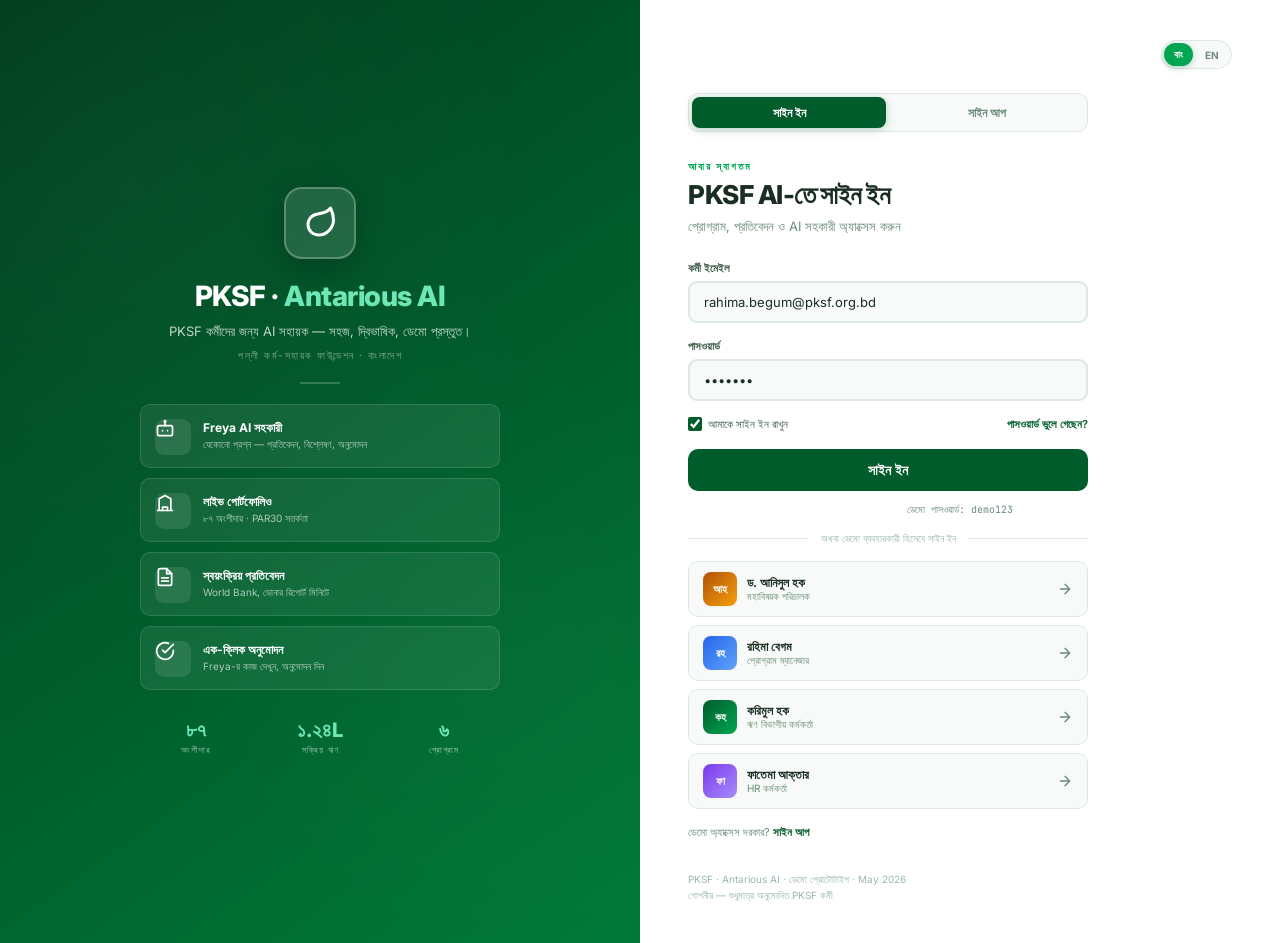
<file: cursor-prototype/index.html>
<!DOCTYPE html>
<html lang="bn" data-theme="light">
<head>
  <meta charset="UTF-8">
  <meta name="viewport" content="width=device-width, initial-scale=1">
  <title>PKSF · Antarious AI — সহজ সংস্করণ</title>
  <link rel="stylesheet" href="css/styles.css">
</head>
<body>

<!-- Auth: Login / Sign Up -->
<div id="auth-screen">
  <div class="auth-wrapper">
    <div class="auth-brand">
      <div class="auth-brand-logo" id="auth-brand-logo"></div>
      <div class="auth-brand-name">PKSF · <span>Antarious AI</span></div>
      <p class="auth-brand-tagline" id="auth-brand-tagline"></p>
      <p class="auth-brand-org" id="auth-brand-org"></p>
      <div class="auth-brand-divider"></div>
      <div class="auth-features">
        <div class="auth-feat"><span class="auth-feat-ic" id="auth-ic-freya"></span><div><strong id="auth-feat-freya"></strong><span id="auth-feat-freya-desc"></span></div></div>
        <div class="auth-feat"><span class="auth-feat-ic" id="auth-ic-portfolio"></span><div><strong id="auth-feat-portfolio"></strong><span id="auth-feat-portfolio-desc"></span></div></div>
        <div class="auth-feat"><span class="auth-feat-ic" id="auth-ic-reports"></span><div><strong id="auth-feat-reports"></strong><span id="auth-feat-reports-desc"></span></div></div>
        <div class="auth-feat"><span class="auth-feat-ic" id="auth-ic-approve"></span><div><strong id="auth-feat-approve"></strong><span id="auth-feat-approve-desc"></span></div></div>
      </div>
      <div class="auth-stats">
        <div><div class="auth-stat-val">৮৭</div><div class="auth-stat-lbl" id="auth-stat-partners-lbl"></div></div>
        <div><div class="auth-stat-val">১.২৪L</div><div class="auth-stat-lbl" id="auth-stat-loans-lbl"></div></div>
        <div><div class="auth-stat-val">৬</div><div class="auth-stat-lbl" id="auth-stat-programs-lbl"></div></div>
      </div>
    </div>

    <div class="auth-form-panel">
      <div class="auth-form-top">
        <div class="lang-toggle" id="auth-lang-toggle" title="">
          <button type="button" class="lang-btn on" data-lang="bn" onclick="Auth.setLang('bn')">বাং</button>
          <button type="button" class="lang-btn" data-lang="en" onclick="Auth.setLang('en')">EN</button>
        </div>
      </div>

      <div class="auth-tabs">
        <button type="button" class="auth-tab on" id="auth-tab-login" onclick="Auth.setView('login')"></button>
        <button type="button" class="auth-tab" id="auth-tab-signup" onclick="Auth.setView('signup')"></button>
      </div>

      <div id="auth-login-panel">
        <div class="auth-hd">
          <div class="auth-welcome" id="auth-login-welcome"></div>
          <h1 class="auth-title" id="auth-login-title"></h1>
          <p class="auth-sub" id="auth-login-sub"></p>
        </div>
        <form id="login-form" class="auth-form">
          <div class="auth-field">
            <label class="auth-label" id="auth-label-email" for="login-email"></label>
            <input class="auth-input" type="email" id="login-email" value="rahima.begum@pksf.org.bd" autocomplete="username">
          </div>
          <div class="auth-field">
            <label class="auth-label" id="auth-label-password" for="login-pass"></label>
            <input class="auth-input" type="password" id="login-pass" value="demo123" autocomplete="current-password">
          </div>
          <div class="auth-row">
            <label class="auth-check"><input type="checkbox" id="auth-remember" checked><span id="auth-remember-label"></span></label>
            <button type="button" class="auth-link" id="auth-forgot" onclick="Auth.toast(t('toast.forgotDemo'), 'info', 'a')"></button>
          </div>
          <button type="submit" class="btn btn-pri btn-lg auth-submit" id="auth-signin-btn"></button>
        </form>
        <p class="auth-demo-hint" id="auth-demo-hint"></p>
        <div class="auth-divider"><span id="auth-or-demo"></span></div>
        <div class="auth-demo-list" id="auth-demo-list"></div>
        <p class="auth-switch-line"><span id="auth-switch-signup-text"></span> <button type="button" class="auth-link" id="auth-go-signup" onclick="Auth.setView('signup')"></button></p>
      </div>

      <div id="auth-signup-panel" class="is-hidden">
        <div class="auth-hd">
          <div class="auth-welcome" id="auth-signup-welcome"></div>
          <h1 class="auth-title" id="auth-signup-title"></h1>
          <p class="auth-sub" id="auth-signup-sub"></p>
        </div>
        <form id="signup-form" class="auth-form">
          <div class="auth-field">
            <label class="auth-label" id="auth-label-name" for="signup-name"></label>
            <input class="auth-input" type="text" id="signup-name" autocomplete="name">
          </div>
          <div class="auth-field">
            <label class="auth-label" id="auth-label-signup-email" for="signup-email"></label>
            <input class="auth-input" type="email" id="signup-email" autocomplete="email">
          </div>
          <div class="auth-field">
            <label class="auth-label" id="auth-label-role" for="signup-role"></label>
            <select class="auth-input auth-select" id="signup-role"></select>
          </div>
          <div class="auth-field">
            <label class="auth-label" id="auth-label-signup-pass" for="signup-pass"></label>
            <input class="auth-input" type="password" id="signup-pass" autocomplete="new-password">
          </div>
          <div class="auth-field">
            <label class="auth-label" id="auth-label-confirm" for="signup-pass2"></label>
            <input class="auth-input" type="password" id="signup-pass2" autocomplete="new-password">
          </div>
          <button type="submit" class="btn btn-pri btn-lg auth-submit" id="auth-signup-btn"></button>
        </form>
        <p class="auth-switch-line"><span id="auth-switch-login-text"></span> <button type="button" class="auth-link" id="auth-go-login" onclick="Auth.setView('login')"></button></p>
      </div>

      <div class="auth-footer">
        <div id="auth-footer-main"></div>
        <div id="auth-footer-note"></div>
      </div>
    </div>
  </div>
</div>

<div id="shell" class="is-hidden">
  <header id="topbar">
    <div class="tb-brand">
      <div class="tb-logo" id="tb-logo"></div>
      <div class="tb-brand-text">
        <div class="tb-brand-main">PKSF · Antarious</div>
        <div class="tb-brand-sub" id="brand-sub">AI সহায়ক প্ল্যাটফর্ম</div>
      </div>
    </div>

    <div class="tb-freya-bar" onclick="App.openFreya()" id="freya-bar" title="">
      <div class="tb-fa" id="tb-fa"></div>
      <div class="tb-fstatus" id="freya-status-text">
        <strong>Freya</strong> আপনার জন্য ৪টি কাজ প্রস্তুত করেছে — অনুমোদনের অপেক্ষায়
      </div>
      <div class="tb-fdot"></div>
    </div>

    <div class="tb-controls">
      <div class="lang-toggle" id="lang-toggle" title="">
        <button class="lang-btn on" data-lang="bn" onclick="App.setLang('bn', this)">বাং</button>
        <button class="lang-btn" data-lang="en" onclick="App.setLang('en', this)">EN</button>
      </div>
      <div class="mode-toggle" id="mode-toggle" title="">
        <button class="mode-btn" data-mode="manual" onclick="App.setMode('manual', this)" id="mode-manual">আমি করব</button>
        <button class="mode-btn on" data-mode="semi" onclick="App.setMode('semi', this)" id="mode-semi">AI প্রস্তাব</button>
        <button class="mode-btn" data-mode="full" onclick="App.setMode('full', this)" id="mode-full">AI স্বয়ং</button>
      </div>
      <button class="tb-icon-btn" id="theme-btn" onclick="App.toggleTheme()" title="থিম পরিবর্তন"></button>
      <button class="tb-icon-btn" id="notif-btn" onclick="App.nav('tasks')" title="বিজ্ঞপ্তি">
        <span class="tb-ndot"></span>
      </button>
      <div class="tb-user-wrap" id="user-wrap">
        <div class="tb-user" id="user-switcher" onclick="App.toggleRoleMenu(event)" title="">
          <div class="tb-av" id="user-av">রহ</div>
          <div>
            <div class="tb-uname" id="user-name">রহিমা বেগম</div>
            <div class="tb-urole" id="user-role">প্রোগ্রাম ম্যানেজার</div>
          </div>
          <span class="tb-user-chevron" id="user-chevron"></span>
        </div>
        <div class="role-menu" id="role-menu"></div>
      </div>
    </div>
  </header>

  <nav id="sidebar">
    <div class="sb-inner" id="nav-list"></div>
    <div class="sb-footer">
      <div class="sb-org">
        <div class="sb-org-av" id="sb-org-av"></div>
        <div>
          <div class="sb-org-name">PKSF</div>
          <div class="sb-org-type" id="org-type">পল্লী কর্ম-সহায়ক ফাউন্ডেশন</div>
        </div>
      </div>
    </div>
  </nav>

  <main id="content">
    <div class="content-area" id="main-content"></div>
  </main>
</div>

<!-- Output Modal -->
<div id="output-modal">
  <div class="output-box">
    <div class="ob-header">
      <div>
        <div class="ob-agent-label" id="ob-agent"></div>
        <div class="ob-title" id="ob-title"></div>
      </div>
      <button class="ob-close" onclick="App.closeOutput()" id="ob-close-btn"></button>
    </div>
    <div class="ob-body" id="ob-body"></div>
    <div class="ob-footer" id="ob-footer"></div>
  </div>
</div>

<!-- Freya Chat Panel -->
<aside id="freya-panel">
  <div class="fp-header">
    <div class="fp-avatar" id="fp-avatar"></div>
    <div>
      <div class="fp-name" id="fp-name">Freya — আপনার AI সহকারী</div>
      <div class="fp-status" id="fp-status"><span class="status-dot sd-g"></span> অনলাইন · বাংলা ও ইংরেজি বুঝে</div>
    </div>
    <button class="btn btn-sm btn-sec btn-icon-only" style="margin-left:auto" id="fp-close-btn" onclick="App.closeFreya()"></button>
  </div>
  <div class="fp-quick" id="fp-quick"></div>
  <div id="fp-msgs"></div>
  <div class="fp-input-area">
    <div class="fp-input-row">
      <input type="text" class="fp-input" id="fp-input" placeholder="" onkeydown="if(event.key==='Enter')App.fpSend()">
      <button class="btn btn-pri btn-sm" id="fp-send-btn" onclick="App.fpSend()">পাঠান</button>
    </div>
  </div>
</aside>

<!-- Welcome Modal -->
<div id="welcome-modal">
  <div class="welcome-box">
    <div class="welcome-box-ic" id="welcome-ic"></div>
    <h2 id="welcome-title">PKSF Antarious AI-তে স্বাগতম</h2>
    <p id="welcome-body">এটি একটি <strong>সহজ সংস্করণ</strong> — কোনো প্রযুক্তি জানার দরকার নেই। Freya AI আপনার কাজ প্রস্তুত করবে, আপনি শুধু <strong>দেখুন, তারপর অনুমোদন দিন</strong>।</p>
    <button class="btn btn-pri btn-lg" id="welcome-start-btn" onclick="App.closeWelcome()">শুরু করুন</button>
  </div>
</div>

<!-- Action Modal (download / email / sources / preview) -->
<div id="action-modal">
  <div class="action-box">
    <div class="action-header">
      <div>
        <div class="action-label" id="action-label"></div>
        <div class="action-title" id="action-title"></div>
      </div>
      <button class="ob-close" id="action-close-btn" onclick="App.closeActionModal()"></button>
    </div>
    <div class="action-body" id="action-body"></div>
    <div class="action-footer" id="action-footer"></div>
  </div>
</div>

<div id="toast-container"></div>

<script src="js/icons.js"></script>
<script src="js/i18n.js"></script>
<script src="js/data.js"></script>
<script src="js/screens.js"></script>
<script src="js/app.js"></script>
<script src="js/auth.js"></script>
<script>
document.addEventListener('DOMContentLoaded', function() {
  document.getElementById('auth-brand-logo').innerHTML = Icons.i('leaf', 36, 'icon-white');
  document.getElementById('auth-ic-freya').innerHTML = Icons.i('bot', 20, 'icon-white');
  document.getElementById('auth-ic-portfolio').innerHTML = Icons.i('bank', 20, 'icon-white');
  document.getElementById('auth-ic-reports').innerHTML = Icons.i('file-text', 20, 'icon-white');
  document.getElementById('auth-ic-approve').innerHTML = Icons.i('check-circle', 20, 'icon-white');
  Auth.init();
});
</script>
</body>
</html>
</file>
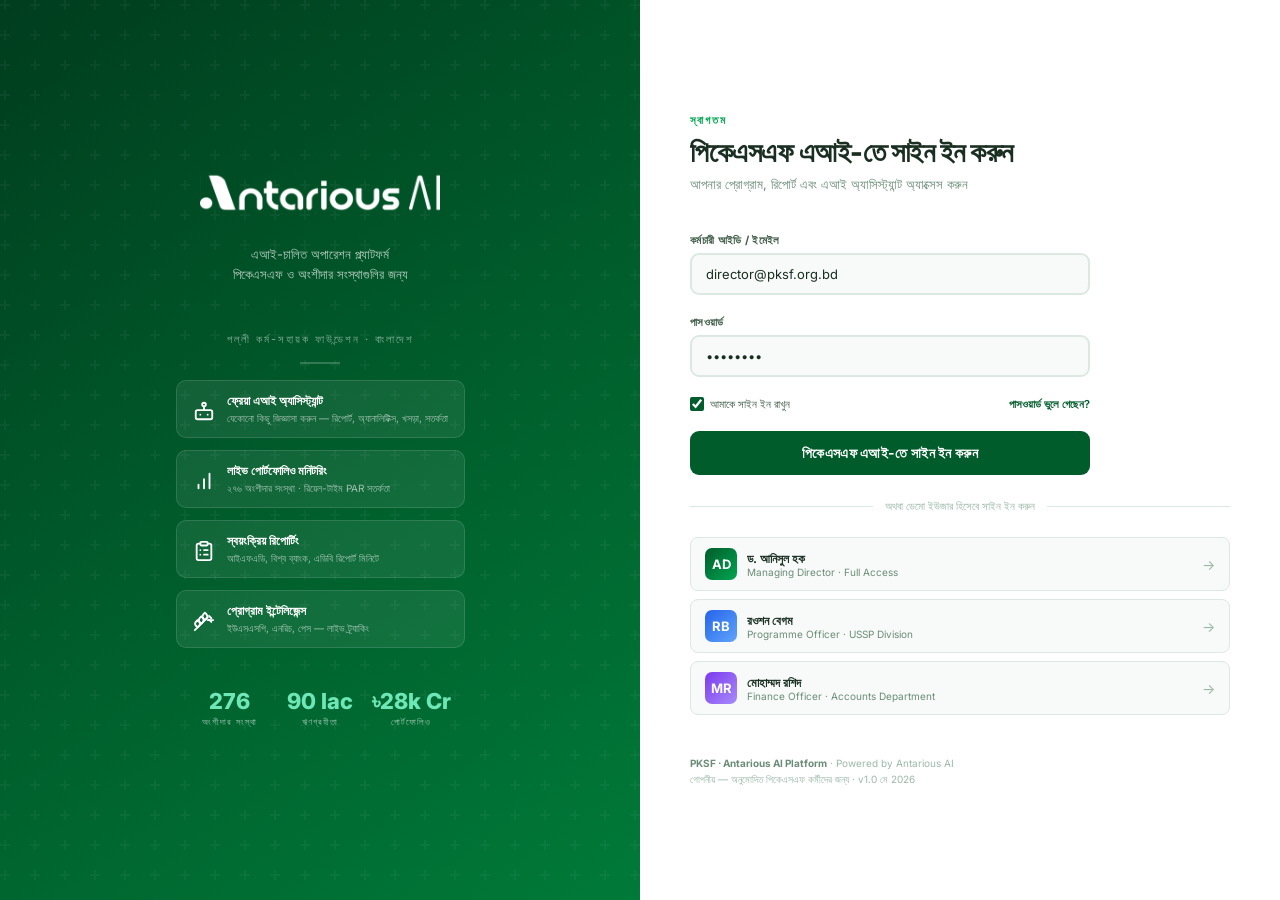
<file: prototype/index.html>
<!DOCTYPE html>
<html lang="en" data-theme="light">
<head>
<meta charset="UTF-8">
<meta name="viewport" content="width=device-width,initial-scale=1">
<title>PKSF · Antarious AI — Login</title>
<link rel="stylesheet" href="css/styles.css">
<style>
body { margin: 0; min-height: 100vh; background: var(--bg); display: flex; align-items: center; justify-content: center; }

.login-wrapper {
  display: grid;
  grid-template-columns: 1fr 1fr;
  min-height: 100vh;
  width: 100%;
}

/* Left panel — branding */
.login-brand {
  background: linear-gradient(145deg, #003d1e 0%, #005C2B 50%, #007A38 100%);
  display: flex; flex-direction: column;
  justify-content: center; align-items: center;
  padding: 60px 40px; text-align: center;
  position: relative; overflow: hidden;
}
.login-brand::before {
  content: '';
  position: absolute; inset: 0;
  background: url("data:image/svg+xml,%3Csvg width='60' height='60' viewBox='0 0 60 60' xmlns='http://www.w3.org/2000/svg'%3E%3Cg fill='none' fill-rule='evenodd'%3E%3Cg fill='%23ffffff' fill-opacity='0.04'%3E%3Cpath d='M36 34v-4h-2v4h-4v2h4v4h2v-4h4v-2h-4zm0-30V0h-2v4h-4v2h4v4h2V6h4V4h-4zM6 34v-4H4v4H0v2h4v4h2v-4h4v-2H6zM6 4V0H4v4H0v2h4v4h2V6h4V4H6z'/%3E%3C/g%3E%3C/g%3E%3C/svg%3E");
}
.brand-logo {
  width: 80px; height: 80px; border-radius: 20px;
  background: rgba(255,255,255,.15);
  border: 2px solid rgba(255,255,255,.3);
  display: flex; align-items: center; justify-content: center;
  font-size: 40px; margin-bottom: 24px;
  box-shadow: 0 8px 32px rgba(0,0,0,.3);
}
.brand-name {
  font-size: 32px; font-weight: 800; color: #fff;
  letter-spacing: -1px; margin-bottom: 4px;
}
.brand-name span { color: #6ee7b7; }
.brand-tagline {
  font-size: 13px; color: rgba(255,255,255,.7);
  margin-bottom: 40px; line-height: 1.5;
}
.brand-org {
  font-size: 11px; color: rgba(255,255,255,.5);
  letter-spacing: 2px; text-transform: uppercase;
  margin-top: 8px;
}
.brand-divider { width: 40px; height: 2px; background: rgba(255,255,255,.2); margin: 16px auto; }

.brand-features { display: flex; flex-direction: column; gap: 12px; max-width: 360px; margin-bottom: 40px; }
.bf-item {
  display: flex; align-items: center; gap: 12px;
  background: rgba(255,255,255,.07);
  border: 1px solid rgba(255,255,255,.12);
  border-radius: 10px; padding: 12px 16px; text-align: left;
}
.bf-ic { font-size: 20px; flex-shrink: 0; }
.bf-text strong { display: block; font-size: 12px; font-weight: 700; color: #fff; }
.bf-text span   { font-size: 10px; color: rgba(255,255,255,.6); }

.brand-stats {
  display: grid; grid-template-columns: repeat(3,1fr);
  gap: 12px; max-width: 360px;
}
.bs-item { text-align: center; }
.bs-val  { font-size: 22px; font-weight: 800; color: #6ee7b7; }
.bs-lbl  { font-size: 9px; color: rgba(255,255,255,.6); text-transform: uppercase; letter-spacing: 1px; margin-top: 2px; }

/* Right panel — form */
.login-form-panel {
  display: flex; flex-direction: column;
  justify-content: center; padding: 60px 50px;
  background: var(--card);
}
.lf-header { margin-bottom: 40px; }
.lf-welcome { font-size: 11px; font-weight: 600; color: var(--acc); letter-spacing: 2px; text-transform: uppercase; margin-bottom: 8px; }
.lf-title   { font-size: 28px; font-weight: 800; color: var(--tx); letter-spacing: -.5px; margin-bottom: 6px; }
.lf-sub     { font-size: 13px; color: var(--tx3); }

.lf-form { max-width: 400px; }
.lf-group { margin-bottom: 20px; }
.lf-label {
  display: block; font-size: 11px; font-weight: 700;
  color: var(--tx2); margin-bottom: 6px; letter-spacing: .3px;
}
.lf-input {
  width: 100%; padding: 11px 14px;
  border: 2px solid var(--border); border-radius: 9px;
  font-size: 13px; color: var(--tx); background: var(--card2);
  outline: none; transition: all .15s;
}
.lf-input:focus { border-color: var(--pri); background: var(--card); }
.lf-input::placeholder { color: var(--tx4); }

.lf-row { display: flex; align-items: center; justify-content: space-between; margin-bottom: 20px; }
.lf-check { display: flex; align-items: center; gap: 6px; font-size: 11px; color: var(--tx2); cursor: pointer; }
.lf-check input { width: 14px; height: 14px; accent-color: var(--pri); }
.lf-forgot { font-size: 11px; color: var(--pri); font-weight: 600; cursor: pointer; }
.lf-forgot:hover { text-decoration: underline; }

.lf-submit {
  width: 100%; padding: 13px;
  background: var(--pri); color: #fff;
  border: none; border-radius: 9px;
  font-size: 14px; font-weight: 700;
  cursor: pointer; transition: all .2s; letter-spacing: .3px;
}
.lf-submit:hover { background: var(--pri2); box-shadow: 0 6px 20px rgba(0,92,43,.35); transform: translateY(-1px); }

.lf-divider { display: flex; align-items: center; gap: 12px; margin: 24px 0; }
.lf-div-line { flex: 1; height: 1px; background: var(--border); }
.lf-div-text { font-size: 11px; color: var(--tx4); }

.demo-accounts { display: flex; flex-direction: column; gap: 8px; }
.demo-account {
  display: flex; align-items: center; gap: 10px;
  padding: 10px 14px; border: 1px solid var(--border);
  border-radius: 8px; cursor: pointer; transition: all .15s;
  background: var(--card2);
}
.demo-account:hover { border-color: var(--pri); background: rgba(0,92,43,.04); }
.da-av {
  width: 32px; height: 32px; border-radius: 7px;
  display: flex; align-items: center; justify-content: center;
  font-size: 13px; font-weight: 700; color: #fff;
  flex-shrink: 0;
}
.da-name { font-size: 12px; font-weight: 700; color: var(--tx); }
.da-role { font-size: 10px; color: var(--tx3); }
.da-arrow { margin-left: auto; font-size: 14px; color: var(--tx4); }

.lf-footer { margin-top: 40px; font-size: 10px; color: var(--tx4); line-height: 1.6; }
.lf-footer strong { color: var(--tx3); }

@media(max-width: 900px) {
  .login-wrapper { grid-template-columns: 1fr; }
  .login-brand { display: none; }
}
</style>
</head>
<body>
<div class="login-wrapper">

  <!-- BRAND PANEL -->
  <div class="login-brand">
    <img class="brand-logo-img" src="assets/antarious-logo.svg" alt="Antarious">
    <div class="brand-tagline">AI-Powered Operations Platform<br>for PKSF &amp; Partner Organizations</div>
    <div class="brand-org">Palli Karma-Sahayak Foundation · Bangladesh</div>
    <div class="brand-divider"></div>

    <div class="brand-features">
      <div class="bf-item">
        <div class="bf-ic">🤖</div>
        <div class="bf-text">
          <strong>Freya AI Assistant</strong>
          <span>Ask anything — reports, analytics, drafts, alerts</span>
        </div>
      </div>
      <div class="bf-item">
        <div class="bf-ic">📊</div>
        <div class="bf-text">
          <strong>Live Portfolio Monitoring</strong>
          <span>276 Partner Orgs · Real-time PAR alerts</span>
        </div>
      </div>
      <div class="bf-item">
        <div class="bf-ic">📋</div>
        <div class="bf-text">
          <strong>Automated Reporting</strong>
          <span>IFAD, World Bank, ADB reports in minutes</span>
        </div>
      </div>
      <div class="bf-item">
        <div class="bf-ic">🌾</div>
        <div class="bf-text">
          <strong>Programme Intelligence</strong>
          <span>USSP, ENRICH, PACE — live tracking</span>
        </div>
      </div>
    </div>

    <div class="brand-stats">
      <div class="bs-item"><div class="bs-val">276</div><div class="bs-lbl">Partner Orgs</div></div>
      <div class="bs-item"><div class="bs-val">90 lac</div><div class="bs-lbl">Borrowers</div></div>
      <div class="bs-item"><div class="bs-val">৳28k Cr</div><div class="bs-lbl">Portfolio</div></div>
    </div>
  </div>

  <!-- FORM PANEL -->
  <div class="login-form-panel">
    <div class="lf-header">
      <div class="lf-welcome">Welcome Back</div>
      <div class="lf-title">Sign in to PKSF AI</div>
      <div class="lf-sub">Access your programmes, reports, and AI assistant</div>
    </div>

    <div class="lf-form">
      <div class="lf-group">
        <label class="lf-label">Employee ID / Email</label>
        <input class="lf-input" type="text" placeholder="e.g. emp001@pksf.org.bd" id="login-email" value="director@pksf.org.bd">
      </div>
      <div class="lf-group">
        <label class="lf-label">Password</label>
        <input class="lf-input" type="password" placeholder="Enter your password" id="login-pass" value="••••••••">
      </div>
      <div class="lf-row">
        <label class="lf-check"><input type="checkbox" checked> Keep me signed in</label>
        <span class="lf-forgot">Forgot password?</span>
      </div>
      <button class="lf-submit" onclick="doLogin()">Sign In to PKSF AI</button>
    </div>

    <div class="lf-divider">
      <div class="lf-div-line"></div>
      <div class="lf-div-text">or sign in as a demo user</div>
      <div class="lf-div-line"></div>
    </div>

    <div class="demo-accounts">
      <div class="demo-account" onclick="loginAs('director')">
        <div class="da-av" style="background:linear-gradient(135deg,#005C2B,#00A651)">AD</div>
        <div><div class="da-name">Dr. Anisul Haque</div><div class="da-role">Managing Director · Full Access</div></div>
        <div class="da-arrow">→</div>
      </div>
      <div class="demo-account" onclick="loginAs('programme')">
        <div class="da-av" style="background:linear-gradient(135deg,#2563eb,#60a5fa)">RB</div>
        <div><div class="da-name">Rowshan Begum</div><div class="da-role">Programme Officer · USSP Division</div></div>
        <div class="da-arrow">→</div>
      </div>
      <div class="demo-account" onclick="loginAs('finance')">
        <div class="da-av" style="background:linear-gradient(135deg,#7c3aed,#a78bfa)">MR</div>
        <div><div class="da-name">Mohammad Rashid</div><div class="da-role">Finance Officer · Accounts Department</div></div>
        <div class="da-arrow">→</div>
      </div>
    </div>

    <div class="lf-footer">
      <strong>PKSF · Antarious AI Platform</strong> · Powered by Antarious AI<br>
      Confidential — Authorised PKSF Personnel Only · v1.0 May 2026
    </div>
  </div>

</div>

<div id="toast-container"></div>
<script src="js/icons.js"></script>
<script src="js/i18n.js"></script>
<script src="js/shared.js"></script>
<script>
function doLogin() {
  const email = document.getElementById('login-email').value;
  if (!email) { toast('Please enter your Employee ID or email', '⚠️', 'a'); return; }
  toast('Signing you in...', '🔐', 'g');
  setTimeout(() => { window.location.href = 'dashboard.html'; }, 1200);
}

function loginAs(role) {
  const names = { director: 'Dr. Anisul Haque', programme: 'Rowshan Begum', finance: 'Mohammad Rashid' };
  toast(`Signing in as ${names[role]}...`, '👤', 'g');
  setTimeout(() => { window.location.href = 'dashboard.html'; }, 1000);
}

// Allow Enter key on login
document.addEventListener('keydown', e => {
  if (e.key === 'Enter') doLogin();
});
</script>
</body>
</html>
</file>
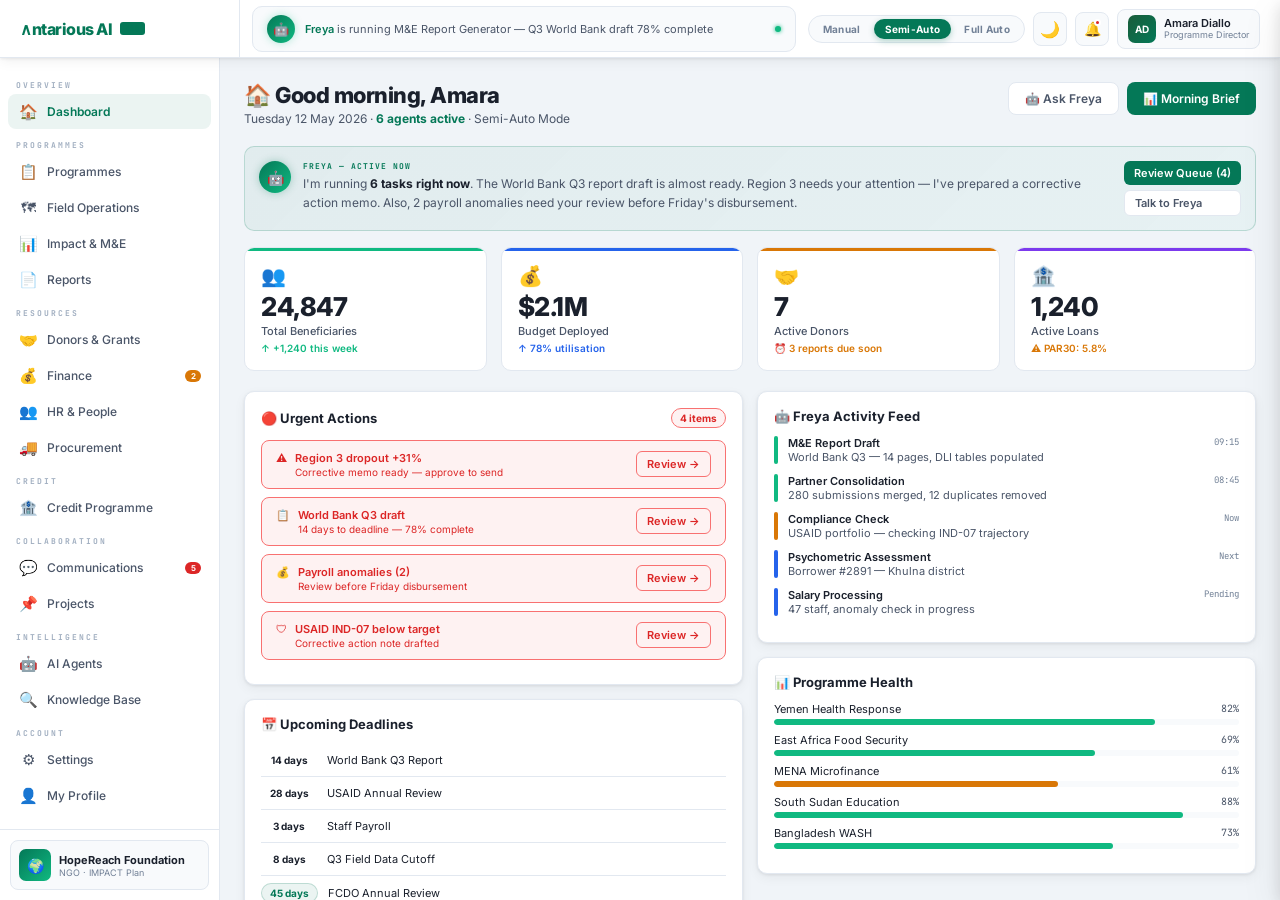
<file: antarious-ngo-v2(1).html>
<!DOCTYPE html>
<html lang="en" data-theme="light">
<head>
<meta charset="UTF-8"><meta name="viewport" content="width=device-width,initial-scale=1">
<title>Antarious AI — Development Sector Platform</title>
<link href="https://fonts.googleapis.com/css2?family=Inter:wght@300;400;500;600;700;800&family=JetBrains+Mono:wght@500;600;700&display=swap" rel="stylesheet">
<style>
*,*::before,*::after{box-sizing:border-box;margin:0;padding:0}
html,body{height:100%;font-family:'Inter',sans-serif;font-size:14px;overflow:hidden}
:root{
  --bg:#f0f4f8;--card:#fff;--card2:#f8fafc;--border:#e2e8f0;--border2:#cbd5e0;
  --tx:#1a202c;--tx2:#4a5568;--tx3:#718096;--tx4:#a0aec0;
  --pri:#047857;--pri2:#059669;--acc:#10b981;--acc2:#34d399;
  --am:#d97706;--ambg:#fffbeb;--ambdr:#fbbf24;
  --rd:#dc2626;--rdbg:#fef2f2;--rdbdr:#f87171;
  --bl:#2563eb;--blbg:#eff6ff;--blbdr:#60a5fa;
  --pu:#7c3aed;--pubg:#f5f3ff;
  --mono:'JetBrains Mono',monospace;
  --sh:0 1px 3px rgba(0,0,0,.08),0 4px 12px rgba(0,0,0,.05);
  --sh2:0 4px 16px rgba(0,0,0,.12),0 12px 40px rgba(0,0,0,.08);
  --r:10px;--rl:16px;
  --sbw:220px;--tbh:58px;
}
[data-theme="dark"]{
  --bg:#0a0f1c;--card:#0f1824;--card2:#131d2e;--border:rgba(255,255,255,.08);--border2:rgba(255,255,255,.13);
  --tx:#e2e8f0;--tx2:#94a3b8;--tx3:#64748b;--tx4:#475569;
  --pri:#10b981;--pri2:#34d399;--acc:#00d68f;--acc2:#6ee7b7;
  --ambg:rgba(245,158,11,.1);--ambdr:rgba(245,158,11,.3);
  --rdbg:rgba(239,68,68,.1);--rdbdr:rgba(239,68,68,.3);
  --blbg:rgba(37,99,235,.1);--blbdr:rgba(96,165,250,.3);
  --pubg:rgba(124,58,237,.1);
  --sh:0 2px 8px rgba(0,0,0,.3);--sh2:0 8px 32px rgba(0,0,0,.5);
}
::-webkit-scrollbar{width:5px;height:5px}
::-webkit-scrollbar-track{background:transparent}
::-webkit-scrollbar-thumb{background:var(--border2);border-radius:3px}
button{font-family:'Inter',sans-serif;cursor:pointer;transition:all .15s}
input,textarea,select{font-family:'Inter',sans-serif}

/* SHELL */
#shell{display:grid;grid-template-areas:"tb tb""sb main";grid-template-columns:var(--sbw) 1fr;grid-template-rows:var(--tbh) 1fr;height:100vh;overflow:hidden;background:var(--bg);color:var(--tx)}

/* TOP BAR */
#topbar{grid-area:tb;background:var(--card);border-bottom:1px solid var(--border);display:flex;align-items:center;padding:0 20px;gap:12px;z-index:100;box-shadow:var(--sh)}
.tb-brand{display:flex;align-items:center;gap:8px;font-size:16px;font-weight:800;color:var(--tx);letter-spacing:-.5px;width:var(--sbw);border-right:1px solid var(--border);height:100%;padding-right:20px;flex-shrink:0}
.tb-brand span{color:var(--pri)}
.tb-logo-badge{background:var(--pri);color:#fff;font-family:var(--mono);font-size:7px;font-weight:700;padding:2px 5px;border-radius:3px;letter-spacing:1px}
.tb-freya-bar{flex:1;display:flex;align-items:center;gap:10px;background:var(--card2);border:1px solid var(--border);border-radius:10px;padding:8px 14px;cursor:pointer;transition:all .15s}
.tb-freya-bar:hover{border-color:var(--acc)}
.tb-fa{width:28px;height:28px;border-radius:50%;background:linear-gradient(135deg,var(--pri),var(--acc));display:flex;align-items:center;justify-content:center;font-size:13px;flex-shrink:0;box-shadow:0 0 8px rgba(16,185,129,.3)}
.tb-fstatus{font-size:11px;color:var(--tx2);flex:1}
.tb-fstatus strong{color:var(--pri);font-weight:600}
.tb-fdot{width:6px;height:6px;border-radius:50%;background:var(--acc);box-shadow:0 0 4px var(--acc);animation:blink 2s infinite}
@keyframes blink{0%,100%{opacity:1}50%{opacity:.4}}
.tb-controls{display:flex;align-items:center;gap:8px;flex-shrink:0}
.mode-toggle{display:flex;background:var(--card2);border:1px solid var(--border);border-radius:25px;padding:3px;gap:2px}
.mode-btn{padding:4px 11px;border-radius:20px;font-size:10px;font-weight:700;border:none;background:transparent;color:var(--tx3);letter-spacing:.3px;transition:all .15s;white-space:nowrap}
.mode-btn.on{background:var(--pri);color:#fff;box-shadow:0 2px 6px rgba(4,120,87,.3)}
.tb-theme{width:34px;height:34px;border-radius:8px;background:var(--card2);border:1px solid var(--border);display:flex;align-items:center;justify-content:center;cursor:pointer;font-size:16px;transition:all .15s}
.tb-theme:hover{background:var(--card);border-color:var(--pri)}
.tb-notif{width:34px;height:34px;border-radius:8px;background:var(--card2);border:1px solid var(--border);display:flex;align-items:center;justify-content:center;cursor:pointer;font-size:14px;position:relative}
.tb-ndot{position:absolute;top:6px;right:7px;width:7px;height:7px;border-radius:50%;background:var(--rd);border:2px solid var(--card)}
.tb-usr{display:flex;align-items:center;gap:8px;padding:5px 10px;border-radius:8px;cursor:pointer;background:var(--card2);border:1px solid var(--border)}
.tb-av{width:28px;height:28px;border-radius:7px;background:linear-gradient(135deg,#1a5c3a,var(--pri));display:flex;align-items:center;justify-content:center;font-size:10px;font-weight:700;color:#fff}
.tb-uinfo{line-height:1.2}
.tb-un{font-size:11px;font-weight:600;color:var(--tx)}
.tb-uo{font-size:9px;color:var(--tx3)}

/* SIDEBAR */
#sidebar{grid-area:sb;background:var(--card);border-right:1px solid var(--border);display:flex;flex-direction:column;overflow:hidden}
.sb-inner{flex:1;overflow-y:auto;padding:12px 8px}
.sb-sec-label{font-family:var(--mono);font-size:8px;font-weight:700;color:var(--tx4);letter-spacing:2px;text-transform:uppercase;padding:10px 8px 4px}
.nav-item{display:flex;align-items:center;gap:9px;padding:8px 10px;border-radius:8px;cursor:pointer;transition:all .15s;margin-bottom:1px;color:var(--tx2);font-size:12px;font-weight:500}
.nav-item:hover{background:var(--card2);color:var(--tx)}
.nav-item.on{background:rgba(4,120,87,.08);color:var(--pri);font-weight:600}
[data-theme="dark"] .nav-item.on{background:rgba(16,185,129,.1)}
.nav-ic{font-size:15px;width:20px;text-align:center;flex-shrink:0}
.nav-badge{margin-left:auto;background:var(--rd);color:#fff;font-size:9px;font-weight:700;border-radius:8px;padding:1px 5px;min-width:16px;text-align:center}
.nav-badge-g{background:var(--pri)}
.nav-badge-a{background:var(--am)}
.sb-footer{padding:10px;border-top:1px solid var(--border);flex-shrink:0}
.sb-org{display:flex;align-items:center;gap:8px;padding:8px;border-radius:8px;background:var(--card2);border:1px solid var(--border)}
.sb-org-av{width:32px;height:32px;border-radius:7px;background:linear-gradient(135deg,var(--pri),var(--acc));display:flex;align-items:center;justify-content:center;font-size:14px}
.sb-on{font-size:11px;font-weight:700;color:var(--tx)}
.sb-ot{font-size:9px;color:var(--tx3)}

/* MAIN */
#content{grid-area:main;overflow:hidden;display:flex;flex-direction:column}
.content-area{flex:1;overflow-y:auto;padding:24px;background:var(--bg)}

/* CARDS */
.card{background:var(--card);border:1px solid var(--border);border-radius:var(--r);padding:16px;box-shadow:var(--sh)}
.card-lg{border-radius:var(--rl);padding:20px}
.card-hover{transition:all .2s;cursor:pointer}
.card-hover:hover{box-shadow:var(--sh2);transform:translateY(-2px)}

/* PAGE HEADER */
.page-hd{display:flex;align-items:flex-start;justify-content:space-between;margin-bottom:20px;flex-wrap:wrap;gap:12px}
.page-title{font-size:22px;font-weight:800;color:var(--tx);letter-spacing:-.5px}
.page-sub{font-size:12px;color:var(--tx2);margin-top:3px}
.page-sub strong{color:var(--pri)}
.page-acts{display:flex;gap:8px;flex-wrap:wrap}

/* BUTTONS */
.btn{padding:8px 16px;border-radius:8px;font-size:12px;font-weight:600;border:none;display:flex;align-items:center;gap:6px;white-space:nowrap}
.btn-pri{background:var(--pri);color:#fff}
.btn-pri:hover{background:var(--pri2)}
.btn-sec{background:var(--card);border:1px solid var(--border);color:var(--tx2)}
.btn-sec:hover{background:var(--card2);color:var(--tx);border-color:var(--border2)}
.btn-acc{background:var(--acc);color:#fff}
.btn-acc:hover{background:var(--acc2)}
.btn-warn{background:var(--ambg);color:var(--am);border:1px solid var(--ambdr)}
.btn-warn:hover{background:#fef3c7}
.btn-danger{background:var(--rdbg);color:var(--rd);border:1px solid var(--rdbdr)}
.btn-sm{padding:5px 10px;font-size:11px;border-radius:6px}
.btn-icon{width:32px;height:32px;border-radius:7px;background:var(--card2);border:1px solid var(--border);display:flex;align-items:center;justify-content:center;cursor:pointer;font-size:14px}
.btn-icon:hover{background:var(--pri);color:#fff;border-color:var(--pri)}

/* GRIDS */
.grid-2{display:grid;grid-template-columns:repeat(2,1fr);gap:14px}
.grid-3{display:grid;grid-template-columns:repeat(3,1fr);gap:14px}
.grid-4{display:grid;grid-template-columns:repeat(4,1fr);gap:14px}
.grid-auto{display:grid;grid-template-columns:repeat(auto-fill,minmax(280px,1fr));gap:14px}

/* STAT CARDS */
.stat-card{background:var(--card);border:1px solid var(--border);border-radius:var(--r);padding:16px;position:relative;overflow:hidden}
.stat-card::before{content:'';position:absolute;top:0;left:0;right:0;height:3px;background:var(--acc)}
.stat-ic{font-size:20px;margin-bottom:6px}
.stat-val{font-size:26px;font-weight:800;color:var(--tx);letter-spacing:-.5px;line-height:1}
.stat-label{font-size:11px;color:var(--tx2);margin-top:4px;font-weight:500}
.stat-change{font-size:10px;font-weight:600;margin-top:4px;display:flex;align-items:center;gap:3px}
.chg-up{color:var(--acc)}.chg-dn{color:var(--rd)}.chg-nt{color:var(--am)}

/* BADGES */
.badge{display:inline-flex;align-items:center;gap:3px;font-size:10px;font-weight:700;padding:3px 8px;border-radius:20px;white-space:nowrap}
.badge-g{background:rgba(4,120,87,.08);color:var(--pri);border:1px solid rgba(4,120,87,.2)}
.badge-a{background:var(--ambg);color:var(--am);border:1px solid var(--ambdr)}
.badge-r{background:var(--rdbg);color:var(--rd);border:1px solid var(--rdbdr)}
.badge-b{background:var(--blbg);color:var(--bl);border:1px solid var(--blbdr)}
.badge-p{background:var(--pubg);color:var(--pu)}
.badge-dot::before{content:'';display:inline-block;width:5px;height:5px;border-radius:50%;background:currentColor}
[data-theme="dark"] .badge-g{background:rgba(16,185,129,.1);border-color:rgba(16,185,129,.25)}

/* TAGS */
.tag{font-size:9px;font-weight:600;padding:2px 7px;border-radius:4px;background:var(--card2);border:1px solid var(--border);color:var(--tx2)}

/* TABLES */
.data-table{width:100%;border-collapse:collapse;font-size:12px}
.data-table th{text-align:left;padding:9px 14px;font-family:var(--mono);font-size:9px;font-weight:700;color:var(--tx3);letter-spacing:1px;text-transform:uppercase;border-bottom:2px solid var(--border);background:var(--card2)}
.data-table td{padding:10px 14px;border-bottom:1px solid var(--border);color:var(--tx2)}
.data-table tr:last-child td{border-bottom:none}
.data-table tr:hover td{background:var(--card2)}
.data-table td:first-child{font-weight:600;color:var(--tx)}

/* PROGRESS BARS */
.prog-bar{height:6px;background:var(--card2);border-radius:3px;overflow:hidden}
.prog-fill{height:100%;border-radius:3px;background:var(--acc);transition:width .5s}
.prog-fill-am{background:var(--am)}
.prog-fill-rd{background:var(--rd)}

/* FREYA INSIGHT BOX */
.freya-box{background:linear-gradient(135deg,rgba(4,120,87,.06),rgba(16,185,129,.04));border:1px solid rgba(4,120,87,.2);border-radius:10px;padding:14px;display:flex;align-items:flex-start;gap:12px;margin-bottom:16px}
[data-theme="dark"] .freya-box{background:rgba(16,185,129,.05);border-color:rgba(16,185,129,.2)}
.freya-box-ic{width:32px;height:32px;border-radius:50%;background:linear-gradient(135deg,var(--pri),var(--acc));display:flex;align-items:center;justify-content:center;font-size:14px;flex-shrink:0;box-shadow:0 0 8px rgba(4,120,87,.3)}
.freya-box-label{font-family:var(--mono);font-size:8px;font-weight:700;color:var(--pri);letter-spacing:1px;text-transform:uppercase;margin-bottom:3px}
.freya-box-text{font-size:12px;color:var(--tx2);line-height:1.6}
.freya-box-text strong{color:var(--tx)}
.freya-box-acts{margin-left:auto;display:flex;flex-direction:column;gap:5px;flex-shrink:0}

/* ALERT BOXES */
.alert{padding:10px 14px;border-radius:8px;font-size:11px;display:flex;align-items:flex-start;gap:8px;margin-bottom:8px}
.alert-r{background:var(--rdbg);border:1px solid var(--rdbdr);color:var(--rd)}
.alert-a{background:var(--ambg);border:1px solid var(--ambdr);color:#92400e}
.alert-g{background:rgba(4,120,87,.06);border:1px solid rgba(4,120,87,.2);color:var(--pri)}
.alert-b{background:var(--blbg);border:1px solid var(--blbdr);color:var(--bl)}

/* OUTPUT MODAL */
#output-modal{position:fixed;inset:0;background:rgba(0,0,0,.5);z-index:1000;display:none;align-items:center;justify-content:center;backdrop-filter:blur(4px)}
#output-modal.open{display:flex}
.output-box{background:var(--card);border-radius:var(--rl);width:90%;max-width:800px;max-height:90vh;display:flex;flex-direction:column;box-shadow:var(--sh2);overflow:hidden}
.ob-header{padding:16px 20px;border-bottom:1px solid var(--border);display:flex;align-items:center;gap:10px}
.ob-agent-label{font-family:var(--mono);font-size:9px;font-weight:700;color:var(--tx3);text-transform:uppercase;letter-spacing:1px}
.ob-title{font-size:15px;font-weight:800;color:var(--tx);margin-top:2px}
.ob-close{margin-left:auto;width:30px;height:30px;border-radius:6px;background:var(--card2);border:1px solid var(--border);display:flex;align-items:center;justify-content:center;cursor:pointer;font-size:16px;flex-shrink:0}
.ob-body{flex:1;overflow-y:auto;padding:20px}
.ob-footer{padding:12px 20px;border-top:1px solid var(--border);display:flex;gap:8px;flex-wrap:wrap}
/* Output stats row */
.out-stats{display:grid;grid-template-columns:repeat(3,1fr);gap:12px;margin-bottom:16px}
.out-stat{background:var(--card2);border:1px solid var(--border);border-radius:8px;padding:12px;text-align:center}
.out-stat-val{font-size:22px;font-weight:800;color:var(--pri);line-height:1}
.out-stat-val.red{color:var(--rd)}.out-stat-val.am{color:var(--am)}
.out-stat-lbl{font-size:10px;color:var(--tx2);margin-top:3px;font-weight:500}
.out-stat-sub{font-size:9px;color:var(--tx3);margin-top:1px}
/* Output finding box */
.out-finding{background:rgba(4,120,87,.04);border:1.5px solid rgba(4,120,87,.15);border-radius:8px;padding:14px;margin-bottom:12px}
[data-theme="dark"] .out-finding{background:rgba(16,185,129,.04);border-color:rgba(16,185,129,.15)}
.out-finding-header{display:flex;align-items:center;gap:8px;margin-bottom:8px;font-size:10px;color:var(--tx3)}
.out-finding-header strong{font-weight:600}
.out-quote{font-size:12px;color:var(--tx);font-style:italic;line-height:1.6}
/* Output item rows */
.out-item{display:flex;align-items:flex-start;gap:10px;padding:9px 12px;border-radius:7px;margin-bottom:6px;border:1px solid var(--border);background:var(--card2);font-size:11px;color:var(--tx2)}
.out-item-ic{flex-shrink:0;font-size:13px}
.out-item strong{color:var(--tx);display:block;margin-bottom:1px}

/* DOCUMENT VIEW (Word-like) */
.doc-view{background:#fff;border:1px solid var(--border);border-radius:8px;padding:32px;font-family:'Times New Roman',serif;color:#1a1a2e;line-height:1.7;font-size:12px}
.doc-header{background:#047857;color:#fff;padding:20px 24px;border-radius:4px;margin-bottom:24px}
.doc-org{font-size:9px;letter-spacing:2px;text-transform:uppercase;opacity:.8;margin-bottom:4px}
.doc-title{font-size:18px;font-weight:700;margin-bottom:8px;line-height:1.2}
.doc-meta{display:grid;grid-template-columns:1fr 1fr;gap:4px;font-size:10px;opacity:.9}
.doc-warning{background:#1e3a5f;color:#fff;padding:6px 24px;font-size:9px;font-family:'JetBrains Mono',monospace;letter-spacing:2px;text-transform:uppercase;margin-bottom:20px;border-radius:3px}
.doc-section{margin-bottom:16px}
.doc-section h2{font-size:12px;font-weight:700;color:var(--pri);text-transform:uppercase;letter-spacing:1px;border-bottom:2px solid var(--pri);padding-bottom:4px;margin-bottom:8px}
.doc-section p{margin-bottom:8px;text-align:justify}
.doc-section ol,.doc-section ul{padding-left:20px}
.doc-section li{margin-bottom:4px}

/* SPREADSHEET VIEW */
.sheet-view{overflow-x:auto}
.sheet{border-collapse:collapse;font-size:11px;min-width:100%}
.sheet th{background:#047857;color:#fff;padding:7px 12px;text-align:center;font-weight:600;white-space:nowrap;border:1px solid rgba(255,255,255,.2)}
.sheet td{padding:6px 12px;border:1px solid var(--border);white-space:nowrap}
.sheet tr:nth-child(even) td{background:var(--card2)}
.sheet tr:hover td{background:rgba(4,120,87,.04)}
.sheet .total td{background:rgba(4,120,87,.08);font-weight:700}
.sheet .highlight td{background:rgba(220,38,38,.06);color:var(--rd)}

/* COMMUNICATIONS - SLACK LIKE */
.comms-layout{display:grid;grid-template-columns:200px 1fr 220px;height:100%;overflow:hidden}
.comms-channels{border-right:1px solid var(--border);overflow-y:auto;padding:12px 8px}
.channel-sec{font-family:var(--mono);font-size:8px;font-weight:700;color:var(--tx4);letter-spacing:2px;text-transform:uppercase;padding:8px 8px 3px}
.channel-item{display:flex;align-items:center;gap:7px;padding:6px 8px;border-radius:6px;cursor:pointer;font-size:12px;color:var(--tx2);transition:all .15s;margin-bottom:1px}
.channel-item:hover{background:var(--card2);color:var(--tx)}
.channel-item.on{background:rgba(4,120,87,.08);color:var(--pri);font-weight:600}
.channel-unread{margin-left:auto;background:var(--rd);color:#fff;font-size:9px;font-weight:700;border-radius:8px;padding:1px 5px;min-width:16px;text-align:center}
.comms-main{display:flex;flex-direction:column;overflow:hidden}
.comms-header{padding:12px 16px;border-bottom:1px solid var(--border);display:flex;align-items:center;gap:10px;flex-shrink:0}
.comms-msgs{flex:1;overflow-y:auto;padding:14px 16px;display:flex;flex-direction:column;gap:12px}
.msg-group{display:flex;gap:10px}
.msg-av{width:32px;height:32px;border-radius:8px;display:flex;align-items:center;justify-content:center;font-size:12px;font-weight:700;color:#fff;flex-shrink:0}
.msg-body{flex:1}
.msg-header{display:flex;align-items:center;gap:8px;margin-bottom:3px}
.msg-name{font-size:12px;font-weight:700;color:var(--tx)}
.msg-time{font-size:10px;color:var(--tx3)}
.msg-ai-badge{font-family:var(--mono);font-size:7px;font-weight:700;background:rgba(4,120,87,.1);color:var(--pri);padding:1px 5px;border-radius:3px}
.msg-text{font-size:12px;color:var(--tx2);line-height:1.6}
.msg-attachment{margin-top:6px;border:1px solid var(--border);border-radius:7px;padding:8px 12px;display:flex;align-items:center;gap:8px;background:var(--card2);cursor:pointer}
.msg-att-ic{font-size:18px}
.msg-att-name{font-size:11px;font-weight:600;color:var(--tx)}
.msg-att-size{font-size:10px;color:var(--tx3)}
.msg-reactions{display:flex;gap:5px;margin-top:5px}
.msg-reaction{font-size:11px;background:var(--card2);border:1px solid var(--border);border-radius:12px;padding:2px 7px;cursor:pointer}
.comms-input{padding:10px 14px;border-top:1px solid var(--border);flex-shrink:0}
.msg-input-area{border:1px solid var(--border2);border-radius:10px;padding:8px 12px;display:flex;align-items:center;gap:8px}
.msg-input{flex:1;border:none;background:transparent;font-size:12px;color:var(--tx);outline:none}
.msg-input::placeholder{color:var(--tx3)}
.comms-members{border-left:1px solid var(--border);overflow-y:auto;padding:12px 8px}
.member-item{display:flex;align-items:center;gap:7px;padding:5px 6px;border-radius:6px;margin-bottom:2px}
.member-av{width:24px;height:24px;border-radius:6px;display:flex;align-items:center;justify-content:center;font-size:10px;font-weight:700;color:#fff;flex-shrink:0;position:relative}
.member-online{position:absolute;bottom:-1px;right:-1px;width:7px;height:7px;border-radius:50%;background:var(--acc);border:1.5px solid var(--card)}
.member-name{font-size:11px;color:var(--tx2)}
.member-role{font-size:9px;color:var(--tx3)}

/* PROJECTS - TRELLO LIKE */
.board-layout{display:flex;gap:16px;height:100%;overflow-x:auto;padding-bottom:8px}
.board-col{min-width:260px;max-width:260px;background:var(--card2);border-radius:10px;display:flex;flex-direction:column;max-height:100%}
.board-col-header{padding:12px 14px;display:flex;align-items:center;justify-content:space-between;flex-shrink:0}
.board-col-title{font-size:12px;font-weight:700;color:var(--tx);display:flex;align-items:center;gap:6px}
.board-col-count{background:var(--border2);color:var(--tx3);font-size:10px;font-weight:700;border-radius:10px;padding:1px 7px}
.board-col-body{padding:0 8px 8px;overflow-y:auto;flex:1;display:flex;flex-direction:column;gap:8px}
.board-card{background:var(--card);border:1px solid var(--border);border-radius:8px;padding:12px;cursor:pointer;transition:all .15s}
.board-card:hover{box-shadow:var(--sh2);border-color:var(--pri)}
.bc-labels{display:flex;gap:4px;margin-bottom:7px;flex-wrap:wrap}
.bc-label{height:4px;width:28px;border-radius:2px}
.bc-title{font-size:12px;font-weight:600;color:var(--tx);margin-bottom:7px;line-height:1.4}
.bc-desc{font-size:10px;color:var(--tx3);margin-bottom:8px;line-height:1.4}
.bc-footer{display:flex;align-items:center;justify-content:space-between}
.bc-assignees{display:flex;gap:-4px}
.bc-assignee{width:22px;height:22px;border-radius:50%;display:flex;align-items:center;justify-content:center;font-size:9px;font-weight:700;color:#fff;border:2px solid var(--card)}
.bc-due{font-size:9px;color:var(--tx3)}
.bc-due.overdue{color:var(--rd);font-weight:600}
.bc-meta{display:flex;align-items:center;gap:8px}
.bc-meta span{font-size:9px;color:var(--tx3)}

/* HR FEATURES */
.attendance-grid{display:grid;grid-template-columns:repeat(7,1fr);gap:4px}
.att-day{padding:4px;text-align:center;border-radius:5px;font-size:10px;cursor:pointer;transition:all .15s}
.att-day-hdr{font-family:var(--mono);font-size:8px;font-weight:700;color:var(--tx3);text-transform:uppercase;padding:4px;text-align:center}
.att-present{background:rgba(4,120,87,.1);color:var(--pri)}
.att-absent{background:var(--rdbg);color:var(--rd)}
.att-leave{background:var(--ambg);color:var(--am)}
.att-weekend{background:var(--card2);color:var(--tx4)}
.att-today{ring:2px;box-shadow:0 0 0 2px var(--pri);font-weight:700}

/* FINANCE */
.ledger-row{display:flex;align-items:center;gap:12px;padding:10px 0;border-bottom:1px solid var(--border);font-size:12px}
.ledger-row:last-child{border-bottom:none}
.lr-date{font-family:var(--mono);font-size:10px;color:var(--tx3);width:80px;flex-shrink:0}
.lr-desc{flex:1;color:var(--tx)}
.lr-cat{margin-left:auto}
.lr-amount{font-weight:700;text-align:right;min-width:80px}
.lr-dr{color:var(--rd)}.lr-cr{color:var(--pri)}

/* PROCUREMENT */
.proc-stage{display:flex;align-items:center;gap:0;margin-bottom:20px;overflow-x:auto}
.proc-step{display:flex;align-items:center}
.proc-step-inner{padding:8px 16px;background:var(--card2);border:1px solid var(--border);font-size:11px;font-weight:600;color:var(--tx2);text-align:center;white-space:nowrap}
.proc-step.done .proc-step-inner{background:rgba(4,120,87,.08);color:var(--pri);border-color:rgba(4,120,87,.2)}
.proc-step.active .proc-step-inner{background:var(--pri);color:#fff;border-color:var(--pri)}
.proc-step-arr{color:var(--border2);font-size:14px;flex-shrink:0}

/* MICROCREDIT */
.psych-chart{display:flex;justify-content:center;margin:16px 0}
.spider-label{font-size:9px;color:var(--tx3);text-anchor:middle;dominant-baseline:middle}
.credit-score-ring{width:120px;height:120px;border-radius:50%;border:8px solid var(--card2);border-top-color:var(--pri);border-right-color:var(--pri);border-bottom-color:var(--pri);display:flex;align-items:center;justify-content:center;flex-direction:column;position:relative}
.csr-val{font-size:24px;font-weight:800;color:var(--pri)}
.csr-lbl{font-size:9px;color:var(--tx3)}

/* TOAST */
#toast-container{position:fixed;bottom:24px;right:24px;z-index:2000;display:flex;flex-direction:column;gap:8px}
.toast{background:var(--card);border:1px solid var(--border);border-radius:10px;padding:12px 16px;box-shadow:var(--sh2);display:flex;align-items:center;gap:10px;max-width:320px;font-size:12px;animation:slideInRight .3s ease;color:var(--tx)}
.toast-g{border-left:3px solid var(--acc)}.toast-r{border-left:3px solid var(--rd)}.toast-a{border-left:3px solid var(--am)}
@keyframes slideInRight{from{opacity:0;transform:translateX(20px)}to{opacity:1;transform:translateX(0)}}
.toast-ic{font-size:18px;flex-shrink:0}

/* TABS */
.tabs{display:flex;border-bottom:1px solid var(--border);margin-bottom:16px;gap:2px}
.tab-item{padding:8px 14px;font-size:12px;font-weight:600;color:var(--tx2);cursor:pointer;border-bottom:2px solid transparent;transition:all .15s;border-radius:6px 6px 0 0}
.tab-item:hover{color:var(--tx);background:var(--card2)}
.tab-item.on{color:var(--pri);border-bottom-color:var(--pri)}

/* MISC */
.divider{height:1px;background:var(--border);margin:16px 0}
.empty-state{display:flex;flex-direction:column;align-items:center;justify-content:center;padding:48px;text-align:center;color:var(--tx3)}
.empty-state-ic{font-size:48px;margin-bottom:12px;opacity:.5}
.empty-state-title{font-size:14px;font-weight:600;color:var(--tx2);margin-bottom:4px}
.empty-state-desc{font-size:12px}
.search-bar{display:flex;align-items:center;gap:8px;background:var(--card);border:1px solid var(--border);border-radius:8px;padding:8px 12px;flex:1}
.search-bar input{border:none;background:transparent;flex:1;font-size:12px;color:var(--tx);outline:none}
.search-bar input::placeholder{color:var(--tx3)}
.avatar{width:36px;height:36px;border-radius:8px;display:flex;align-items:center;justify-content:center;font-size:13px;font-weight:700;color:#fff;flex-shrink:0}
.status-dot{width:8px;height:8px;border-radius:50%;display:inline-block}
.sd-g{background:var(--acc)}.sd-a{background:var(--am)}.sd-r{background:var(--rd)}.sd-gr{background:var(--tx4)}
.lbl{font-family:var(--mono);font-size:9px;font-weight:700;color:var(--tx3);letter-spacing:1.5px;text-transform:uppercase;margin-bottom:6px}

/* INTEGRATIONS */
.int-card{display:flex;align-items:center;gap:12px;padding:12px 14px;border-radius:8px;background:var(--card2);border:1px solid var(--border);margin-bottom:8px}
.int-logo{width:36px;height:36px;border-radius:7px;display:flex;align-items:center;justify-content:center;font-size:18px;flex-shrink:0}
.int-name{font-size:12px;font-weight:700;color:var(--tx)}
.int-desc{font-size:10px;color:var(--tx3)}
.int-toggle{margin-left:auto;width:36px;height:20px;border-radius:10px;cursor:pointer;position:relative;transition:background .2s}
.int-toggle.on{background:var(--pri)}
.int-toggle.off{background:var(--border2)}
.int-toggle::after{content:'';position:absolute;width:16px;height:16px;border-radius:50%;background:#fff;top:2px;transition:left .2s}
.int-toggle.on::after{left:18px}
.int-toggle.off::after{left:2px}

/* Responsive grid adjustments */
@media(max-width:1200px){.grid-4{grid-template-columns:repeat(2,1fr)}}
@media(max-width:900px){.grid-3{grid-template-columns:repeat(2,1fr)}}
</style>
</head>
<body>
<div id="shell">

<!-- TOP BAR -->
<div id="topbar">
  <div class="tb-brand">
    <span>∧ntarious <span>AI</span></span>
    <span class="tb-logo-badge">NGO</span>
  </div>
  <div class="tb-freya-bar" onclick="openFreya()">
    <div class="tb-fa">🤖</div>
    <div class="tb-fstatus" id="freya-status-text">
      <strong>Freya</strong> is running M&amp;E Report Generator — Q3 World Bank draft 78% complete
    </div>
    <div class="tb-fdot"></div>
  </div>
  <div class="tb-controls">
    <div class="mode-toggle">
      <button class="mode-btn" onclick="setMode('manual',this)">Manual</button>
      <button class="mode-btn on" onclick="setMode('semi',this)">Semi-Auto</button>
      <button class="mode-btn" onclick="setMode('full',this)">Full Auto</button>
    </div>
    <div class="tb-theme" onclick="toggleTheme()" title="Toggle dark/light mode" id="theme-btn">🌙</div>
    <div class="tb-notif" onclick="nav('notifications')"><span>🔔</span><div class="tb-ndot"></div></div>
    <div class="tb-usr" onclick="nav('profile')">
      <div class="tb-av">AD</div>
      <div class="tb-uinfo"><div class="tb-un">Amara Diallo</div><div class="tb-uo">Programme Director</div></div>
    </div>
  </div>
</div>

<!-- SIDEBAR -->
<div id="sidebar">
  <div class="sb-inner">
    <div class="sb-sec-label">Overview</div>
    <div class="nav-item on" id="ni-dashboard" onclick="nav('dashboard')"><span class="nav-ic">🏠</span>Dashboard</div>
    
    <div class="sb-sec-label">Programmes</div>
    <div class="nav-item" id="ni-programmes" onclick="nav('programmes')"><span class="nav-ic">📋</span>Programmes</div>
    <div class="nav-item" id="ni-field" onclick="nav('field')"><span class="nav-ic">🗺</span>Field Operations</div>
    <div class="nav-item" id="ni-impact" onclick="nav('impact')"><span class="nav-ic">📊</span>Impact &amp; M&E</div>
    <div class="nav-item" id="ni-reports" onclick="nav('reports')"><span class="nav-ic">📄</span>Reports</div>
    
    <div class="sb-sec-label">Resources</div>
    <div class="nav-item" id="ni-donors" onclick="nav('donors')"><span class="nav-ic">🤝</span>Donors &amp; Grants</div>
    <div class="nav-item" id="ni-finance" onclick="nav('finance')"><span class="nav-ic">💰</span>Finance <span class="nav-badge nav-badge-a" style="font-size:8px">2</span></div>
    <div class="nav-item" id="ni-hr" onclick="nav('hr')"><span class="nav-ic">👥</span>HR &amp; People</div>
    <div class="nav-item" id="ni-logistics" onclick="nav('logistics')"><span class="nav-ic">🚚</span>Procurement</div>
    
    <div class="sb-sec-label">Credit</div>
    <div class="nav-item" id="ni-microcredit" onclick="nav('microcredit')"><span class="nav-ic">🏦</span>Credit Programme</div>
    
    <div class="sb-sec-label">Collaboration</div>
    <div class="nav-item" id="ni-comms" onclick="nav('comms')"><span class="nav-ic">💬</span>Communications <span class="nav-badge" style="font-size:8px">5</span></div>
    <div class="nav-item" id="ni-projects" onclick="nav('projects')"><span class="nav-ic">📌</span>Projects</div>
    
    <div class="sb-sec-label">Intelligence</div>
    <div class="nav-item" id="ni-agents" onclick="nav('agents')"><span class="nav-ic">🤖</span>AI Agents</div>
    <div class="nav-item" id="ni-knowledge" onclick="nav('knowledge')"><span class="nav-ic">🔍</span>Knowledge Base</div>
    
    <div class="sb-sec-label">Account</div>
    <div class="nav-item" id="ni-settings" onclick="nav('settings')"><span class="nav-ic">⚙</span>Settings</div>
    <div class="nav-item" id="ni-profile" onclick="nav('profile')"><span class="nav-ic">👤</span>My Profile</div>
  </div>
  <div class="sb-footer">
    <div class="sb-org">
      <div class="sb-org-av">🌍</div>
      <div><div class="sb-on">HopeReach Foundation</div><div class="sb-ot">NGO · IMPACT Plan</div></div>
    </div>
  </div>
</div>

<!-- MAIN CONTENT -->
<div id="content">
  <div class="content-area" id="main-content"></div>
</div>

</div><!-- /shell -->

<!-- OUTPUT MODAL -->
<div id="output-modal">
  <div class="output-box">
    <div class="ob-header">
      <div>
        <div class="ob-agent-label" id="ob-agent"></div>
        <div class="ob-title" id="ob-title"></div>
      </div>
      <div class="ob-close" onclick="closeOutput()">✕</div>
    </div>
    <div class="ob-body" id="ob-body"></div>
    <div class="ob-footer" id="ob-footer"></div>
  </div>
</div>

<!-- FREYA CHAT PANEL -->
<div id="freya-panel" style="position:fixed;top:0;right:0;bottom:0;width:400px;background:var(--card);border-left:1px solid var(--border);z-index:500;display:flex;flex-direction:column;transform:translateX(100%);transition:transform .25s;box-shadow:var(--sh2)">
  <div style="padding:14px 16px;border-bottom:1px solid var(--border);display:flex;align-items:center;gap:10px;flex-shrink:0">
    <div style="width:36px;height:36px;border-radius:50%;background:linear-gradient(135deg,var(--pri),var(--acc));display:flex;align-items:center;justify-content:center;font-size:16px;box-shadow:0 0 10px rgba(4,120,87,.3)">🤖</div>
    <div><div style="font-size:14px;font-weight:800;color:var(--tx)">Freya</div><div style="font-size:10px;color:var(--pri);display:flex;align-items:center;gap:4px"><span class="status-dot sd-g"></span> AI Programme Intelligence · Online</div></div>
    <button class="btn btn-sm btn-sec" style="margin-left:auto" onclick="closeFreya()">✕ Close</button>
  </div>
  <div style="display:flex;border-bottom:1px solid var(--border);padding:8px;gap:4px;flex-shrink:0">
    <button class="btn btn-sm btn-pri" onclick="fpQuick('Review my queue')">📋 My Queue</button>
    <button class="btn btn-sm btn-sec" onclick="fpQuick('What is Freya running now')">⚡ Status</button>
    <button class="btn btn-sm btn-sec" onclick="fpQuick('Generate morning brief')">📊 Brief</button>
  </div>
  <div id="fp-msgs" style="flex:1;overflow-y:auto;padding:14px;display:flex;flex-direction:column;gap:10px"></div>
  <div style="padding:10px;border-top:1px solid var(--border);flex-shrink:0">
    <div style="display:flex;gap:8px">
      <input type="text" id="fp-input" placeholder="Ask Freya anything…" style="flex:1;background:var(--card2);border:1px solid var(--border);border-radius:8px;padding:8px 12px;font-size:12px;color:var(--tx);outline:none" onkeydown="if(event.key==='Enter')fpSend()">
      <button class="btn btn-pri btn-sm" onclick="fpSend()">Send</button>
    </div>
  </div>
</div>

<div id="toast-container"></div>

<script>
// ═══════════════════════════════════════════════════════
// STATE
// ═══════════════════════════════════════════════════════
let currentScreen = 'dashboard';
let currentMode = 'semi';
let currentTheme = 'light';
let currentChannel = 'general';
let fp_open = false;
let freya_replies_idx = 0;

const FREYA_REPLIES = [
  "I'm currently running <strong>6 concurrent tasks</strong> across your programmes. The World Bank Q3 report draft is 78% complete — I'll have it ready for your review in about 8 minutes. Region 3 still needs your attention on the corrective memo.",
  "Based on my analysis of this week's field submissions, <strong>Region 3 (Taiz) remains the primary concern</strong>. Dropout rate is 31% — I've prepared a field officer reallocation plan that would recover approximately 340 beneficiaries before Q3 close. Want me to put that in your review queue?",
  "Your next critical deadline is the <strong>World Bank Q3 report in 14 days</strong>. I have the DLI tables auto-populated from live data. I still need your input on two narrative sections (sections 4.2 and 5.1) before I can finalise it.",
  "USAID IND-07 (Nutrition Outcomes) is currently at 72% against the 85% target. I've drafted a corrective action memo for your approval. If you approve it today, there's still time to recover the indicator by quarterly close.",
  "I've identified a <strong>procurement efficiency opportunity</strong>: 3 of your active suppliers have submitted quotes for similar vehicle maintenance items. I can run a comparative analysis and recommend consolidating to the lowest-cost supplier — estimated saving of $4,200.",
  "Your payroll for <strong>47 staff members</strong> is due in 3 days. I've cross-checked attendance records and leave applications — there are 2 anomalies I need you to review before I generate the payment files.",
  "Looking at your microfinance portfolio, PAR30 has improved from 6.2% to 5.8% this month. The 3 at-risk borrowers from Khulna district have completed their repayment restructuring. I recommend scheduling a follow-up field visit.",
  "I've drafted this month's <strong>donor newsletter</strong> for HopeReach stakeholders. It covers the Yemen programme achievements, East Africa food security update, and the new South Sudan education initiative. Want to review it?"
];

// ═══════════════════════════════════════════════════════
// THEME + MODE
// ═══════════════════════════════════════════════════════
function toggleTheme(){
  currentTheme = currentTheme==='light'?'dark':'light';
  document.documentElement.setAttribute('data-theme', currentTheme);
  document.getElementById('theme-btn').textContent = currentTheme==='light'?'🌙':'☀️';
  toast('Switched to '+(currentTheme==='dark'?'Dark':'Light')+' Mode','ℹ️','a');
}
function setMode(m,btn){
  currentMode=m;
  document.querySelectorAll('.mode-btn').forEach(b=>b.classList.remove('on'));
  btn.classList.add('on');
  const labels={'full':'Full Auto — Freya executes all tasks automatically','semi':'Semi-Auto — Freya proposes, you approve before execution','manual':'Manual Mode — You control everything, Freya assists on request'};
  toast(labels[m],'⚡','g');
  updateFreyaStatus();
}
function updateFreyaStatus(){
  const s=document.getElementById('freya-status-text');
  if(!s) return;
  if(currentMode==='full') s.innerHTML='<strong>Freya</strong> is running in Full Auto — 6 tasks executing autonomously';
  else if(currentMode==='semi') s.innerHTML='<strong>Freya</strong> is running M&E Report Generator — Q3 World Bank draft 78% complete';
  else s.innerHTML='<strong>Freya</strong> is on standby — Manual Mode active. Click to ask for help.';
}

// ═══════════════════════════════════════════════════════
// NAVIGATION
// ═══════════════════════════════════════════════════════
function nav(id){
  currentScreen=id;
  document.querySelectorAll('.nav-item').forEach(n=>n.classList.remove('on'));
  const ni=document.getElementById('ni-'+id);
  if(ni) ni.classList.add('on');
  renderScreen(id);
}

// ═══════════════════════════════════════════════════════
// TOAST
// ═══════════════════════════════════════════════════════
function toast(msg, ic, type='g'){
  const c=document.getElementById('toast-container');
  const t=document.createElement('div');
  t.className=`toast toast-${type}`;
  t.innerHTML=`<span class="toast-ic">${ic}</span><div>${msg}</div>`;
  c.appendChild(t);
  setTimeout(()=>{t.style.opacity='0';t.style.transform='translateX(20px)';t.style.transition='all .3s';setTimeout(()=>t.remove(),300)},3500);
}

// ═══════════════════════════════════════════════════════
// OUTPUT MODAL
// ═══════════════════════════════════════════════════════
function showOutput(type){
  const d=OUTPUT_DATA[type];
  if(!d){toast('Loading output...','📄','g');return;}
  document.getElementById('ob-agent').textContent=d.agent;
  document.getElementById('ob-title').textContent=d.title;
  document.getElementById('ob-body').innerHTML=d.body;
  document.getElementById('ob-footer').innerHTML=d.footer||`
    <button class="btn btn-pri btn-sm" onclick="showFullDoc('${type}')">📄 Full Report</button>
    <button class="btn btn-sec btn-sm" onclick="toast('Opening sources...','🔗','g')">🔗 Access Sources</button>
    <button class="btn btn-sec btn-sm" onclick="showDownload()">⬇ Download</button>
    <button class="btn btn-sec btn-sm" onclick="toast('Sending via WhatsApp...','📱','g')">📱 WhatsApp</button>
    <button class="btn btn-sec btn-sm" onclick="toast('Email drafted and queued.','✉','g')">✉ Email</button>`;
  document.getElementById('output-modal').classList.add('open');
}
function closeOutput(){document.getElementById('output-modal').classList.remove('open')}
function showFullDoc(type){
  const d=OUTPUT_DATA[type];
  if(d&&d.fullDoc){document.getElementById('ob-body').innerHTML=d.fullDoc;}
  else toast('Full document generated — opening in new view','📄','g');
}
function showDownload(){
  document.getElementById('ob-footer').innerHTML=`
    <div style="width:100%"><div class="lbl" style="margin-bottom:8px">Choose Format</div>
    <div style="display:flex;gap:8px;flex-wrap:wrap">
      <button class="btn btn-sec btn-sm" onclick="toast('Downloading as Word (.docx)...','📝','g');closeOutput()">📝 Word (.docx)</button>
      <button class="btn btn-sec btn-sm" onclick="toast('Generating PDF...','📕','g');closeOutput()">📕 PDF</button>
      <button class="btn btn-sec btn-sm" onclick="toast('Exporting Excel (.xlsx)...','📊','g');closeOutput()">📊 Excel (.xlsx)</button>
      <button class="btn btn-sec btn-sm" onclick="toast('Exporting PNG chart...','🖼','g');closeOutput()">🖼 PNG Chart</button>
      <button class="btn btn-sec btn-sm" onclick="toast('Generating CSV...','📋','g');closeOutput()">📋 CSV</button>
    </div></div>`;
}

// ═══════════════════════════════════════════════════════
// FREYA CHAT
// ═══════════════════════════════════════════════════════
function openFreya(){
  fp_open=true;
  document.getElementById('freya-panel').style.transform='translateX(0)';
  if(document.getElementById('fp-msgs').children.length===0) addFreyaMsg('system',"Ready. How can I help you today? I'm managing <strong>6 active tasks</strong> across your programmes.");
}
function closeFreya(){
  fp_open=false;
  document.getElementById('freya-panel').style.transform='translateX(100%)';
}
function addFreyaMsg(role, text){
  const c=document.getElementById('fp-msgs');
  const div=document.createElement('div');
  if(role==='system'){
    div.innerHTML=`<div style="margin-bottom:4px"><span style="font-family:var(--mono);font-size:8px;font-weight:700;color:var(--pri)">FREYA</span></div><div style="background:var(--card2);border:1px solid var(--border);border-radius:10px;padding:10px 12px;font-size:12px;color:var(--tx2);line-height:1.6">${text}</div>`;
  } else {
    div.innerHTML=`<div style="display:flex;justify-content:flex-end;margin-bottom:4px"><span style="font-family:var(--mono);font-size:8px;font-weight:700;color:var(--tx3)">YOU</span></div><div style="background:rgba(4,120,87,.08);border:1px solid rgba(4,120,87,.2);border-radius:10px;padding:10px 12px;font-size:12px;color:var(--tx);line-height:1.6;text-align:right">${text}</div>`;
  }
  c.appendChild(div);
  c.scrollTop=c.scrollHeight;
}
function fpSend(){
  const inp=document.getElementById('fp-input');
  const msg=inp.value.trim();
  if(!msg) return;
  addFreyaMsg('user',msg);
  inp.value='';
  setTimeout(()=>addFreyaMsg('system',FREYA_REPLIES[freya_replies_idx++ % FREYA_REPLIES.length]),700);
}
function fpQuick(q){addFreyaMsg('user',q);setTimeout(()=>addFreyaMsg('system',FREYA_REPLIES[freya_replies_idx++ % FREYA_REPLIES.length]),600);}

// ═══════════════════════════════════════════════════════
// OUTPUT DATA LIBRARY
// ═══════════════════════════════════════════════════════
const OUTPUT_DATA = {
  'field-synthesis': {
    agent:'FIELD DATA ANALYST · GROUND SYNTHESIS',
    title:'Field Data Synthesis — PO-KHL-04 & KHL-09',
    body:`
      <div class="out-stats">
        <div class="out-stat"><div class="out-stat-val">8</div><div class="out-stat-lbl">Field reports reviewed</div><div class="out-stat-sub">PO-KHL-04 & KHL-09</div></div>
        <div class="out-stat"><div class="out-stat-val am">3</div><div class="out-stat-lbl">Flood-affected unions</div><div class="out-stat-sub">Spatial overlap confirmed</div></div>
        <div class="out-stat"><div class="out-stat-val red">-340</div><div class="out-stat-lbl">Borrowers income-shocked</div><div class="out-stat-sub">Estimated (cohort proxy)</div></div>
      </div>
      <div class="out-finding">
        <div class="out-finding-header">ℹ️ <strong>Field Officer Log · PO-KHL-04 · March 2026</strong></div>
        <div class="out-quote">"Significant flooding in Dumuria, Batiaghata, and Dacope sub-districts. Approximately 340 borrowers experienced temporary income disruption due to livestock and paddy crop losses. Group meetings suspended for 3 weeks."</div>
      </div>
      <div class="out-item"><span class="out-item-ic">ℹ️</span><div><strong>KHL-04 root cause:</strong> Environmental (flooding)</div></div>
      <div class="out-item"><span class="out-item-ic" style="color:var(--pri)">✅</span><div><strong>Recommended action:</strong> Temporary repayment grace window (8 weeks)</div></div>
      <div class="out-item"><span class="out-item-ic">⚠️</span><div><strong>KHL-09 root cause:</strong> Mixed signals — pending compliance audit</div></div>
      <div class="out-item"><span class="out-item-ic" style="color:var(--pri)">✅</span><div><strong>Management failure?</strong> Not indicated for KHL-04</div></div>
    `,
    fullDoc:`<div class="doc-view">
      <div class="doc-header"><div class="doc-org">HopeReach Foundation · Programme Intelligence System</div><div class="doc-title">Field Data Synthesis — PO-KHL-04 & KHL-09</div><div class="doc-meta"><span>Prepared by: <b>Field Data Analyst</b></span><span>Role: Ground synthesis</span><span>Date: 12 May 2026</span><span>Document Ref: HR-KHL-Q1-2026/FLD/004</span></div></div>
      <div class="doc-warning">INTERNAL — HR USE ONLY · ANTARIOUS AI · PROGRAMME INTELLIGENCE SYSTEM</div>
      <div class="doc-section"><h2>1. Executive Summary</h2><p>This report presents findings of the field intelligence investigation conducted for Khulna Division Q1 2026, focusing on two statistically outlying partner organisations: PO-KHL-04 (Narikel MFI) and PO-KHL-09 (Shapla Credit). Field evidence confirms that the repayment rate declines are primarily attributable to a flooding event affecting Dacope and Koyra sub-districts. Approximately 1,240 borrower households across both POs reported full or partial destruction of productive assets.</p></div>
      <div class="doc-section"><h2>2. Background and Context</h2><p>Following the statistical outlier identification in the portfolio health stage, protocol requires a field intelligence investigation before any adverse performance determination. Both POs had PAR30 rates exceeding 12% — well above the 5% programme threshold. Initial portfolio data suggested possible management failure, making ground-truth verification essential.</p></div>
      <div class="doc-section"><h2>3. Key Findings</h2><ol><li>Flooding confirmed in 3 of 5 unions served by KHL-04 (December 2025)</li><li>~340 borrowers in KHL-04 income-shocked; crop and livestock losses documented</li><li>KHL-09 shows mixed signals — 2 of 4 branches affected by flooding; 2 branches require compliance review</li><li>No evidence of management failure in KHL-04; inconclusive for KHL-09</li></ol></div>
      <div class="doc-section"><h2>4. Recommendations</h2><ul><li>Grant 8-week repayment grace window to all KHL-04 borrowers in affected unions</li><li>Initiate compliance audit for KHL-09 branches 3 and 4</li><li>Activate humanitarian root-cause classification for KHL-04</li><li>Schedule follow-up field visit in Week 12</li></ul></div>
    </div>`
  },
  'loan-portfolio': {
    agent:'LOAN & PORTFOLIO MONITOR · FINANCE INTELLIGENCE',
    title:'Loan Portfolio Health Report — Q1 2026',
    body:`
      <div class="out-stats">
        <div class="out-stat"><div class="out-stat-val">$2.84M</div><div class="out-stat-lbl">Active Portfolio</div><div class="out-stat-sub">1,240 borrowers</div></div>
        <div class="out-stat"><div class="out-stat-val am">5.8%</div><div class="out-stat-lbl">PAR30</div><div class="out-stat-sub">Target: &lt;5%</div></div>
        <div class="out-stat"><div class="out-stat-val">2.1%</div><div class="out-stat-lbl">PAR90</div><div class="out-stat-sub">Within tolerance</div></div>
      </div>
      <div class="sheet-view">
        <table class="sheet">
          <tr><th>Partner Org</th><th>Active Loans</th><th>Portfolio ($)</th><th>PAR30</th><th>PAR90</th><th>Status</th></tr>
          <tr><td>Narikel MFI (KHL-04)</td><td>284</td><td>$420k</td><td style="color:var(--rd)">12.4%</td><td>4.2%</td><td><span class="badge badge-r">⚠ At Risk</span></td></tr>
          <tr><td>Shapla Credit (KHL-09)</td><td>196</td><td>$310k</td><td style="color:var(--rd)">9.8%</td><td>3.1%</td><td><span class="badge badge-a">Monitor</span></td></tr>
          <tr><td>Delta MFI (KHL-02)</td><td>312</td><td>$480k</td><td style="color:var(--pri)">2.1%</td><td>0.8%</td><td><span class="badge badge-g">Healthy</span></td></tr>
          <tr><td>Sundarban Credit (KHL-07)</td><td>448</td><td>$680k</td><td style="color:var(--pri)">3.4%</td><td>1.2%</td><td><span class="badge badge-g">Healthy</span></td></tr>
          <tr class="total"><td>TOTAL</td><td>1,240</td><td>$1.89M</td><td>5.8%</td><td>2.1%</td><td></td></tr>
        </table>
      </div>
    `
  },
  'psychometric': {
    agent:'REPAYMENT BEHAVIOUR INDICATOR · CREDIT INTELLIGENCE',
    title:'Psychometric Credit Assessment — Applicant #2891',
    body:`
      <div class="out-stats">
        <div class="out-stat"><div class="out-stat-val">79/100</div><div class="out-stat-lbl">Assessment Score</div><div class="out-stat-sub">Recommended for review</div></div>
        <div class="out-stat"><div class="out-stat-val">14 mo</div><div class="out-stat-lbl">Recommended Tenure</div><div class="out-stat-sub">Officer decision pending</div></div>
        <div class="out-stat"><div class="out-stat-val am">$800</div><div class="out-stat-lbl">Suggested Loan Amount</div><div class="out-stat-sub">Staged disbursement</div></div>
      </div>
      <div class="out-finding">
        <div class="out-finding-header">🧠 <strong>Freya Analysis</strong></div>
        <div class="out-quote">Risk appetite and financial discipline profile suggest staged disbursement with close monitoring. Entrepreneurial intelligence score is strong (84/100) but financial behaviour score is moderate (67/100) — likely first-time borrower. Social capital is high, indicating strong community ties that correlate with repayment.</div>
      </div>
      <div style="margin-bottom:12px"><div class="lbl">7-DIMENSION BREAKDOWN</div>
        ${[['Entrepreneurial Intelligence','84'],['Financial Behaviour','67'],['Business Viability','76'],['Risk Appetite','71'],['Social Capital','88'],['Resilience','79'],['Motivation','82']].map(([l,v])=>`
        <div style="display:flex;align-items:center;gap:10px;margin-bottom:6px;font-size:11px">
          <div style="width:160px;color:var(--tx2)">${l}</div>
          <div class="prog-bar" style="flex:1"><div class="prog-fill" style="width:${v}%"></div></div>
          <div style="font-family:var(--mono);font-size:10px;font-weight:700;color:var(--pri);width:30px;text-align:right">${v}</div>
        </div>`).join('')}
      </div>
      <div class="alert alert-g">✅ <div><strong>Recommendation:</strong> Approve with staged disbursement — $400 at signing, $400 at Month 6 conditional on satisfactory repayment record.</div></div>
    `
  },
  'salary-report': {
    agent:'HR PAYROLL AGENT · MONTHLY DISBURSEMENT',
    title:'April 2026 Salary Processing Report',
    body:`
      <div class="out-stats">
        <div class="out-stat"><div class="out-stat-val">47</div><div class="out-stat-lbl">Staff Members</div><div class="out-stat-sub">All departments</div></div>
        <div class="out-stat"><div class="out-stat-val">$84,200</div><div class="out-stat-lbl">Total Net Payroll</div><div class="out-stat-sub">After deductions</div></div>
        <div class="out-stat"><div class="out-stat-val am">2</div><div class="out-stat-lbl">Anomalies Flagged</div><div class="out-stat-sub">Require review</div></div>
      </div>
      <div class="sheet-view"><table class="sheet">
        <tr><th>Employee</th><th>Department</th><th>Gross</th><th>Tax/Deductions</th><th>Net Pay</th><th>Status</th></tr>
        <tr><td>Amara Diallo</td><td>Management</td><td>$3,200</td><td>$480</td><td>$2,720</td><td><span class="badge badge-g">Ready</span></td></tr>
        <tr><td>Ibrahim Hassan</td><td>Field Ops</td><td>$1,800</td><td>$270</td><td>$1,530</td><td><span class="badge badge-g">Ready</span></td></tr>
        <tr><td>Fatima Al-Said</td><td>Finance</td><td>$2,100</td><td>$315</td><td>$1,785</td><td><span class="badge badge-g">Ready</span></td></tr>
        <tr><td>John Okoro</td><td>M&E</td><td>$1,950</td><td>$293</td><td>$1,657</td><td><span class="badge badge-a">⚠ Leave Query</span></td></tr>
        <tr><td>Maria Santos</td><td>Logistics</td><td>$1,600</td><td>$240</td><td>$1,360</td><td><span class="badge badge-a">⚠ OT Pending</span></td></tr>
        <tr class="total"><td colspan="4">TOTAL (47 staff)</td><td>$84,200</td><td></td></tr>
      </table></div>
    `
  },
  'procurement-analysis': {
    agent:'LOGISTICS & PROCUREMENT AGENT · VENDOR ANALYSIS',
    title:'Vehicle Maintenance — Vendor Comparative Analysis',
    body:`
      <div class="out-stats">
        <div class="out-stat"><div class="out-stat-val">4</div><div class="out-stat-lbl">Quotes Received</div><div class="out-stat-sub">Of 6 invited</div></div>
        <div class="out-stat"><div class="out-stat-val">$12,400</div><div class="out-stat-lbl">Lowest Quote</div><div class="out-stat-sub">Rahim Auto Services</div></div>
        <div class="out-stat"><div class="out-stat-val am">$4,200</div><div class="out-stat-lbl">Potential Saving</div><div class="out-stat-sub">vs current supplier</div></div>
      </div>
      <div class="sheet-view"><table class="sheet">
        <tr><th>Vendor</th><th>Quote</th><th>Lead Time</th><th>Warranty</th><th>Past Rating</th><th>Rec.</th></tr>
        <tr><td>Rahim Auto Services</td><td style="color:var(--pri);font-weight:700">$12,400</td><td>3 days</td><td>6 months</td><td>⭐⭐⭐⭐ 4.2</td><td><span class="badge badge-g">✓ Recommended</span></td></tr>
        <tr><td>Dhaka Vehicle Works</td><td>$14,800</td><td>5 days</td><td>3 months</td><td>⭐⭐⭐ 3.8</td><td><span class="badge">Consider</span></td></tr>
        <tr><td>Current Supplier (Apex)</td><td>$16,600</td><td>2 days</td><td>12 months</td><td>⭐⭐⭐⭐ 4.5</td><td><span class="badge badge-a">Higher Cost</span></td></tr>
        <tr><td>Motijheel Motors</td><td>$13,200</td><td>7 days</td><td>4 months</td><td>⭐⭐⭐ 3.5</td><td><span class="badge">Possible</span></td></tr>
      </table></div>
      <div class="alert alert-g">✅ <strong>Freya Recommendation:</strong> Award to Rahim Auto Services. Quality acceptable, cost saving significant, and delivery time meets programme requirements.</div>
    `
  },
  'budget-report': {
    agent:'FINANCE INTELLIGENCE AGENT · BUDGET ANALYSIS',
    title:'Q1 2026 Budget Utilisation Report',
    body:`
      <div class="out-stats">
        <div class="out-stat"><div class="out-stat-val">$2.33M</div><div class="out-stat-lbl">Total Budget</div><div class="out-stat-sub">FY 2026</div></div>
        <div class="out-stat"><div class="out-stat-val">78%</div><div class="out-stat-lbl">Utilised (Q1-Q2)</div><div class="out-stat-sub">On track</div></div>
        <div class="out-stat"><div class="out-stat-val am">$84k</div><div class="out-stat-lbl">Variance</div><div class="out-stat-sub">Within 5% tolerance</div></div>
      </div>
      <div class="sheet-view"><table class="sheet">
        <tr><th>Cost Centre</th><th>Budget</th><th>Actual</th><th>Variance</th><th>% Used</th></tr>
        <tr><td>Programme Operations</td><td>$840,000</td><td>$692,000</td><td style="color:var(--pri)">+$148k under</td><td>82%</td></tr>
        <tr><td>Field Staff</td><td>$420,000</td><td>$398,000</td><td style="color:var(--pri)">+$22k under</td><td>95%</td></tr>
        <tr><td>HQ Operations</td><td>$180,000</td><td>$188,000</td><td style="color:var(--rd)">-$8k over</td><td>104%</td></tr>
        <tr><td>Logistics/Transport</td><td>$240,000</td><td>$212,000</td><td style="color:var(--pri)">+$28k under</td><td>88%</td></tr>
        <tr><td>M&E Activities</td><td>$96,000</td><td>$84,000</td><td style="color:var(--pri)">+$12k under</td><td>88%</td></tr>
        <tr class="total"><td>TOTAL</td><td>$1,776,000</td><td>$1,574,000</td><td style="color:var(--pri)">+$202k under</td><td>89%</td></tr>
      </table></div>
    `
  },
  'attendance-report': {
    agent:'HR MANAGEMENT AGENT · ATTENDANCE TRACKING',
    title:'April 2026 Attendance Summary Report',
    body:`
      <div class="out-stats">
        <div class="out-stat"><div class="out-stat-val">96.2%</div><div class="out-stat-lbl">Overall Attendance</div><div class="out-stat-sub">47 staff, 22 working days</div></div>
        <div class="out-stat"><div class="out-stat-val am">4</div><div class="out-stat-lbl">Late Arrivals</div><div class="out-stat-sub">This month</div></div>
        <div class="out-stat"><div class="out-stat-val">12</div><div class="out-stat-lbl">Leave Days Approved</div><div class="out-stat-sub">Across all staff</div></div>
      </div>
      <div class="sheet-view"><table class="sheet">
        <tr><th>Department</th><th>Staff</th><th>Present Days</th><th>Absent Days</th><th>Leave Days</th><th>% Attendance</th></tr>
        <tr><td>Management</td><td>5</td><td>108</td><td>1</td><td>1</td><td>98%</td></tr>
        <tr><td>Field Operations</td><td>18</td><td>388</td><td>4</td><td>4</td><td>97%</td></tr>
        <tr><td>Finance</td><td>6</td><td>128</td><td>2</td><td>2</td><td>97%</td></tr>
        <tr><td>M&E</td><td>8</td><td>170</td><td>4</td><td>2</td><td>95%</td></tr>
        <tr><td>HR</td><td>4</td><td>86</td><td>0</td><td>2</td><td>100%</td></tr>
        <tr><td>Logistics</td><td>6</td><td>128</td><td>2</td><td>1</td><td>97%</td></tr>
        <tr class="total"><td>TOTAL</td><td>47</td><td>1,008</td><td>13</td><td>12</td><td>96.2%</td></tr>
      </table></div>
    `
  },
  'donor-report': {
    agent:'M&E REPORT GENERATOR · WORLD BANK PDO',
    title:'Q3 Programme Performance Report — World Bank',
    body:`
      <div class="out-stats">
        <div class="out-stat"><div class="out-stat-val">18,420</div><div class="out-stat-lbl">Beneficiaries Reached</div><div class="out-stat-sub">94% of Q3 DLI target</div></div>
        <div class="out-stat"><div class="out-stat-val">11/12</div><div class="out-stat-lbl">DLI Indicators Met</div><div class="out-stat-sub">DLI-07 at 74%</div></div>
        <div class="out-stat"><div class="out-stat-val am">14 days</div><div class="out-stat-lbl">To Submission Deadline</div><div class="out-stat-sub">Draft 78% complete</div></div>
      </div>
      <div class="out-finding">
        <div class="out-finding-header">📊 <strong>Freya Draft Narrative (Section 3.1)</strong></div>
        <div class="out-quote">"This quarter, our mobile health clinics reached 18,420 beneficiaries across 6 conflict-affected zones, representing 94% of our Q3 DLI target. Region 2 and Region 5 exceeded targets by 12% and 8% respectively, while Region 3 has been flagged for corrective intervention pending field officer reallocation..."</div>
      </div>
      <div class="sheet-view"><table class="sheet">
        <tr><th>DLI Indicator</th><th>Target</th><th>Actual</th><th>% Achievement</th><th>Status</th></tr>
        <tr><td>DLI-01: Beneficiary Reach</td><td>19,600</td><td>18,420</td><td>94%</td><td><span class="badge badge-g">Met</span></td></tr>
        <tr><td>DLI-04: Health Outcomes</td><td>80%</td><td>88%</td><td>110%</td><td><span class="badge badge-g">Exceeded</span></td></tr>
        <tr><td>DLI-07: Gender Parity</td><td>50%</td><td>52.3%</td><td>105%</td><td><span class="badge badge-g">Met</span></td></tr>
        <tr><td>DLI-09: Partner Compliance</td><td>90%</td><td>74%</td><td>82%</td><td><span class="badge badge-a">Partial</span></td></tr>
      </table></div>
    `
  },
  'compliance-audit': {
    agent:'COMPLIANCE & RISK SENTINEL · AUDIT PREPARATION',
    title:'USAID Annual Compliance Evidence Portfolio',
    body:`
      <div class="out-stats">
        <div class="out-stat"><div class="out-stat-val">86</div><div class="out-stat-lbl">Evidence Items</div><div class="out-stat-sub">Indexed and tagged</div></div>
        <div class="out-stat"><div class="out-stat-val">92%</div><div class="out-stat-lbl">Compliance Score</div><div class="out-stat-sub">1 gap identified</div></div>
        <div class="out-stat"><div class="out-stat-val am">28 days</div><div class="out-stat-lbl">To Review Date</div><div class="out-stat-sub">Pack ready for review</div></div>
      </div>
      ${[['✅','ESS Documentation','42 items indexed, all current'],['✅','Grievance Register','18 cases logged, all resolved, documentation complete'],['✅','Safeguarding Records','Training completion: 97% staff certified'],['⚠️','IND-07 Nutrition Outcomes','Currently at 72% vs 85% target — corrective memo drafted'],['✅','Financial Utilisation','71% disbursed, within approved budget tolerance'],['✅','Beneficiary Data Protection','GDPR Article 22 compliance confirmed']].map(([ic,t,d])=>`<div class="out-item"><span class="out-item-ic">${ic}</span><div><strong>${t}</strong>${d}</div></div>`).join('')}
    `
  },
  'crisis-brief': {
    agent:'CRISIS RESPONSE COORDINATOR · SITUATION BRIEF',
    title:'Crisis Response Brief — Region 3 (Taiz)',
    body:`
      <div class="alert alert-r">🚨 <strong>CRITICAL — Immediate Action Required:</strong> 31% beneficiary dropout in Region 3. Field officer intervention needed within 48 hours.</div>
      <div class="out-stats">
        <div class="out-stat"><div class="out-stat-val red">1,480</div><div class="out-stat-lbl">Beneficiaries at Risk</div><div class="out-stat-sub">Region 3, Taiz</div></div>
        <div class="out-stat"><div class="out-stat-val red">3</div><div class="out-stat-lbl">Partners Underperforming</div><div class="out-stat-sub">Corrective memos drafted</div></div>
        <div class="out-stat"><div class="out-stat-val am">2</div><div class="out-stat-lbl">Field Officers Needed</div><div class="out-stat-sub">Reallocation from Region 2</div></div>
      </div>
      <div class="out-finding"><div class="out-finding-header">⚡ <strong>Freya Response Plan</strong></div>
        <div class="out-quote">Immediate: Reallocate 2 officers from Region 2 (stable, 103% target) to Region 3. Week 1: Partner support visits to all 3 underperforming organisations. Week 2: Re-enrollment drive targeting 340 dropped beneficiaries. Expected recovery: 82% of dropouts by Q3 close.</div>
      </div>
      ${[['🔴','Taiz Community Health — 3 days late on submission, attendance 62%'],['🔴','Southern Yemen Cooperative — 2nd missed submission, follow-up required'],['🟡','Red Sea Medical Access — partial submission, data quality 84%']].map(([ic,t])=>`<div class="out-item"><span class="out-item-ic">${ic}</span><div>${t}</div></div>`).join('')}
    `
  }
};

// ═══════════════════════════════════════════════════════
// SCREEN RENDERERS
// ═══════════════════════════════════════════════════════
function renderScreen(id){
  const el=document.getElementById('main-content');
  const renderers = {
    dashboard, programmes, field, impact, reports, donors, finance, hr, logistics, microcredit, comms, projects, agents, knowledge, settings, profile, notifications
  };
  el.innerHTML = renderers[id] ? renderers[id]() : `<div class="empty-state"><div class="empty-state-ic">🚧</div><div class="empty-state-title">Coming soon</div></div>`;
}

// ── DASHBOARD ──────────────────────────────────────────
function dashboard(){ return `
<div class="page-hd">
  <div><div class="page-title">🏠 Good morning, Amara</div><div class="page-sub">Tuesday 12 May 2026 · <strong>6 agents active</strong> · Semi-Auto Mode</div></div>
  <div class="page-acts">
    <button class="btn btn-sec" onclick="openFreya()">🤖 Ask Freya</button>
    <button class="btn btn-pri" onclick="showOutput('donor-report')">📊 Morning Brief</button>
  </div>
</div>
<div class="freya-box">
  <div class="freya-box-ic">🤖</div>
  <div><div class="freya-box-label">Freya — Active Now</div>
    <div class="freya-box-text">I'm running <strong>6 tasks right now</strong>. The World Bank Q3 report draft is almost ready. Region 3 needs your attention — I've prepared a corrective action memo. Also, 2 payroll anomalies need your review before Friday's disbursement.</div>
  </div>
  <div class="freya-box-acts">
    <button class="btn btn-pri btn-sm" onclick="nav('reports')">Review Queue (4)</button>
    <button class="btn btn-sec btn-sm" onclick="openFreya()">Talk to Freya</button>
  </div>
</div>
<div class="grid-4" style="margin-bottom:20px">
  <div class="stat-card card-hover" onclick="nav('impact')"><div class="stat-ic">👥</div><div class="stat-val">24,847</div><div class="stat-label">Total Beneficiaries</div><div class="stat-change chg-up">↑ +1,240 this week</div></div>
  <div class="stat-card card-hover" onclick="nav('finance')" style="--acc:var(--bl)"><div class="stat-ic">💰</div><div class="stat-val">$2.1M</div><div class="stat-label">Budget Deployed</div><div class="stat-change chg-up">↑ 78% utilisation</div></div>
  <div class="stat-card card-hover" onclick="nav('donors')" style="--acc:var(--am)"><div class="stat-ic">🤝</div><div class="stat-val">7</div><div class="stat-label">Active Donors</div><div class="stat-change chg-nt">⏰ 3 reports due soon</div></div>
  <div class="stat-card card-hover" onclick="nav('microcredit')" style="--acc:var(--pu)"><div class="stat-ic">🏦</div><div class="stat-val">1,240</div><div class="stat-label">Active Loans</div><div class="stat-change chg-nt">⚠ PAR30: 5.8%</div></div>
</div>
<div class="grid-2" style="margin-bottom:20px">
  <div>
    <div class="card" style="margin-bottom:14px"><div style="display:flex;align-items:center;justify-content:space-between;margin-bottom:12px"><div style="font-size:13px;font-weight:700;color:var(--tx)">🔴 Urgent Actions</div><span class="badge badge-r">4 items</span></div>
      ${[['⚠️','Region 3 dropout +31%','Corrective memo ready — approve to send','crisis-brief'],['📋','World Bank Q3 draft','14 days to deadline — 78% complete','donor-report'],['💰','Payroll anomalies (2)','Review before Friday disbursement','salary-report'],['🛡','USAID IND-07 below target','Corrective action note drafted','compliance-audit']].map(([ic,t,d,out])=>`
        <div class="alert alert-r" style="cursor:pointer" onclick="showOutput('${out}')"><span style="flex-shrink:0">${ic}</span><div><div style="font-weight:600">${t}</div><div style="font-size:10px;margin-top:1px">${d}</div></div><button class="btn btn-danger btn-sm" style="margin-left:auto;flex-shrink:0">Review →</button></div>`).join('')}
    </div>
    <div class="card"><div style="font-size:13px;font-weight:700;color:var(--tx);margin-bottom:12px">📅 Upcoming Deadlines</div>
      ${[['14 days','World Bank Q3 Report','rd'],['28 days','USAID Annual Review','am'],['3 days','Staff Payroll','rd'],['8 days','Q3 Field Data Cutoff','am'],['45 days','FCDO Annual Review','g'],['2 days','Partner Submissions Due','rd']].map(([d,t,c])=>`
        <div style="display:flex;align-items:center;gap:10px;padding:7px 0;border-bottom:1px solid var(--border);font-size:11px"><span class="badge badge-${c}" style="min-width:56px;justify-content:center">${d}</span><span style="color:var(--tx)">${t}</span></div>`).join('')}
    </div>
  </div>
  <div>
    <div class="card" style="margin-bottom:14px"><div style="font-size:13px;font-weight:700;color:var(--tx);margin-bottom:12px">🤖 Freya Activity Feed</div>
      ${[['✅ Done','M&E Report Draft','World Bank Q3 — 14 pages, DLI tables populated','09:15','#10b981'],['✅ Done','Partner Consolidation','280 submissions merged, 12 duplicates removed','08:45','#10b981'],['🔄 Running','Compliance Check','USAID portfolio — checking IND-07 trajectory','Now','var(--am)'],['⏳ Queued','Psychometric Assessment','Borrower #2891 — Khulna district','Next','var(--bl)'],['⏳ Queued','Salary Processing','47 staff, anomaly check in progress','Pending','var(--bl)']].map(([s,t,d,tm,c])=>`
        <div style="display:flex;gap:10px;margin-bottom:10px;font-size:11px"><div style="width:4px;background:${c};border-radius:2px;flex-shrink:0"></div><div style="flex:1"><div style="font-weight:600;color:var(--tx)">${t}</div><div style="color:var(--tx2)">${d}</div></div><div style="font-family:var(--mono);font-size:9px;color:var(--tx3);flex-shrink:0">${tm}</div></div>`).join('')}
    </div>
    <div class="card"><div style="font-size:13px;font-weight:700;color:var(--tx);margin-bottom:12px">📊 Programme Health</div>
      ${[['Yemen Health Response','82%','#10b981'],['East Africa Food Security','69%','#10b981'],['MENA Microfinance','61%','var(--am)'],['South Sudan Education','88%','#10b981'],['Bangladesh WASH','73%','#10b981']].map(([n,p,c])=>`
        <div style="margin-bottom:8px"><div style="display:flex;justify-content:space-between;font-size:11px;margin-bottom:3px"><span style="color:var(--tx)">${n}</span><span style="font-family:var(--mono);font-size:10px;color:var(--tx2)">${p}</span></div><div class="prog-bar"><div class="prog-fill" style="width:${p};background:${c}"></div></div></div>`).join('')}
    </div>
  </div>
</div>
<div class="card"><div style="font-size:13px;font-weight:700;color:var(--tx);margin-bottom:14px">⚡ Quick Actions</div>
  <div style="display:flex;gap:8px;flex-wrap:wrap">
    ${[['📊','Generate Report','reports'],['👥','View Beneficiaries','impact'],['💰','Finance Overview','finance'],['🤝','Donor Dashboard','donors'],['📋','HR Dashboard','hr'],['🚚','Procurement','logistics'],['🏦','Credit Portfolio','microcredit'],['💬','Team Chat','comms'],['📌','Projects','projects'],['🤖','AI Agents','agents']].map(([ic,t,sc])=>`<button class="btn btn-sec" onclick="nav('${sc}')">${ic} ${t}</button>`).join('')}
  </div>
</div>
`;}

// ── PROGRAMMES ──────────────────────────────────────────
function programmes(){return `
<div class="page-hd">
  <div><div class="page-title">📋 Programme Operations</div><div class="page-sub">6 active · $2.1M deployed · <strong>24,847 beneficiaries</strong></div></div>
  <div class="page-acts"><button class="btn btn-sec" onclick="toast('Running all programmes...','⚡','g')">⚡ Run All</button><button class="btn btn-pri" onclick="toast('New programme setup started','📋','g')">+ New Programme</button></div>
</div>
<div class="freya-box">
  <div class="freya-box-ic">🤖</div>
  <div><div class="freya-box-label">Freya Insight — Action Required</div>
    <div class="freya-box-text"><strong>Region 3 dropout rate at 31%</strong> — partner support critical. Reallocate 2 field officers from Region 2 (stable, 103% target) to Region 3. Estimated recovery: +340 beneficiaries before Q3 close.</div>
  </div>
  <div class="freya-box-acts"><button class="btn btn-pri btn-sm" onclick="toast('Reallocation memo approved and sent!','✅','g')">Apply Now</button><button class="btn btn-sec btn-sm" onclick="showOutput('crisis-brief')">Review Impact</button></div>
</div>
<div style="display:flex;gap:8px;margin-bottom:16px;flex-wrap:wrap">
  ${['All Programmes','Active','Launching','Suspended'].map((t,i)=>`<button class="btn ${i===0?'btn-pri':'btn-sec'} btn-sm" onclick="this.parentElement.querySelectorAll('.btn').forEach(b=>b.className='btn btn-sec btn-sm');this.className='btn btn-pri btn-sm'">${t}</button>`).join('')}
</div>
<div class="grid-3">
  ${[
    {n:'Yemen Health Response',s:'ACTIVE',c:'g',tags:['Healthcare','Emergency','Field'],b:'$840k',ben:'8,240',cpb:'$102',imp:'4.1×',tr:'+14%',trc:'up',goal:82,ag:'M&E Agent — drafting Q3 narrative',out:'donor-report'},
    {n:'East Africa Food Security',s:'ACTIVE',c:'g',tags:['Food/Nutrition','USAID'],b:'$620k',ben:'6,180',cpb:'$100',imp:'3.8×',tr:'On track',trc:'nt',goal:69,ag:'Programme Intel — KPI dashboard',out:'donor-report'},
    {n:'MENA Microfinance Initiative',s:'WARNING',c:'a',tags:['Credit','Microfinance'],b:'$380k',ben:'1,240',cpb:'$306',imp:'4.2%',tr:'-6%',trc:'dn',goal:61,ag:'Loan Monitor — 3 at-risk borrowers',out:'loan-portfolio'},
    {n:'South Sudan Education',s:'ACTIVE',c:'g',tags:['Education','UNICEF'],b:'$290k',ben:'4,820',cpb:'$60',imp:'5.2×',tr:'+22%',trc:'up',goal:88,ag:'Beneficiary Analytics — enrollment',out:'donor-report'},
    {n:'Bangladesh WASH Programme',s:'ACTIVE',c:'g',tags:['WASH','FCDO'],b:'$240k',ben:'3,180',cpb:'$75',imp:'4.8×',tr:'On track',trc:'nt',goal:73,ag:'Field Analyst — WASH coverage',out:'field-synthesis'},
    {n:'Syrian Refugee Integration',s:'ACTIVE',c:'g',tags:['Humanitarian','EU ECHO'],b:'$190k',ben:'1,187',cpb:'$160',imp:'3.1×',tr:'+5%',trc:'up',goal:71,ag:'Document Drafting — EU report',out:'donor-report'}
  ].map(p=>`
    <div class="card card-hover" style="position:relative;overflow:hidden" onclick="showOutput('${p.out}')">
      <div style="position:absolute;top:0;left:0;right:0;height:3px;background:var(--acc)"></div>
      <div style="display:flex;align-items:flex-start;justify-content:space-between;margin-bottom:6px">
        <div style="font-size:12px;font-weight:700;color:var(--tx)">${p.n}</div>
        <span class="badge badge-${p.c} badge-dot" style="flex-shrink:0">${p.s}</span>
      </div>
      <div style="display:flex;gap:4px;margin-bottom:10px;flex-wrap:wrap">${p.tags.map(t=>`<span class="tag">${t}</span>`).join('')}</div>
      <div style="display:grid;grid-template-columns:repeat(4,1fr);gap:6px;margin-bottom:10px">
        ${[['Budget',p.b],['Benef.',p.ben],['CPB',p.cpb],['Impact',p.imp]].map(([l,v])=>`<div style="text-align:center"><div style="font-size:12px;font-weight:700;color:var(--tx)">${v}</div><div style="font-family:var(--mono);font-size:8px;color:var(--tx3);text-transform:uppercase;letter-spacing:.5px">${l}</div></div>`).join('')}
      </div>
      <div style="font-size:10px;font-weight:700;margin-bottom:4px;color:${p.trc==='up'?'var(--acc)':p.trc==='dn'?'var(--rd)':'var(--am)'}">${p.tr}</div>
      <div style="display:flex;justify-content:space-between;font-size:9px;margin-bottom:3px"><span style="font-family:var(--mono);color:var(--tx3);text-transform:uppercase">Q3 GOAL</span><span style="color:var(--acc);font-weight:700">${p.goal}% to goal</span></div>
      <div class="prog-bar" style="margin-bottom:10px"><div class="prog-fill ${p.trc==='dn'?'prog-fill-am':''}" style="width:${p.goal}%"></div></div>
      <div style="display:flex;align-items:center;gap:5px;padding:6px 8px;border-radius:5px;background:var(--card2);font-size:9px;color:var(--tx2)">
        <div class="status-dot sd-g"></div><span style="font-weight:600;color:var(--pri)">${p.ag.split('—')[0]}</span><span>${p.ag.split('—')[1]}</span>
        <span style="margin-left:auto;color:var(--tx3)">View →</span>
      </div>
    </div>`).join('')}
</div>`;}

// ── FIELD OPERATIONS ──────────────────────────────────────────
function field(){return `
<div class="page-hd">
  <div><div class="page-title">🗺 Field Operations</div><div class="page-sub">14 partner organisations · 6 regions · <strong>Real-time monitoring</strong></div></div>
  <div class="page-acts"><button class="btn btn-sec" onclick="showOutput('field-synthesis')">📊 Field Synthesis</button><button class="btn btn-pri" onclick="toast('Field data consolidation started!','📁','g')">⚡ Consolidate All</button></div>
</div>
<div class="freya-box"><div class="freya-box-ic">🤖</div>
  <div><div class="freya-box-label">Field Data Analyst — Active</div>
    <div class="freya-box-text">Validated <strong>280 submissions</strong> this week. Removed 12 duplicates. Region 3 (Taiz) flagged with 31% dropout — corrective action memo prepared. Southern Yemen Cooperative has 2nd consecutive missed submission.</div>
  </div>
  <div class="freya-box-acts"><button class="btn btn-pri btn-sm" onclick="showOutput('field-synthesis')">Show Output</button></div>
</div>
<div class="grid-2" style="margin-bottom:16px">
  <div>
    <div class="lbl" style="margin-bottom:8px">Regional Status</div>
    <div style="display:flex;flex-direction:column;gap:8px">
      ${[['Region 1 — Sana\'a','2,840 beneficiaries · 4 partners','96% to target','g','96%'],['Region 2 — Aden','3,120 beneficiaries · 3 partners','Stable — 103% of target','g','100%'],['Region 3 — Taiz','1,480 beneficiaries · 3 partners','⚠ DROPOUT +31% — Field follow-up needed','r','62%'],['Region 4 — Hodeidah','2,240 beneficiaries · 2 partners','⚡ Slipped on 2 indicators','a','77%'],['East Africa — Nairobi','6,180 beneficiaries · 8 partners','3 weeks ahead of schedule','g','91%'],['South Sudan — Juba','4,820 beneficiaries · 5 partners','On track — strong enrollment','g','88%']].map(([n,s,st,c,p])=>`
      <div class="card" style="padding:12px;display:flex;gap:10px;cursor:pointer" onclick="showOutput('field-synthesis')">
        <div style="width:6px;background:var(--${c==='g'?'acc':c==='r'?'rd':'am'});border-radius:3px;flex-shrink:0"></div>
        <div style="flex:1"><div style="font-size:11px;font-weight:700;color:var(--tx);margin-bottom:2px">${n}</div>
        <div style="font-size:10px;color:var(--tx2);margin-bottom:4px">${s}</div>
        <div style="font-size:10px;font-weight:600;color:var(--${c==='g'?'pri':c==='r'?'rd':'am'});margin-bottom:4px">${st}</div>
        <div class="prog-bar" style="height:4px"><div class="prog-fill ${c==='r'?'prog-fill-rd':c==='a'?'prog-fill-am':''}" style="width:${p}"></div></div>
        </div>
      </div>`).join('')}
    </div>
  </div>
  <div>
    <div class="lbl" style="margin-bottom:8px">Partner Submissions</div>
    <div class="card" style="padding:0;overflow:hidden">
      <table class="data-table">
        <tr><th>Partner</th><th>Beneficiaries</th><th>Quality</th><th>Status</th></tr>
        ${[['Al-Amal Health Foundation','840','98%','On Time','g'],['Yemen Relief Network','1,240','96%','On Time','g'],['Taiz Community Health','480','72%','3 Days Late','a'],['S. Yemen Cooperative','—','N/A','Missing','r'],['Red Sea Medical Access','960','84%','Partial','b'],['East Africa Food Network','2,840','99%','On Time','g'],['Juba Education Consortium','1,820','94%','On Time','g']].map(([n,b,q,s,c])=>`<tr onclick="showOutput('field-synthesis')" style="cursor:pointer"><td>${n}</td><td>${b}</td><td style="color:var(--${c==='g'?'pri':c==='r'?'rd':'am'})">${q}</td><td><span class="badge badge-${c} badge-dot">${s}</span></td></tr>`).join('')}
      </table>
    </div>
    <div class="card" style="margin-top:14px"><div style="font-size:12px;font-weight:700;color:var(--tx);margin-bottom:12px">📊 Week Summary</div>
      <div class="grid-2">
        ${[['280','Submissions','tx'],['94%','On Time','pri'],['12','Dupes Removed','am'],['3','Missing','rd']].map(([v,l,c])=>`<div style="text-align:center;padding:10px;background:var(--card2);border-radius:7px"><div style="font-size:18px;font-weight:800;color:var(--${c})">${v}</div><div style="font-size:10px;color:var(--tx3);margin-top:2px">${l}</div></div>`).join('')}
      </div>
    </div>
  </div>
</div>`;}

// ── IMPACT ──────────────────────────────────────────
function impact(){return `
<div class="page-hd">
  <div><div class="page-title">📊 Impact & M&E</div><div class="page-sub">Live analytics · <strong>Analyst last synced 4 mins ago</strong></div></div>
  <div class="page-acts"><button class="btn btn-sec" onclick="toast('Attribution analysis started','📊','g')">Attribution Analysis</button><button class="btn btn-pri" onclick="showOutput('donor-report')">📊 Full Analysis</button></div>
</div>
<div class="grid-4" style="margin-bottom:16px">
  <div class="stat-card"><div class="stat-ic">👥</div><div class="stat-val">24,847</div><div class="stat-label">Total Beneficiaries</div><div class="stat-change chg-up">↑ +1,240 this week</div></div>
  <div class="stat-card" style="--acc:var(--bl)"><div class="stat-ic">💰</div><div class="stat-val">$2.1M</div><div class="stat-label">Budget Deployed</div><div class="stat-change chg-up">↑ 78% of total</div></div>
  <div class="stat-card" style="--acc:var(--am)"><div class="stat-ic">💲</div><div class="stat-val">$84</div><div class="stat-label">Cost per Beneficiary</div><div class="stat-change chg-up">↓ -$4 this week</div></div>
  <div class="stat-card" style="--acc:var(--pu)"><div class="stat-ic">📈</div><div class="stat-val">84%</div><div class="stat-label">KPI Achievement</div><div class="stat-change chg-up">↑ +2.1% this week</div></div>
</div>
<div class="grid-2">
  <div>
    <div class="card" style="margin-bottom:14px"><div style="display:flex;align-items:center;justify-content:space-between;margin-bottom:12px"><div style="font-size:13px;font-weight:700">Agent Intelligence Feed</div><span class="badge badge-g badge-dot">LIVE</span></div>
      ${[['CRITICAL','Region 3 dropout +31% — immediate field intervention required','Beneficiary attendance declining 3 consecutive weeks. Officer reallocation memo ready.','r','9:14 AM','crisis-brief'],['WARNING','USAID IND-07 tracking 12% below Q3 target','Corrective action memo drafted. Awaiting your approval.','a','8:48 AM','compliance-audit'],['INFO','East Africa food security 3 weeks ahead of enrollment target','$40k budget surplus available — consider reallocation.','g','8:15 AM','budget-report'],['INFO','World Bank Q3 report window opens in 14 days','Draft 78% complete. Director narrative review needed.','g','7:50 AM','donor-report']].map(([t,h,d,c,tm,out])=>`
      <div class="alert alert-${c}" style="cursor:pointer;margin-bottom:6px" onclick="showOutput('${out}')"><div><div style="font-family:var(--mono);font-size:8px;font-weight:700;margin-bottom:3px">${t} · ${tm}</div><div style="font-weight:600;margin-bottom:2px">${h}</div><div style="font-size:10px;opacity:.8">${d}</div></div><button class="btn btn-sm btn-sec" style="margin-left:auto;flex-shrink:0">View →</button></div>`).join('')}
    </div>
    <div class="card"><div style="font-size:13px;font-weight:700;margin-bottom:12px">KPI Achievement by Programme</div>
      ${[['Yemen Health Response','94%','var(--pri)'],['South Sudan Education','88%','var(--pri)'],['Bangladesh WASH','84%','var(--pri)'],['East Africa Food Security','78%','var(--pri)'],['Syrian Refugee Integration','76%','var(--pri)'],['MENA Microfinance','61%','var(--am)']].map(([n,v,c])=>`
      <div style="margin-bottom:8px"><div style="display:flex;justify-content:space-between;font-size:11px;margin-bottom:3px"><span>${n}</span><span style="font-family:var(--mono);font-size:10px;font-weight:700;color:${c}">${v}</span></div><div class="prog-bar"><div class="prog-fill" style="width:${v};background:${c}"></div></div></div>`).join('')}
    </div>
  </div>
  <div>
    <div class="card" style="margin-bottom:14px"><div style="font-size:13px;font-weight:700;margin-bottom:12px">📈 Beneficiary Trend — 30 Days</div>
      <svg width="100%" height="160" viewBox="0 0 460 160" preserveAspectRatio="none">
        <defs><linearGradient id="ig" x1="0" y1="0" x2="0" y2="1"><stop offset="0%" stop-color="#10b981" stop-opacity=".15"/><stop offset="100%" stop-color="#10b981" stop-opacity="0"/></linearGradient></defs>
        <line x1="0" y1="40" x2="460" y2="40" stroke="var(--border)" stroke-width="1"/>
        <line x1="0" y1="80" x2="460" y2="80" stroke="var(--border)" stroke-width="1"/>
        <line x1="0" y1="120" x2="460" y2="120" stroke="var(--border)" stroke-width="1"/>
        <polygon points="0,140 58,128 115,120 172,125 230,105 287,90 345,76 402,62 460,50 460,155 0,155" fill="url(#ig)"/>
        <polyline points="0,140 58,128 115,120 172,125 230,105 287,90 345,76 402,62 460,50" fill="none" stroke="#10b981" stroke-width="2.5" stroke-linejoin="round"/>
        <circle cx="230" cy="105" r="4" fill="#10b981"/><circle cx="460" cy="50" r="4" fill="#10b981"/>
        <text x="0" y="158" font-size="9" fill="var(--tx3)" font-family="JetBrains Mono">Apr 3</text>
        <text x="210" y="158" font-size="9" fill="var(--tx3)" font-family="JetBrains Mono">Apr 15</text>
        <text x="420" y="158" font-size="9" fill="var(--tx3)" font-family="JetBrains Mono">Apr 28</text>
        <text x="0" y="42" font-size="9" fill="var(--tx3)" font-family="JetBrains Mono">25k</text>
        <text x="0" y="82" font-size="9" fill="var(--tx3)" font-family="JetBrains Mono">23k</text>
        <text x="0" y="122" font-size="9" fill="var(--tx3)" font-family="JetBrains Mono">21k</text>
      </svg>
    </div>
    <div class="card"><div style="font-size:13px;font-weight:700;margin-bottom:12px">Gender Disaggregation</div>
      <div class="grid-2" style="margin-bottom:12px">
        <div style="text-align:center;padding:12px;background:var(--card2);border-radius:8px"><div style="font-size:20px;font-weight:800;color:var(--pri)">52.3%</div><div style="font-size:10px;color:var(--tx3)">Female</div></div>
        <div style="text-align:center;padding:12px;background:var(--card2);border-radius:8px"><div style="font-size:20px;font-weight:800;color:var(--bl)">47.7%</div><div style="font-size:10px;color:var(--tx3)">Male</div></div>
      </div>
      <button class="btn btn-sec" style="width:100%" onclick="showOutput('donor-report')">📊 Full Impact Report</button>
    </div>
  </div>
</div>`;}

// ── REPORTS ──────────────────────────────────────────
function reports(){return `
<div class="page-hd">
  <div><div class="page-title">📄 Reports & M&E</div><div class="page-sub">M&E Agent · <strong>28 reports this quarter</strong> · 4 pending approval</div></div>
  <div class="page-acts"><button class="btn btn-sec" onclick="toast('M&E Agent triggered','📊','g')">📊 Trigger M&E Agent</button><button class="btn btn-pri" onclick="toast('Compliance review started','🛡','g')">🛡 Compliance Review</button></div>
</div>
<div class="tabs">
  ${['All Reports','Donor Reports','Field Reports','Compliance','Letters & Memos'].map((t,i)=>`<div class="tab-item ${i===0?'on':''}" onclick="this.parentElement.querySelectorAll('.tab-item').forEach(x=>x.classList.remove('on'));this.classList.add('on')">${t}</div>`).join('')}
</div>
<div style="display:flex;gap:14px;height:calc(100% - 160px)">
  ${[['Draft','4'],['In Review','3'],['Approved','4'],['Submitted','8']].map(([col,cnt],ci)=>`
  <div style="flex:1;background:var(--card2);border:1px solid var(--border);border-radius:10px;overflow:hidden;display:flex;flex-direction:column">
    <div style="padding:10px 12px;border-bottom:1px solid var(--border);display:flex;align-items:center;gap:8px">
      <span style="font-size:12px;font-weight:700;color:var(--tx)">${col}</span>
      <span style="background:var(--border2);color:var(--tx2);font-size:9px;font-weight:700;padding:1px 6px;border-radius:8px">${cnt}</span>
      ${ci===1?'<span class="badge badge-a" style="margin-left:auto;font-size:8px">Reviewing</span>':''}
    </div>
    <div style="flex:1;overflow-y:auto;padding:8px;display:flex;flex-direction:column;gap:8px">
      ${[...Array(parseInt(cnt))].map((_,i)=>{
        const items=[['Q3 World Bank PDO Report','M&E Agent','Report','donor-report'],['Field Visit Report: Region 3','M&E Agent','Field','field-synthesis'],['UNICEF Quarterly Narrative','Document Agent','Donor','donor-report'],['EU Mid-term Report','Document Agent','Donor','compliance-audit'],['Beneficiary Analytics Brief','Analyst','Report','donor-report'],['USAID Compliance Pack','Compliance Sentinel','Compliance','compliance-audit'],['Emergency Relief Story','Document Agent','Donor','donor-report'],['WASH Progress Report','M&E Agent','Report','donor-report']];
        const [t,ag,tp,out]=items[Math.min(i+(ci*2),7)];
        const btn=ci===0?`<button class="btn btn-sec btn-sm" onclick="toast('Sent for review!','📤','g')">Send for Review</button>`:ci===1?`<button class="btn btn-sec btn-sm" onclick="showOutput('${out}')">My Review</button>`:ci===2?`<button class="btn btn-acc btn-sm" onclick="toast('Submitted to donor!','📤','g')">Submit to Donor</button>`:`<button class="btn btn-sec btn-sm" onclick="showOutput('${out}')">View Analytics →</button>`;
        return `<div style="background:var(--card);border:1px solid var(--border);border-radius:7px;padding:10px;cursor:pointer" onclick="showOutput('${out}')">
          <div style="font-family:var(--mono);font-size:7px;font-weight:700;color:var(--tx3);margin-bottom:5px">PROG-00${i+1}-${tp.toUpperCase()}-0${ci+1}</div>
          <div style="font-size:11px;font-weight:600;color:var(--tx);margin-bottom:5px">${t}</div>
          <div style="font-size:9px;color:var(--tx3);margin-bottom:7px">📊 ${ag}</div>
          ${btn}
        </div>`;}).join('')}
    </div>
  </div>`).join('')}
</div>`;}

// ── DONORS ──────────────────────────────────────────
function donors(){return `
<div class="page-hd">
  <div><div class="page-title">🤝 Donors & Grants</div><div class="page-sub">Grant pipeline · Compliance · Reporting deadlines</div></div>
  <div class="page-acts"><button class="btn btn-sec" onclick="showOutput('compliance-audit')">🛡 Compliance Check</button><button class="btn btn-pri" onclick="toast('Adding new donor...','🤝','g')">+ Add Donor</button></div>
</div>
<div class="grid-4" style="margin-bottom:16px">
  <div class="stat-card"><div class="stat-ic">💰</div><div class="stat-val">$2.33M</div><div class="stat-label">Total Active Grants</div><div class="stat-change chg-up">↑ +$380k vs Q2</div></div>
  <div class="stat-card" style="--acc:var(--bl)"><div class="stat-ic">🤝</div><div class="stat-val">7</div><div class="stat-label">Active Donors</div><div class="stat-change chg-nt">3 reports due soon</div></div>
  <div class="stat-card" style="--acc:var(--am)"><div class="stat-ic">🛡</div><div class="stat-val">92%</div><div class="stat-label">Overall Compliance</div><div class="stat-change chg-dn">⚠ 1 indicator at risk</div></div>
  <div class="stat-card" style="--acc:var(--rd)"><div class="stat-ic">⏰</div><div class="stat-val">14 days</div><div class="stat-label">Next Deadline</div><div class="stat-change" style="color:var(--rd)">World Bank Q3</div></div>
</div>
<div class="grid-2">
  <div>
    ${[{n:'World Bank',id:'GRANT-2024-WB-001',prog:'Yemen Health Programme',total:'$840k',dis:'$620k (74%)',ben:'8,240/9,000',kpi:'11/12',s:'On Track',sc:'g',dl:'14 days',out:'donor-report'},
       {n:'USAID',id:'AID-2024-US-007',prog:'East Africa Food Security',total:'$620k',dis:'$440k (71%)',ben:'6,180/6,500',kpi:'8/9',s:'Attention Needed',sc:'a',dl:'28 days',out:'compliance-audit'},
       {n:'FCDO (UK Aid)',id:'FCDO-2024-BD-003',prog:'Bangladesh WASH',total:'$380k',dis:'$190k (50%)',ben:'3,180/4,000',kpi:'6/6',s:'Pack Ready',sc:'b',dl:'45 days',out:'compliance-audit'},
       {n:'EU ECHO',id:'EU-ECHO-2024-SY-002',prog:'Syrian Refugee Integration',total:'$260k',dis:'$120k (46%)',ben:'1,187/1,400',kpi:'7/8',s:'Mid-term Review',sc:'p',dl:'60 days',out:'donor-report'}
    ].map(d=>`
    <div class="card card-hover" style="margin-bottom:12px" onclick="showOutput('${d.out}')">
      <div style="display:flex;justify-content:space-between;margin-bottom:10px">
        <div><div style="font-size:14px;font-weight:700;color:var(--tx)">${d.n}</div><div style="font-size:9px;font-family:var(--mono);color:var(--tx3)">${d.id} · ${d.prog}</div></div>
        <span class="badge badge-${d.sc}">${d.s}</span>
      </div>
      <div class="grid-4" style="margin-bottom:10px">
        ${[['Total',d.total],['Disbursed',d.dis],['Beneficiaries',d.ben],['KPI',d.kpi]].map(([l,v])=>`<div><div style="font-size:9px;color:var(--tx3);font-family:var(--mono);text-transform:uppercase;letter-spacing:.5px">${l}</div><div style="font-size:12px;font-weight:700;color:var(--tx)">${v}</div></div>`).join('')}
      </div>
      <div style="display:flex;align-items:center;justify-content:space-between;padding-top:8px;border-top:1px solid var(--border)">
        <div style="font-size:10px;color:var(--tx2)">Report due: <strong>${d.dl}</strong></div>
        <div style="display:flex;gap:6px"><button class="btn btn-sec btn-sm" onclick="event.stopPropagation();toast('Opening grant details...','📄','g')">View</button><button class="btn btn-pri btn-sm" onclick="event.stopPropagation();showOutput('${d.out}')">Review Draft →</button></div>
      </div>
    </div>`).join('')}
  </div>
  <div>
    <div class="card" style="margin-bottom:12px"><div style="font-size:13px;font-weight:700;margin-bottom:12px">📅 Reporting Calendar</div>
      ${[['#ef4444','World Bank Q3 Report','14 days'],['#f59e0b','USAID IND-07 Corrective Memo','Urgent'],['#f59e0b','USAID Annual Review','28 days'],['#2563eb','FCDO Annual Review','45 days'],['#7c3aed','EU ECHO Mid-term','60 days'],['#6b7280','UNICEF Progress Report','72 days']].map(([c,t,d])=>`
      <div style="display:flex;align-items:center;gap:8px;padding:7px 0;border-bottom:1px solid var(--border);font-size:11px"><div class="status-dot" style="background:${c}"></div><span style="flex:1;color:var(--tx)">${t}</span><span style="font-family:var(--mono);font-size:9px;color:var(--tx2)">${d}</span></div>`).join('')}
    </div>
    <div class="card"><div style="font-size:13px;font-weight:700;margin-bottom:8px">💬 Donor Communication</div>
      <div style="display:flex;flex-direction:column;gap:6px">
        <button class="btn btn-sec" style="width:100%;justify-content:flex-start" onclick="toast('Opening donor newsletter draft...','📧','g')">📧 Draft Donor Newsletter</button>
        <button class="btn btn-sec" style="width:100%;justify-content:flex-start" onclick="toast('Opening quarterly update...','📊','g')">📊 Quarterly Programme Update</button>
        <button class="btn btn-sec" style="width:100%;justify-content:flex-start" onclick="toast('Loading impact story...','📸','g')">📸 Impact Story for Donors</button>
        <button class="btn btn-sec" style="width:100%;justify-content:flex-start" onclick="toast('Opening World Bank portal...','🌐','g')">🌐 Submit to World Bank Portal</button>
      </div>
    </div>
  </div>
</div>`;}

// ── FINANCE ──────────────────────────────────────────
function finance(){return `
<div class="page-hd">
  <div><div class="page-title">💰 Finance & Accounts</div><div class="page-sub">Budget · Payroll · Tax · Bills · <strong>Freya Finance Agent Active</strong></div></div>
  <div class="page-acts"><button class="btn btn-sec" onclick="showOutput('budget-report')">📊 Budget Report</button><button class="btn btn-pri" onclick="toast('Opening finance wizard...','💰','g')">+ New Transaction</button></div>
</div>
<div class="grid-4" style="margin-bottom:16px">
  <div class="stat-card"><div class="stat-ic">💰</div><div class="stat-val">$2.33M</div><div class="stat-label">Annual Budget</div><div class="stat-change chg-up">↑ 78% utilised</div></div>
  <div class="stat-card" style="--acc:var(--am)"><div class="stat-ic">💳</div><div class="stat-val">$84.2k</div><div class="stat-label">Monthly Payroll</div><div class="stat-change chg-nt">⚠ 2 anomalies to review</div></div>
  <div class="stat-card" style="--acc:var(--rd)"><div class="stat-ic">🏦</div><div class="stat-val">$12,400</div><div class="stat-label">VAT/Tax Due</div><div class="stat-change" style="color:var(--rd)">⏰ Due in 18 days</div></div>
  <div class="stat-card" style="--acc:var(--bl)"><div class="stat-ic">📋</div><div class="stat-val">14</div><div class="stat-label">Bills Pending</div><div class="stat-change chg-nt">$28,400 total</div></div>
</div>
<div class="tabs">
  ${['Overview','Budget','Transactions','Payroll','VAT & Tax','Bills & Invoices'].map((t,i)=>`<div class="tab-item ${i===0?'on':''}" onclick="switchFinTab(this,'${i}')">${t}</div>`).join('')}
</div>
<div id="fin-content">
<div class="grid-2">
  <div>
    <div class="card" style="margin-bottom:14px"><div style="font-size:13px;font-weight:700;margin-bottom:12px">Budget Overview</div>
      ${[['Programme Operations','$840k','$692k','82%','var(--pri)'],['Field Staff','$420k','$398k','95%','var(--pri)'],['HQ Operations','$180k','$188k','104%','var(--rd)'],['Logistics/Transport','$240k','$212k','88%','var(--pri)'],['M&E Activities','$96k','$84k','88%','var(--pri)']].map(([n,b,a,p,c])=>`
      <div style="margin-bottom:10px"><div style="display:flex;justify-content:space-between;font-size:11px;margin-bottom:3px"><span style="color:var(--tx)">${n}</span><span style="color:var(--tx2)">${a} / ${b}</span></div><div class="prog-bar"><div class="prog-fill" style="width:${p};background:${c}"></div></div></div>`).join('')}
      <button class="btn btn-sec btn-sm" style="margin-top:8px" onclick="showOutput('budget-report')">📊 Full Budget Report</button>
    </div>
    <div class="card"><div style="font-size:13px;font-weight:700;margin-bottom:12px">💳 Payroll Summary</div>
      <div style="display:flex;justify-content:space-between;padding:8px;background:var(--card2);border-radius:7px;margin-bottom:8px;font-size:11px"><span>Total Staff</span><strong>47</strong></div>
      <div style="display:flex;justify-content:space-between;padding:8px;background:var(--card2);border-radius:7px;margin-bottom:8px;font-size:11px"><span>Gross Payroll</span><strong>$98,700</strong></div>
      <div style="display:flex;justify-content:space-between;padding:8px;background:var(--card2);border-radius:7px;margin-bottom:8px;font-size:11px"><span>Deductions (Tax/Provident)</span><strong style="color:var(--rd)">-$14,500</strong></div>
      <div style="display:flex;justify-content:space-between;padding:10px;background:rgba(4,120,87,.08);border:1px solid rgba(4,120,87,.2);border-radius:7px;margin-bottom:12px;font-size:12px;font-weight:700"><span>Net Payroll</span><strong style="color:var(--pri)">$84,200</strong></div>
      <div class="alert alert-a">⚠ <div>2 anomalies flagged — review before disbursement on Friday</div></div>
      <button class="btn btn-pri btn-sm" style="margin-top:8px;width:100%" onclick="showOutput('salary-report')">📊 Review & Approve Payroll</button>
    </div>
  </div>
  <div>
    <div class="card" style="margin-bottom:14px"><div style="font-size:13px;font-weight:700;margin-bottom:12px">📋 Recent Transactions</div>
      ${[['May 10','Salary - Field Officers (18 staff)','Programme Ops','-$32,400','dr'],['May 09','USAID Disbursement Received','Income','+$88,000','cr'],['May 08','Vehicle Maintenance - 6 units','Transport','-$16,600','dr'],['May 07','Office Supplies & Equipment','Admin','-$2,400','dr'],['May 06','World Bank Grant Tranche','Income','+$140,000','cr'],['May 05','Partner Organisation Advances','Programme','-$24,800','dr']].map(([d,t,c,a,tp])=>`
      <div class="ledger-row" style="cursor:pointer" onclick="toast('Opening transaction details...','📋','g')">
        <div class="lr-date">${d}</div><div class="lr-desc">${t}<div style="font-size:9px;color:var(--tx3)">${c}</div></div>
        <div class="lr-amount ${tp==='cr'?'lr-cr':'lr-dr'}">${a}</div>
      </div>`).join('')}
      <button class="btn btn-sec btn-sm" style="margin-top:12px;width:100%" onclick="toast('Loading full ledger...','📋','g')">View Full Ledger →</button>
    </div>
    <div class="card"><div style="font-size:13px;font-weight:700;margin-bottom:12px">🏦 VAT & Tax</div>
      <div style="display:flex;flex-direction:column;gap:6px">
        ${[['Q2 2026 VAT Filing','Due June 30, 2026','$8,400','a'],['Income Tax Provision','Quarterly estimate','$4,000','g'],['Donor Grant Tax Exemption','Certificate valid till Dec 2026','Exempt','g']].map(([t,d,a,c])=>`
        <div style="display:flex;align-items:center;justify-content:space-between;padding:10px;background:var(--card2);border-radius:7px;font-size:11px;cursor:pointer" onclick="toast('Opening tax document...','🏦','g')">
          <div><div style="font-weight:600;color:var(--tx)">${t}</div><div style="color:var(--tx3)">${d}</div></div>
          <span class="badge badge-${c}">${a}</span>
        </div>`).join('')}
        <button class="btn btn-sec btn-sm" style="margin-top:4px" onclick="toast('VAT report generated!','🏦','g')">📊 Generate VAT Report</button>
      </div>
    </div>
  </div>
</div>
</div>`;}
function switchFinTab(el,idx){el.parentElement.querySelectorAll('.tab-item').forEach(t=>t.classList.remove('on'));el.classList.add('on');}

// ── HR ──────────────────────────────────────────
function hr(){return `
<div class="page-hd">
  <div><div class="page-title">👥 HR & People Management</div><div class="page-sub">47 staff · 12 volunteers · <strong>HR Agent monitoring</strong></div></div>
  <div class="page-acts"><button class="btn btn-sec" onclick="showOutput('attendance-report')">📊 Attendance Report</button><button class="btn btn-pri" onclick="toast('Opening HR wizard...','👤','g')">+ Add Staff</button></div>
</div>
<div class="grid-4" style="margin-bottom:16px">
  <div class="stat-card"><div class="stat-ic">👥</div><div class="stat-val">47</div><div class="stat-label">Total Staff</div><div class="stat-change chg-nt">12 volunteers</div></div>
  <div class="stat-card" style="--acc:var(--am)"><div class="stat-ic">📅</div><div class="stat-val">96.2%</div><div class="stat-label">Attendance (This Month)</div><div class="stat-change chg-up">↑ +1.2%</div></div>
  <div class="stat-card" style="--acc:var(--bl)"><div class="stat-ic">🌴</div><div class="stat-val">8</div><div class="stat-label">On Leave Today</div><div class="stat-change chg-nt">6 annual, 2 sick</div></div>
  <div class="stat-card" style="--acc:var(--rd)"><div class="stat-ic">⏰</div><div class="stat-val">2</div><div class="stat-label">HR Issues Pending</div><div class="stat-change" style="color:var(--rd)">Payroll anomalies</div></div>
</div>
<div class="tabs">
  ${['Staff Directory','Attendance','Leave Management','Payroll','Volunteers','Performance'].map((t,i)=>`<div class="tab-item ${i===0?'on':''}" onclick="this.parentElement.querySelectorAll('.tab-item').forEach(x=>x.classList.remove('on'));this.classList.add('on')">${t}</div>`).join('')}
</div>
<div class="grid-2">
  <div>
    <div class="card" style="margin-bottom:14px"><div style="display:flex;align-items:center;gap:8px;margin-bottom:12px"><div style="font-size:13px;font-weight:700">Staff Directory</div><div class="search-bar" style="max-width:180px"><input placeholder="Search staff..."></div></div>
      <table class="data-table">
        <tr><th>Name</th><th>Role</th><th>Dept</th><th>Status</th><th></th></tr>
        ${[['Amara Diallo','Programme Director','Management','Present','AD','#047857'],['Ibrahim Hassan','Field Supervisor','Field Ops','Present','IH','#2563eb'],['Fatima Al-Said','Finance Officer','Finance','Present','FA','#7c3aed'],['John Okoro','M&E Specialist','M&E','On Leave','JO','#d97706'],['Maria Santos','Logistics Officer','Logistics','Present','MS','#ef4444'],['Ahmed Karim','Field Officer','Field Ops','Present','AK','#10b981'],['Sara Ndiaye','HR Officer','HR','Present','SN','#6366f1'],['David Chen','IT Support','IT','Present','DC','#0891b2']].map(([n,r,d,s,av,c])=>`
        <tr style="cursor:pointer" onclick="toast('Opening profile for '+\`${n}\`+'...','👤','g')">
          <td><div style="display:flex;align-items:center;gap:8px"><div class="avatar" style="width:28px;height:28px;background:${c};font-size:10px">${av}</div>${n}</div></td>
          <td style="font-weight:400">${r}</td><td style="font-weight:400">${d}</td>
          <td><span class="badge ${s==='Present'?'badge-g':s==='On Leave'?'badge-a':'badge-r'} badge-dot">${s}</span></td>
          <td><button class="btn btn-sec btn-sm" onclick="event.stopPropagation();toast('Opening ${n} profile...','👤','g')">View</button></td>
        </tr>`).join('')}
      </table>
    </div>
  </div>
  <div>
    <div class="card" style="margin-bottom:14px"><div style="font-size:13px;font-weight:700;margin-bottom:12px">📅 May 2026 Attendance</div>
      <div class="attendance-grid">
        ${['Mon','Tue','Wed','Thu','Fri','Sat','Sun'].map(d=>`<div class="att-day-hdr">${d}</div>`).join('')}
        ${Array(31).fill(0).map((_,i)=>{
          const day=i+1;const dow=(day+1)%7;
          const cls=dow>=5?'att-weekend':day===12?'att-today att-present':Math.random()>.1?'att-present':Math.random()>.5?'att-leave':'att-absent';
          return `<div class="att-day ${cls}" title="Day ${day}" onclick="toast('Day ${day}: '+(\`${cls}\`.includes('present')?'Present':\`${cls}\`.includes('leave')?'Annual Leave':'Absent'),'📅','g')">${day}</div>`;}).join('')}
      </div>
      <div style="display:flex;gap:8px;margin-top:10px;flex-wrap:wrap">
        ${[['Present','att-present','Present days'],['Absent','att-absent','Absent'],['Leave','att-leave','On leave']].map(([l,c,tt])=>`<div style="display:flex;align-items:center;gap:4px;font-size:10px;color:var(--tx2)"><div class="att-day ${c}" style="width:16px;height:16px;border-radius:3px;font-size:8px;display:flex;align-items:center;justify-content:center"></div>${l}</div>`).join('')}
      </div>
    </div>
    <div class="card" style="margin-bottom:14px"><div style="font-size:13px;font-weight:700;margin-bottom:10px">🌴 Leave Requests</div>
      ${[['John Okoro','Annual Leave','May 12-16','Approved','g'],['Sara Ndiaye','Sick Leave','May 12','Approved','g'],['Ahmed Karim','Annual Leave','May 20-22','Pending','a'],['David Chen','Annual Leave','May 26-30','Pending','a']].map(([n,t,d,s,c])=>`
      <div style="display:flex;align-items:center;gap:10px;padding:8px;border-radius:7px;background:var(--card2);margin-bottom:6px;font-size:11px">
        <div style="flex:1"><div style="font-weight:600">${n}</div><div style="color:var(--tx3)">${t} · ${d}</div></div>
        <span class="badge badge-${c}">${s}</span>
        ${s==='Pending'?`<button class="btn btn-sm btn-pri" onclick="toast('${n} leave approved!','✅','g');this.parentElement.querySelector('.badge').textContent='Approved';this.parentElement.querySelector('.badge').className='badge badge-g'">Approve</button>`:''}
      </div>`).join('')}
    </div>
    <div class="card"><div style="font-size:13px;font-weight:700;margin-bottom:10px">👐 Volunteers (12 active)</div>
      ${[['Volunteer Payment','May batch — 12 volunteers','$2,400 total','salary-report'],['Skills Database','12 volunteers mapped','View profiles','attendance-report'],['Schedule Management','View May schedule','Assign shifts','attendance-report']].map(([t,d,a,out])=>`
      <div style="display:flex;align-items:center;justify-content:space-between;padding:9px;background:var(--card2);border-radius:7px;margin-bottom:6px;font-size:11px;cursor:pointer" onclick="showOutput('${out}')"><div><div style="font-weight:600">${t}</div><div style="color:var(--tx3)">${d}</div></div><button class="btn btn-sec btn-sm" onclick="event.stopPropagation();showOutput('${out}')">${a} →</button></div>`).join('')}
    </div>
  </div>
</div>`;}

// ── LOGISTICS ──────────────────────────────────────────
function logistics(){return `
<div class="page-hd">
  <div><div class="page-title">🚚 Procurement & Logistics</div><div class="page-sub">Procurement · Inventory · Assets · <strong>Logistics Agent Active</strong></div></div>
  <div class="page-acts"><button class="btn btn-sec" onclick="showOutput('procurement-analysis')">📊 Vendor Analysis</button><button class="btn btn-pri" onclick="toast('Opening procurement request...','🚚','g')">+ New Request</button></div>
</div>
<div class="grid-4" style="margin-bottom:16px">
  <div class="stat-card"><div class="stat-ic">📋</div><div class="stat-val">8</div><div class="stat-label">Active Procurements</div><div class="stat-change chg-nt">3 awaiting approval</div></div>
  <div class="stat-card" style="--acc:var(--am)"><div class="stat-ic">📦</div><div class="stat-val">142</div><div class="stat-label">Inventory Items</div><div class="stat-change chg-dn">4 low stock alerts</div></div>
  <div class="stat-card" style="--acc:var(--bl)"><div class="stat-ic">🏗</div><div class="stat-val">86</div><div class="stat-label">Registered Assets</div><div class="stat-change chg-nt">Annual count due soon</div></div>
  <div class="stat-card" style="--acc:var(--pu)"><div class="stat-ic">🤝</div><div class="stat-val">24</div><div class="stat-label">Active Suppliers</div><div class="stat-change chg-up">↑ 3 new this quarter</div></div>
</div>
<div class="tabs">
  ${['Procurement Pipeline','Inventory','Asset Register','Suppliers','Market Assessment'].map((t,i)=>`<div class="tab-item ${i===0?'on':''}" onclick="this.parentElement.querySelectorAll('.tab-item').forEach(x=>x.classList.remove('on'));this.classList.add('on')">${t}</div>`).join('')}
</div>
<div class="freya-box"><div class="freya-box-ic">🤖</div>
  <div><div class="freya-box-label">Logistics Agent — Recommendation</div>
    <div class="freya-box-text">Vehicle maintenance quotes received from 4 vendors. <strong>Rahim Auto Services</strong> offers $4,200 saving over current supplier with acceptable quality. I've prepared a comparative analysis.</div>
  </div>
  <div class="freya-box-acts"><button class="btn btn-pri btn-sm" onclick="showOutput('procurement-analysis')">View Analysis</button></div>
</div>
<div class="proc-stage">
  ${['Purchase Request','Market Assessment','Bidding/Quotation','Evaluation','Approval','Work Order','Delivery & Invoice','Closure'].map((s,i)=>`
  <div class="proc-step ${i<4?'done':i===4?'active':''}"><div class="proc-step-inner">${s}</div></div>${i<7?'<div class="proc-step-arr">›</div>':''}`).join('')}
</div>
<div class="grid-2">
  <div>
    <div class="card" style="margin-bottom:14px"><div style="font-size:13px;font-weight:700;margin-bottom:12px">Active Procurement Items</div>
      <table class="data-table">
        <tr><th>Item</th><th>Stage</th><th>Amount</th><th>Action</th></tr>
        ${[['Vehicle Maintenance (6 units)','Approval','$12,400','procurement-analysis'],['Medical Supplies — Yemen Q3','Quotation','$28,600','procurement-analysis'],['Field Equipment Upgrade','Evaluation','$8,200','procurement-analysis'],['Office Furniture','Work Order','$3,400','procurement-analysis'],['Generator Fuel — 3 months','Delivery','$4,800','procurement-analysis']].map(([n,s,a,out])=>`
        <tr onclick="showOutput('${out}')" style="cursor:pointer"><td>${n}</td><td><span class="badge badge-${s==='Approval'?'r':s==='Delivery'?'g':'a'}">${s}</span></td><td>${a}</td><td><button class="btn btn-sec btn-sm" onclick="event.stopPropagation();showOutput('${out}')">View →</button></td></tr>`).join('')}
      </table>
    </div>
    <div class="card"><div style="font-size:13px;font-weight:700;margin-bottom:12px">📦 Inventory Alerts</div>
      ${[['Medical Gloves — Yemen','24 units remaining','Reorder threshold: 50','r'],['Field Data Collection Tablets','6 units','3 damaged, repair order raised','a'],['First Aid Kits','12 kits','Restock for Q3 field programme','a'],['Printer Paper (A4)','2 reams','Weekly office consumption','r']].map(([n,s,d,c])=>`
      <div class="alert alert-${c}" style="margin-bottom:6px"><div><div style="font-weight:600">${n} — ${s}</div><div style="font-size:10px;margin-top:2px">${d}</div></div><button class="btn btn-sm btn-sec" style="margin-left:auto;flex-shrink:0" onclick="toast('Reorder request created for '+\`${n}\`,'📦','g')">Reorder</button></div>`).join('')}
    </div>
  </div>
  <div>
    <div class="card" style="margin-bottom:14px"><div style="font-size:13px;font-weight:700;margin-bottom:12px">🏗 Asset Register (Recent)</div>
      <table class="data-table">
        <tr><th>Asset</th><th>Value</th><th>Location</th><th>Condition</th></tr>
        ${[['Toyota Land Cruiser #YEM-01','$48,000','Yemen/Region 1','Good'],['Generator 50KVA','$12,400','HQ','Good'],['Field Laptops (12)','$14,400','Field Teams','Fair'],['Medical Equipment Set','$28,000','Yemen Clinic','Good'],['Office Server','$8,200','HQ IT Room','Good']].map(([n,v,l,c])=>`
        <tr style="cursor:pointer" onclick="toast('Opening asset record...','🏗','g')"><td>${n}</td><td>${v}</td><td>${l}</td><td><span class="badge badge-${c==='Good'?'g':'a'}">${c}</span></td></tr>`).join('')}
      </table>
      <button class="btn btn-sec btn-sm" style="margin-top:8px" onclick="toast('Annual asset count initiated by Freya Logistics Agent','📊','g')">📊 Start Annual Asset Count</button>
    </div>
    <div class="card"><div style="font-size:13px;font-weight:700;margin-bottom:10px">🤝 Top Suppliers</div>
      ${[['Rahim Auto Services','Vehicles & Maintenance','Rating: 4.2 ⭐','Active'],['MedSupply BD','Medical Equipment','Rating: 4.5 ⭐','Active'],['TechCare Solutions','IT Equipment','Rating: 4.0 ⭐','Active'],['Dhaka Stationery Co.','Office Supplies','Rating: 3.8 ⭐','Review']].map(([n,c,r,s])=>`
      <div style="display:flex;align-items:center;gap:10px;padding:8px;border-radius:7px;background:var(--card2);margin-bottom:6px;font-size:11px;cursor:pointer" onclick="toast('Opening supplier profile...','🤝','g')">
        <div style="flex:1"><div style="font-weight:600">${n}</div><div style="color:var(--tx3)">${c}</div></div>
        <div style="text-align:right"><div style="font-size:10px;color:var(--tx3)">${r}</div><span class="badge badge-${s==='Active'?'g':'a'}">${s}</span></div>
      </div>`).join('')}
    </div>
  </div>
</div>`;}

// ── MICROCREDIT ──────────────────────────────────────────
function microcredit(){return `
<div class="page-hd">
  <div><div class="page-title">🏦 Credit Programme</div><div class="page-sub">Loan management · Psychometric scoring · Portfolio health</div></div>
  <div class="page-acts"><button class="btn btn-sec" onclick="showOutput('loan-portfolio')">📊 Portfolio Report</button><button class="btn btn-pri" onclick="toast('Opening new loan application...','🏦','g')">+ New Application</button></div>
</div>
<div class="grid-4" style="margin-bottom:16px">
  <div class="stat-card"><div class="stat-ic">🏦</div><div class="stat-val">$2.84M</div><div class="stat-label">Active Portfolio</div><div class="stat-change chg-up">1,240 borrowers</div></div>
  <div class="stat-card" style="--acc:var(--am)"><div class="stat-ic">📊</div><div class="stat-val">5.8%</div><div class="stat-label">PAR30 Rate</div><div class="stat-change chg-dn">Target: &lt;5%</div></div>
  <div class="stat-card" style="--acc:var(--bl)"><div class="stat-ic">📈</div><div class="stat-val">2.1%</div><div class="stat-label">PAR90 Rate</div><div class="stat-change chg-up">Within tolerance</div></div>
  <div class="stat-card" style="--acc:var(--pu)"><div class="stat-ic">🧠</div><div class="stat-val">23</div><div class="stat-label">Psych. Assessments</div><div class="stat-change chg-up">This week</div></div>
</div>
<div class="tabs">
  ${['Portfolio Overview','Loan Applications','Psychometric Scoring','At-Risk Borrowers','Field Reports','Repayment Tracking'].map((t,i)=>`<div class="tab-item ${i===0?'on':''}" onclick="this.parentElement.querySelectorAll('.tab-item').forEach(x=>x.classList.remove('on'));this.classList.add('on')">${t}</div>`).join('')}
</div>
<div class="grid-2">
  <div>
    <div class="card" style="margin-bottom:14px"><div style="font-size:13px;font-weight:700;margin-bottom:12px">📋 Loan Applications Pipeline</div>
      ${[{n:'Applicant #2891 — Khulna',s:'Psychometric In Progress',sc:79,c:'a',out:'psychometric'},
         {n:'Applicant #2892 — Barisal',s:'Field Verification Pending',sc:null,c:'b',out:'field-synthesis'},
         {n:'Applicant #2893 — Dhaka',s:'Approved — Awaiting Disbursement',sc:84,c:'g',out:'psychometric'},
         {n:'Applicant #2890 — Chittagong',s:'Rejected — Insufficient score',sc:42,c:'r',out:'psychometric'}
      ].map(a=>`
      <div class="card card-hover" style="margin-bottom:8px" onclick="showOutput('${a.out}')">
        <div style="display:flex;align-items:center;gap:10px">
          <div style="width:40px;height:40px;border-radius:50%;background:var(--card2);border:1px solid var(--border);display:flex;align-items:center;justify-content:center;font-size:14px;flex-shrink:0">👤</div>
          <div style="flex:1"><div style="font-size:12px;font-weight:600">${a.n}</div><div style="font-size:10px;color:var(--tx2)">${a.s}</div></div>
          ${a.sc!=null?`<div style="text-align:center"><div style="font-size:16px;font-weight:800;color:var(--${a.c==='g'?'pri':a.c==='r'?'rd':'am'})">${a.sc}</div><div style="font-size:8px;color:var(--tx3)">Score</div></div>`:''}
        </div>
      </div>`).join('')}
    </div>
    <div class="card"><div style="font-size:13px;font-weight:700;margin-bottom:12px">🧠 Psychometric Assessment</div>
      <div style="font-size:11px;color:var(--tx2);margin-bottom:12px">7-dimension behavioural assessment — no formal credit history required. Human approval always retained.</div>
      <div class="freya-box" style="margin-bottom:12px">
        <div class="freya-box-ic">🤖</div>
        <div><div class="freya-box-label">Repayment Behaviour Indicator</div>
          <div class="freya-box-text">Applicant #2891 assessed. Score: <strong>79/100</strong>. Strong entrepreneurial spirit, moderate financial behaviour. Recommend: staged disbursement.</div>
        </div>
        <div class="freya-box-acts"><button class="btn btn-pri btn-sm" onclick="showOutput('psychometric')">View Full Assessment</button></div>
      </div>
      <button class="btn btn-acc" style="width:100%" onclick="toast('Launching psychometric assessment tool...','🧠','g')">🧠 Start New Assessment</button>
    </div>
  </div>
  <div>
    <div class="card" style="margin-bottom:14px"><div style="font-size:13px;font-weight:700;margin-bottom:12px">⚠ At-Risk Borrowers</div>
      ${[['KHL-04 — Narikel MFI','340 borrowers income-shocked','Flooding — grace window recommended','field-synthesis'],['KHL-09 — Shapla Credit','Mixed signals — audit pending','Compliance review in progress','compliance-audit'],['BAR-12 — Barisal South','PAR30 elevated: 8.2%','Monitor — no root cause found','loan-portfolio']].map(([n,d,r,out])=>`
      <div class="alert alert-a" style="margin-bottom:8px;cursor:pointer" onclick="showOutput('${out}')"><div><div style="font-weight:600">${n}</div><div style="font-size:10px">${d}</div><div style="font-size:10px;color:var(--tx3)">${r}</div></div><button class="btn btn-sm btn-sec" style="flex-shrink:0" onclick="event.stopPropagation();showOutput('${out}')">Investigate →</button></div>`).join('')}
    </div>
    <div class="card"><div style="font-size:13px;font-weight:700;margin-bottom:12px">Partner Portfolio Health</div>
      ${[['Delta MFI (KHL-02)','2.1% PAR30','$480k','Healthy','g'],['Sundarban Credit (KHL-07)','3.4% PAR30','$680k','Healthy','g'],['Narikel MFI (KHL-04)','12.4% PAR30','$420k','At Risk','r'],['Shapla Credit (KHL-09)','9.8% PAR30','$310k','Monitor','a']].map(([n,p,v,s,c])=>`
      <div style="display:flex;align-items:center;gap:10px;padding:9px;border-radius:7px;background:var(--card2);margin-bottom:6px;cursor:pointer;font-size:11px" onclick="showOutput('loan-portfolio')">
        <div style="flex:1"><div style="font-weight:600">${n}</div><div style="color:var(--tx3)">${p} · ${v}</div></div>
        <span class="badge badge-${c}">${s}</span>
      </div>`).join('')}
      <button class="btn btn-sec btn-sm" style="margin-top:4px;width:100%" onclick="showOutput('loan-portfolio')">📊 Full Portfolio Report</button>
    </div>
  </div>
</div>`;}

// ── COMMUNICATIONS ──────────────────────────────────────────
const CHANNELS = {
  general:{name:'general',icon:'💬',desc:'Organisation-wide announcements',msgs:[{u:'Amara Diallo',av:'AD',c:'#047857',t:'Great news — East Africa food security programme is now 3 weeks ahead of schedule! 🎉',tm:'9:42 AM',react:['👍 12','🎉 8']},{u:'Freya AI',av:'🤖',c:'#10b981',t:'<strong>Morning Programme Brief ready</strong> — 24,847 beneficiaries reached this week. World Bank Q3 draft 78% complete. Region 3 needs immediate attention. <a href="#" onclick="nav(\'field\');return false;" style="color:var(--pri)">View Field Operations →</a>',tm:'8:00 AM',react:['✅ 15'],ai:true},{u:'Ibrahim Hassan',av:'IH',c:'#2563eb',t:'Team — please submit your field reports by Thursday EOD for the Q3 consolidation. Freya will auto-validate and flag any issues.',tm:'Yesterday'}]},
  field_updates:{name:'field-updates',icon:'🗺',desc:'Field team updates',msgs:[{u:'Ibrahim Hassan',av:'IH',c:'#2563eb',t:'Region 3 update: Meeting with Taiz Community Health today. Dropout rate still elevated but improving. Partner has committed to daily reporting this week.',tm:'10:15 AM',react:['👍 5']},{u:'Freya AI',av:'🤖',c:'#10b981',t:'<strong>Alert:</strong> Southern Yemen Cooperative has missed 2nd consecutive submission. Corrective action memo prepared and waiting in your approval queue.',tm:'9:30 AM',ai:true}]},
  finance_team:{name:'finance-team',icon:'💰',desc:'Finance department',msgs:[{u:'Fatima Al-Said',av:'FA',c:'#7c3aed',t:'Payroll review for May complete. 2 anomalies flagged by Freya — John Okoro (leave days discrepancy) and Maria Santos (overtime not approved). Need director sign-off.',tm:'11:00 AM',react:['👍 3']}]},
  donor_comms:{name:'donor-comms',icon:'🤝',desc:'External donor communications',msgs:[{u:'Amara Diallo',av:'AD',c:'#047857',t:'World Bank Q3 report draft is ready for review. Freya has auto-populated all DLI tables. Two narrative sections still need our input.',tm:'9:00 AM'},{u:'Freya AI',av:'🤖',c:'#10b981',t:'<strong>Draft ready for review:</strong> Q3 Programme Performance Report — World Bank PDO format. 14 pages, DLI tables complete, beneficiary data sourced from live MIS.',tm:'8:58 AM',ai:true,attach:{name:'Q3_WB_PDO_Report_Draft.docx',size:'2.4 MB',out:'donor-report'}}]},
  crisis:{name:'crisis',icon:'🚨',desc:'Crisis response coordination',msgs:[{u:'Freya AI',av:'🤖',c:'#10b981',t:'<strong>CRITICAL — Region 3 (Taiz):</strong> Dropout rate reached 31%. I have prepared a crisis response brief with intervention options. Immediate field officer reallocation recommended.',tm:'9:14 AM',ai:true,attach:{name:'Crisis_Brief_Region3_Taiz.pdf',size:'840 KB',out:'crisis-brief'}},{u:'Amara Diallo',av:'AD',c:'#047857',t:'Acknowledged. Review the brief and let\'s discuss at 2pm. Ibrahim — can you arrange an emergency call with the Taiz partners today?',tm:'9:20 AM'}]},
  hr_team:{name:'hr-team',icon:'👥',desc:'HR department channel',msgs:[{u:'Sara Ndiaye',av:'SN',c:'#6366f1',t:'Leave applications for May have been processed. Attendance for April: 96.2% overall. Full report attached.',tm:'10:30 AM',attach:{name:'April_Attendance_Report.xlsx',size:'1.2 MB',out:'attendance-report'}}]}
};
let activeChannel='general';
function comms(){
  return `<div class="comms-layout" style="height:calc(100vh - ${58+44+40}px)">
    <div class="comms-channels">
      <div style="padding:8px;font-size:11px;font-weight:700;color:var(--tx);border-bottom:1px solid var(--border);margin-bottom:8px">HopeReach</div>
      <div class="channel-sec">Internal</div>
      ${['general','field_updates','finance_team','hr_team'].map(ch=>`<div class="channel-item ${ch===activeChannel?'on':''}" onclick="switchChannel('${ch}')"><span>${CHANNELS[ch].icon}</span># ${CHANNELS[ch].name} ${ch==='crisis'?'<span class="channel-unread">!</span>':''}</div>`).join('')}
      <div class="channel-sec">External</div>
      ${['donor_comms','crisis'].map(ch=>`<div class="channel-item ${ch===activeChannel?'on':''}" onclick="switchChannel('${ch}')"><span>${CHANNELS[ch].icon}</span>${ch==='donor_comms'?'Donor Comms':'🚨 Crisis'}${ch==='crisis'?'<span class="channel-unread">1</span>':''}</div>`).join('')}
      <div class="channel-sec">Direct Messages</div>
      ${[['Ibrahim Hassan','IH','#2563eb','Field Supervisor'],['Fatima Al-Said','FA','#7c3aed','Finance'],['Sara Ndiaye','SN','#6366f1','HR'],['Freya AI','🤖','#10b981','AI Co-pilot']].map(([n,av,c,r])=>`
      <div class="channel-item" onclick="toast('Opening DM with ${n}...','💬','g')"><div class="member-av" style="background:${c};width:20px;height:20px;font-size:8px">${av}</div>${n.split(' ')[0]}</div>`).join('')}
    </div>
    <div class="comms-main" id="comms-main-area">${renderChannel(activeChannel)}</div>
    <div class="comms-members">
      <div style="padding:6px 8px;font-size:10px;font-weight:700;color:var(--tx3);border-bottom:1px solid var(--border);margin-bottom:8px">MEMBERS — 18</div>
      ${[['Amara Diallo','AD','#047857','Director',true],['Ibrahim Hassan','IH','#2563eb','Field Sup.',true],['Fatima Al-Said','FA','#7c3aed','Finance',true],['John Okoro','JO','#d97706','M&E',false],['Freya AI','🤖','#10b981','AI Agent',true],['Sara Ndiaye','SN','#6366f1','HR',true],['Maria Santos','MS','#ef4444','Logistics',false],['Ahmed Karim','AK','#10b981','Field',true]].map(([n,av,c,r,online])=>`
      <div class="member-item"><div class="member-av" style="background:${c}">${av}${online?`<div class="member-online"></div>`:''}</div><div><div class="member-name">${n.split(' ')[0]}</div><div class="member-role">${r}</div></div></div>`).join('')}
    </div>
  </div>`;}
function renderChannel(ch){
  const c=CHANNELS[ch];
  return `
  <div class="comms-header">
    <span style="font-size:18px">${c.icon}</span>
    <div><div style="font-size:13px;font-weight:700;color:var(--tx)"># ${c.name}</div><div style="font-size:10px;color:var(--tx3)">${c.desc}</div></div>
    <div style="margin-left:auto;display:flex;gap:6px">
      <button class="btn btn-sec btn-sm" onclick="toast('Search opened','🔍','g')">🔍 Search</button>
      <button class="btn btn-sec btn-sm" onclick="toast('Pinned messages','📌','g')">📌</button>
    </div>
  </div>
  <div class="comms-msgs">
    ${c.msgs.map(m=>`
    <div class="msg-group">
      <div class="msg-av" style="background:${m.c}">${m.av}</div>
      <div class="msg-body">
        <div class="msg-header"><span class="msg-name">${m.u}</span>${m.ai?'<span class="msg-ai-badge">AI Agent</span>':''}<span class="msg-time">${m.tm}</span></div>
        <div class="msg-text">${m.t}</div>
        ${m.attach?`<div class="msg-attachment" onclick="showOutput('${m.attach.out}')"><span class="msg-att-ic">📄</span><div><div class="msg-att-name">${m.attach.name}</div><div class="msg-att-size">${m.attach.size}</div></div><button class="btn btn-sec btn-sm" style="margin-left:auto">View</button></div>`:''}
        ${m.react?`<div class="msg-reactions">${m.react.map(r=>`<div class="msg-reaction">${r}</div>`).join('')}</div>`:''}
      </div>
    </div>`).join('')}
  </div>
  <div class="comms-input">
    <div class="msg-input-area">
      <span style="font-size:14px">➕</span>
      <input class="msg-input" placeholder="Message #${c.name}…" id="channel-input-${ch}" onkeydown="if(event.key==='Enter'){sendChannelMsg('${ch}',this)}">
      <span style="font-size:14px;cursor:pointer" onclick="toast('Emoji picker opened','😊','g')">😊</span>
      <span style="font-size:14px;cursor:pointer" onclick="toast('File attached','📎','g')">📎</span>
      <button class="btn btn-pri btn-sm" onclick="sendChannelMsg('${ch}',document.getElementById('channel-input-${ch}'))">Send</button>
    </div>
  </div>`;}
function switchChannel(ch){
  activeChannel=ch;
  document.getElementById('comms-main-area').innerHTML=renderChannel(ch);
}
function sendChannelMsg(ch,input){
  const msg=input.value.trim();if(!msg) return;
  const msgsEl=document.querySelector('.comms-msgs');
  const div=document.createElement('div');div.className='msg-group';
  div.innerHTML=`<div class="msg-av" style="background:#047857">AD</div><div class="msg-body"><div class="msg-header"><span class="msg-name">Amara Diallo</span><span class="msg-time">Just now</span></div><div class="msg-text">${msg}</div></div>`;
  msgsEl.appendChild(div);input.value='';msgsEl.scrollTop=msgsEl.scrollHeight;
  setTimeout(()=>{
    const r=document.createElement('div');r.className='msg-group';
    r.innerHTML=`<div class="msg-av" style="background:#10b981">🤖</div><div class="msg-body"><div class="msg-header"><span class="msg-name">Freya</span><span class="msg-ai-badge">AI Agent</span><span class="msg-time">Just now</span></div><div class="msg-text">Got it! I've noted that and updated the programme log. <span style="color:var(--pri)">I can help you action this immediately</span> — shall I add it to the workflow queue?</div></div>`;
    msgsEl.appendChild(r);msgsEl.scrollTop=msgsEl.scrollHeight;
  },1200);
}

// ── PROJECTS ──────────────────────────────────────────
const BOARDS = {
  todo:[
    {t:'Q4 Programme Planning',d:'Define targets and budgets for all 6 programmes',tags:['#10b981','#2563eb'],as:['AD','IH'],due:'May 25',due_class:''},
    {t:'USAID IND-07 Recovery Plan',d:'Develop corrective action to recover indicator before Q3 close',tags:['#ef4444','#d97706'],as:['AD','FA'],due:'May 15',due_class:'overdue'},
    {t:'Volunteer Induction Programme',d:'Onboard 8 new volunteers for field work',tags:['#7c3aed'],as:['SN'],due:'May 30',due_class:''},
    {t:'Asset Verification Audit',d:'Annual count of all 86 registered assets',tags:['#6366f1'],as:['MS'],due:'Jun 5',due_class:''}
  ],
  inprogress:[
    {t:'World Bank Q3 Report',d:'Freya drafting — 78% complete. Director narrative needed.',tags:['#047857','#10b981'],as:['AD','JO'],due:'May 26',due_class:''},
    {t:'Field Officer Reallocation',d:'Moving 2 officers from Region 2 to Region 3',tags:['#ef4444'],as:['IH'],due:'May 14',due_class:'overdue'},
    {t:'May Payroll Processing',d:'47 staff + volunteers. 2 anomalies pending.',tags:['#d97706'],as:['FA'],due:'May 15',due_class:'overdue'}
  ],
  review:[
    {t:'USAID Compliance Pack',d:'Freya assembled 86 evidence items. Ready for director sign-off.',tags:['#2563eb','#047857'],as:['AD','FA'],due:'May 20',due_class:''},
    {t:'Vehicle Maintenance Award',d:'Rahim Auto Services recommended. $4,200 saving.',tags:['#6366f1'],as:['MS'],due:'May 16',due_class:''}
  ],
  done:[
    {t:'April Attendance Report','d':'Filed and sent to HR Director',tags:['#047857'],as:['SN'],due:'May 5',due_class:''},
    {t:'Q1 Budget Reconciliation',d:'All cost centres reconciled — $202k under budget',tags:['#10b981'],as:['FA'],due:'Apr 30',due_class:''},
    {t:'Partner Data Consolidation',d:'280 submissions merged, 12 duplicates removed',tags:['#10b981'],as:['JO','IH'],due:'Apr 28',due_class:''}
  ]
};
function projects(){return `
<div class="page-hd">
  <div><div class="page-title">📌 Project Management</div><div class="page-sub">Task tracking · <strong>Freya auto-creates tasks from programme alerts</strong></div></div>
  <div class="page-acts"><button class="btn btn-sec" onclick="toast('Opening all boards...','📌','g')">View Boards</button><button class="btn btn-pri" onclick="addBoardCard()">+ Add Task</button></div>
</div>
<div style="display:flex;gap:8px;margin-bottom:14px;align-items:center">
  <div class="search-bar" style="max-width:240px"><input placeholder="Search tasks..."></div>
  <span style="font-size:11px;color:var(--tx3)">Filter:</span>
  ${['All','High Priority','My Tasks','Overdue'].map((t,i)=>`<button class="btn ${i===0?'btn-pri':'btn-sec'} btn-sm" onclick="this.parentElement.querySelectorAll('.btn').forEach(b=>b.className='btn btn-sec btn-sm');this.className='btn btn-pri btn-sm'">${t}</button>`).join('')}
</div>
<div class="board-layout">
  ${[['todo','📋 To Do'],['inprogress','🔄 In Progress'],['review','👁 In Review'],['done','✅ Done']].map(([k,label])=>`
  <div class="board-col">
    <div class="board-col-header"><div class="board-col-title">${label}<span class="board-col-count">${BOARDS[k].length}</span></div>
    <button class="btn-icon" style="width:24px;height:24px;font-size:12px" onclick="toast('Adding task...','📋','g')">+</button></div>
    <div class="board-col-body">
      ${BOARDS[k].map((c,i)=>`
      <div class="board-card" onclick="showTaskDetail('${k}','${i}')">
        <div class="bc-labels">${c.tags.map(t=>`<div class="bc-label" style="background:${t};width:${24+Math.random()*20}px"></div>`).join('')}</div>
        <div class="bc-title">${c.t}</div>
        <div class="bc-desc">${c.d}</div>
        <div class="bc-footer">
          <div class="bc-assignees">${c.as.map((a,ai)=>`<div class="bc-assignee" style="background:${['#047857','#2563eb','#7c3aed','#d97706','#ef4444','#10b981','#6366f1'][ai%7]}">${a}</div>`).join('')}</div>
          <div class="bc-meta"><span class="bc-due ${c.due_class}">📅 ${c.due}</span></div>
        </div>
      </div>`).join('')}
    </div>
  </div>`).join('')}
</div>`;}
function addBoardCard(){toast('New task created by Freya!','📌','g');}
function showTaskDetail(k,i){
  const c=BOARDS[k][parseInt(i)];
  toast(`Opening task: ${c.t}`,'📌','g');
}

// ── AGENTS ──────────────────────────────────────────
function agents(){
  const agentList=[
    {n:'Programme Intelligence',cat:'01 · CORE',ic:'🧠',d:'Answers any question about your programme operations. Morning briefs auto-compiled daily. Cross-domain synthesis of all data.',running:true,tasks:52},
    {n:'M&E Report Generator',cat:'02 · REPORTING',ic:'📊',d:'Auto-drafts donor reports from live MIS data. World Bank PDO, USAID, DFID, EU formats. Multi-level approval built in.',running:true,tasks:18},
    {n:'Partner Performance Monitor',cat:'03 · MONITORING',ic:'📡',d:'Real-time target vs. actual tracking for all partner organisations. Early warning alerts. Corrective action memos drafted.',running:false,tasks:34},
    {n:'Field Data Analyst',cat:'04 · DATA',ic:'📁',d:'Ingests, validates, consolidates partner submissions. Excel, ODK, KoBoToolbox, SurveyCTO. Deduplication and quality flags.',running:true,tasks:28},
    {n:'Beneficiary Analytics',cat:'05 · IMPACT',ic:'👥',d:'Tracks beneficiary journeys end-to-end. Gender disaggregation at every level. Dropout patterns in real time. Vulnerability mapping.',running:false,tasks:41},
    {n:'Loan & Portfolio Monitor',cat:'06 · FINANCE',ic:'💰',d:'Real-time portfolio health — PAR30, PAR90, disbursement rates. Links repayment to training completion. Early warning on deterioration.',running:false,tasks:22},
    {n:'Document Drafting Agent',cat:'07 · COMMS',ic:'📄',d:'Drafts donor updates, board briefings, field reports, success stories. All structured, data-sourced, routed for approval. No blank page.',running:false,tasks:67},
    {n:'Compliance & Risk Sentinel',cat:'08 · COMPLIANCE',ic:'🛡',d:'Tracks all compliance obligations across every partner — ESS, grievances, safeguarding. Auto-compiles evidence portfolios.',running:true,tasks:19},
    {n:'Programme Forecasting Agent',cat:'09 · PLANNING',ic:'🔭',d:'Predicts trajectory — beneficiary count, KPI probability, budget utilisation. 3-scenario modelling with confidence intervals.',running:false,tasks:8},
    {n:'Repayment Behaviour Indicator',cat:'10 · CREDIT',ic:'⚖',d:'7-dimension psychometric credit assessment. No bureau history required. Produces loan recommendation for officer review.',running:false,tasks:23},
    {n:'HR Management Agent',cat:'11 · HR',ic:'👤',d:'Attendance tracking, leave management, payroll anomaly detection, volunteer scheduling, performance flagging.',running:false,tasks:14},
    {n:'Finance Intelligence Agent',cat:'12 · FINANCE',ic:'📈',d:'Budget variance analysis, VAT/tax calculations, bill processing, financial report generation, payroll processing.',running:false,tasks:31},
    {n:'Logistics & Procurement Agent',cat:'13 · LOGISTICS',ic:'🚚',d:'Vendor comparative analysis, quotation evaluation, inventory monitoring, asset counting, work order generation.',running:false,tasks:17},
    {n:'Communications Agent',cat:'14 · COMMS',ic:'💬',d:'Drafts letters to government officials, partner correspondence, beneficiary notifications, crisis communication briefs.',running:false,tasks:44},
    {n:'Crisis Response Coordinator',cat:'15 · CRISIS',ic:'🚨',d:'Monitors early warning indicators, drafts crisis response briefs, coordinates multi-agency responses, updates stakeholders.',running:false,tasks:6}
  ];
  return `
<div class="page-hd">
  <div><div class="page-title">🤖 AI Agents</div><div class="page-sub"><strong>15 specialist agents</strong> · ${agentList.filter(a=>a.running).length} running · 847 tasks today</div></div>
  <div class="page-acts"><button class="btn btn-sec" onclick="openFreya()">🤖 Talk to Freya</button><button class="btn btn-pri" onclick="toast('Running all agents now!','⚡','g')">⚡ Run All Agents</button></div>
</div>
<div class="freya-box" style="margin-bottom:20px">
  <div class="freya-box-ic">🤖</div>
  <div><div class="freya-box-label">Freya — Programme Intelligence Orchestrator</div>
    <div class="freya-box-text">I'm currently orchestrating <strong>6 active tasks</strong>. Running: M&E Report Generator (World Bank Q3, 78%), Field Data Analyst (Region 4 validation), Compliance Sentinel (USAID pack), HR Agent (payroll check). Estimated completion: 8 mins.</div>
  </div>
  <div class="freya-box-acts"><button class="btn btn-pri btn-sm" onclick="openFreya()">Ask Freya</button><button class="btn btn-sec btn-sm" onclick="toast('Viewing all active outputs...','⚡','g')">View Outputs</button></div>
</div>
<div class="card" style="margin-bottom:20px">
  <div style="font-size:13px;font-weight:700;color:var(--tx);margin-bottom:4px">⚡ Run a Full Agentic Pipeline — See Every Output Live</div>
  <div style="font-size:11px;color:var(--tx3);margin-bottom:14px">Click any pipeline to watch Freya orchestrate multiple specialist agents in sequence. Each agent produces a real output you can open, approve, and send.</div>
  <div style="display:flex;gap:10px;flex-wrap:wrap">
    <div style="flex:1;min-width:180px;background:var(--card2);border:1px solid var(--border);border-radius:10px;padding:14px">
      <div style="font-size:22px;margin-bottom:6px">📊</div>
      <div style="font-size:12px;font-weight:700;color:var(--tx);margin-bottom:3px">Quarterly Donor Report</div>
      <div style="font-size:10px;color:var(--tx3);margin-bottom:10px">9 agents · World Bank PDO format</div>
      <button class="btn btn-pri btn-sm" style="width:100%" onclick="showWorkflowRun('quarterly-donor')">▶ Run Now →</button>
    </div>
    <div style="flex:1;min-width:180px;background:var(--card2);border:1px solid var(--border);border-radius:10px;padding:14px">
      <div style="font-size:22px;margin-bottom:6px">🧠</div>
      <div style="font-size:12px;font-weight:700;color:var(--tx);margin-bottom:3px">Credit Assessment</div>
      <div style="font-size:10px;color:var(--tx3);margin-bottom:10px">5 agents · Psychometric + portfolio check</div>
      <button class="btn btn-pri btn-sm" style="width:100%" onclick="showWorkflowRun('credit-assessment')">▶ Run Now →</button>
    </div>
    <div style="flex:1;min-width:180px;background:var(--card2);border:1px solid var(--border);border-radius:10px;padding:14px">
      <div style="font-size:22px;margin-bottom:6px">🚨</div>
      <div style="font-size:12px;font-weight:700;color:var(--tx);margin-bottom:3px">Crisis Response</div>
      <div style="font-size:10px;color:var(--tx3);margin-bottom:10px">6 agents · Emergency brief + comms pack</div>
      <button class="btn btn-pri btn-sm" style="width:100%" onclick="showWorkflowRun('crisis-response')">▶ Run Now →</button>
    </div>
  </div>
</div>
<div style="display:grid;grid-template-columns:repeat(auto-fill,minmax(260px,1fr));gap:12px">
  ${agentList.map(a=>`
  <div class="card ${a.running?'':'card-hover'}" style="${a.running?'border-color:rgba(4,120,87,.3);background:rgba(4,120,87,.03)':''}">
    <div style="font-family:var(--mono);font-size:8px;font-weight:700;color:var(--tx3);letter-spacing:1px;text-transform:uppercase;margin-bottom:6px">${a.cat}</div>
    <div style="font-size:24px;margin-bottom:6px">${a.ic}</div>
    <div style="font-size:12px;font-weight:700;color:var(--tx);margin-bottom:4px">${a.n}</div>
    <div style="font-size:10px;color:var(--tx3);line-height:1.5;margin-bottom:10px">${a.d}</div>
    <div style="display:flex;align-items:center;justify-content:space-between;padding-top:8px;border-top:1px solid var(--border)">
      <div style="display:flex;align-items:center;gap:5px">
        ${a.running?`<span class="badge badge-g badge-dot">RUNNING</span><span style="font-family:var(--mono);font-size:9px;color:var(--tx3)">${a.tasks} tasks</span>`:`<span style="font-family:var(--mono);font-size:9px;color:var(--tx3)">IDLE · ${a.tasks} tasks today</span>`}
      </div>
      <button class="btn btn-${a.running?'sec':'pri'} btn-sm" onclick="triggerAgent('${a.n}',this)">${a.running?'View Output':'▶ Trigger'}</button>
    </div>
  </div>`).join('')}
</div>`;}
function triggerAgent(name,btn){
  btn.textContent='Running…';btn.disabled=true;
  toast(`${name} triggered — check output shortly`,'⚡','g');
  setTimeout(()=>{btn.textContent='View Output';btn.disabled=false;
    const outputMap={'M&E Report Generator':'donor-report','Field Data Analyst':'field-synthesis','Compliance & Risk Sentinel':'compliance-audit','Loan & Portfolio Monitor':'loan-portfolio','Repayment Behaviour Indicator':'psychometric','HR Management Agent':'attendance-report','Finance Intelligence Agent':'budget-report','Logistics & Procurement Agent':'procurement-analysis','Crisis Response Coordinator':'crisis-brief'};
    const out=outputMap[name];if(out) showOutput(out);else toast('Output ready — check Reports section','✅','g');
  },1800);
}

// ── KNOWLEDGE BASE ──────────────────────────────────────────
function knowledge(){return `
<div class="page-hd">
  <div><div class="page-title">🔍 Knowledge Base</div><div class="page-sub">Memory Health: <strong>91%</strong> · 224 indexed facts · 8 documents</div></div>
  <div class="page-acts"><button class="btn btn-pri" onclick="toast('Indexing documents...','🔍','g')">📄 Index Documents</button></div>
</div>
<div class="grid-2">
  <div>
    <div class="card" style="margin-bottom:14px">
      <div style="display:flex;justify-content:space-between;margin-bottom:10px"><div style="font-size:13px;font-weight:700">Memory Health</div><div style="font-size:18px;font-weight:800;color:var(--pri)">91%</div></div>
      <div class="prog-bar" style="height:8px;margin-bottom:16px"><div class="prog-fill" style="width:91%"></div></div>
      <div class="grid-2">
        ${[['Programme Data','94%','18 facts · Updated 1h ago'],['Beneficiary Records','88%','72 facts · Updated 30min ago'],['Donor Requirements','92%','46 facts · Updated 2h ago'],['Compliance & ESS','81%','88 facts · Updated 5h ago']].map(([n,p,s])=>`
        <div style="padding:10px;background:var(--card2);border-radius:7px;cursor:pointer" onclick="toast('Opening ${n} namespace...','🔍','g')">
          <div style="display:flex;justify-content:space-between;margin-bottom:4px"><div style="font-size:11px;font-weight:700">${n}</div><div style="font-family:var(--mono);font-size:10px;font-weight:700;color:var(--pri)">${p}</div></div>
          <div class="prog-bar" style="margin-bottom:5px"><div class="prog-fill" style="width:${p}"></div></div>
          <div style="font-size:9px;color:var(--tx3)">${s}</div>
        </div>`).join('')}
      </div>
    </div>
    <div class="card">
      <div style="font-size:13px;font-weight:700;margin-bottom:10px">📄 Document Library</div>
      <div style="border:2px dashed var(--border2);border-radius:8px;padding:20px;text-align:center;cursor:pointer;margin-bottom:12px" onclick="toast('File upload dialog opened','📄','g')">
        <div style="font-size:24px;margin-bottom:5px">📄</div><div style="font-size:11px;color:var(--tx3)">Drop files here or <span style="color:var(--pri);cursor:pointer">click to upload</span> · Freya indexes automatically</div>
      </div>
      ${[['📊','HopeReach_Strategy_2024-2026.pdf','Indexed · 892 KB'],['📄','World_Bank_PDO_Requirements.docx','Indexed · 1.2 MB'],['📋','USAID_ADS_303_Field_Guide.pdf','Indexed · 2.4 MB'],['📊','ESS_Environmental_Standards.pdf','Syncing… · 640 KB']].map(([ic,n,s])=>`
      <div style="display:flex;align-items:center;gap:8px;padding:8px;background:var(--card2);border-radius:6px;margin-bottom:6px;font-size:11px;cursor:pointer" onclick="toast('Opening document...','📄','g')"><span style="font-size:16px">${ic}</span><div style="flex:1"><div style="font-weight:600">${n}</div><div style="font-size:9px;color:var(--tx3)">${s}</div></div></div>`).join('')}
    </div>
  </div>
  <div>
    <div class="card"><div style="font-size:13px;font-weight:700;margin-bottom:10px">🧠 What Freya Knows About HopeReach</div>
      <div style="font-size:11px;color:var(--tx3);margin-bottom:14px">224 indexed facts · 91% memory health</div>
      ${[['🏢 Organisation',['Development NGO','Founded 2012','Emergency Healthcare','95% ops ratio','MENA focus','UN partner']],['📋 Programmes',['6 active programmes','24,847 beneficiaries','14 partner orgs','6 active regions','$2.33M budget']],['🤝 Donors',['World Bank PDO format','USAID ADS-303','FCDO compliant','EU ECHO partner','UNICEF grantee']],['🛡 Compliance',['ESS certified','Safeguarding policy','GDPR Article 22','Grievance mechanism']]].map(([s,tags])=>`
      <div style="margin-bottom:12px"><div class="lbl" style="margin-bottom:6px">${s}</div><div style="display:flex;flex-wrap:wrap;gap:5px">${tags.map(t=>`<span class="tag">${t}</span>`).join('')}</div></div>`).join('')}
      <button class="btn btn-sec btn-sm" style="width:100%;margin-top:6px" onclick="toast('Full knowledge map opened','🔍','g')">View Full Knowledge Map →</button>
    </div>
  </div>
</div>`;}

// ── SETTINGS ──────────────────────────────────────────
function settings(){return `
<div class="page-hd">
  <div><div class="page-title">⚙ Settings</div><div class="page-sub">Organisation settings · Integrations · Users</div></div>
  <div class="page-acts"><button class="btn btn-pri" onclick="toast('Settings saved!','✅','g')">Save Changes</button></div>
</div>
<div class="tabs">
  ${['Organisation','Users & Access','Integrations','Notifications','AI & Automation','Billing'].map((t,i)=>`<div class="tab-item ${i===0?'on':''}" onclick="this.parentElement.querySelectorAll('.tab-item').forEach(x=>x.classList.remove('on'));this.classList.add('on')">${t}</div>`).join('')}
</div>
<div class="grid-2">
  <div>
    <div class="card" style="margin-bottom:14px">
      <div class="lbl" style="margin-bottom:10px">Organisation Details</div>
      ${[['Organisation Name','HopeReach Foundation'],['Type','Non-Governmental Organisation (NGO)'],['Country','Bangladesh (HQ) · Yemen, Kenya, South Sudan (Operations)'],['Registration No.','NGO-BD-2012-4892'],['Tax ID / VAT','12-3456789'],['Plan','IMPACT — Active']].map(([l,v])=>`
      <div style="margin-bottom:12px"><div style="font-size:10px;font-weight:600;color:var(--tx3);margin-bottom:3px">${l}</div><input style="width:100%;background:var(--card2);border:1px solid var(--border);border-radius:7px;padding:8px 12px;font-size:12px;color:var(--tx);outline:none" value="${v}"></div>`).join('')}
    </div>
    <div class="card"><div class="lbl" style="margin-bottom:10px">🤖 AI & Automation</div>
      ${[['Default Mode','Semi-Auto'],['Approval Required for','All agent outputs'],['Auto-execute when','Confidence > 95% and mode = Full Auto'],['Report Language','English'],['Date/Time Zone','UTC+6 (Dhaka)']].map(([l,v])=>`
      <div style="display:flex;justify-content:space-between;align-items:center;padding:9px 0;border-bottom:1px solid var(--border);font-size:11px">
        <span style="color:var(--tx2)">${l}</span>
        <span class="badge badge-g">${v}</span>
      </div>`).join('')}
    </div>
  </div>
  <div>
    <div class="card" style="margin-bottom:14px"><div class="lbl" style="margin-bottom:10px">🔗 Integrations</div>
      ${[['📧','Email (Gmail/Outlook)','Send donor reports, notifications, letters','on'],['📱','WhatsApp Business','Field team updates, beneficiary comms','on'],['📊','KoBoToolbox','Field data collection & submission','on'],['📋','ODK (OpenDataKit)','Mobile data collection forms','on'],['💰','QuickBooks','Financial reporting & accounting','off'],['🌐','World Bank Portal','Direct report submission','on'],['📊','USAID ASIST','USAID reporting portal integration','off'],['💬','Slack','External team notifications','off'],['📊','PowerBI','Advanced analytics dashboards','off'],['🏦','MIS/ERP System','Core management information system','on']].map(([ic,n,d,s])=>`
      <div class="int-card">
        <div class="int-logo" style="background:var(--card);border:1px solid var(--border)">${ic}</div>
        <div style="flex:1"><div class="int-name">${n}</div><div class="int-desc">${d}</div></div>
        <div class="int-toggle ${s}" onclick="this.classList.toggle('on');this.classList.toggle('off');toast('Integration toggled!','🔗','g')"></div>
      </div>`).join('')}
    </div>
  </div>
</div>`;}

// ── PROFILE ──────────────────────────────────────────
function profile(){return `
<div class="page-hd">
  <div><div class="page-title">👤 My Profile</div><div class="page-sub">Account · Preferences · Security</div></div>
  <div class="page-acts"><button class="btn btn-pri" onclick="toast('Profile saved!','✅','g')">Save Changes</button></div>
</div>
<div class="grid-2">
  <div>
    <div class="card" style="margin-bottom:14px">
      <div style="display:flex;align-items:center;gap:16px;margin-bottom:20px">
        <div style="width:72px;height:72px;border-radius:16px;background:linear-gradient(135deg,var(--pri),var(--acc));display:flex;align-items:center;justify-content:center;font-size:28px;font-weight:700;color:#fff">AD</div>
        <div><div style="font-size:18px;font-weight:800;color:var(--tx)">Amara Diallo</div><div style="font-size:12px;color:var(--tx2)">Programme Director</div><div style="font-size:11px;color:var(--tx3)">HopeReach Foundation · Impact Plan</div></div>
        <button class="btn btn-sec btn-sm" style="margin-left:auto" onclick="toast('Opening photo upload...','📷','g')">Change Photo</button>
      </div>
      ${[['Full Name','Amara Diallo'],['Email','amara.diallo@hopereach.org'],['Phone','+880 17 1234 5678'],['Role','Programme Director'],['Department','Management'],['Location','Dhaka, Bangladesh']].map(([l,v])=>`
      <div style="margin-bottom:12px"><div style="font-size:10px;font-weight:600;color:var(--tx3);margin-bottom:3px">${l}</div><input style="width:100%;background:var(--card2);border:1px solid var(--border);border-radius:7px;padding:8px 12px;font-size:12px;color:var(--tx);outline:none" value="${v}"></div>`).join('')}
    </div>
    <div class="card"><div class="lbl" style="margin-bottom:10px">Security</div>
      <button class="btn btn-sec" style="width:100%;margin-bottom:8px;justify-content:flex-start" onclick="toast('Password reset email sent!','🔒','g')">🔒 Change Password</button>
      <button class="btn btn-sec" style="width:100%;margin-bottom:8px;justify-content:flex-start" onclick="toast('2FA setup started...','📱','g')">📱 Enable Two-Factor Authentication</button>
      <button class="btn btn-sec" style="width:100%;justify-content:flex-start" onclick="toast('Showing active sessions...','💻','g')">💻 Active Sessions (2)</button>
    </div>
  </div>
  <div>
    <div class="card" style="margin-bottom:14px"><div class="lbl" style="margin-bottom:10px">Preferences</div>
      ${[['Interface Language','English'],['Date Format','DD/MM/YYYY'],['Currency','USD ($)'],['Notifications','All enabled'],['Email Digest','Daily (8:00 AM)']].map(([l,v])=>`
      <div style="display:flex;justify-content:space-between;align-items:center;padding:9px 0;border-bottom:1px solid var(--border);font-size:11px">
        <span style="color:var(--tx2)">${l}</span>
        <select style="background:var(--card2);border:1px solid var(--border);border-radius:5px;padding:3px 8px;font-size:10px;color:var(--tx)"><option>${v}</option></select>
      </div>`).join('')}
    </div>
    <div class="card"><div class="lbl" style="margin-bottom:10px">My Activity (This Week)</div>
      ${[['Reports approved','12'],['Freya actions reviewed','24'],['Meetings','8'],['Tasks completed','18'],['Freya queries','47']].map(([l,v])=>`
      <div style="display:flex;justify-content:space-between;padding:7px 0;border-bottom:1px solid var(--border);font-size:11px">
        <span style="color:var(--tx2)">${l}</span><strong style="color:var(--tx)">${v}</strong>
      </div>`).join('')}
    </div>
  </div>
</div>`;}

// ── NOTIFICATIONS ──────────────────────────────────────────
function notifications(){return `
<div class="page-hd">
  <div><div class="page-title">🔔 Notifications</div><div class="page-sub">5 unread notifications</div></div>
  <div class="page-acts"><button class="btn btn-sec" onclick="toast('All marked as read','✅','g')">Mark all read</button></div>
</div>
<div style="max-width:600px">
  ${[['🚨','CRITICAL: Region 3 dropout rate at 31%','Freya has prepared a corrective action memo. Review required.','2 min ago','r','crisis-brief'],['📊','World Bank Q3 Draft Ready','M&E Agent has completed 78% of the report draft. Your input needed on 2 sections.','8 min ago','g','donor-report'],['💰','Payroll Anomalies (2)','2 payroll items flagged before Friday disbursement. Review required.','15 min ago','a','salary-report'],['🛡','USAID IND-07 Below Target','Corrective action note drafted and awaiting approval.','1 hr ago','a','compliance-audit'],['📦','Low Inventory Alert','4 items below reorder threshold. Procurement request auto-generated.','2 hr ago','b','procurement-analysis']].map(([ic,t,d,tm,c,out])=>`
  <div style="display:flex;gap:12px;padding:14px;border-left:3px solid var(--${c==='r'?'rd':c==='g'?'pri':c==='a'?'am':'bl'});background:var(--card);border-radius:0 8px 8px 0;margin-bottom:8px;border:1px solid var(--border);border-left-width:3px;cursor:pointer" onclick="showOutput('${out}')">
    <span style="font-size:20px;flex-shrink:0">${ic}</span>
    <div style="flex:1"><div style="font-size:12px;font-weight:700;color:var(--tx);margin-bottom:2px">${t}</div><div style="font-size:11px;color:var(--tx2);margin-bottom:4px">${d}</div><div style="font-size:10px;color:var(--tx3)">${tm}</div></div>
    <button class="btn btn-sec btn-sm" onclick="event.stopPropagation();showOutput('${out}')">View →</button>
  </div>`).join('')}
</div>`;}

// ── WORKFLOW EXECUTION OVERLAY ─────────────────────────
// Shows live agent pipeline execution like the screenshots
const WORKFLOW_PIPELINES = {
  'quarterly-donor':{
    name:'Quarterly Donor Report Pipeline',
    desc:'Full end-to-end donor reporting workflow — from data pull to submission-ready pack',
    agents:[
      {n:'Programme Intelligence (Freya)',cat:'Specialist 01',sub:'Core · Orchestrator',ic:'🧠',out:'Orchestration Plan — Khulna Q1 2026',outKey:'donor-report'},
      {n:'Partner Performance Monitor',cat:'Specialist 03',sub:'Tracking · alerts',ic:'📡',out:'PO Performance Roster — Khulna Q1 2026',outKey:'field-synthesis'},
      {n:'Loan Portfolio Monitor',cat:'Specialist 06',sub:'Portfolio health',ic:'💰',out:'Loan Portfolio Health Report — Khulna Q1 2026',outKey:'loan-portfolio'},
      {n:'Field Data Analyst',cat:'Specialist 04',sub:'Ground synthesis',ic:'📁',out:'Field Data Synthesis — PO-KHL-04 & KHL-09',outKey:'field-synthesis'},
      {n:'Beneficiary Analytics',cat:'Specialist 05',sub:'Impact tracking',ic:'👥',out:'Beneficiary Impact Assessment — Flood Corridor',outKey:'donor-report'},
      {n:'Compliance & Risk Sentinel',cat:'Specialist 08',sub:'Risk flagging',ic:'🛡',out:'Compliance Audit Report — PO-KHL-09',outKey:'compliance-audit'},
      {n:'Document Drafting',cat:'Specialist 07',sub:'Memos · narratives',ic:'📄',out:'Board Memorandum Draft — HR/PI/KHL/Q1-2026',outKey:'donor-report'},
      {n:'M&E Report Generator',cat:'Specialist 02',sub:'Monitoring & evaluation',ic:'📊',out:'M&E Indicator Consistency Check — Q1 2026',outKey:'donor-report'},
      {n:'Programme Forecasting',cat:'Specialist 09',sub:'Scenario modelling',ic:'🔭',out:'Q2 2026 Programme Forecast — Khulna',outKey:'donor-report'}
    ]
  },
  'credit-assessment':{
    name:'Credit Assessment Pipeline',
    desc:'Full borrower assessment — psychometric scoring through to loan recommendation',
    agents:[
      {n:'Programme Intelligence (Freya)',cat:'Specialist 01',sub:'Core · Orchestrator',ic:'🧠',out:'Assessment Orchestration Plan',outKey:'donor-report'},
      {n:'Repayment Behaviour Indicator',cat:'Specialist 10',sub:'Psychometric scoring',ic:'⚖',out:'Psychometric Score Report — Applicant #2891',outKey:'psychometric'},
      {n:'Loan Portfolio Monitor',cat:'Specialist 06',sub:'Portfolio health',ic:'💰',out:'Portfolio Risk Context — Khulna Q1',outKey:'loan-portfolio'},
      {n:'Compliance & Risk Sentinel',cat:'Specialist 08',sub:'Risk flagging',ic:'🛡',out:'Borrower Compliance Check — #2891',outKey:'compliance-audit'},
      {n:'Document Drafting',cat:'Specialist 07',sub:'Loan recommendation letter',ic:'📄',out:'Loan Recommendation — Applicant #2891',outKey:'donor-report'}
    ]
  },
  'crisis-response':{
    name:'Crisis Response Pipeline',
    desc:'Emergency response workflow — from alert detection to intervention plan',
    agents:[
      {n:'Programme Intelligence (Freya)',cat:'Specialist 01',sub:'Core · Orchestrator',ic:'🧠',out:'Crisis Orchestration Brief — Region 3',outKey:'crisis-brief'},
      {n:'Field Data Analyst',cat:'Specialist 04',sub:'Ground synthesis',ic:'📁',out:'Emergency Field Synthesis — Taiz Region',outKey:'field-synthesis'},
      {n:'Beneficiary Analytics',cat:'Specialist 05',sub:'Impact tracking',ic:'👥',out:'At-Risk Beneficiary Assessment — 1,480 identified',outKey:'donor-report'},
      {n:'Crisis Response Coordinator',cat:'Specialist 15',sub:'Emergency response',ic:'🚨',out:'Crisis Response Brief — Region 3 (Taiz)',outKey:'crisis-brief'},
      {n:'Communications Agent',cat:'Specialist 14',sub:'Stakeholder alerts',ic:'💬',out:'Crisis Stakeholder Communication Pack',outKey:'donor-report'},
      {n:'Document Drafting',cat:'Specialist 07',sub:'Corrective action memo',ic:'📄',out:'Corrective Action Memo — Region 3',outKey:'donor-report'}
    ]
  }
};

let wfRunActive = false;
let wfRunPipeline = null;

function showWorkflowRun(pipelineKey){
  const pipeline = WORKFLOW_PIPELINES[pipelineKey];
  if(!pipeline) return;
  wfRunActive = true;
  wfRunPipeline = pipeline;
  
  // Create overlay
  const overlay = document.createElement('div');
  overlay.id = 'wf-run-overlay';
  overlay.style.cssText = 'position:fixed;inset:0;background:rgba(0,0,0,.55);z-index:900;display:flex;align-items:flex-start;justify-content:center;padding:20px;overflow-y:auto;backdrop-filter:blur(4px)';
  
  overlay.innerHTML = `
    <div style="width:100%;max-width:720px;background:var(--card);border-radius:16px;overflow:hidden;box-shadow:0 24px 80px rgba(0,0,0,.4)">
      <div style="padding:20px 24px;border-bottom:1px solid var(--border);display:flex;align-items:flex-start;gap:12px">
        <div style="width:40px;height:40px;border-radius:50%;background:linear-gradient(135deg,var(--pri),var(--acc));display:flex;align-items:center;justify-content:center;font-size:18px;flex-shrink:0;box-shadow:0 0 10px rgba(4,120,87,.3)">⚡</div>
        <div style="flex:1">
          <div style="font-size:16px;font-weight:800;color:var(--tx)">${pipeline.name}</div>
          <div style="font-size:11px;color:var(--tx3);margin-top:2px">${pipeline.desc}</div>
        </div>
        <div style="display:flex;align-items:center;gap:8px">
          <span id="wf-status-badge" style="background:rgba(4,120,87,.1);border:1px solid rgba(4,120,87,.3);color:var(--pri);font-family:var(--mono);font-size:9px;font-weight:700;padding:3px 10px;border-radius:12px;display:flex;align-items:center;gap:5px"><span style="width:6px;height:6px;border-radius:50%;background:var(--pri);animation:blink 1s infinite;display:inline-block"></span>RUNNING</span>
          <button onclick="document.getElementById('wf-run-overlay').remove()" style="width:30px;height:30px;border-radius:6px;background:var(--card2);border:1px solid var(--border);cursor:pointer;font-size:14px">✕</button>
        </div>
      </div>
      <div id="wf-agents-list" style="padding:0"></div>
      <div style="padding:16px 24px;border-top:1px solid var(--border);display:flex;gap:10px;align-items:center">
        <div id="wf-progress-bar" style="flex:1;height:5px;background:var(--card2);border-radius:3px;overflow:hidden"><div id="wf-progress-fill" style="height:100%;background:var(--pri);border-radius:3px;width:0%;transition:width .4s ease"></div></div>
        <span id="wf-progress-text" style="font-family:var(--mono);font-size:10px;color:var(--tx3);white-space:nowrap">0 / ${pipeline.agents.length} done</span>
      </div>
    </div>`;
  
  document.body.appendChild(overlay);
  
  // Animate agents running one by one
  const agentsList = document.getElementById('wf-agents-list');
  const agents = pipeline.agents;
  
  agents.forEach((ag,i) => {
    const agDiv = document.createElement('div');
    agDiv.id = `wf-agent-${i}`;
    agDiv.style.cssText = 'border-bottom:1px solid var(--border);opacity:.35;transition:opacity .3s';
    agDiv.innerHTML = `
      <div style="display:flex;align-items:center;gap:14px;padding:14px 24px;background:var(--card)">
        <div style="width:40px;height:40px;border-radius:10px;background:var(--card2);border:1px solid var(--border);display:flex;align-items:center;justify-content:center;font-size:18px;flex-shrink:0">${ag.ic}</div>
        <div style="flex:1">
          <div style="font-family:var(--mono);font-size:9px;font-weight:700;color:var(--tx3);text-transform:uppercase;letter-spacing:1px;margin-bottom:3px">${ag.cat}</div>
          <div style="font-size:14px;font-weight:700;color:var(--tx)">${ag.n}</div>
          <div style="font-size:11px;color:var(--tx3)">${ag.sub}</div>
        </div>
        <div id="wf-badge-${i}" style="background:var(--card2);border:1px solid var(--border);color:var(--tx3);font-family:var(--mono);font-size:10px;font-weight:700;padding:5px 14px;border-radius:20px;display:flex;align-items:center;gap:6px">◷ Waiting</div>
      </div>
      <div id="wf-output-${i}" style="display:none;padding:12px 24px 16px;background:rgba(4,120,87,.03);border-top:1px solid rgba(4,120,87,.1)">
        <div style="font-family:var(--mono);font-size:8px;font-weight:700;color:var(--pri);letter-spacing:2px;text-transform:uppercase;margin-bottom:7px">WHAT THIS SPECIALIST PRODUCED</div>
        <div style="display:flex;align-items:center;justify-content:space-between">
          <div style="font-size:13px;font-weight:700;color:var(--tx)">${ag.out}</div>
          <button class="btn btn-sec btn-sm" style="display:flex;align-items:center;gap:5px;border:1px solid var(--border);background:var(--card)" onclick="document.getElementById('wf-run-overlay').remove();showOutput('${ag.outKey}')">👁 Show Output</button>
        </div>
      </div>`;
    agentsList.appendChild(agDiv);
  });
  
  // Run agents sequentially with delays
  let completedCount = 0;
  agents.forEach((ag, i) => {
    const delay = 600 + i * 900; // stagger each agent by 900ms
    
    // Start running
    setTimeout(() => {
      const agDiv = document.getElementById(`wf-agent-${i}`);
      const badge = document.getElementById(`wf-badge-${i}`);
      if(!agDiv) return;
      agDiv.style.opacity = '1';
      agDiv.style.background = 'rgba(4,120,87,.02)';
      badge.innerHTML = '<span style="width:6px;height:6px;border-radius:50%;background:var(--am);display:inline-block;animation:blink 1s infinite"></span> Running';
      badge.style.background = 'rgba(245,158,11,.1)';
      badge.style.borderColor = 'rgba(245,158,11,.3)';
      badge.style.color = 'var(--am)';
      agDiv.scrollIntoView({behavior:'smooth',block:'nearest'});
    }, delay);
    
    // Finish
    setTimeout(() => {
      const agDiv = document.getElementById(`wf-agent-${i}`);
      const badge = document.getElementById(`wf-badge-${i}`);
      const outDiv = document.getElementById(`wf-output-${i}`);
      if(!agDiv) return;
      badge.innerHTML = '✓ Done';
      badge.style.background = 'rgba(4,120,87,.1)';
      badge.style.borderColor = 'rgba(4,120,87,.25)';
      badge.style.color = 'var(--pri)';
      if(outDiv) outDiv.style.display = 'block';
      completedCount++;
      const pct = Math.round((completedCount / agents.length) * 100);
      const pf = document.getElementById('wf-progress-fill');
      const pt = document.getElementById('wf-progress-text');
      if(pf) pf.style.width = pct + '%';
      if(pt) pt.textContent = completedCount + ' / ' + agents.length + ' done';
      if(completedCount === agents.length){
        const sb = document.getElementById('wf-status-badge');
        if(sb){ sb.innerHTML = '✓ COMPLETE'; sb.style.background='rgba(4,120,87,.1)';sb.style.borderColor='rgba(4,120,87,.3)';sb.style.color='var(--pri)'; }
        toast('Pipeline complete! All ' + agents.length + ' agents finished.', '✅', 'g');
      }
    }, delay + 700);
  });
}

// ═══════════════════════════════════════════════════════
// INIT
// ═══════════════════════════════════════════════════════
renderScreen('dashboard');

// Freya status ticker
const TICKER_MSGS = [
  'Running M&E Report Generator — World Bank Q3 draft 78% complete',
  'Field Data Analyst — validating 280 partner submissions',
  'Compliance Sentinel — USAID portfolio check in progress',
  'Partner Performance Monitor — Region 3 alert detected',
  'Programme Intelligence — morning brief compiled and sent',
  'Psychometric Assessment — Applicant #2891 scoring in progress'
];
let tickerIdx=0;
setInterval(()=>{
  const el=document.getElementById('freya-status-text');
  if(el && currentMode==='semi'){el.innerHTML=`<strong>Freya</strong> is ${TICKER_MSGS[tickerIdx++%TICKER_MSGS.length]}`;}
},6000);
</script>
</body>
</html>
</file>
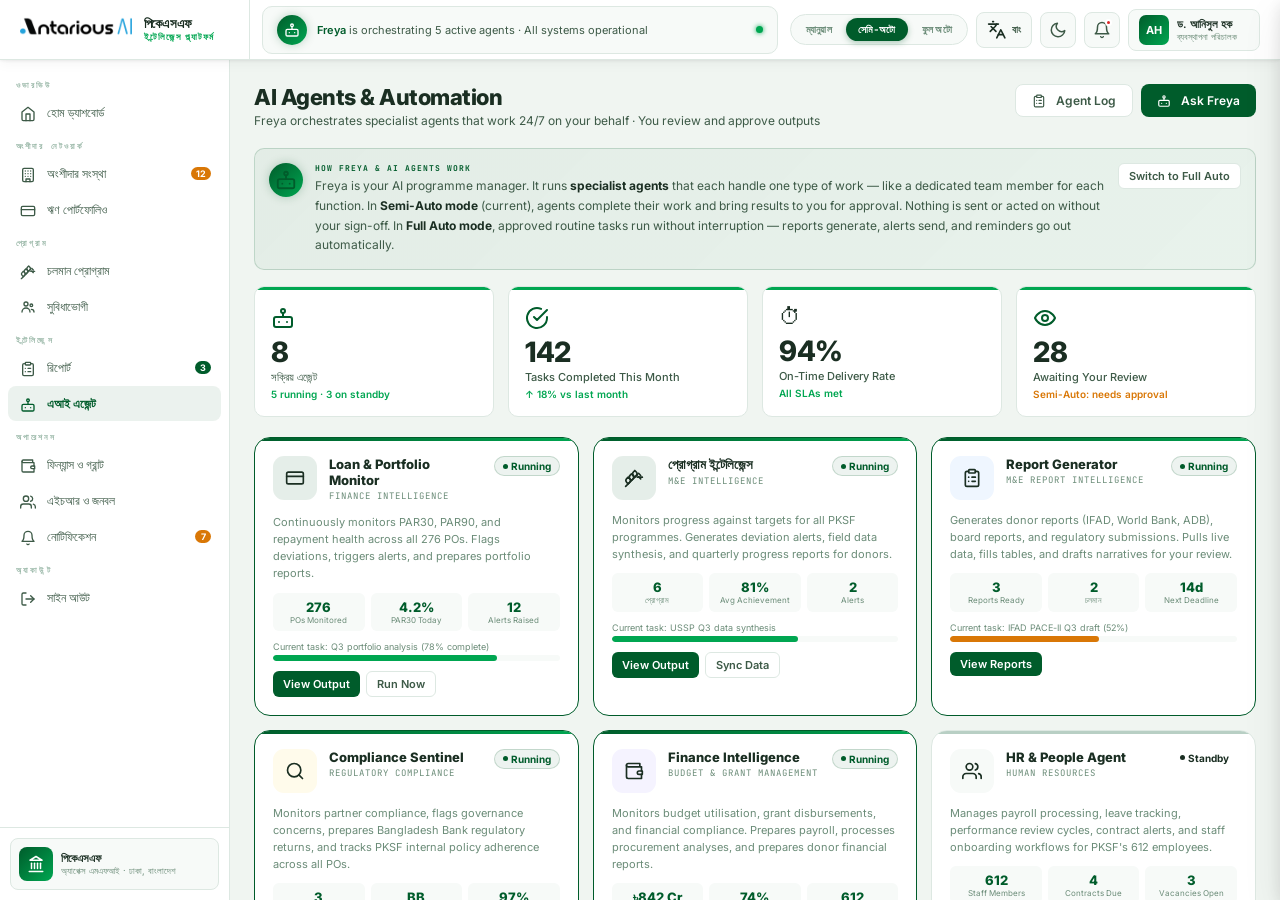
<file: prototype/agents.html>
<!DOCTYPE html>
<html lang="en" data-theme="light">
<head>
<meta charset="UTF-8"><meta name="viewport" content="width=device-width,initial-scale=1">
<title>AI Agents — PKSF AI</title>
<link rel="stylesheet" href="css/styles.css">
<style>
.agent-card {
  background: var(--card); border: 1px solid var(--border);
  border-radius: var(--rl); padding: 18px;
  transition: all .2s; cursor: pointer;
  position: relative; overflow: hidden;
}
.agent-card:hover { box-shadow: var(--sh2); transform: translateY(-2px); }
.agent-card.running { border-color: var(--pri); }
.agent-card.running::before {
  content: '';
  position: absolute; top: 0; left: 0; right: 0; height: 3px;
  background: linear-gradient(90deg, var(--pri), var(--acc));
  animation: shimmer 1.5s infinite;
}
@keyframes shimmer { 0%{background-position:-200%} 100%{background-position:200%} }
.agent-card.idle::before { content:''; position:absolute; top:0; left:0; right:0; height:3px; background:var(--border2); }

.agent-header { display:flex; align-items:flex-start; gap:12px; margin-bottom:12px; }
.agent-avatar {
  width: 44px; height: 44px; border-radius: 11px;
  display: flex; align-items: center; justify-content: center;
  font-size: 20px; flex-shrink: 0;
}
.agent-name    { font-size: 13px; font-weight: 800; color: var(--tx); }
.agent-type    { font-size: 9px; font-family: var(--mono); color: var(--tx3); text-transform: uppercase; letter-spacing: 1px; margin-top: 2px; }
.agent-status-row { display:flex; align-items:center; gap:6px; margin-bottom:8px; font-size:11px; }
.agent-desc    { font-size:11px; color:var(--tx3); line-height:1.55; margin-bottom:10px; }
.agent-stats   { display:grid; grid-template-columns:repeat(3,1fr); gap:6px; margin-bottom:10px; }
.as-stat       { background:var(--card2); border-radius:6px; padding:6px; text-align:center; }
.as-stat-val   { font-size:13px; font-weight:800; color:var(--pri); }
.as-stat-lbl   { font-size:8px; color:var(--tx3); }
.agent-actions { display:flex; gap:6px; flex-wrap:wrap; }

.run-log {
  background: #0a1410; border-radius: 8px; padding: 12px;
  font-family: var(--mono); font-size: 10px; color: #6ee7b7;
  line-height: 1.8; max-height: 160px; overflow-y: auto;
}
.rl-ts { color: #475569; }
.rl-ok { color: #6ee7b7; }
.rl-warn { color: #fbbf24; }
.rl-err  { color: #f87171; }
</style>
</head>
<body>
<div id="shell">

<div id="topbar">
  <div class="tb-brand">
    <img class="tb-brand-img" src="assets/antarious-logo.svg" alt="Antarious">
    <div class="tb-brand-text">
      <div class="tb-brand-main">PKSF</div>
      <div class="tb-brand-sub">Intelligence Platform</div>
    </div>
  </div>
  <div class="tb-freya-bar" onclick="openFreya()">
    <div class="tb-fa">🤖</div>
    <div class="tb-fstatus" id="freya-status-text">
      <strong>Freya</strong> is orchestrating 5 active agents · All systems operational
    </div>
    <div class="tb-fdot"></div>
  </div>
  <div class="tb-controls">
    <div class="mode-toggle">
      <button class="mode-btn" data-mode="manual" onclick="setMode('manual')">Manual</button>
      <button class="mode-btn on" data-mode="semi" onclick="setMode('semi')">Semi-Auto</button>
      <button class="mode-btn" data-mode="full" onclick="setMode('full')">Full Auto</button>
    </div>
    <div class="tb-icon-btn" onclick="toggleTheme()" id="theme-btn">🌙</div>
    <div class="tb-icon-btn">🔔<div class="tb-ndot"></div></div>
    <div class="tb-user">
      <div class="tb-av">AH</div>
      <div><div class="tb-uname">Dr. Anisul Haque</div><div class="tb-urole">Managing Director</div></div>
    </div>
  </div>
</div>

<div id="sidebar">
  <div class="sb-inner">
    <div class="sb-section-label">Overview</div>
    <a href="dashboard.html"><div class="nav-item"><span class="nav-ic">🏠</span>Home Dashboard</div></a>
    <div class="sb-section-label">Partner Network</div>
    <a href="partners.html"><div class="nav-item"><span class="nav-ic">🏢</span>Partner Orgs <span class="nav-badge nav-badge-a">12</span></div></a>
    <a href="portfolio.html"><div class="nav-item"><span class="nav-ic">💳</span>Loan Portfolio</div></a>
    <div class="sb-section-label">Programmes</div>
    <a href="programs.html"><div class="nav-item"><span class="nav-ic">🌾</span>Active Programmes</div></a>
    <a href="beneficiaries.html"><div class="nav-item"><span class="nav-ic">👨‍👩‍👧</span>Beneficiaries</div></a>
    <div class="sb-section-label">Intelligence</div>
    <a href="reports.html"><div class="nav-item"><span class="nav-ic">📋</span>Reports <span class="nav-badge nav-badge-g">3</span></div></a>
    <a href="agents.html"><div class="nav-item active"><span class="nav-ic">🤖</span>AI Agents</div></a>
    <div class="sb-section-label">Operations</div>
    <a href="finance.html"><div class="nav-item"><span class="nav-ic">💰</span>Finance &amp; Grants</div></a>
    <a href="hr.html"><div class="nav-item"><span class="nav-ic">👥</span>HR &amp; People</div></a>
    <a href="notifications.html"><div class="nav-item"><span class="nav-ic">🔔</span>Notifications <span class="nav-badge nav-badge-a">7</span></div></a>
    <div class="sb-section-label">Account</div>
    <a href="index.html"><div class="nav-item"><span class="nav-ic">🚪</span>Sign Out</div></a>
  </div>
  <div class="sb-footer">
    <div class="sb-org">
      <div class="sb-org-av">🏛</div>
      <div><div class="sb-org-name">PKSF</div><div class="sb-org-type">Apex MFI · Dhaka, Bangladesh</div></div>
    </div>
  </div>
</div>

<div id="content">
<div class="content-area">

  <div class="page-hd">
    <div>
      <div class="page-title">AI Agents &amp; Automation</div>
      <div class="page-sub">Freya orchestrates specialist agents that work 24/7 on your behalf · You review and approve outputs</div>
    </div>
    <div class="page-acts">
      <button class="btn btn-sec" onclick="showAgentLog()">📋 Agent Log</button>
      <button class="btn btn-pri" onclick="fpQuick('What are all the AI agents doing right now?')">🤖 Ask Freya</button>
    </div>
  </div>

  <!-- MODE EXPLAINER -->
  <div class="freya-box">
    <div class="freya-box-ic">🤖</div>
    <div style="flex:1">
      <div class="freya-box-label">How Freya &amp; AI Agents Work</div>
      <div class="freya-box-text">
        Freya is your AI programme manager. It runs <strong>specialist agents</strong> that each handle one type of work — like a dedicated team member for each function.
        In <strong>Semi-Auto mode</strong> (current), agents complete their work and bring results to you for approval. Nothing is sent or acted on without your sign-off.
        In <strong>Full Auto mode</strong>, approved routine tasks run without interruption — reports generate, alerts send, and reminders go out automatically.
      </div>
    </div>
    <div class="freya-box-acts">
      <button class="btn btn-sec btn-sm" onclick="toast('Switching to Full Auto requires MD approval','⚡','a')">Switch to Full Auto</button>
    </div>
  </div>

  <!-- STATS -->
  <div class="grid-4" style="margin-bottom:20px">
    <div class="stat-card"><div class="stat-ic">🤖</div><div class="stat-val">8</div><div class="stat-label">Active Agents</div><div class="stat-change chg-up">5 running · 3 on standby</div></div>
    <div class="stat-card"><div class="stat-ic">✅</div><div class="stat-val">142</div><div class="stat-label">Tasks Completed This Month</div><div class="stat-change chg-up">↑ 18% vs last month</div></div>
    <div class="stat-card"><div class="stat-ic">⏱</div><div class="stat-val">94%</div><div class="stat-label">On-Time Delivery Rate</div><div class="stat-change chg-up">All SLAs met</div></div>
    <div class="stat-card"><div class="stat-ic">👁</div><div class="stat-val">28</div><div class="stat-label">Awaiting Your Review</div><div class="stat-change chg-nt">Semi-Auto: needs approval</div></div>
  </div>

  <!-- AGENTS GRID -->
  <div class="grid-3">

    <div class="agent-card running" onclick="openAgentDetail('portfolio')">
      <div class="agent-header">
        <div class="agent-avatar" style="background:rgba(0,92,43,.1)">💳</div>
        <div>
          <div class="agent-name">Loan &amp; Portfolio Monitor</div>
          <div class="agent-type">Finance Intelligence</div>
        </div>
        <span class="badge badge-g badge-dot" style="margin-left:auto">Running</span>
      </div>
      <div class="agent-desc">Continuously monitors PAR30, PAR90, and repayment health across all 276 POs. Flags deviations, triggers alerts, and prepares portfolio reports.</div>
      <div class="agent-stats">
        <div class="as-stat"><div class="as-stat-val">276</div><div class="as-stat-lbl">POs Monitored</div></div>
        <div class="as-stat"><div class="as-stat-val">4.2%</div><div class="as-stat-lbl">PAR30 Today</div></div>
        <div class="as-stat"><div class="as-stat-val">12</div><div class="as-stat-lbl">Alerts Raised</div></div>
      </div>
      <div style="margin-bottom:10px">
        <div style="font-size:9px;color:var(--tx3);margin-bottom:3px">Current task: Q3 portfolio analysis (78% complete)</div>
        <div class="prog-bar"><div class="prog-fill" style="width:78%"></div></div>
      </div>
      <div class="agent-actions">
        <button class="btn btn-pri btn-sm" onclick="showOutput('portfolio-health');event.stopPropagation()">View Output</button>
        <button class="btn btn-sec btn-sm" onclick="toast('Triggering manual portfolio run...','💳','g');event.stopPropagation()">Run Now</button>
      </div>
    </div>

    <div class="agent-card running" onclick="openAgentDetail('programme')">
      <div class="agent-header">
        <div class="agent-avatar" style="background:rgba(0,92,43,.1)">🌾</div>
        <div>
          <div class="agent-name">Programme Intelligence</div>
          <div class="agent-type">M&amp;E Intelligence</div>
        </div>
        <span class="badge badge-g badge-dot" style="margin-left:auto">Running</span>
      </div>
      <div class="agent-desc">Monitors progress against targets for all PKSF programmes. Generates deviation alerts, field data synthesis, and quarterly progress reports for donors.</div>
      <div class="agent-stats">
        <div class="as-stat"><div class="as-stat-val">6</div><div class="as-stat-lbl">Programmes</div></div>
        <div class="as-stat"><div class="as-stat-val">81%</div><div class="as-stat-lbl">Avg Achievement</div></div>
        <div class="as-stat"><div class="as-stat-val">2</div><div class="as-stat-lbl">Alerts</div></div>
      </div>
      <div style="margin-bottom:10px">
        <div style="font-size:9px;color:var(--tx3);margin-bottom:3px">Current task: USSP Q3 data synthesis</div>
        <div class="prog-bar"><div class="prog-fill" style="width:65%"></div></div>
      </div>
      <div class="agent-actions">
        <button class="btn btn-pri btn-sm" onclick="showOutput('ussp-report');event.stopPropagation()">View Output</button>
        <button class="btn btn-sec btn-sm" onclick="event.stopPropagation();toast('Syncing latest field data...','🌾','g')">Sync Data</button>
      </div>
    </div>

    <div class="agent-card running" onclick="openAgentDetail('report')">
      <div class="agent-header">
        <div class="agent-avatar" style="background:var(--blbg)">📋</div>
        <div>
          <div class="agent-name">Report Generator</div>
          <div class="agent-type">M&amp;E Report Intelligence</div>
        </div>
        <span class="badge badge-g badge-dot" style="margin-left:auto">Running</span>
      </div>
      <div class="agent-desc">Generates donor reports (IFAD, World Bank, ADB), board reports, and regulatory submissions. Pulls live data, fills tables, and drafts narratives for your review.</div>
      <div class="agent-stats">
        <div class="as-stat"><div class="as-stat-val">3</div><div class="as-stat-lbl">Reports Ready</div></div>
        <div class="as-stat"><div class="as-stat-val">2</div><div class="as-stat-lbl">In Progress</div></div>
        <div class="as-stat"><div class="as-stat-val">14d</div><div class="as-stat-lbl">Next Deadline</div></div>
      </div>
      <div style="margin-bottom:10px">
        <div style="font-size:9px;color:var(--tx3);margin-bottom:3px">Current task: IFAD PACE-II Q3 draft (52%)</div>
        <div class="prog-bar"><div class="prog-fill" style="width:52%;background:var(--am)"></div></div>
      </div>
      <div class="agent-actions">
        <button class="btn btn-pri btn-sm" onclick="window.location.href='reports.html';event.stopPropagation()">View Reports</button>
      </div>
    </div>

    <div class="agent-card running" onclick="openAgentDetail('compliance')">
      <div class="agent-header">
        <div class="agent-avatar" style="background:var(--ambg)">🔍</div>
        <div>
          <div class="agent-name">Compliance Sentinel</div>
          <div class="agent-type">Regulatory Compliance</div>
        </div>
        <span class="badge badge-g badge-dot" style="margin-left:auto">Running</span>
      </div>
      <div class="agent-desc">Monitors partner compliance, flags governance concerns, prepares Bangladesh Bank regulatory returns, and tracks PKSF internal policy adherence across all POs.</div>
      <div class="agent-stats">
        <div class="as-stat"><div class="as-stat-val">3</div><div class="as-stat-lbl">Flags Active</div></div>
        <div class="as-stat"><div class="as-stat-val">BB</div><div class="as-stat-lbl">Return Due 5d</div></div>
        <div class="as-stat"><div class="as-stat-val">97%</div><div class="as-stat-lbl">Compliance Score</div></div>
      </div>
      <div style="margin-bottom:10px">
        <div style="font-size:9px;color:var(--am);margin-bottom:3px">Current task: Shapla Credit Society audit (35%)</div>
        <div class="prog-bar"><div class="prog-fill prog-fill-am" style="width:35%"></div></div>
      </div>
      <div class="agent-actions">
        <button class="btn btn-warn btn-sm" onclick="toast('Opening compliance dashboard...','🔍','a');event.stopPropagation()">View Flags</button>
      </div>
    </div>

    <div class="agent-card running" onclick="openAgentDetail('finance')">
      <div class="agent-header">
        <div class="agent-avatar" style="background:var(--pubg)">💰</div>
        <div>
          <div class="agent-name">Finance Intelligence</div>
          <div class="agent-type">Budget &amp; Grant Management</div>
        </div>
        <span class="badge badge-g badge-dot" style="margin-left:auto">Running</span>
      </div>
      <div class="agent-desc">Monitors budget utilisation, grant disbursements, and financial compliance. Prepares payroll, processes procurement analyses, and prepares donor financial reports.</div>
      <div class="agent-stats">
        <div class="as-stat"><div class="as-stat-val">৳842 Cr</div><div class="as-stat-lbl">Budget Monitored</div></div>
        <div class="as-stat"><div class="as-stat-val">74%</div><div class="as-stat-lbl">Utilised Q3</div></div>
        <div class="as-stat"><div class="as-stat-val">612</div><div class="as-stat-lbl">Payroll Items</div></div>
      </div>
      <div style="margin-bottom:10px">
        <div style="font-size:9px;color:var(--tx3);margin-bottom:3px">Current task: April payroll processing (90%)</div>
        <div class="prog-bar"><div class="prog-fill" style="width:90%"></div></div>
      </div>
      <div class="agent-actions">
        <button class="btn btn-pri btn-sm" onclick="showOutput('budget-analysis');event.stopPropagation()">Budget Report</button>
        <button class="btn btn-sec btn-sm" onclick="window.location.href='finance.html';event.stopPropagation()">Finance →</button>
      </div>
    </div>

    <div class="agent-card idle" onclick="openAgentDetail('hr')">
      <div class="agent-header">
        <div class="agent-avatar" style="background:var(--card2)">👥</div>
        <div>
          <div class="agent-name">HR &amp; People Agent</div>
          <div class="agent-type">Human Resources</div>
        </div>
        <span class="badge badge-dot" style="margin-left:auto">Standby</span>
      </div>
      <div class="agent-desc">Manages payroll processing, leave tracking, performance review cycles, contract alerts, and staff onboarding workflows for PKSF's 612 employees.</div>
      <div class="agent-stats">
        <div class="as-stat"><div class="as-stat-val">612</div><div class="as-stat-lbl">Staff Members</div></div>
        <div class="as-stat"><div class="as-stat-val">4</div><div class="as-stat-lbl">Contracts Due</div></div>
        <div class="as-stat"><div class="as-stat-val">3</div><div class="as-stat-lbl">Vacancies Open</div></div>
      </div>
      <div style="margin-bottom:10px">
        <div style="font-size:9px;color:var(--tx3);margin-bottom:3px">Last task: Payroll approval pending (standby)</div>
        <div class="prog-bar"><div class="prog-fill" style="width:100%"></div></div>
      </div>
      <div class="agent-actions">
        <button class="btn btn-sec btn-sm" onclick="window.location.href='hr.html';event.stopPropagation()">HR Dashboard →</button>
      </div>
    </div>

    <div class="agent-card idle" onclick="openAgentDetail('document')">
      <div class="agent-header">
        <div class="agent-avatar" style="background:var(--card2)">✍️</div>
        <div>
          <div class="agent-name">Document Drafter</div>
          <div class="agent-type">Correspondence &amp; Drafting</div>
        </div>
        <span class="badge badge-dot" style="margin-left:auto">Standby</span>
      </div>
      <div class="agent-desc">Drafts official letters, memos, partner notifications, and correspondence. Uses PKSF letter templates and learns from your writing style over time.</div>
      <div class="agent-stats">
        <div class="as-stat"><div class="as-stat-val">48</div><div class="as-stat-lbl">Letters This Month</div></div>
        <div class="as-stat"><div class="as-stat-val">2 min</div><div class="as-stat-lbl">Avg Draft Time</div></div>
        <div class="as-stat"><div class="as-stat-val">96%</div><div class="as-stat-lbl">Approval Rate</div></div>
      </div>
      <div class="agent-actions">
        <button class="btn btn-pri btn-sm" onclick="fpQuick('Draft an official letter to Shapla Credit Society regarding their PAR30 performance and the compliance audit being initiated');event.stopPropagation()">Draft a Letter</button>
      </div>
    </div>

    <div class="agent-card idle" onclick="openAgentDetail('beneficiary')">
      <div class="agent-header">
        <div class="agent-avatar" style="background:var(--card2)">👨‍👩‍👧</div>
        <div>
          <div class="agent-name">Beneficiary Analytics</div>
          <div class="agent-type">Programme Intelligence</div>
        </div>
        <span class="badge badge-dot" style="margin-left:auto">Standby</span>
      </div>
      <div class="agent-desc">Analyses beneficiary progress across PKSF programmes, computes graduation rates, identifies at-risk households, and generates impact reports.</div>
      <div class="agent-stats">
        <div class="as-stat"><div class="as-stat-val">42 lac</div><div class="as-stat-lbl">Beneficiaries</div></div>
        <div class="as-stat"><div class="as-stat-val">89%</div><div class="as-stat-lbl">Food Security</div></div>
        <div class="as-stat"><div class="as-stat-val">18%</div><div class="as-stat-lbl">Graduated</div></div>
      </div>
      <div class="agent-actions">
        <button class="btn btn-sec btn-sm" onclick="toast('Running beneficiary impact analysis...','👨‍👩‍👧','g');event.stopPropagation()">Run Analysis</button>
      </div>
    </div>

  </div><!-- /grid -->

  <!-- LIVE AGENT LOG -->
  <div class="card" style="margin-top:20px">
    <div style="display:flex;align-items:center;justify-content:space-between;margin-bottom:12px">
      <div style="font-size:13px;font-weight:700;color:var(--tx)">📟 Live Agent Activity Log</div>
      <div style="display:flex;gap:6px">
        <span class="badge badge-g badge-dot">Live</span>
        <button class="btn btn-sec btn-sm" onclick="toast('Downloading full log...','📋','g')">Export Log</button>
      </div>
    </div>
    <div class="run-log" id="agent-log">
      <div><span class="rl-ts">[09:44:12] </span><span class="rl-ok">✓ Portfolio Monitor: PAR30 computed for 276 POs — 4.2% national average</span></div>
      <div><span class="rl-ts">[09:42:58] </span><span class="rl-warn">⚠ Portfolio Monitor: Rangpur Division PAR30 at 6.1% — above 5% threshold. Alert raised.</span></div>
      <div><span class="rl-ts">[09:40:31] </span><span class="rl-ok">✓ Finance Intelligence: April payroll computed for 612 staff. Awaiting MD approval.</span></div>
      <div><span class="rl-ts">[09:38:15] </span><span class="rl-ok">✓ Programme Intelligence: USSP data sync complete — 2,04,832 HH records processed</span></div>
      <div><span class="rl-ts">[09:35:02] </span><span class="rl-warn">⚠ Compliance Sentinel: Shapla Credit Society — governance flag confirmed. Audit assigned.</span></div>
      <div><span class="rl-ts">[09:22:44] </span><span class="rl-ok">✓ Report Generator: Q3 Portfolio Health Report generated (28 pages). Ready for MD review.</span></div>
      <div><span class="rl-ts">[09:18:32] </span><span class="rl-ok">✓ Report Generator: Q3 Board Report generated (32 pages + 12 annexures).</span></div>
      <div><span class="rl-ts">[08:55:17] </span><span class="rl-ok">✓ Compliance Sentinel: Bangladesh Bank return — 14/18 fields auto-populated. 4 pending verification.</span></div>
      <div><span class="rl-ts">[08:30:00] </span><span class="rl-ok">✓ Freya Orchestrator: Morning data sync complete. 8 agents initialised. 5 tasks queued.</span></div>
      <div><span class="rl-ts">[00:01:00] </span><span class="rl-ok">✓ Portfolio Monitor: Overnight batch run completed. PAR data refreshed for all 276 POs.</span></div>
    </div>
  </div>

</div></div></div>

<!-- AGENT DETAIL MODAL -->
<div id="output-modal">
  <div class="output-box">
    <div class="ob-header">
      <div><div class="ob-agent-label" id="ob-agent"></div><div class="ob-title" id="ob-title"></div></div>
      <div class="ob-close" onclick="closeOutput()">✕</div>
    </div>
    <div class="ob-body" id="ob-body"></div>
    <div class="ob-footer" id="ob-footer"></div>
  </div>
</div>

<div id="freya-panel">
  <div class="fp-header">
    <div class="fp-avatar">🤖</div>
    <div>
      <div class="fp-name">Freya</div>
      <div class="fp-status"><span class="status-dot sd-g"></span> Agent Orchestrator · Online</div>
    </div>
    <button class="btn btn-sm btn-sec" style="margin-left:auto" onclick="closeFreya()">✕ Close</button>
  </div>
  <div class="fp-quick">
    <button class="btn btn-sm btn-pri"  onclick="fpQuick('What are all agents working on right now?')">⚡ Agent Status</button>
    <button class="btn btn-sm btn-sec"  onclick="fpQuick('Run the portfolio analysis right now and show me the results')">💳 Run Portfolio</button>
    <button class="btn btn-sm btn-sec"  onclick="fpQuick('Switch to Full Auto mode — what will change?')">🔄 Full Auto?</button>
  </div>
  <div id="fp-msgs"></div>
  <div class="fp-input-area">
    <div class="fp-input-row">
      <input class="fp-input" id="fp-input" type="text" placeholder="Ask Freya to run, stop, or configure any agent…">
      <button class="btn btn-pri btn-sm" onclick="fpSend()">Send ↑</button>
    </div>
  </div>
</div>
<div id="confirm-modal">
  <div class="confirm-box">
    <div class="confirm-title" id="confirm-title"></div>
    <div class="confirm-body"  id="confirm-body"></div>
    <div class="confirm-acts">
      <button class="btn btn-sec btn-sm" onclick="closeConfirm()">Cancel</button>
      <button class="btn btn-pri btn-sm" id="confirm-ok">Confirm</button>
    </div>
  </div>
</div>
<div id="toast-container"></div>
<script src="js/icons.js"></script>
<script src="js/i18n.js"></script>
<script src="js/shared.js"></script>
<script>
function openAgentDetail(id) {
  const names = { portfolio:'Loan & Portfolio Monitor', programme:'Programme Intelligence', report:'Report Generator', compliance:'Compliance Sentinel', finance:'Finance Intelligence', hr:'HR & People Agent', document:'Document Drafter', beneficiary:'Beneficiary Analytics' };
  document.getElementById('ob-agent').textContent = 'AI AGENT DETAIL · ANTARIOUS';
  document.getElementById('ob-title').textContent = names[id] || id;
  document.getElementById('ob-body').innerHTML = `
    <div class="alert alert-b">ℹ️ This agent is part of the Freya Orchestration Engine. It runs automatically in Semi-Auto mode and brings results to you for approval.</div>
    <div class="freya-box">
      <div class="freya-box-ic">🤖</div>
      <div>
        <div class="freya-box-label">Agent Configuration</div>
        <div class="freya-box-text">This agent runs on a <strong>scheduled + event-triggered</strong> basis. In Semi-Auto mode, all outputs are queued for your review before any action is taken. You can run it manually at any time, or switch to Full Auto to let it execute approved actions automatically.</div>
      </div>
    </div>
    <div style="display:flex;gap:10px;flex-wrap:wrap;margin-top:12px">
      <button class="btn btn-pri" onclick="toast('Agent triggered manually...','🤖','g');closeOutput()">▶ Run Manually Now</button>
      <button class="btn btn-sec" onclick="toast('Opening agent settings...','⚙','g')">⚙ Configure</button>
      <button class="btn btn-sec" onclick="toast('Opening output history...','📋','g')">📋 Output History</button>
    </div>`;
  document.getElementById('ob-footer').innerHTML = '<button class="btn btn-sec btn-sm" onclick="closeOutput()">Close</button>';
  document.getElementById('output-modal').classList.add('open');
}

function showAgentLog() {
  document.getElementById('ob-agent').textContent = 'FREYA ORCHESTRATOR · ACTIVITY LOG';
  document.getElementById('ob-title').textContent = 'Full Agent Activity Log — Today';
  document.getElementById('ob-body').innerHTML = `
    <div class="run-log" style="max-height:400px">
      ${document.getElementById('agent-log').innerHTML}
      <div><span class="rl-ts">[Yesterday 22:10:00] </span><span class="rl-ok">✓ Portfolio Monitor: End-of-day batch completed. 12 alerts queued for morning review.</span></div>
      <div><span class="rl-ts">[Yesterday 18:30:00] </span><span class="rl-ok">✓ Document Drafter: 3 partner notification letters drafted and queued for approval.</span></div>
      <div><span class="rl-ts">[Yesterday 15:42:00] </span><span class="rl-ok">✓ HR Agent: Contract expiry alert — 4 staff contracts expire in 60 days. HR notified.</span></div>
    </div>`;
  document.getElementById('ob-footer').innerHTML = `
    <button class="btn btn-sec btn-sm" onclick="toast('Downloading full log...','📋','g');closeOutput()">⬇ Export Log</button>
    <button class="btn btn-sec btn-sm" onclick="closeOutput()">Close</button>`;
  document.getElementById('output-modal').classList.add('open');
}

// Animate log updates
setInterval(() => {
  const log = document.getElementById('agent-log');
  if (!log) return;
  const now = new Date();
  const ts = `${String(now.getHours()).padStart(2,'0')}:${String(now.getMinutes()).padStart(2,'0')}:${String(now.getSeconds()).padStart(2,'0')}`;
  const msgs = [
    ['ok','✓ Portfolio Monitor: PAR data refreshed for Dhaka Division'],
    ['ok','✓ Compliance Sentinel: Daily sanctions screening completed — 0 matches'],
    ['ok','✓ Programme Intelligence: ENRICH field data synced — 14 new submissions'],
    ['warn','⚠ Finance Intelligence: ENRICH budget utilisation at 87% — monitoring closely'],
  ];
  const pick = msgs[Math.floor(Math.random() * msgs.length)];
  const div = document.createElement('div');
  div.innerHTML = `<span class="rl-ts">[${ts}] </span><span class="rl-${pick[0]}">${pick[1]}</span>`;
  log.insertBefore(div, log.firstChild);
  if (log.children.length > 20) log.removeChild(log.lastChild);
}, 8000);
</script>
</body>
</html>
</file>
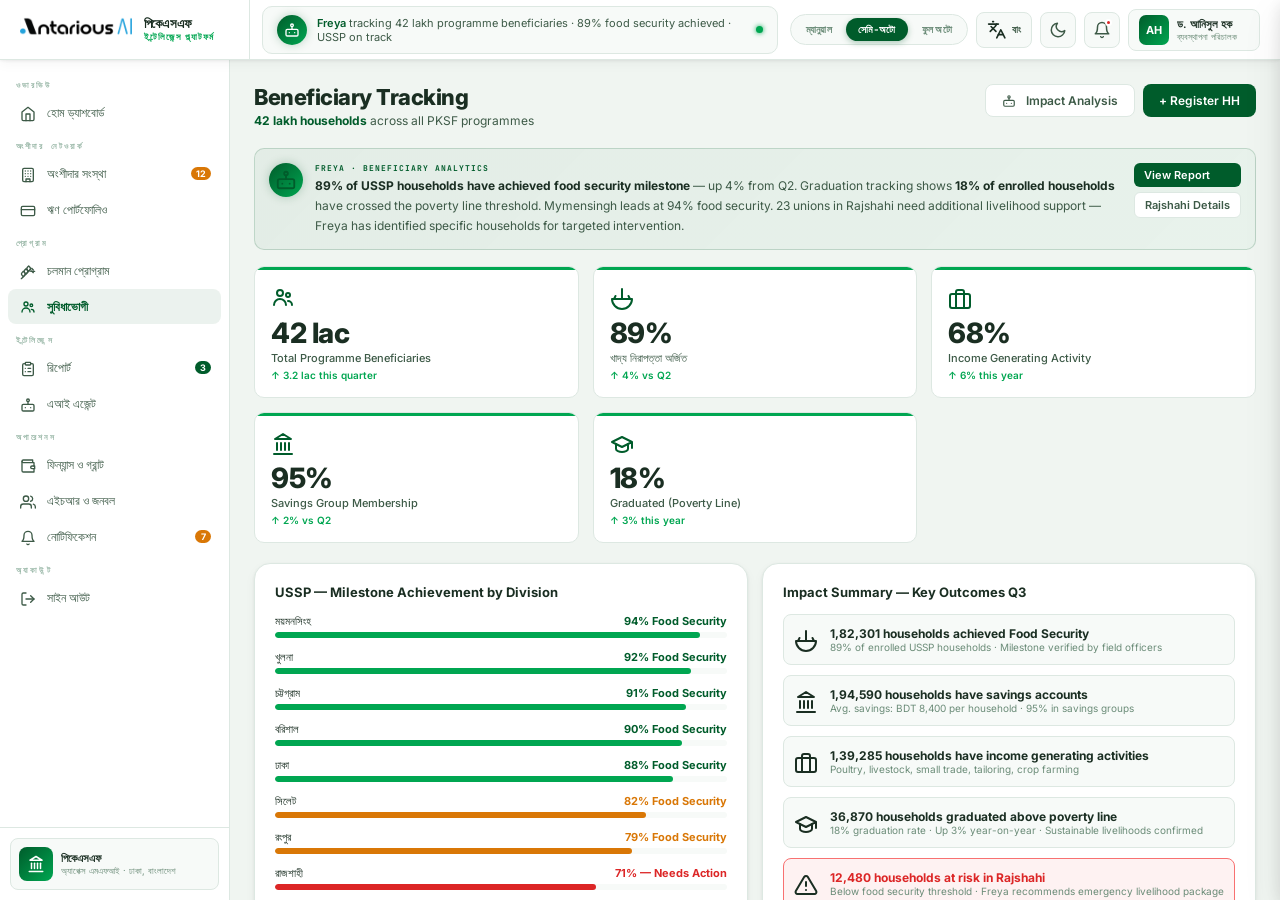
<file: prototype/beneficiaries.html>
<!DOCTYPE html>
<html lang="en" data-theme="light">
<head>
<meta charset="UTF-8"><meta name="viewport" content="width=device-width,initial-scale=1">
<title>Beneficiaries — PKSF AI</title>
<link rel="stylesheet" href="css/styles.css">
</head>
<body>
<div id="shell">
<div id="topbar">
  <div class="tb-brand"><img class="tb-brand-img" src="assets/antarious-logo.svg" alt="Antarious">
    <div class="tb-brand-text">
      <div class="tb-brand-main">PKSF</div>
      <div class="tb-brand-sub">Intelligence Platform</div>
    </div></div>
  <div class="tb-freya-bar" onclick="openFreya()"><div class="tb-fa">🤖</div><div class="tb-fstatus" id="freya-status-text"><strong>Freya</strong> tracking 42 lakh programme beneficiaries · 89% food security achieved · USSP on track</div><div class="tb-fdot"></div></div>
  <div class="tb-controls">
    <div class="mode-toggle">
      <button class="mode-btn" data-mode="manual" onclick="setMode('manual')">Manual</button>
      <button class="mode-btn on" data-mode="semi" onclick="setMode('semi')">Semi-Auto</button>
      <button class="mode-btn" data-mode="full" onclick="setMode('full')">Full Auto</button>
    </div>
    <div class="tb-icon-btn" onclick="toggleTheme()" id="theme-btn">🌙</div>
    <div class="tb-icon-btn">🔔<div class="tb-ndot"></div></div>
    <div class="tb-user"><div class="tb-av">AH</div><div><div class="tb-uname">Dr. Anisul Haque</div><div class="tb-urole">Managing Director</div></div></div>
  </div>
</div>
<div id="sidebar">
  <div class="sb-inner">
    <div class="sb-section-label">Overview</div>
    <a href="dashboard.html"><div class="nav-item"><span class="nav-ic">🏠</span>Home Dashboard</div></a>
    <div class="sb-section-label">Partner Network</div>
    <a href="partners.html"><div class="nav-item"><span class="nav-ic">🏢</span>Partner Orgs <span class="nav-badge nav-badge-a">12</span></div></a>
    <a href="portfolio.html"><div class="nav-item"><span class="nav-ic">💳</span>Loan Portfolio</div></a>
    <div class="sb-section-label">Programmes</div>
    <a href="programs.html"><div class="nav-item"><span class="nav-ic">🌾</span>Active Programmes</div></a>
    <a href="beneficiaries.html"><div class="nav-item active"><span class="nav-ic">👨‍👩‍👧</span>Beneficiaries</div></a>
    <div class="sb-section-label">Intelligence</div>
    <a href="reports.html"><div class="nav-item"><span class="nav-ic">📋</span>Reports <span class="nav-badge nav-badge-g">3</span></div></a>
    <a href="agents.html"><div class="nav-item"><span class="nav-ic">🤖</span>AI Agents</div></a>
    <div class="sb-section-label">Operations</div>
    <a href="finance.html"><div class="nav-item"><span class="nav-ic">💰</span>Finance &amp; Grants</div></a>
    <a href="hr.html"><div class="nav-item"><span class="nav-ic">👥</span>HR &amp; People</div></a>
    <a href="notifications.html"><div class="nav-item"><span class="nav-ic">🔔</span>Notifications <span class="nav-badge nav-badge-a">7</span></div></a>
    <div class="sb-section-label">Account</div>
    <a href="index.html"><div class="nav-item"><span class="nav-ic">🚪</span>Sign Out</div></a>
  </div>
  <div class="sb-footer"><div class="sb-org"><div class="sb-org-av">🏛</div><div><div class="sb-org-name">PKSF</div><div class="sb-org-type">Apex MFI · Dhaka, Bangladesh</div></div></div></div>
</div>

<div id="content">
<div class="content-area">

  <div class="page-hd">
    <div>
      <div class="page-title">Beneficiary Tracking</div>
      <div class="page-sub"><strong>42 lakh households</strong> across all PKSF programmes</div>
    </div>
    <div class="page-acts">
      <button class="btn btn-sec" onclick="fpQuick('Analyse beneficiary impact data and key outcomes for Q3')">🤖 Impact Analysis</button>
      <button class="btn btn-pri" onclick="toast('Opening beneficiary registration form...','👤','g')">+ Register HH</button>
    </div>
  </div>

  <!-- FREYA -->
  <div class="freya-box">
    <div class="freya-box-ic">🤖</div>
    <div style="flex:1">
      <div class="freya-box-label">Freya · Beneficiary Analytics</div>
      <div class="freya-box-text">
        <strong>89% of USSP households have achieved food security milestone</strong> — up 4% from Q2. Graduation tracking shows <strong>18% of enrolled households</strong> have crossed the poverty line threshold. Mymensingh leads at 94% food security. 23 unions in Rajshahi need additional livelihood support — Freya has identified specific households for targeted intervention.
      </div>
    </div>
    <div class="freya-box-acts">
      <button class="btn btn-pri btn-sm" onclick="showOutput('ussp-report')">View Report</button>
      <button class="btn btn-sec btn-sm" onclick="fpQuick('Which households in Rajshahi need immediate livelihood support?')">Rajshahi Details</button>
    </div>
  </div>

  <!-- KPIs -->
  <div class="grid-5" style="margin-bottom:20px">
    <div class="stat-card"><div class="stat-ic">👨‍👩‍👧</div><div class="stat-val">42 lac</div><div class="stat-label">Total Programme Beneficiaries</div><div class="stat-change chg-up">↑ 3.2 lac this quarter</div></div>
    <div class="stat-card"><div class="stat-ic">🍚</div><div class="stat-val">89%</div><div class="stat-label">Food Security Achieved</div><div class="stat-change chg-up">↑ 4% vs Q2</div></div>
    <div class="stat-card"><div class="stat-ic">💼</div><div class="stat-val">68%</div><div class="stat-label">Income Generating Activity</div><div class="stat-change chg-up">↑ 6% this year</div></div>
    <div class="stat-card"><div class="stat-ic">🏦</div><div class="stat-val">95%</div><div class="stat-label">Savings Group Membership</div><div class="stat-change chg-up">↑ 2% vs Q2</div></div>
    <div class="stat-card"><div class="stat-ic">🎓</div><div class="stat-val">18%</div><div class="stat-label">Graduated (Poverty Line)</div><div class="stat-change chg-up">↑ 3% this year</div></div>
  </div>

  <!-- MILESTONE PROGRESS -->
  <div class="grid-2" style="margin-bottom:16px">
    <div class="card card-lg">
      <div style="font-size:13px;font-weight:700;color:var(--tx);margin-bottom:14px">USSP — Milestone Achievement by Division</div>
      <div style="display:flex;flex-direction:column;gap:12px">
        <div>
          <div style="display:flex;justify-content:space-between;margin-bottom:4px;font-size:11px"><span style="color:var(--tx)">Mymensingh</span><span style="font-weight:700;color:var(--pri)">94% Food Security</span></div>
          <div class="prog-bar"><div class="prog-fill" style="width:94%"></div></div>
        </div>
        <div>
          <div style="display:flex;justify-content:space-between;margin-bottom:4px;font-size:11px"><span style="color:var(--tx)">Khulna</span><span style="font-weight:700;color:var(--pri)">92% Food Security</span></div>
          <div class="prog-bar"><div class="prog-fill" style="width:92%"></div></div>
        </div>
        <div>
          <div style="display:flex;justify-content:space-between;margin-bottom:4px;font-size:11px"><span style="color:var(--tx)">Chittagong</span><span style="font-weight:700;color:var(--pri)">91% Food Security</span></div>
          <div class="prog-bar"><div class="prog-fill" style="width:91%"></div></div>
        </div>
        <div>
          <div style="display:flex;justify-content:space-between;margin-bottom:4px;font-size:11px"><span style="color:var(--tx)">Barisal</span><span style="font-weight:700;color:var(--pri)">90% Food Security</span></div>
          <div class="prog-bar"><div class="prog-fill" style="width:90%"></div></div>
        </div>
        <div>
          <div style="display:flex;justify-content:space-between;margin-bottom:4px;font-size:11px"><span style="color:var(--tx)">Dhaka</span><span style="font-weight:700;color:var(--pri)">88% Food Security</span></div>
          <div class="prog-bar"><div class="prog-fill" style="width:88%"></div></div>
        </div>
        <div>
          <div style="display:flex;justify-content:space-between;margin-bottom:4px;font-size:11px"><span style="color:var(--tx)">Sylhet</span><span style="font-weight:700;color:var(--am)">82% Food Security</span></div>
          <div class="prog-bar"><div class="prog-fill prog-fill-am" style="width:82%"></div></div>
        </div>
        <div>
          <div style="display:flex;justify-content:space-between;margin-bottom:4px;font-size:11px"><span style="color:var(--tx)">Rangpur</span><span style="font-weight:700;color:var(--am)">79% Food Security</span></div>
          <div class="prog-bar"><div class="prog-fill prog-fill-am" style="width:79%"></div></div>
        </div>
        <div>
          <div style="display:flex;justify-content:space-between;margin-bottom:4px;font-size:11px"><span style="color:var(--tx)">Rajshahi</span><span style="font-weight:700;color:var(--rd)">71% — Needs Action</span></div>
          <div class="prog-bar"><div class="prog-fill prog-fill-rd" style="width:71%"></div></div>
        </div>
      </div>
    </div>

    <div class="card card-lg">
      <div style="font-size:13px;font-weight:700;color:var(--tx);margin-bottom:14px">Impact Summary — Key Outcomes Q3</div>
      <div style="display:flex;flex-direction:column;gap:10px">
        <div style="display:flex;align-items:center;gap:12px;padding:10px;background:var(--card2);border-radius:8px;border:1px solid var(--border)">
          <div style="font-size:24px">🍚</div>
          <div>
            <div style="font-size:12px;font-weight:700;color:var(--tx)">1,82,301 households achieved Food Security</div>
            <div style="font-size:10px;color:var(--tx3)">89% of enrolled USSP households · Milestone verified by field officers</div>
          </div>
        </div>
        <div style="display:flex;align-items:center;gap:12px;padding:10px;background:var(--card2);border-radius:8px;border:1px solid var(--border)">
          <div style="font-size:24px">🏦</div>
          <div>
            <div style="font-size:12px;font-weight:700;color:var(--tx)">1,94,590 households have savings accounts</div>
            <div style="font-size:10px;color:var(--tx3)">Avg. savings: BDT 8,400 per household · 95% in savings groups</div>
          </div>
        </div>
        <div style="display:flex;align-items:center;gap:12px;padding:10px;background:var(--card2);border-radius:8px;border:1px solid var(--border)">
          <div style="font-size:24px">💼</div>
          <div>
            <div style="font-size:12px;font-weight:700;color:var(--tx)">1,39,285 households have income generating activities</div>
            <div style="font-size:10px;color:var(--tx3)">Poultry, livestock, small trade, tailoring, crop farming</div>
          </div>
        </div>
        <div style="display:flex;align-items:center;gap:12px;padding:10px;background:var(--card2);border-radius:8px;border:1px solid var(--border)">
          <div style="font-size:24px">🎓</div>
          <div>
            <div style="font-size:12px;font-weight:700;color:var(--tx)">36,870 households graduated above poverty line</div>
            <div style="font-size:10px;color:var(--tx3)">18% graduation rate · Up 3% year-on-year · Sustainable livelihoods confirmed</div>
          </div>
        </div>
        <div style="display:flex;align-items:center;gap:12px;padding:10px;background:var(--rdbg);border-radius:8px;border:1px solid var(--rdbdr)">
          <div style="font-size:24px">⚠️</div>
          <div>
            <div style="font-size:12px;font-weight:700;color:var(--rd)">12,480 households at risk in Rajshahi</div>
            <div style="font-size:10px;color:var(--tx3)">Below food security threshold · Freya recommends emergency livelihood package</div>
          </div>
        </div>
      </div>
      <div style="margin-top:12px">
        <button class="btn btn-pri btn-sm" onclick="fpQuick('What emergency support packages should we deploy for at-risk households in Rajshahi?')">🤖 Get Freya Recommendations</button>
      </div>
    </div>
  </div>

  <!-- BENEFICIARY SEARCH -->
  <div class="card">
    <div style="font-size:13px;font-weight:700;color:var(--tx);margin-bottom:12px">🔍 Find a Beneficiary Household</div>
    <div style="display:flex;gap:10px;margin-bottom:14px;flex-wrap:wrap">
      <div class="search-bar" style="flex:1;min-width:250px">
        <span>🔍</span>
        <input type="text" placeholder="Search by name, household ID, village, union…" oninput="searchBeneficiary(this.value)">
      </div>
      <select class="btn btn-sec" style="padding:7px 12px;font-size:11px">
        <option>All Programmes</option>
        <option>USSP</option><option>ENRICH</option><option>PACE-II</option><option>SFMF</option>
      </select>
      <select class="btn btn-sec" style="padding:7px 12px;font-size:11px">
        <option>All Divisions</option>
        <option>Dhaka</option><option>Chittagong</option><option>Rajshahi</option><option>Khulna</option>
      </select>
    </div>
    <table class="data-table">
      <thead><tr><th>Household ID</th><th>Head of HH</th><th>Village / Union</th><th>Division</th><th>Programme</th><th>Food Security</th><th>Enrolled</th><th>Actions</th></tr></thead>
      <tbody id="bene-table">
        <tr><td style="font-family:var(--mono);font-size:10px">USSP-MY-004821</td><td>Rahela Begum</td><td>Shimulia / Gouripur</td><td>Mymensingh</td><td><span class="badge badge-g">USSP</span></td><td><span class="badge badge-g">✓ Achieved</span></td><td>Mar 2024</td><td><button class="btn btn-sec btn-sm" onclick="toast('Opening household profile...','👨‍👩‍👧','g')">View</button></td></tr>
        <tr><td style="font-family:var(--mono);font-size:10px">USSP-RAJ-019204</td><td>Nasrin Akter</td><td>Char Mohanpur / Godagari</td><td>Rajshahi</td><td><span class="badge badge-g">USSP</span></td><td><span class="badge badge-r">✗ Below Target</span></td><td>Jan 2024</td><td><button class="btn btn-warn btn-sm" onclick="toast('Opening support workflow for this household...','⚠️','a')">Support</button></td></tr>
        <tr><td style="font-family:var(--mono);font-size:10px">ENRICH-KHL-008124</td><td>Sufia Khatun</td><td>Batiaghata / Dumuria</td><td>Khulna</td><td><span class="badge badge-b">ENRICH</span></td><td><span class="badge badge-g">✓ Achieved</span></td><td>Apr 2023</td><td><button class="btn btn-sec btn-sm" onclick="toast('Opening household profile...','👨‍👩‍👧','g')">View</button></td></tr>
        <tr><td style="font-family:var(--mono);font-size:10px">PACE-DHK-002341</td><td>Mosammat Rima</td><td>Savar / Ashulia</td><td>Dhaka</td><td><span class="badge badge-p">PACE-II</span></td><td><span class="badge badge-g">✓ Achieved</span></td><td>Jun 2023</td><td><button class="btn btn-sec btn-sm" onclick="toast('Opening household profile...','👨‍👩‍👧','g')">View</button></td></tr>
      </tbody>
    </table>
    <div style="margin-top:10px;font-size:11px;color:var(--tx3)">Showing 4 of 42,00,000+ beneficiaries · Use search or filters to find specific households</div>
  </div>

</div></div></div>

<div id="freya-panel">
  <div class="fp-header"><div class="fp-avatar">🤖</div><div><div class="fp-name">Freya</div><div class="fp-status"><span class="status-dot sd-g"></span> Beneficiary Analytics · Online</div></div><button class="btn btn-sm btn-sec" style="margin-left:auto" onclick="closeFreya()">✕ Close</button></div>
  <div class="fp-quick">
    <button class="btn btn-sm btn-pri"  onclick="fpQuick('How many households achieved food security milestone this quarter?')">🍚 Food Security</button>
    <button class="btn btn-sm btn-sec"  onclick="fpQuick('Which districts have the lowest graduation rates?')">📍 Low Graduation</button>
    <button class="btn btn-sm btn-sec"  onclick="fpQuick('Generate beneficiary impact report for IFAD')">📋 IFAD Impact</button>
  </div>
  <div id="fp-msgs"></div>
  <div class="fp-input-area"><div class="fp-input-row"><input class="fp-input" id="fp-input" type="text" placeholder="Ask about any beneficiary or programme impact…"><button class="btn btn-pri btn-sm" onclick="fpSend()">Send ↑</button></div></div>
</div>
<div id="output-modal"><div class="output-box"><div class="ob-header"><div><div class="ob-agent-label" id="ob-agent"></div><div class="ob-title" id="ob-title"></div></div><div class="ob-close" onclick="closeOutput()">✕</div></div><div class="ob-body" id="ob-body"></div><div class="ob-footer" id="ob-footer"></div></div></div>
<div id="confirm-modal"><div class="confirm-box"><div class="confirm-title" id="confirm-title"></div><div class="confirm-body" id="confirm-body"></div><div class="confirm-acts"><button class="btn btn-sec btn-sm" onclick="closeConfirm()">Cancel</button><button class="btn btn-pri btn-sm" id="confirm-ok">Confirm</button></div></div></div>
<div id="toast-container"></div>
<script src="js/icons.js"></script>
<script src="js/i18n.js"></script>
<script src="js/shared.js"></script>
<script>
function searchBeneficiary(q) {
  const rows = document.querySelectorAll('#bene-table tr');
  rows.forEach(row => {
    const text = row.textContent.toLowerCase();
    row.style.display = !q || text.includes(q.toLowerCase()) ? '' : 'none';
  });
}
</script>
</body>
</html>
</file>
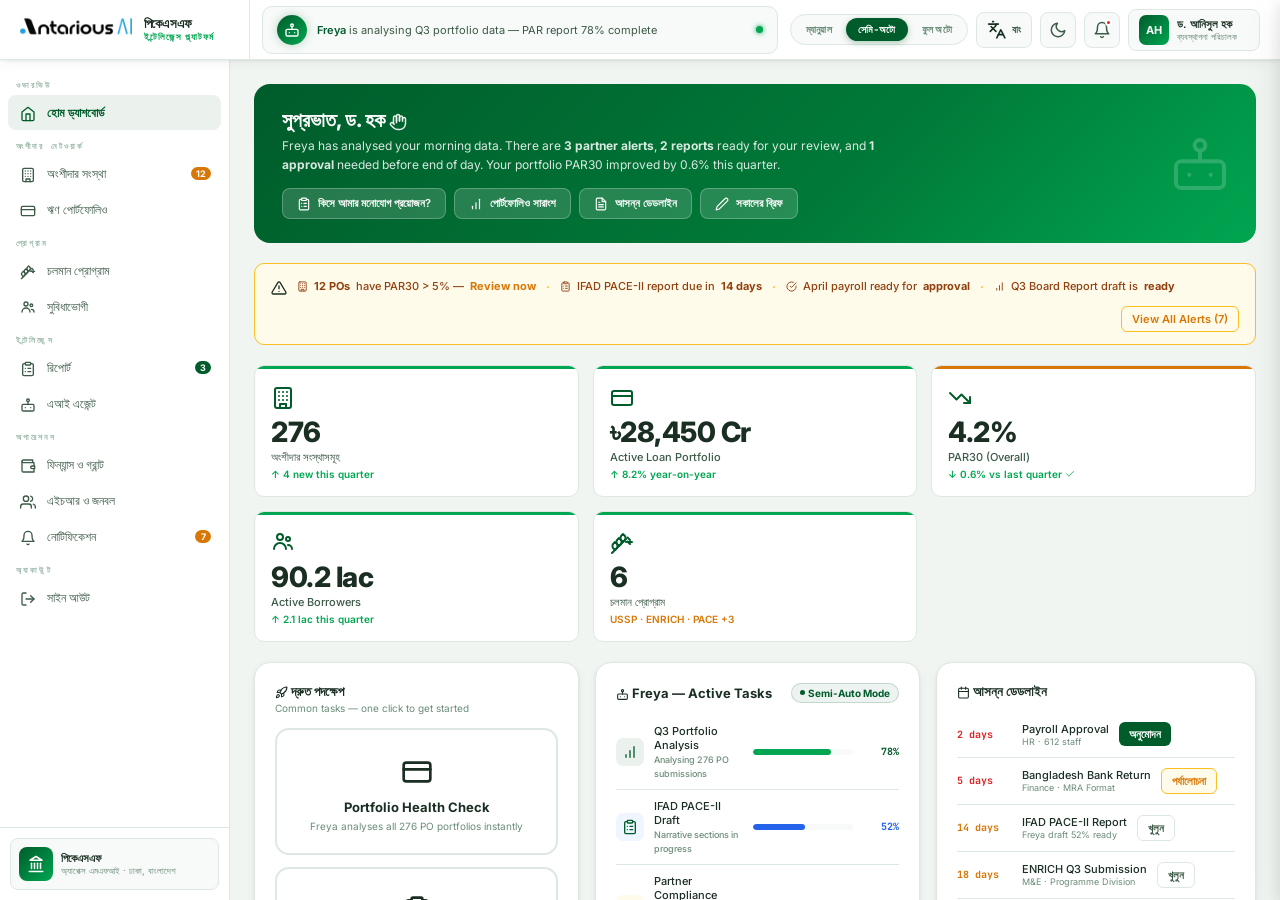
<file: prototype/dashboard.html>
<!DOCTYPE html>
<html lang="en" data-theme="light">
<head>
<meta charset="UTF-8"><meta name="viewport" content="width=device-width,initial-scale=1">
<title>Dashboard — PKSF AI</title>
<link rel="stylesheet" href="css/styles.css">
<style>
/* Dashboard-specific */
.welcome-banner {
  background: linear-gradient(135deg, var(--pri) 0%, var(--pri2) 60%, var(--acc) 100%);
  border-radius: 16px; padding: 24px 28px;
  display: flex; align-items: center; gap: 20px;
  margin-bottom: 20px; color: #fff; position: relative; overflow: hidden;
}
.welcome-banner::after {
  content: '🤖';
  position: absolute; right: 24px; top: 50%; transform: translateY(-50%);
  font-size: 64px; opacity: .12;
}
.wb-content h2 { font-size: 20px; font-weight: 800; margin-bottom: 4px; }
.wb-content p  { font-size: 12px; opacity: .85; max-width: 600px; line-height: 1.6; }
.wb-ask {
  display: flex; gap: 8px; margin-top: 14px; flex-wrap: wrap;
}
.wb-ask-btn {
  background: rgba(255,255,255,.15); border: 1px solid rgba(255,255,255,.25);
  color: #fff; border-radius: 8px; padding: 7px 14px;
  font-size: 11px; font-weight: 600; cursor: pointer; transition: all .15s;
}
.wb-ask-btn:hover { background: rgba(255,255,255,.25); }

.alert-strip {
  background: var(--ambg); border: 1px solid var(--ambdr);
  border-radius: 10px; padding: 12px 16px;
  display: flex; align-items: center; gap: 10px; margin-bottom: 20px;
  flex-wrap: wrap;
}
.as-item {
  display: flex; align-items: center; gap: 6px;
  font-size: 11px; color: #92400e; font-weight: 500;
}
.as-sep { color: var(--ambdr); }

.freya-tasks {
  background: var(--card);
  border: 1px solid var(--border);
  border-radius: var(--r);
  padding: 16px;
}
.ft-header { display: flex; align-items: center; justify-content: space-between; margin-bottom: 12px; }
.ft-title   { font-size: 13px; font-weight: 700; color: var(--tx); }
.ft-item {
  display: flex; align-items: center; gap: 10px;
  padding: 9px 0; border-bottom: 1px solid var(--border);
  font-size: 11px;
}
.ft-item:last-child { border-bottom: none; }
.ft-ic { width: 28px; height: 28px; border-radius: 7px; display: flex; align-items: center; justify-content: center; font-size: 13px; flex-shrink: 0; }
.ft-ic-g { background: rgba(0,92,43,.08); }
.ft-ic-a { background: var(--ambg); }
.ft-ic-b { background: var(--blbg); }
.ft-name  { flex: 1; font-weight: 500; color: var(--tx); }
.ft-prog  { width: 100px; }
.ft-pct   { font-family: var(--mono); font-size: 10px; font-weight: 700; color: var(--pri); min-width: 36px; text-align: right; }

.activity-feed { display: flex; flex-direction: column; gap: 8px; }
.af-item {
  display: flex; align-items: flex-start; gap: 10px;
  font-size: 11px; padding: 8px 10px; border-radius: 7px;
  background: var(--card2); border: 1px solid var(--border);
}
.af-ic { font-size: 14px; flex-shrink: 0; }
.af-content { flex: 1; }
.af-title  { font-weight: 600; color: var(--tx); margin-bottom: 1px; }
.af-desc   { color: var(--tx3); }
.af-time   { font-size: 9px; color: var(--tx4); margin-top: 2px; }

.deadline-item {
  display: flex; align-items: center; gap: 10px;
  padding: 10px 0; border-bottom: 1px solid var(--border);
  font-size: 11px;
}
.deadline-item:last-child { border-bottom: none; }
.dl-date { font-family: var(--mono); font-size: 10px; font-weight: 700; width: 55px; flex-shrink: 0; }
.dl-date.urgent { color: var(--rd); }
.dl-date.soon   { color: var(--am); }
.dl-date.ok     { color: var(--pri); }
.dl-name { flex: 1; font-weight: 500; color: var(--tx); }
.dl-org  { font-size: 9px; color: var(--tx3); }
</style>
</head>
<body>
<div id="shell">

<!-- TOP BAR -->
<div id="topbar">
  <div class="tb-brand">
    <img class="tb-brand-img" src="assets/antarious-logo.svg" alt="Antarious">
    <div class="tb-brand-text">
      <div class="tb-brand-main">PKSF</div>
      <div class="tb-brand-sub">Intelligence Platform</div>
    </div>
  </div>
  <div class="tb-freya-bar" onclick="openFreya()">
    <div class="tb-fa">🤖</div>
    <div class="tb-fstatus" id="freya-status-text">
      <strong>Freya</strong> is analysing Q3 portfolio data — PAR report 78% complete
    </div>
    <div class="tb-fdot"></div>
  </div>
  <div class="tb-controls">
    <div class="mode-toggle">
      <button class="mode-btn" data-mode="manual" onclick="setMode('manual')">Manual</button>
      <button class="mode-btn on" data-mode="semi" onclick="setMode('semi')">Semi-Auto</button>
      <button class="mode-btn" data-mode="full" onclick="setMode('full')">Full Auto</button>
    </div>
    <div class="tb-icon-btn" onclick="toggleTheme()" id="theme-btn" title="Toggle Theme">🌙</div>
    <div class="tb-icon-btn" onclick="window.location.href='notifications.html'" title="Notifications">
      🔔<div class="tb-ndot"></div>
    </div>
    <div class="tb-user">
      <div class="tb-av">AH</div>
      <div><div class="tb-uname">Dr. Anisul Haque</div><div class="tb-urole">Managing Director</div></div>
    </div>
  </div>
</div>

<!-- SIDEBAR -->
<div id="sidebar">
  <div class="sb-inner">
    <div class="sb-section-label">Overview</div>
    <a href="dashboard.html"><div class="nav-item active" id="ni-dashboard"><span class="nav-ic">🏠</span>Home Dashboard</div></a>

    <div class="sb-section-label">Partner Network</div>
    <a href="partners.html"><div class="nav-item" id="ni-partners"><span class="nav-ic">🏢</span>Partner Orgs <span class="nav-badge nav-badge-a">12</span></div></a>
    <a href="portfolio.html"><div class="nav-item" id="ni-portfolio"><span class="nav-ic">💳</span>Loan Portfolio</div></a>

    <div class="sb-section-label">Programmes</div>
    <a href="programs.html"><div class="nav-item" id="ni-programs"><span class="nav-ic">🌾</span>Active Programmes</div></a>
    <a href="beneficiaries.html"><div class="nav-item" id="ni-beneficiaries"><span class="nav-ic">👨‍👩‍👧</span>Beneficiaries</div></a>

    <div class="sb-section-label">Intelligence</div>
    <a href="reports.html"><div class="nav-item" id="ni-reports"><span class="nav-ic">📋</span>Reports <span class="nav-badge nav-badge-g">3</span></div></a>
    <a href="agents.html"><div class="nav-item" id="ni-agents"><span class="nav-ic">🤖</span>AI Agents</div></a>

    <div class="sb-section-label">Operations</div>
    <a href="finance.html"><div class="nav-item" id="ni-finance"><span class="nav-ic">💰</span>Finance &amp; Grants</div></a>
    <a href="hr.html"><div class="nav-item" id="ni-hr"><span class="nav-ic">👥</span>HR &amp; People</div></a>
    <a href="notifications.html"><div class="nav-item" id="ni-notifications"><span class="nav-ic">🔔</span>Notifications <span class="nav-badge nav-badge-a">7</span></div></a>

    <div class="sb-section-label">Account</div>
    <a href="index.html"><div class="nav-item"><span class="nav-ic">🚪</span>Sign Out</div></a>
  </div>
  <div class="sb-footer">
    <div class="sb-org">
      <div class="sb-org-av">🏛</div>
      <div><div class="sb-org-name">PKSF</div><div class="sb-org-type">Apex MFI · Dhaka, Bangladesh</div></div>
    </div>
  </div>
</div>

<!-- CONTENT -->
<div id="content">
<div class="content-area">

  <!-- WELCOME BANNER -->
  <div class="welcome-banner">
    <div>
      <div class="wb-content">
        <h2 id="welcome-greeting">Good morning, Dr. Haque 👋</h2>
        <p id="welcome-text">Freya has analysed your morning data. There are <strong>3 partner alerts</strong>, <strong>2 reports</strong> ready for your review, and <strong>1 approval</strong> needed before end of day. Your portfolio PAR30 improved by 0.6% this quarter.</p>
        <div class="wb-ask" id="welcome-asks">
          <button class="wb-ask-btn" onclick="fpQuick('What needs my attention today?')">📋 What needs my attention?</button>
          <button class="wb-ask-btn" onclick="fpQuick('Summarise this week\\'s portfolio performance')">📊 Portfolio summary</button>
          <button class="wb-ask-btn" onclick="fpQuick('Which reports are due soon?')">📄 Upcoming deadlines</button>
          <button class="wb-ask-btn" onclick="fpQuick('Draft my morning brief')">✍️ Morning brief</button>
        </div>
      </div>
    </div>
  </div>

  <!-- ALERT STRIP -->
  <div class="alert-strip">
    <span style="font-size:16px">⚠️</span>
    <div class="as-item">🏢 <strong>12 POs</strong> have PAR30 &gt; 5% — <a href="partners.html" style="color:var(--am);font-weight:700">Review now</a></div>
    <div class="as-sep">·</div>
    <div class="as-item">📋 IFAD PACE-II report due in <strong>14 days</strong></div>
    <div class="as-sep">·</div>
    <div class="as-item" data-roles="director finance">✅ April payroll ready for <strong>approval</strong></div>
    <div class="as-sep">·</div>
    <div class="as-item">📊 Q3 Board Report draft is <strong>ready</strong></div>
    <div style="margin-left:auto">
      <button class="btn btn-warn btn-sm" onclick="toast('Opening all alerts...','🔔','a')">View All Alerts (7)</button>
    </div>
  </div>

  <!-- KPI STATS -->
  <div class="grid-5" style="margin-bottom:20px">
    <div class="stat-card card-hover" onclick="window.location.href='partners.html'">
      <div class="stat-ic">🏢</div>
      <div class="stat-val">276</div>
      <div class="stat-label">Partner Organisations</div>
      <div class="stat-change chg-up">↑ 4 new this quarter</div>
    </div>
    <div class="stat-card card-hover" onclick="window.location.href='portfolio.html'">
      <div class="stat-ic">💳</div>
      <div class="stat-val">৳28,450 Cr</div>
      <div class="stat-label">Active Loan Portfolio</div>
      <div class="stat-change chg-up">↑ 8.2% year-on-year</div>
    </div>
    <div class="stat-card amber card-hover" onclick="window.location.href='portfolio.html'">
      <div class="stat-ic">📉</div>
      <div class="stat-val">4.2%</div>
      <div class="stat-label">PAR30 (Overall)</div>
      <div class="stat-change chg-up">↓ 0.6% vs last quarter ✓</div>
    </div>
    <div class="stat-card card-hover" onclick="window.location.href='programs.html'">
      <div class="stat-ic">👨‍👩‍👧</div>
      <div class="stat-val">90.2 lac</div>
      <div class="stat-label">Active Borrowers</div>
      <div class="stat-change chg-up">↑ 2.1 lac this quarter</div>
    </div>
    <div class="stat-card card-hover" onclick="window.location.href='programs.html'">
      <div class="stat-ic">🌾</div>
      <div class="stat-val">6</div>
      <div class="stat-label">Active Programmes</div>
      <div class="stat-change chg-nt">USSP · ENRICH · PACE +3</div>
    </div>
  </div>

  <!-- MAIN CONTENT GRID -->
  <div style="display:grid;grid-template-columns:1fr 1fr 320px;gap:16px;margin-bottom:20px">

    <!-- Quick Actions -->
    <div class="card card-lg">
      <div class="page-hd" style="margin-bottom:14px">
        <div>
          <div style="font-size:13px;font-weight:700;color:var(--tx)">🚀 Quick Actions</div>
          <div style="font-size:10px;color:var(--tx3);margin-top:2px">Common tasks — one click to get started</div>
        </div>
      </div>
      <div class="qa-grid">
        <div class="qa-card" onclick="showOutput('portfolio-health')">
          <div class="qa-card-ic">💳</div>
          <div class="qa-card-title">Portfolio Health Check</div>
          <div class="qa-card-desc">Freya analyses all 276 PO portfolios instantly</div>
        </div>
        <div class="qa-card" onclick="window.location.href='reports.html'">
          <div class="qa-card-ic">📋</div>
          <div class="qa-card-title">Generate Report</div>
          <div class="qa-card-desc">IFAD, World Bank, ADB — AI drafts in minutes</div>
        </div>
        <div class="qa-card" onclick="window.location.href='partners.html'">
          <div class="qa-card-ic">🏢</div>
          <div class="qa-card-title">Partner Performance</div>
          <div class="qa-card-desc">See which POs need attention today</div>
        </div>
        <div class="qa-card" data-roles="director programme" onclick="showOutput('ussp-report')">
          <div class="qa-card-ic">🌾</div>
          <div class="qa-card-title">USSP Progress</div>
          <div class="qa-card-desc">Ultra-poor programme quarterly update</div>
        </div>
        <div class="qa-card" onclick="fpQuick('Draft a reminder letter to Shapla Credit Society about their PAR30')">
          <div class="qa-card-ic">✍️</div>
          <div class="qa-card-title">Draft a Letter</div>
          <div class="qa-card-desc">Freya drafts in seconds — you review &amp; send</div>
        </div>
        <div class="qa-card" data-roles="director finance" onclick="window.location.href='finance.html'">
          <div class="qa-card-ic">💰</div>
          <div class="qa-card-title">Check Budget</div>
          <div class="qa-card-desc">Budget utilisation &amp; grant status</div>
        </div>
      </div>
    </div>

    <!-- Freya Active Tasks -->
    <div class="card card-lg">
      <div class="ft-header">
        <div class="ft-title">🤖 Freya — Active Tasks</div>
        <span class="badge badge-g badge-dot">Semi-Auto Mode</span>
      </div>
      <div id="freya-progress-bar" style="display:none;margin-bottom:10px">
        <div style="font-size:10px;color:var(--tx3);margin-bottom:4px" id="freya-progress-label">Working...</div>
        <div class="prog-bar"><div class="prog-fill" style="width:0%"></div></div>
      </div>
      <div class="ft-item">
        <div class="ft-ic ft-ic-g">📊</div>
        <div class="ft-name">Q3 Portfolio Analysis<br><span style="font-size:9px;color:var(--tx3)">Analysing 276 PO submissions</span></div>
        <div class="ft-prog"><div class="prog-bar"><div class="prog-fill" style="width:78%"></div></div></div>
        <div class="ft-pct">78%</div>
      </div>
      <div class="ft-item">
        <div class="ft-ic ft-ic-b">📋</div>
        <div class="ft-name">IFAD PACE-II Draft<br><span style="font-size:9px;color:var(--tx3)">Narrative sections in progress</span></div>
        <div class="ft-prog"><div class="prog-bar"><div class="prog-fill ft-fill-bl" style="width:52%;background:var(--bl)"></div></div></div>
        <div class="ft-pct" style="color:var(--bl)">52%</div>
      </div>
      <div class="ft-item">
        <div class="ft-ic ft-ic-a">🔍</div>
        <div class="ft-name">Partner Compliance Check<br><span style="font-size:9px;color:var(--tx3)">Shapla Credit Society audit</span></div>
        <div class="ft-prog"><div class="prog-bar"><div class="prog-fill" style="width:35%;background:var(--am)"></div></div></div>
        <div class="ft-pct" style="color:var(--am)">35%</div>
      </div>
      <div class="ft-item">
        <div class="ft-ic ft-ic-g">🧾</div>
        <div class="ft-name">April Payroll Processing<br><span style="font-size:9px;color:var(--tx3)">612 staff — awaiting your approval</span></div>
        <div class="ft-prog"><div class="prog-bar"><div class="prog-fill" style="width:90%"></div></div></div>
        <div class="ft-pct">90%</div>
      </div>
      <div class="ft-item">
        <div class="ft-ic ft-ic-g">📦</div>
        <div class="ft-name">Procurement Analysis<br><span style="font-size:9px;color:var(--tx3)">Office equipment vendor comparison</span></div>
        <div class="ft-prog"><div class="prog-bar"><div class="prog-fill" style="width:100%"></div></div></div>
        <div class="ft-pct">Done ✓</div>
      </div>
      <div style="margin-top:12px;display:flex;gap:8px">
        <button class="btn btn-pri btn-sm" onclick="openFreya()">🤖 Talk to Freya</button>
        <button class="btn btn-sec btn-sm" onclick="window.location.href='agents.html'">View All Agents</button>
      </div>
    </div>

    <!-- Upcoming Deadlines -->
    <div class="card card-lg">
      <div style="font-size:13px;font-weight:700;color:var(--tx);margin-bottom:12px">📅 Upcoming Deadlines</div>
      <div class="deadline-item">
        <div class="dl-date urgent">2 days</div>
        <div><div class="dl-name">Payroll Approval</div><div class="dl-org">HR · 612 staff</div></div>
        <button class="btn btn-pri btn-sm" onclick="toast('Opening payroll approval...','✅','g')">Approve</button>
      </div>
      <div class="deadline-item">
        <div class="dl-date urgent">5 days</div>
        <div><div class="dl-name">Bangladesh Bank Return</div><div class="dl-org">Finance · MRA Format</div></div>
        <button class="btn btn-warn btn-sm" onclick="toast('Opening BB return...','📋','a')">Review</button>
      </div>
      <div class="deadline-item">
        <div class="dl-date soon">14 days</div>
        <div><div class="dl-name">IFAD PACE-II Report</div><div class="dl-org">Freya draft 52% ready</div></div>
        <button class="btn btn-sec btn-sm" onclick="window.location.href='reports.html'">Open</button>
      </div>
      <div class="deadline-item">
        <div class="dl-date soon">18 days</div>
        <div><div class="dl-name">ENRICH Q3 Submission</div><div class="dl-org">M&amp;E · Programme Division</div></div>
        <button class="btn btn-sec btn-sm" onclick="window.location.href='reports.html'">Open</button>
      </div>
      <div class="deadline-item">
        <div class="dl-date ok">30 days</div>
        <div><div class="dl-name">ADB SFMF Progress Report</div><div class="dl-org">Finance &amp; Programme</div></div>
        <button class="btn btn-sec btn-sm" onclick="window.location.href='reports.html'">Open</button>
      </div>
      <div class="deadline-item">
        <div class="dl-date ok">45 days</div>
        <div><div class="dl-name">Annual Board Report</div><div class="dl-org">Board Secretariat</div></div>
        <button class="btn btn-sec btn-sm" onclick="window.location.href='reports.html'">Open</button>
      </div>
    </div>
  </div>

  <!-- BOTTOM GRID -->
  <div style="display:grid;grid-template-columns:1fr 1fr;gap:16px">

    <!-- Recent Activity -->
    <div class="card">
      <div style="font-size:13px;font-weight:700;color:var(--tx);margin-bottom:12px">🕐 Recent Activity</div>
      <div class="activity-feed">
        <div class="af-item">
          <div class="af-ic">🤖</div>
          <div class="af-content">
            <div class="af-title">Freya completed Partner Performance Analysis</div>
            <div class="af-desc">12 POs flagged for attention · Q3 data processed · Recommendations ready</div>
            <div class="af-time">2 hours ago · AI Agent</div>
          </div>
          <button class="btn btn-sec btn-sm" onclick="showOutput('partner-analysis')">View</button>
        </div>
        <div class="af-item">
          <div class="af-ic">✅</div>
          <div class="af-content">
            <div class="af-title">Tenderboard approved IT procurement — BDT 42 lac</div>
            <div class="af-desc">Approved by MD · 3 vendors evaluated · Rahim Tech selected</div>
            <div class="af-time">Yesterday · Procurement</div>
          </div>
        </div>
        <div class="af-item">
          <div class="af-ic">📊</div>
          <div class="af-content">
            <div class="af-title">USSP Q3 field data consolidated</div>
            <div class="af-desc">2,04,832 households · 8 divisions · Data quality score 94%</div>
            <div class="af-time">2 days ago · M&amp;E Division</div>
          </div>
          <button class="btn btn-sec btn-sm" onclick="showOutput('ussp-report')">View</button>
        </div>
        <div class="af-item">
          <div class="af-ic">📩</div>
          <div class="af-content">
            <div class="af-title">IFAD project coordinator emailed — site visit confirmed</div>
            <div class="af-desc">Visit scheduled 12–14 June · Dhaka + Mymensingh · 4 programmes</div>
            <div class="af-time">3 days ago · Donor Relations</div>
          </div>
        </div>
        <div class="af-item">
          <div class="af-ic">⚠️</div>
          <div class="af-content">
            <div class="af-title">Shapla Credit Society — compliance alert raised</div>
            <div class="af-desc">PAR30 at 11.2% · Governance concerns · Audit team assigned</div>
            <div class="af-time">4 days ago · Freya Compliance Agent</div>
          </div>
          <button class="btn btn-warn btn-sm" onclick="window.location.href='partners.html'">Review</button>
        </div>
      </div>
    </div>

    <!-- Programme Snapshot -->
    <div class="card" data-roles="director programme">
      <div style="font-size:13px;font-weight:700;color:var(--tx);margin-bottom:12px">🌾 Programme Snapshot — Q3</div>
      <div style="display:flex;flex-direction:column;gap:12px">
        <div>
          <div style="display:flex;justify-content:space-between;margin-bottom:5px">
            <div>
              <span style="font-size:12px;font-weight:600;color:var(--tx)">USSP</span>
              <span style="font-size:10px;color:var(--tx3);margin-left:6px">Ultra-Sohayota Programme</span>
            </div>
            <div style="display:flex;align-items:center;gap:6px">
              <span style="font-size:11px;font-weight:700;color:var(--pri)">82%</span>
              <span class="badge badge-a badge-dot">On Track</span>
            </div>
          </div>
          <div class="prog-bar"><div class="prog-fill" style="width:82%"></div></div>
          <div style="font-size:9px;color:var(--tx3);margin-top:3px">2,04,832 / 2,50,000 households enrolled</div>
        </div>
        <div>
          <div style="display:flex;justify-content:space-between;margin-bottom:5px">
            <div>
              <span style="font-size:12px;font-weight:600;color:var(--tx)">ENRICH</span>
              <span style="font-size:10px;color:var(--tx3);margin-left:6px">120 Pilot Unions</span>
            </div>
            <div style="display:flex;align-items:center;gap:6px">
              <span style="font-size:11px;font-weight:700;color:var(--pri)">91%</span>
              <span class="badge badge-g badge-dot">On Track</span>
            </div>
          </div>
          <div class="prog-bar"><div class="prog-fill" style="width:91%"></div></div>
          <div style="font-size:9px;color:var(--tx3);margin-top:3px">89% food security milestone achieved</div>
        </div>
        <div>
          <div style="display:flex;justify-content:space-between;margin-bottom:5px">
            <div>
              <span style="font-size:12px;font-weight:600;color:var(--tx)">PACE-II</span>
              <span style="font-size:10px;color:var(--tx3);margin-left:6px">IFAD-funded · Women's Empowerment</span>
            </div>
            <div style="display:flex;align-items:center;gap:6px">
              <span style="font-size:11px;font-weight:700;color:var(--am)">74%</span>
              <span class="badge badge-a badge-dot">Monitor</span>
            </div>
          </div>
          <div class="prog-bar"><div class="prog-fill prog-fill-am" style="width:74%"></div></div>
          <div style="font-size:9px;color:var(--tx3);margin-top:3px">Income generation target: 74% · skills training on track</div>
        </div>
        <div>
          <div style="display:flex;justify-content:space-between;margin-bottom:5px">
            <div>
              <span style="font-size:12px;font-weight:600;color:var(--tx)">SFMF</span>
              <span style="font-size:10px;color:var(--tx3);margin-left:6px">Agriculture &amp; Farmers</span>
            </div>
            <div style="display:flex;align-items:center;gap:6px">
              <span style="font-size:11px;font-weight:700;color:var(--pri)">88%</span>
              <span class="badge badge-g badge-dot">On Track</span>
            </div>
          </div>
          <div class="prog-bar"><div class="prog-fill" style="width:88%"></div></div>
          <div style="font-size:9px;color:var(--tx3);margin-top:3px">42,000 farmers supported · ADB-funded</div>
        </div>
        <div>
          <div style="display:flex;justify-content:space-between;margin-bottom:5px">
            <div>
              <span style="font-size:12px;font-weight:600;color:var(--tx)">Climate Adaptation</span>
              <span style="font-size:10px;color:var(--tx3);margin-left:6px">KfW / GIZ · Coastal Areas</span>
            </div>
            <div style="display:flex;align-items:center;gap:6px">
              <span style="font-size:11px;font-weight:700;color:var(--am)">61%</span>
              <span class="badge badge-a badge-dot">Below Target</span>
            </div>
          </div>
          <div class="prog-bar"><div class="prog-fill prog-fill-am" style="width:61%"></div></div>
          <div style="font-size:9px;color:var(--tx3);margin-top:3px">Post-flood delays in Khulna &amp; Barisal</div>
        </div>
      </div>
      <div style="margin-top:14px">
        <button class="btn btn-sec btn-sm" onclick="window.location.href='programs.html'">View All Programmes →</button>
      </div>
    </div>
  </div>

</div><!-- /content-area -->
</div><!-- /content -->
</div><!-- /shell -->

<!-- FREYA PANEL -->
<div id="freya-panel">
  <div class="fp-header">
    <div class="fp-avatar">🤖</div>
    <div>
      <div class="fp-name">Freya</div>
      <div class="fp-status"><span class="status-dot sd-g"></span> AI Programme Intelligence · Online</div>
    </div>
    <button class="btn btn-sm btn-sec" style="margin-left:auto" onclick="closeFreya()">✕ Close</button>
  </div>
  <div class="fp-quick">
    <button class="btn btn-sm btn-pri"  onclick="fpQuick('What needs my attention today?')">📋 Today\'s priorities</button>
    <button class="btn btn-sm btn-sec"  onclick="fpQuick('Summarise the portfolio health this quarter')">📊 Portfolio</button>
    <button class="btn btn-sm btn-sec"  onclick="fpQuick('Which programmes are below target?')">🌾 Programmes</button>
    <button class="btn btn-sm btn-sec"  onclick="fpQuick('What reports are due in the next 30 days?')">📅 Deadlines</button>
  </div>
  <div id="fp-msgs"></div>
  <div class="fp-input-area">
    <div class="fp-input-row">
      <input class="fp-input" id="fp-input" type="text" placeholder="Ask Freya anything — reports, data, letters, analysis…">
      <button class="btn btn-pri btn-sm" onclick="fpSend()">Send ↑</button>
    </div>
    <div style="font-size:9px;color:var(--tx4);margin-top:5px">Semi-Auto mode · Freya will propose, you approve</div>
  </div>
</div>

<!-- OUTPUT MODAL -->
<div id="output-modal">
  <div class="output-box">
    <div class="ob-header">
      <div>
        <div class="ob-agent-label" id="ob-agent"></div>
        <div class="ob-title" id="ob-title"></div>
      </div>
      <div class="ob-close" onclick="closeOutput()">✕</div>
    </div>
    <div class="ob-body" id="ob-body"></div>
    <div class="ob-footer" id="ob-footer"></div>
  </div>
</div>

<!-- CONFIRM MODAL -->
<div id="confirm-modal">
  <div class="confirm-box">
    <div class="confirm-title" id="confirm-title"></div>
    <div class="confirm-body"  id="confirm-body"></div>
    <div class="confirm-acts">
      <button class="btn btn-sec btn-sm" onclick="closeConfirm()">Cancel</button>
      <button class="btn btn-pri btn-sm" id="confirm-ok">Confirm</button>
    </div>
  </div>
</div>

<div id="toast-container"></div>
<script src="js/icons.js"></script>
<script src="js/i18n.js"></script>
<script src="js/shared.js"></script>
</body>
</html>
</file>
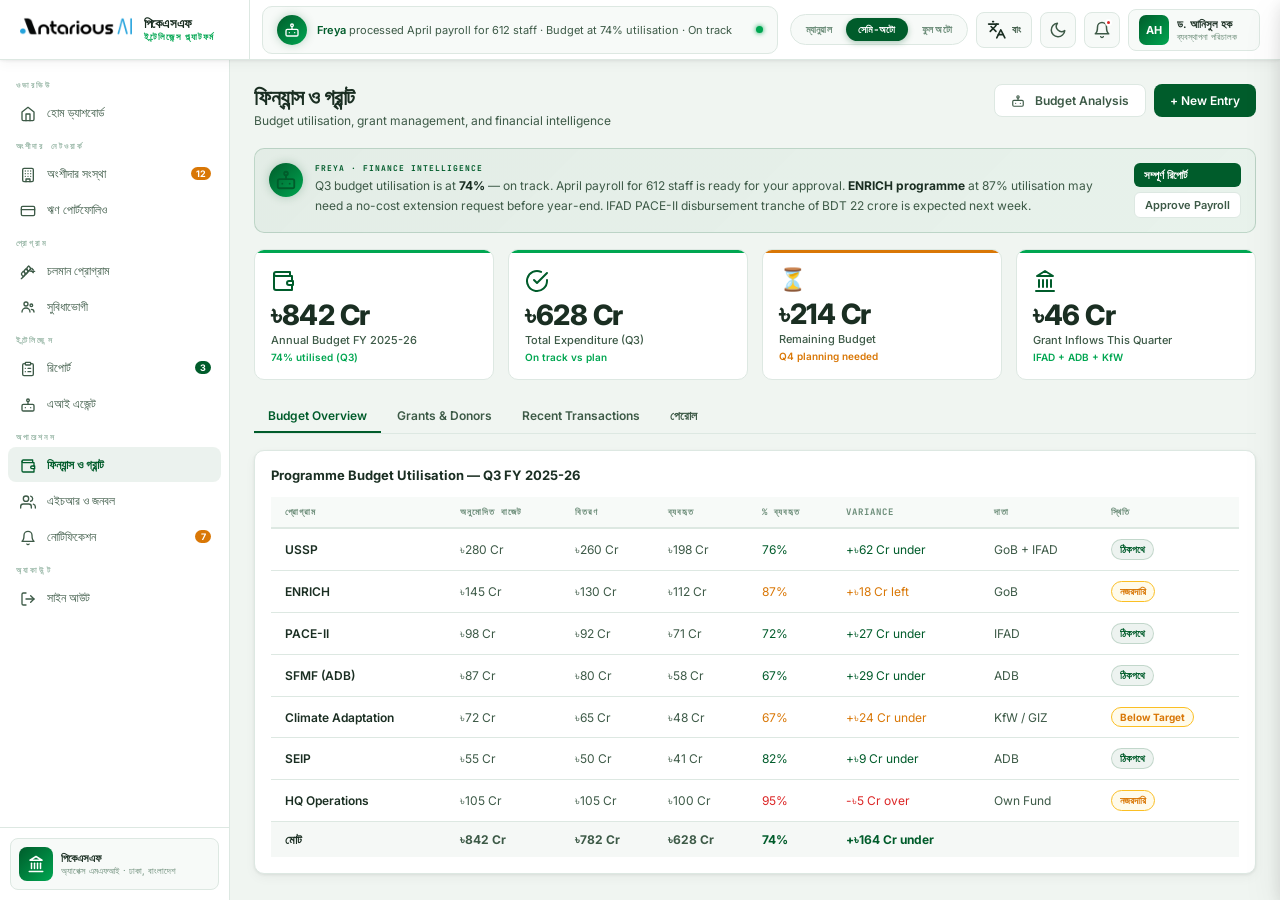
<file: prototype/finance.html>
<!DOCTYPE html>
<html lang="en" data-theme="light">
<head>
<meta charset="UTF-8"><meta name="viewport" content="width=device-width,initial-scale=1">
<title>Finance & Grants — PKSF AI</title>
<link rel="stylesheet" href="css/styles.css">
</head>
<body>
<div id="shell">
<div id="topbar">
  <div class="tb-brand"><img class="tb-brand-img" src="assets/antarious-logo.svg" alt="Antarious">
    <div class="tb-brand-text">
      <div class="tb-brand-main">PKSF</div>
      <div class="tb-brand-sub">Intelligence Platform</div>
    </div></div>
  <div class="tb-freya-bar" onclick="openFreya()"><div class="tb-fa">🤖</div><div class="tb-fstatus" id="freya-status-text"><strong>Freya</strong> processed April payroll for 612 staff · Budget at 74% utilisation · On track</div><div class="tb-fdot"></div></div>
  <div class="tb-controls">
    <div class="mode-toggle">
      <button class="mode-btn" data-mode="manual" onclick="setMode('manual')">Manual</button>
      <button class="mode-btn on" data-mode="semi" onclick="setMode('semi')">Semi-Auto</button>
      <button class="mode-btn" data-mode="full" onclick="setMode('full')">Full Auto</button>
    </div>
    <div class="tb-icon-btn" onclick="toggleTheme()" id="theme-btn">🌙</div>
    <div class="tb-icon-btn">🔔<div class="tb-ndot"></div></div>
    <div class="tb-user"><div class="tb-av">AH</div><div><div class="tb-uname">Dr. Anisul Haque</div><div class="tb-urole">Managing Director</div></div></div>
  </div>
</div>
<div id="sidebar">
  <div class="sb-inner">
    <div class="sb-section-label">Overview</div>
    <a href="dashboard.html"><div class="nav-item"><span class="nav-ic">🏠</span>Home Dashboard</div></a>
    <div class="sb-section-label">Partner Network</div>
    <a href="partners.html"><div class="nav-item"><span class="nav-ic">🏢</span>Partner Orgs <span class="nav-badge nav-badge-a">12</span></div></a>
    <a href="portfolio.html"><div class="nav-item"><span class="nav-ic">💳</span>Loan Portfolio</div></a>
    <div class="sb-section-label">Programmes</div>
    <a href="programs.html"><div class="nav-item"><span class="nav-ic">🌾</span>Active Programmes</div></a>
    <a href="beneficiaries.html"><div class="nav-item"><span class="nav-ic">👨‍👩‍👧</span>Beneficiaries</div></a>
    <div class="sb-section-label">Intelligence</div>
    <a href="reports.html"><div class="nav-item"><span class="nav-ic">📋</span>Reports <span class="nav-badge nav-badge-g">3</span></div></a>
    <a href="agents.html"><div class="nav-item"><span class="nav-ic">🤖</span>AI Agents</div></a>
    <div class="sb-section-label">Operations</div>
    <a href="finance.html"><div class="nav-item active"><span class="nav-ic">💰</span>Finance &amp; Grants</div></a>
    <a href="hr.html"><div class="nav-item"><span class="nav-ic">👥</span>HR &amp; People</div></a>
    <a href="notifications.html"><div class="nav-item"><span class="nav-ic">🔔</span>Notifications <span class="nav-badge nav-badge-a">7</span></div></a>
    <div class="sb-section-label">Account</div>
    <a href="index.html"><div class="nav-item"><span class="nav-ic">🚪</span>Sign Out</div></a>
  </div>
  <div class="sb-footer"><div class="sb-org"><div class="sb-org-av">🏛</div><div><div class="sb-org-name">PKSF</div><div class="sb-org-type">Apex MFI · Dhaka, Bangladesh</div></div></div></div>
</div>

<div id="content">
<div class="content-area">

  <div class="page-hd">
    <div>
      <div class="page-title">Finance &amp; Grants</div>
      <div class="page-sub">Budget utilisation, grant management, and financial intelligence</div>
    </div>
    <div class="page-acts">
      <button class="btn btn-sec" onclick="showOutput('budget-analysis')">🤖 Budget Analysis</button>
      <button class="btn btn-pri" onclick="toast('Opening new transaction entry...','💰','g')">+ New Entry</button>
    </div>
  </div>

  <!-- FREYA -->
  <div class="freya-box">
    <div class="freya-box-ic">🤖</div>
    <div style="flex:1">
      <div class="freya-box-label">Freya · Finance Intelligence</div>
      <div class="freya-box-text">Q3 budget utilisation is at <strong>74%</strong> — on track. April payroll for 612 staff is ready for your approval. <strong>ENRICH programme</strong> at 87% utilisation may need a no-cost extension request before year-end. IFAD PACE-II disbursement tranche of BDT 22 crore is expected next week.</div>
    </div>
    <div class="freya-box-acts">
      <button class="btn btn-pri btn-sm" onclick="showOutput('budget-analysis')">Full Report</button>
      <button class="btn btn-sec btn-sm" onclick="approvePayroll()">Approve Payroll</button>
    </div>
  </div>

  <!-- KPIs -->
  <div class="grid-4" style="margin-bottom:20px">
    <div class="stat-card"><div class="stat-ic">💰</div><div class="stat-val">৳842 Cr</div><div class="stat-label">Annual Budget FY 2025-26</div><div class="stat-change chg-up">74% utilised (Q3)</div></div>
    <div class="stat-card"><div class="stat-ic">✅</div><div class="stat-val">৳628 Cr</div><div class="stat-label">Total Expenditure (Q3)</div><div class="stat-change chg-up">On track vs plan</div></div>
    <div class="stat-card amber"><div class="stat-ic">⏳</div><div class="stat-val">৳214 Cr</div><div class="stat-label">Remaining Budget</div><div class="stat-change chg-nt">Q4 planning needed</div></div>
    <div class="stat-card"><div class="stat-ic">🏦</div><div class="stat-val">৳46 Cr</div><div class="stat-label">Grant Inflows This Quarter</div><div class="stat-change chg-up">IFAD + ADB + KfW</div></div>
  </div>

  <!-- TABS -->
  <div class="tabs">
    <div class="tab-item active" onclick="switchFTab(this,'budget')">Budget Overview</div>
    <div class="tab-item" onclick="switchFTab(this,'grants')">Grants &amp; Donors</div>
    <div class="tab-item" onclick="switchFTab(this,'transactions')">Recent Transactions</div>
    <div class="tab-item" onclick="switchFTab(this,'payroll')">Payroll</div>
  </div>

  <!-- BUDGET TAB -->
  <div id="ftab-budget">
    <div class="card" style="margin-bottom:14px">
      <div style="font-size:13px;font-weight:700;color:var(--tx);margin-bottom:14px">Programme Budget Utilisation — Q3 FY 2025-26</div>
      <div class="sheet-view">
        <table class="data-table">
          <thead><tr><th>Programme</th><th>Approved Budget</th><th>Disbursed</th><th>Utilised</th><th>% Used</th><th>Variance</th><th>Donor</th><th>Status</th></tr></thead>
          <tbody>
            <tr><td>USSP</td><td>৳280 Cr</td><td>৳260 Cr</td><td>৳198 Cr</td><td style="color:var(--pri)">76%</td><td style="color:var(--pri)">+৳62 Cr under</td><td>GoB + IFAD</td><td><span class="badge badge-g">On Track</span></td></tr>
            <tr><td>ENRICH</td><td>৳145 Cr</td><td>৳130 Cr</td><td>৳112 Cr</td><td style="color:var(--am)">87%</td><td style="color:var(--am)">+৳18 Cr left</td><td>GoB</td><td><span class="badge badge-a">Monitor</span></td></tr>
            <tr><td>PACE-II</td><td>৳98 Cr</td><td>৳92 Cr</td><td>৳71 Cr</td><td style="color:var(--pri)">72%</td><td style="color:var(--pri)">+৳27 Cr under</td><td>IFAD</td><td><span class="badge badge-g">On Track</span></td></tr>
            <tr><td>SFMF (ADB)</td><td>৳87 Cr</td><td>৳80 Cr</td><td>৳58 Cr</td><td style="color:var(--pri)">67%</td><td style="color:var(--pri)">+৳29 Cr under</td><td>ADB</td><td><span class="badge badge-g">On Track</span></td></tr>
            <tr><td>Climate Adaptation</td><td>৳72 Cr</td><td>৳65 Cr</td><td>৳48 Cr</td><td style="color:var(--am)">67%</td><td style="color:var(--am)">+৳24 Cr under</td><td>KfW / GIZ</td><td><span class="badge badge-a">Below Target</span></td></tr>
            <tr><td>SEIP</td><td>৳55 Cr</td><td>৳50 Cr</td><td>৳41 Cr</td><td style="color:var(--pri)">82%</td><td style="color:var(--pri)">+৳9 Cr under</td><td>ADB</td><td><span class="badge badge-g">On Track</span></td></tr>
            <tr><td>HQ Operations</td><td>৳105 Cr</td><td>৳105 Cr</td><td>৳100 Cr</td><td style="color:var(--rd)">95%</td><td style="color:var(--rd)">-৳5 Cr over</td><td>Own Fund</td><td><span class="badge badge-a">Monitor</span></td></tr>
            <tr style="font-weight:700;background:rgba(0,92,43,.04)"><td>TOTAL</td><td>৳842 Cr</td><td>৳782 Cr</td><td>৳628 Cr</td><td style="color:var(--pri)">74%</td><td style="color:var(--pri)">+৳164 Cr under</td><td></td><td></td></tr>
          </tbody>
        </table>
      </div>
    </div>
  </div>

  <!-- GRANTS TAB -->
  <div id="ftab-grants" style="display:none">
    <div class="grid-2">
      <div class="card card-lg">
        <div style="font-size:13px;font-weight:700;color:var(--tx);margin-bottom:14px">Active Grants &amp; Donor Agreements</div>
        <div class="data-table" style="width:100%">
          <table class="data-table">
            <thead><tr><th>Donor</th><th>Grant</th><th>Total (Cr)</th><th>Received</th><th>Next Tranche</th><th>Report Due</th></tr></thead>
            <tbody>
              <tr><td>IFAD</td><td>PACE-II (L-895-BD)</td><td>৳380 Cr</td><td>৳340 Cr</td><td>৳22 Cr · June</td><td><span class="badge badge-a">14 days</span></td></tr>
              <tr><td>ADB</td><td>SFMF Loan</td><td>৳310 Cr</td><td>৳280 Cr</td><td>৳30 Cr · Aug</td><td><span class="badge badge-g">45 days</span></td></tr>
              <tr><td>KfW/GIZ</td><td>Climate Resilience</td><td>৳210 Cr</td><td>৳165 Cr</td><td>৳45 Cr · Jul</td><td><span class="badge badge-a">30 days</span></td></tr>
              <tr><td>World Bank/IDA</td><td>PKSF Microfinance</td><td>৳520 Cr</td><td>৳520 Cr</td><td>Fully disbursed</td><td><span class="badge badge-g">Annual only</span></td></tr>
              <tr><td>GoB (Finance Ministry)</td><td>USSP Fund</td><td>৳680 Cr</td><td>৳580 Cr</td><td>৳100 Cr · Q4</td><td><span class="badge badge-g">Annual</span></td></tr>
            </tbody>
          </table>
        </div>
      </div>
      <div class="card card-lg">
        <div style="font-size:13px;font-weight:700;color:var(--tx);margin-bottom:14px">Donor Relationship Health</div>
        <div style="display:flex;flex-direction:column;gap:12px">
          <div>
            <div style="display:flex;justify-content:space-between;margin-bottom:4px;font-size:11px"><span>IFAD</span><span class="badge badge-g">Strong</span></div>
            <div class="prog-bar"><div class="prog-fill" style="width:92%"></div></div>
            <div style="font-size:9px;color:var(--tx3);margin-top:2px">Report on time · Site visit scheduled Jun · Tranche pending</div>
          </div>
          <div>
            <div style="display:flex;justify-content:space-between;margin-bottom:4px;font-size:11px"><span>ADB</span><span class="badge badge-g">Good</span></div>
            <div class="prog-bar"><div class="prog-fill" style="width:85%"></div></div>
            <div style="font-size:9px;color:var(--tx3);margin-top:2px">All requirements met · Project review next quarter</div>
          </div>
          <div>
            <div style="display:flex;justify-content:space-between;margin-bottom:4px;font-size:11px"><span>KfW / GIZ</span><span class="badge badge-a">Monitor</span></div>
            <div class="prog-bar"><div class="prog-fill prog-fill-am" style="width:68%"></div></div>
            <div style="font-size:9px;color:var(--am);margin-top:2px">NCE request needed · Post-flood delays flagged</div>
          </div>
          <div>
            <div style="display:flex;justify-content:space-between;margin-bottom:4px;font-size:11px"><span>World Bank / IDA</span><span class="badge badge-g">Excellent</span></div>
            <div class="prog-bar"><div class="prog-fill" style="width:96%"></div></div>
            <div style="font-size:9px;color:var(--tx3);margin-top:2px">Project completed successfully · Follow-up discussions ongoing</div>
          </div>
        </div>
      </div>
    </div>
  </div>

  <!-- TRANSACTIONS TAB -->
  <div id="ftab-transactions" style="display:none">
    <div class="card">
      <div style="font-size:13px;font-weight:700;color:var(--tx);margin-bottom:14px">Recent Transactions</div>
      <div class="ledger-row"><div class="lr-date">20 May 2026</div><div class="lr-ref">TRX-4821</div><div class="lr-desc">IFAD PACE-II — Q2 Utilisation Report Submission</div><div class="lr-cat"><span class="badge badge-g">Grant</span></div><div class="lr-amount lr-cr">+৳22,00,00,000</div></div>
      <div class="ledger-row"><div class="lr-date">18 May 2026</div><div class="lr-ref">TRX-4820</div><div class="lr-desc">April Payroll — 612 Staff Members</div><div class="lr-cat"><span class="badge badge-b">Payroll</span></div><div class="lr-amount lr-dr">-৳4,82,00,000</div></div>
      <div class="ledger-row"><div class="lr-date">15 May 2026</div><div class="lr-ref">TRX-4819</div><div class="lr-desc">USSP Field Operations — Dhaka Division Q3</div><div class="lr-cat"><span class="badge badge-p">Programme</span></div><div class="lr-amount lr-dr">-৳8,40,00,000</div></div>
      <div class="ledger-row"><div class="lr-date">12 May 2026</div><div class="lr-ref">TRX-4818</div><div class="lr-desc">IT Equipment Procurement — Approved by Tenderboard</div><div class="lr-cat"><span class="badge">Procurement</span></div><div class="lr-amount lr-dr">-৳42,00,000</div></div>
      <div class="ledger-row"><div class="lr-date">10 May 2026</div><div class="lr-ref">TRX-4817</div><div class="lr-desc">KfW Climate Adaptation — Tranche 3 Received</div><div class="lr-cat"><span class="badge badge-g">Grant</span></div><div class="lr-amount lr-cr">+৳45,00,00,000</div></div>
      <div class="ledger-row"><div class="lr-date">08 May 2026</div><div class="lr-ref">TRX-4816</div><div class="lr-desc">ENRICH Programme — Mymensingh Division Activities</div><div class="lr-cat"><span class="badge badge-p">Programme</span></div><div class="lr-amount lr-dr">-৳6,20,00,000</div></div>
    </div>
  </div>

  <!-- PAYROLL TAB -->
  <div id="ftab-payroll" style="display:none">
    <div class="freya-box" style="margin-bottom:14px">
      <div class="freya-box-ic">🤖</div>
      <div style="flex:1">
        <div class="freya-box-label">Freya · Payroll Agent</div>
        <div class="freya-box-text">April 2026 payroll for <strong>612 staff</strong> is ready. Total net payroll: <strong>৳4.82 crore</strong>. I found 3 anomalies: 2 leave balance discrepancies and 1 overtime calculation that need your review. All other 609 records are clean and ready.</div>
      </div>
      <div class="freya-box-acts">
        <button class="btn btn-pri btn-sm" onclick="approvePayroll()">Approve &amp; Release</button>
        <button class="btn btn-sec btn-sm" onclick="toast('Opening anomaly review...','⚠️','a')">Review Anomalies (3)</button>
      </div>
    </div>
    <div class="card">
      <div style="font-size:13px;font-weight:700;color:var(--tx);margin-bottom:14px">April 2026 Payroll Summary</div>
      <div class="grid-4" style="margin-bottom:14px">
        <div style="background:var(--card2);border:1px solid var(--border);border-radius:8px;padding:12px;text-align:center"><div style="font-size:18px;font-weight:800;color:var(--pri)">612</div><div style="font-size:10px;color:var(--tx3)">Staff Members</div></div>
        <div style="background:var(--card2);border:1px solid var(--border);border-radius:8px;padding:12px;text-align:center"><div style="font-size:18px;font-weight:800;color:var(--pri)">৳4.82 Cr</div><div style="font-size:10px;color:var(--tx3)">Total Net Payroll</div></div>
        <div style="background:var(--card2);border:1px solid var(--border);border-radius:8px;padding:12px;text-align:center"><div style="font-size:18px;font-weight:800;color:var(--am)">3</div><div style="font-size:10px;color:var(--tx3)">Anomalies Found</div></div>
        <div style="background:var(--card2);border:1px solid var(--border);border-radius:8px;padding:12px;text-align:center"><div style="font-size:18px;font-weight:800;color:var(--pri)">609</div><div style="font-size:10px;color:var(--tx3)">Clean Records</div></div>
      </div>
      <table class="data-table">
        <thead><tr><th>Department</th><th>Headcount</th><th>Gross (BDT)</th><th>Tax/PF</th><th>Net Pay (BDT)</th><th>Status</th></tr></thead>
        <tbody>
          <tr><td>Senior Management</td><td>12</td><td>৳28,40,000</td><td>৳5,68,000</td><td>৳22,72,000</td><td><span class="badge badge-g">Ready</span></td></tr>
          <tr><td>Programme Division</td><td>142</td><td>৳1,12,80,000</td><td>৳22,56,000</td><td>৳90,24,000</td><td><span class="badge badge-g">Ready</span></td></tr>
          <tr><td>Finance &amp; Accounts</td><td>48</td><td>৳38,40,000</td><td>৳7,68,000</td><td>৳30,72,000</td><td><span class="badge badge-a">2 Flags</span></td></tr>
          <tr><td>M&amp;E Division</td><td>38</td><td>৳30,40,000</td><td>৳6,08,000</td><td>৳24,32,000</td><td><span class="badge badge-g">Ready</span></td></tr>
          <tr><td>Field Officers</td><td>288</td><td>৳2,01,60,000</td><td>৳40,32,000</td><td>৳1,61,28,000</td><td><span class="badge badge-a">1 Flag</span></td></tr>
          <tr><td>Admin &amp; Support</td><td>84</td><td>৳58,80,000</td><td>৳11,76,000</td><td>৳47,04,000</td><td><span class="badge badge-g">Ready</span></td></tr>
          <tr style="font-weight:700"><td>TOTAL</td><td>612</td><td>৳4.70 Cr</td><td>৳94,08,000</td><td>৳3.76 Cr</td><td></td></tr>
        </tbody>
      </table>
      <div style="margin-top:14px;display:flex;gap:8px">
        <button class="btn btn-pri" onclick="approvePayroll()">✅ Approve &amp; Initiate Transfer</button>
        <button class="btn btn-sec" onclick="toast('Opening anomaly details...','⚠️','a')">⚠ Review 3 Anomalies First</button>
      </div>
    </div>
  </div>

</div></div></div>

<!-- FREYA PANEL -->
<div id="freya-panel">
  <div class="fp-header"><div class="fp-avatar">🤖</div><div><div class="fp-name">Freya</div><div class="fp-status"><span class="status-dot sd-g"></span> Finance Intelligence · Online</div></div><button class="btn btn-sm btn-sec" style="margin-left:auto" onclick="closeFreya()">✕ Close</button></div>
  <div class="fp-quick">
    <button class="btn btn-sm btn-pri"  onclick="fpQuick('Give me a budget utilisation summary for all programmes')">💰 Budget Status</button>
    <button class="btn btn-sm btn-sec"  onclick="fpQuick('When is the next IFAD disbursement expected?')">🤝 IFAD Tranche</button>
    <button class="btn btn-sm btn-sec"  onclick="fpQuick('Are we at risk of any budget overruns?')">⚠ Overruns?</button>
  </div>
  <div id="fp-msgs"></div>
  <div class="fp-input-area"><div class="fp-input-row"><input class="fp-input" id="fp-input" type="text" placeholder="Ask about budget, grants, payroll…"><button class="btn btn-pri btn-sm" onclick="fpSend()">Send ↑</button></div></div>
</div>

<div id="output-modal"><div class="output-box"><div class="ob-header"><div><div class="ob-agent-label" id="ob-agent"></div><div class="ob-title" id="ob-title"></div></div><div class="ob-close" onclick="closeOutput()">✕</div></div><div class="ob-body" id="ob-body"></div><div class="ob-footer" id="ob-footer"></div></div></div>
<div id="confirm-modal"><div class="confirm-box"><div class="confirm-title" id="confirm-title"></div><div class="confirm-body" id="confirm-body"></div><div class="confirm-acts"><button class="btn btn-sec btn-sm" onclick="closeConfirm()">Cancel</button><button class="btn btn-pri btn-sm" id="confirm-ok">Confirm</button></div></div></div>
<div id="toast-container"></div>
<script src="js/icons.js"></script>
<script src="js/i18n.js"></script>
<script src="js/shared.js"></script>
<script>
function switchFTab(el, id) {
  document.querySelectorAll('.tab-item').forEach(t => t.classList.remove('active'));
  el.classList.add('active');
  ['budget','grants','transactions','payroll'].forEach(t => {
    document.getElementById('ftab-'+t).style.display = t === id ? '' : 'none';
  });
}
function approvePayroll() {
  showConfirm(
    'Approve April 2026 Payroll?',
    'This will initiate bank transfers for 612 staff members. Total net amount: BDT 4.82 crore. Note: 3 anomalies are pending review — Freya recommends resolving them first, but you can proceed.',
    () => { toast('Payroll approved and transfers initiated for 609 staff. 3 flagged records sent back to HR.','✅','g'); },
    'Approve & Release',
    'btn-pri'
  );
}
</script>
</body>
</html>
</file>
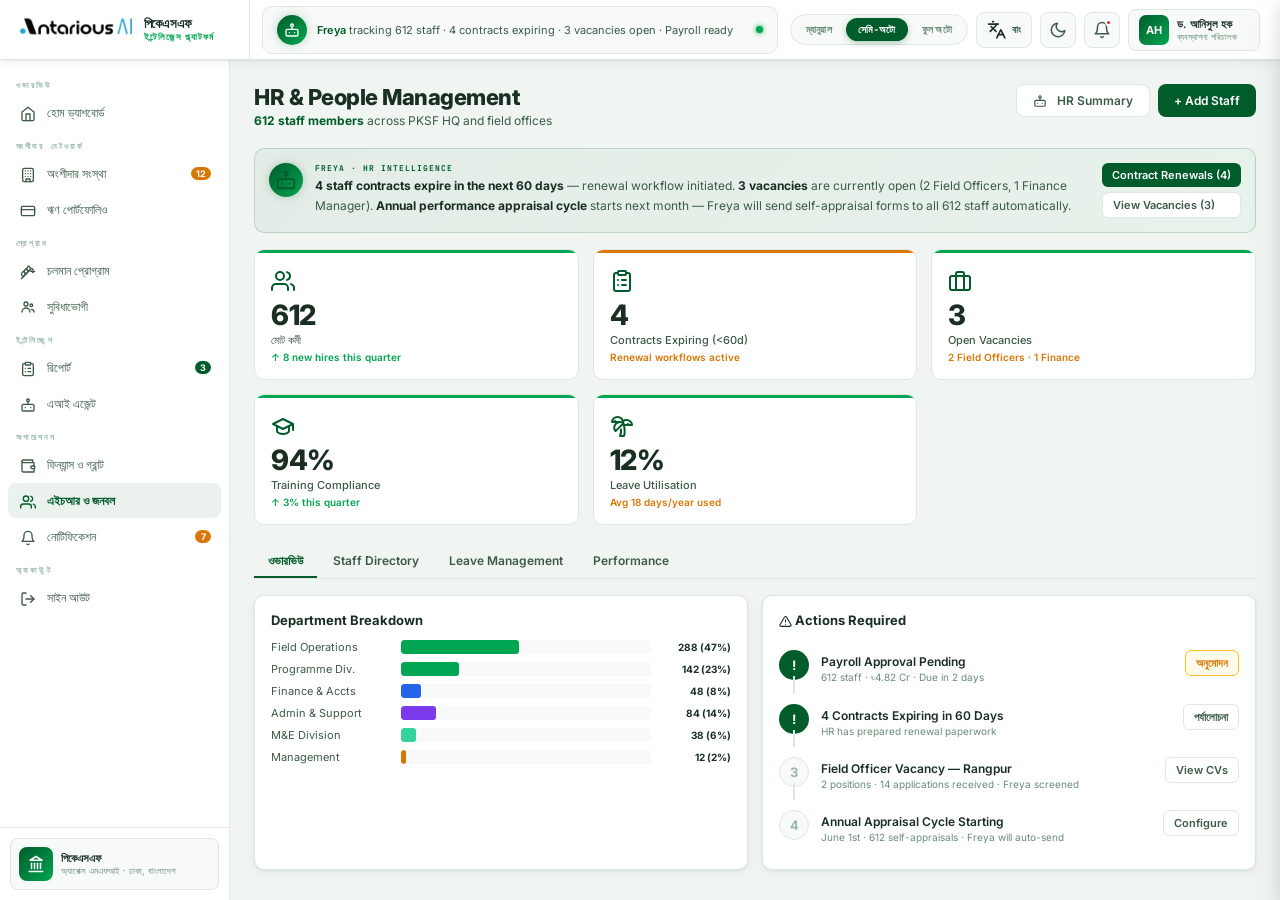
<file: prototype/hr.html>
<!DOCTYPE html>
<html lang="en" data-theme="light">
<head>
<meta charset="UTF-8"><meta name="viewport" content="width=device-width,initial-scale=1">
<title>HR & People — PKSF AI</title>
<link rel="stylesheet" href="css/styles.css">
</head>
<body>
<div id="shell">
<div id="topbar">
  <div class="tb-brand"><img class="tb-brand-img" src="assets/antarious-logo.svg" alt="Antarious">
    <div class="tb-brand-text">
      <div class="tb-brand-main">PKSF</div>
      <div class="tb-brand-sub">Intelligence Platform</div>
    </div></div>
  <div class="tb-freya-bar" onclick="openFreya()"><div class="tb-fa">🤖</div><div class="tb-fstatus" id="freya-status-text"><strong>Freya</strong> tracking 612 staff · 4 contracts expiring · 3 vacancies open · Payroll ready</div><div class="tb-fdot"></div></div>
  <div class="tb-controls">
    <div class="mode-toggle">
      <button class="mode-btn" data-mode="manual" onclick="setMode('manual')">Manual</button>
      <button class="mode-btn on" data-mode="semi" onclick="setMode('semi')">Semi-Auto</button>
      <button class="mode-btn" data-mode="full" onclick="setMode('full')">Full Auto</button>
    </div>
    <div class="tb-icon-btn" onclick="toggleTheme()" id="theme-btn">🌙</div>
    <div class="tb-icon-btn">🔔<div class="tb-ndot"></div></div>
    <div class="tb-user"><div class="tb-av">AH</div><div><div class="tb-uname">Dr. Anisul Haque</div><div class="tb-urole">Managing Director</div></div></div>
  </div>
</div>
<div id="sidebar">
  <div class="sb-inner">
    <div class="sb-section-label">Overview</div>
    <a href="dashboard.html"><div class="nav-item"><span class="nav-ic">🏠</span>Home Dashboard</div></a>
    <div class="sb-section-label">Partner Network</div>
    <a href="partners.html"><div class="nav-item"><span class="nav-ic">🏢</span>Partner Orgs <span class="nav-badge nav-badge-a">12</span></div></a>
    <a href="portfolio.html"><div class="nav-item"><span class="nav-ic">💳</span>Loan Portfolio</div></a>
    <div class="sb-section-label">Programmes</div>
    <a href="programs.html"><div class="nav-item"><span class="nav-ic">🌾</span>Active Programmes</div></a>
    <a href="beneficiaries.html"><div class="nav-item"><span class="nav-ic">👨‍👩‍👧</span>Beneficiaries</div></a>
    <div class="sb-section-label">Intelligence</div>
    <a href="reports.html"><div class="nav-item"><span class="nav-ic">📋</span>Reports <span class="nav-badge nav-badge-g">3</span></div></a>
    <a href="agents.html"><div class="nav-item"><span class="nav-ic">🤖</span>AI Agents</div></a>
    <div class="sb-section-label">Operations</div>
    <a href="finance.html"><div class="nav-item"><span class="nav-ic">💰</span>Finance &amp; Grants</div></a>
    <a href="hr.html"><div class="nav-item active"><span class="nav-ic">👥</span>HR &amp; People</div></a>
    <a href="notifications.html"><div class="nav-item"><span class="nav-ic">🔔</span>Notifications <span class="nav-badge nav-badge-a">7</span></div></a>
    <div class="sb-section-label">Account</div>
    <a href="index.html"><div class="nav-item"><span class="nav-ic">🚪</span>Sign Out</div></a>
  </div>
  <div class="sb-footer"><div class="sb-org"><div class="sb-org-av">🏛</div><div><div class="sb-org-name">PKSF</div><div class="sb-org-type">Apex MFI · Dhaka, Bangladesh</div></div></div></div>
</div>

<div id="content">
<div class="content-area">

  <div class="page-hd">
    <div>
      <div class="page-title">HR &amp; People Management</div>
      <div class="page-sub"><strong>612 staff members</strong> across PKSF HQ and field offices</div>
    </div>
    <div class="page-acts">
      <button class="btn btn-sec" onclick="fpQuick('Give me a summary of HR status for PKSF this month')">🤖 HR Summary</button>
      <button class="btn btn-pri" onclick="toast('Opening new staff onboarding wizard...','👤','g')">+ Add Staff</button>
    </div>
  </div>

  <!-- FREYA -->
  <div class="freya-box">
    <div class="freya-box-ic">🤖</div>
    <div style="flex:1">
      <div class="freya-box-label">Freya · HR Intelligence</div>
      <div class="freya-box-text">
        <strong>4 staff contracts expire in the next 60 days</strong> — renewal workflow initiated. <strong>3 vacancies</strong> are currently open (2 Field Officers, 1 Finance Manager). <strong>Annual performance appraisal cycle</strong> starts next month — Freya will send self-appraisal forms to all 612 staff automatically.
      </div>
    </div>
    <div class="freya-box-acts">
      <button class="btn btn-pri btn-sm" onclick="toast('Opening contract renewals...','📝','g')">Contract Renewals (4)</button>
      <button class="btn btn-sec btn-sm" onclick="toast('Opening vacancy listings...','💼','g')">View Vacancies (3)</button>
    </div>
  </div>

  <!-- KPIs -->
  <div class="grid-5" style="margin-bottom:20px">
    <div class="stat-card"><div class="stat-ic">👥</div><div class="stat-val">612</div><div class="stat-label">Total Staff</div><div class="stat-change chg-up">↑ 8 new hires this quarter</div></div>
    <div class="stat-card amber"><div class="stat-ic">📋</div><div class="stat-val">4</div><div class="stat-label">Contracts Expiring (&lt;60d)</div><div class="stat-change chg-nt">Renewal workflows active</div></div>
    <div class="stat-card"><div class="stat-ic">💼</div><div class="stat-val">3</div><div class="stat-label">Open Vacancies</div><div class="stat-change chg-nt">2 Field Officers · 1 Finance</div></div>
    <div class="stat-card"><div class="stat-ic">🎓</div><div class="stat-val">94%</div><div class="stat-label">Training Compliance</div><div class="stat-change chg-up">↑ 3% this quarter</div></div>
    <div class="stat-card"><div class="stat-ic">🏖</div><div class="stat-val">12%</div><div class="stat-label">Leave Utilisation</div><div class="stat-change chg-nt">Avg 18 days/year used</div></div>
  </div>

  <!-- TABS -->
  <div class="tabs">
    <div class="tab-item active" onclick="switchHTab(this,'overview')">Overview</div>
    <div class="tab-item" onclick="switchHTab(this,'staff')">Staff Directory</div>
    <div class="tab-item" onclick="switchHTab(this,'leave')">Leave Management</div>
    <div class="tab-item" onclick="switchHTab(this,'performance')">Performance</div>
  </div>

  <!-- OVERVIEW TAB -->
  <div id="htab-overview">
    <div class="grid-2" style="margin-bottom:14px">
      <div class="card">
        <div style="font-size:13px;font-weight:700;color:var(--tx);margin-bottom:12px">Department Breakdown</div>
        <div style="display:flex;flex-direction:column;gap:8px">
          <div class="div-bar-row" style="display:flex;align-items:center;gap:10px">
            <div style="width:120px;font-size:11px;color:var(--tx2)">Field Operations</div>
            <div style="flex:1"><div class="prog-bar" style="height:14px"><div class="prog-fill" style="width:47%;height:14px"></div></div></div>
            <div style="font-size:10px;font-weight:700;color:var(--tx);width:70px;text-align:right">288 (47%)</div>
          </div>
          <div style="display:flex;align-items:center;gap:10px">
            <div style="width:120px;font-size:11px;color:var(--tx2)">Programme Div.</div>
            <div style="flex:1"><div class="prog-bar" style="height:14px"><div class="prog-fill" style="width:23%;height:14px"></div></div></div>
            <div style="font-size:10px;font-weight:700;color:var(--tx);width:70px;text-align:right">142 (23%)</div>
          </div>
          <div style="display:flex;align-items:center;gap:10px">
            <div style="width:120px;font-size:11px;color:var(--tx2)">Finance &amp; Accts</div>
            <div style="flex:1"><div class="prog-bar" style="height:14px"><div class="prog-fill" style="width:8%;height:14px;background:var(--bl)"></div></div></div>
            <div style="font-size:10px;font-weight:700;color:var(--tx);width:70px;text-align:right">48 (8%)</div>
          </div>
          <div style="display:flex;align-items:center;gap:10px">
            <div style="width:120px;font-size:11px;color:var(--tx2)">Admin &amp; Support</div>
            <div style="flex:1"><div class="prog-bar" style="height:14px"><div class="prog-fill" style="width:14%;height:14px;background:var(--pu)"></div></div></div>
            <div style="font-size:10px;font-weight:700;color:var(--tx);width:70px;text-align:right">84 (14%)</div>
          </div>
          <div style="display:flex;align-items:center;gap:10px">
            <div style="width:120px;font-size:11px;color:var(--tx2)">M&amp;E Division</div>
            <div style="flex:1"><div class="prog-bar" style="height:14px"><div class="prog-fill" style="width:6%;height:14px;background:var(--acc2)"></div></div></div>
            <div style="font-size:10px;font-weight:700;color:var(--tx);width:70px;text-align:right">38 (6%)</div>
          </div>
          <div style="display:flex;align-items:center;gap:10px">
            <div style="width:120px;font-size:11px;color:var(--tx2)">Management</div>
            <div style="flex:1"><div class="prog-bar" style="height:14px"><div class="prog-fill" style="width:2%;height:14px;background:var(--am)"></div></div></div>
            <div style="font-size:10px;font-weight:700;color:var(--tx);width:70px;text-align:right">12 (2%)</div>
          </div>
        </div>
      </div>
      <div class="card">
        <div style="font-size:13px;font-weight:700;color:var(--tx);margin-bottom:12px">⚠ Actions Required</div>
        <div class="step-list">
          <div class="step-item">
            <div class="step-dot active">!</div>
            <div class="step-content">
              <div class="step-title">Payroll Approval Pending</div>
              <div class="step-desc">612 staff · ৳4.82 Cr · Due in 2 days</div>
            </div>
            <button class="btn btn-warn btn-sm" onclick="toast('Opening payroll...','💰','a')">Approve</button>
          </div>
          <div class="step-item">
            <div class="step-dot active">!</div>
            <div class="step-content">
              <div class="step-title">4 Contracts Expiring in 60 Days</div>
              <div class="step-desc">HR has prepared renewal paperwork</div>
            </div>
            <button class="btn btn-sec btn-sm" onclick="toast('Opening renewals...','📝','g')">Review</button>
          </div>
          <div class="step-item">
            <div class="step-dot pending">3</div>
            <div class="step-content">
              <div class="step-title">Field Officer Vacancy — Rangpur</div>
              <div class="step-desc">2 positions · 14 applications received · Freya screened</div>
            </div>
            <button class="btn btn-sec btn-sm" onclick="toast('Opening CVs...','👤','g')">View CVs</button>
          </div>
          <div class="step-item">
            <div class="step-dot pending">4</div>
            <div class="step-content">
              <div class="step-title">Annual Appraisal Cycle Starting</div>
              <div class="step-desc">June 1st · 612 self-appraisals · Freya will auto-send</div>
            </div>
            <button class="btn btn-sec btn-sm" onclick="toast('Configuring appraisal cycle...','📊','g')">Configure</button>
          </div>
        </div>
      </div>
    </div>
  </div>

  <!-- STAFF DIRECTORY -->
  <div id="htab-staff" style="display:none">
    <div class="card">
      <div style="display:flex;align-items:center;gap:10px;margin-bottom:14px">
        <div class="search-bar" style="flex:1">
          <span>🔍</span>
          <input type="text" placeholder="Search staff by name, ID, department, position…">
        </div>
        <select class="btn btn-sec" style="padding:7px 12px;font-size:11px">
          <option>All Departments</option>
          <option>Field Operations</option><option>Programme Division</option>
          <option>Finance &amp; Accounts</option><option>M&amp;E Division</option>
        </select>
      </div>
      <table class="data-table">
        <thead><tr><th>Employee</th><th>ID</th><th>Department</th><th>Position</th><th>Location</th><th>Status</th><th>Actions</th></tr></thead>
        <tbody>
          <tr>
            <td><div style="display:flex;align-items:center;gap:8px"><div style="width:28px;height:28px;border-radius:6px;background:linear-gradient(135deg,var(--pri),var(--acc));display:flex;align-items:center;justify-content:center;font-size:11px;font-weight:700;color:#fff">RB</div>Rowshan Begum</div></td>
            <td style="font-family:var(--mono);font-size:10px">EMP-0142</td>
            <td>Programme Division</td>
            <td>Senior Programme Officer</td>
            <td>Dhaka HQ</td>
            <td><span class="badge badge-g">Active</span></td>
            <td><button class="btn btn-sec btn-sm" onclick="toast('Opening staff profile...','👤','g')">View</button></td>
          </tr>
          <tr>
            <td><div style="display:flex;align-items:center;gap:8px"><div style="width:28px;height:28px;border-radius:6px;background:linear-gradient(135deg,#2563eb,#60a5fa);display:flex;align-items:center;justify-content:center;font-size:11px;font-weight:700;color:#fff">MR</div>Mohammad Rashid</div></td>
            <td style="font-family:var(--mono);font-size:10px">EMP-0089</td>
            <td>Finance &amp; Accounts</td>
            <td>Senior Finance Officer</td>
            <td>Dhaka HQ</td>
            <td><span class="badge badge-g">Active</span></td>
            <td><button class="btn btn-sec btn-sm" onclick="toast('Opening staff profile...','👤','g')">View</button></td>
          </tr>
          <tr>
            <td><div style="display:flex;align-items:center;gap:8px"><div style="width:28px;height:28px;border-radius:6px;background:linear-gradient(135deg,#7c3aed,#a78bfa);display:flex;align-items:center;justify-content:center;font-size:11px;font-weight:700;color:#fff">FA</div>Fatema Akter</div></td>
            <td style="font-family:var(--mono);font-size:10px">EMP-0231</td>
            <td>Field Operations</td>
            <td>Field Officer</td>
            <td>Rangpur Region</td>
            <td><span class="badge badge-g">Active</span></td>
            <td><button class="btn btn-sec btn-sm" onclick="toast('Opening staff profile...','👤','g')">View</button></td>
          </tr>
          <tr>
            <td><div style="display:flex;align-items:center;gap:8px"><div style="width:28px;height:28px;border-radius:6px;background:linear-gradient(135deg,#d97706,#fbbf24);display:flex;align-items:center;justify-content:center;font-size:11px;font-weight:700;color:#fff">KI</div>Karim Islam</div></td>
            <td style="font-family:var(--mono);font-size:10px">EMP-0318</td>
            <td>M&amp;E Division</td>
            <td>M&amp;E Specialist</td>
            <td>Dhaka HQ</td>
            <td><span class="badge badge-a">⚠ Contract Due</span></td>
            <td><button class="btn btn-warn btn-sm" onclick="toast('Opening renewal form...','📝','a')">Renew</button></td>
          </tr>
        </tbody>
      </table>
      <div style="margin-top:10px;font-size:11px;color:var(--tx3)">Showing 4 of 612 staff members · Use search to find others</div>
    </div>
  </div>

  <!-- LEAVE TAB -->
  <div id="htab-leave" style="display:none">
    <div class="grid-2">
      <div class="card">
        <div style="font-size:13px;font-weight:700;color:var(--tx);margin-bottom:12px">Leave Requests — Pending Approval</div>
        <div style="display:flex;flex-direction:column;gap:8px">
          <div style="display:flex;align-items:center;gap:10px;padding:10px;border:1px solid var(--border);border-radius:8px;background:var(--card2)">
            <div style="width:30px;height:30px;border-radius:7px;background:linear-gradient(135deg,var(--pri),var(--acc));display:flex;align-items:center;justify-content:center;font-size:12px;font-weight:700;color:#fff;flex-shrink:0">FA</div>
            <div style="flex:1"><div style="font-size:12px;font-weight:600;color:var(--tx)">Fatema Akter</div><div style="font-size:10px;color:var(--tx3)">Annual Leave · 5 days · 25 Jun – 29 Jun</div></div>
            <button class="btn btn-pri btn-sm" onclick="toast('Leave approved for Fatema Akter','✅','g')">Approve</button>
            <button class="btn btn-sec btn-sm" onclick="toast('Leave request declined','❌','a')">Decline</button>
          </div>
          <div style="display:flex;align-items:center;gap:10px;padding:10px;border:1px solid var(--border);border-radius:8px;background:var(--card2)">
            <div style="width:30px;height:30px;border-radius:7px;background:linear-gradient(135deg,#2563eb,#60a5fa);display:flex;align-items:center;justify-content:center;font-size:12px;font-weight:700;color:#fff;flex-shrink:0">KI</div>
            <div style="flex:1"><div style="font-size:12px;font-weight:600;color:var(--tx)">Karim Islam</div><div style="font-size:10px;color:var(--tx3)">Medical Leave · 3 days · 22 May – 24 May</div></div>
            <button class="btn btn-pri btn-sm" onclick="toast('Medical leave approved','✅','g')">Approve</button>
            <button class="btn btn-sec btn-sm" onclick="toast('Leave declined','❌','a')">Decline</button>
          </div>
        </div>
      </div>
      <div class="card">
        <div style="font-size:13px;font-weight:700;color:var(--tx);margin-bottom:12px">Leave Balance Summary</div>
        <table class="data-table">
          <thead><tr><th>Leave Type</th><th>Allocation</th><th>Used</th><th>Balance</th></tr></thead>
          <tbody>
            <tr><td>Annual Leave</td><td>20 days</td><td>8 days</td><td style="color:var(--pri);font-weight:700">12 days</td></tr>
            <tr><td>Medical Leave</td><td>14 days</td><td>3 days</td><td style="color:var(--pri);font-weight:700">11 days</td></tr>
            <tr><td>Casual Leave</td><td>10 days</td><td>4 days</td><td style="color:var(--pri);font-weight:700">6 days</td></tr>
            <tr><td>Compensatory Leave</td><td>Earned</td><td>0 days</td><td style="color:var(--pri);font-weight:700">2 days</td></tr>
          </tbody>
        </table>
        <div style="margin-top:12px;font-size:10px;color:var(--tx3)">Showing your personal leave balance. HR managers can view all staff balances.</div>
      </div>
    </div>
  </div>

  <!-- PERFORMANCE TAB -->
  <div id="htab-performance" style="display:none">
    <div class="card">
      <div style="font-size:13px;font-weight:700;color:var(--tx);margin-bottom:6px">Annual Performance Appraisal — FY 2025-26</div>
      <div class="alert alert-b" style="margin-bottom:14px">ℹ️ Appraisal cycle starts <strong>June 1, 2026</strong>. Freya will automatically send self-appraisal forms to all 612 staff on that date.</div>
      <div class="grid-4">
        <div style="text-align:center;padding:16px;background:var(--card2);border-radius:8px;border:1px solid var(--border)">
          <div style="font-size:24px;font-weight:800;color:var(--pri)">612</div>
          <div style="font-size:10px;color:var(--tx3)">Staff to Appraise</div>
        </div>
        <div style="text-align:center;padding:16px;background:var(--card2);border-radius:8px;border:1px solid var(--border)">
          <div style="font-size:24px;font-weight:800;color:var(--am)">Jun 1</div>
          <div style="font-size:10px;color:var(--tx3)">Cycle Starts</div>
        </div>
        <div style="text-align:center;padding:16px;background:var(--card2);border-radius:8px;border:1px solid var(--border)">
          <div style="font-size:24px;font-weight:800;color:var(--bl)">Jul 31</div>
          <div style="font-size:10px;color:var(--tx3)">Completion Target</div>
        </div>
        <div style="text-align:center;padding:16px;background:var(--card2);border-radius:8px;border:1px solid var(--border)">
          <div style="font-size:24px;font-weight:800;color:var(--pri)">5-pt</div>
          <div style="font-size:10px;color:var(--tx3)">Rating Scale</div>
        </div>
      </div>
    </div>
  </div>

</div></div></div>

<div id="freya-panel">
  <div class="fp-header"><div class="fp-avatar">🤖</div><div><div class="fp-name">Freya</div><div class="fp-status"><span class="status-dot sd-g"></span> HR Intelligence · Online</div></div><button class="btn btn-sm btn-sec" style="margin-left:auto" onclick="closeFreya()">✕ Close</button></div>
  <div class="fp-quick">
    <button class="btn btn-sm btn-pri"  onclick="fpQuick('Give me the HR status summary for this month')">👥 HR Summary</button>
    <button class="btn btn-sm btn-sec"  onclick="fpQuick('Which staff contracts are expiring in the next 60 days?')">📝 Contracts</button>
    <button class="btn btn-sm btn-sec"  onclick="fpQuick('Help me draft a job description for a Field Officer in Rangpur')">✍️ Draft JD</button>
  </div>
  <div id="fp-msgs"></div>
  <div class="fp-input-area"><div class="fp-input-row"><input class="fp-input" id="fp-input" type="text" placeholder="Ask about staff, payroll, leave, performance…"><button class="btn btn-pri btn-sm" onclick="fpSend()">Send ↑</button></div></div>
</div>
<div id="output-modal"><div class="output-box"><div class="ob-header"><div><div class="ob-agent-label" id="ob-agent"></div><div class="ob-title" id="ob-title"></div></div><div class="ob-close" onclick="closeOutput()">✕</div></div><div class="ob-body" id="ob-body"></div><div class="ob-footer" id="ob-footer"></div></div></div>
<div id="confirm-modal"><div class="confirm-box"><div class="confirm-title" id="confirm-title"></div><div class="confirm-body" id="confirm-body"></div><div class="confirm-acts"><button class="btn btn-sec btn-sm" onclick="closeConfirm()">Cancel</button><button class="btn btn-pri btn-sm" id="confirm-ok">Confirm</button></div></div></div>
<div id="toast-container"></div>
<script src="js/icons.js"></script>
<script src="js/i18n.js"></script>
<script src="js/shared.js"></script>
<script>
function switchHTab(el, id) {
  document.querySelectorAll('.tab-item').forEach(t => t.classList.remove('active'));
  el.classList.add('active');
  ['overview','staff','leave','performance'].forEach(t => {
    document.getElementById('htab-'+t).style.display = t === id ? '' : 'none';
  });
}
</script>
</body>
</html>
</file>
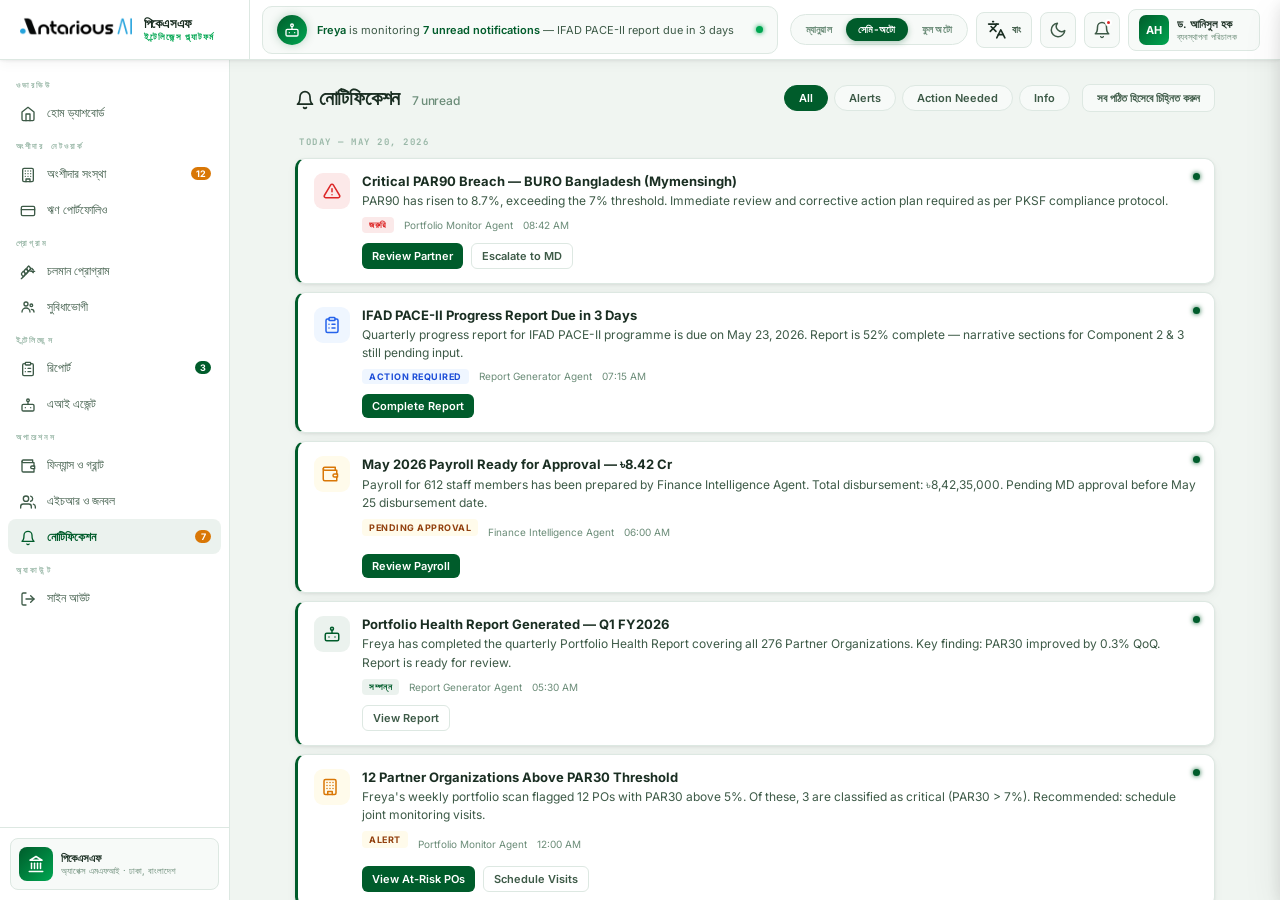
<file: prototype/notifications.html>
<!DOCTYPE html>
<html lang="en" data-theme="light">
<head>
<meta charset="UTF-8">
<meta name="viewport" content="width=device-width, initial-scale=1.0">
<title>Notifications — PKSF Antarious AI</title>
<link rel="stylesheet" href="css/styles.css">
<style>
.notif-page { max-width: 920px; margin: 0 auto; }
.notif-toolbar { display:flex; align-items:center; gap:12px; margin-bottom:24px; flex-wrap:wrap; }
.notif-toolbar h1 { flex:1; font-size:20px; font-weight:800; color:var(--tx); margin:0; letter-spacing:-.3px; }
.notif-toolbar h1 .nt-sub { font-size:12px; font-weight:500; color:var(--tx3); margin-left:8px; }
.notif-filter-chips { display:flex; gap:6px; flex-wrap:wrap; }
.n-chip { padding:5px 14px; border-radius:20px; font-size:11px; font-weight:600; border:1px solid var(--border); background:var(--card2); color:var(--tx2); cursor:pointer; transition:all .15s; }
.n-chip.active, .n-chip:hover { background:var(--pri); color:#fff; border-color:var(--pri); }
.notif-group { margin-bottom:24px; }
.notif-group-label { font-family:var(--mono); font-size:9px; font-weight:700; text-transform:uppercase; letter-spacing:1.5px; color:var(--tx4); margin-bottom:10px; padding-left:4px; }
.notif-item { display:flex; align-items:flex-start; gap:12px; padding:14px 16px; background:var(--card); border:1px solid var(--border); border-radius:10px; margin-bottom:8px; cursor:pointer; transition:box-shadow .15s, border-color .15s; position:relative; box-shadow:var(--sh); }
.notif-item:hover { box-shadow:0 4px 14px rgba(0,0,0,.08); border-color:var(--pri); }
.notif-item.unread { border-left:3px solid var(--pri); }
.notif-item.unread::before { content:''; position:absolute; top:14px; right:14px; width:7px; height:7px; border-radius:50%; background:var(--pri); box-shadow:0 0 5px var(--pri); }
.ni-icon { width:36px; height:36px; border-radius:9px; display:flex; align-items:center; justify-content:center; font-size:14px; flex-shrink:0; }
.ni-icon.alert   { background: var(--ambg); color: var(--am); }
.ni-icon.info    { background: rgba(0,92,43,.08); color: var(--pri); }
.ni-icon.action  { background: var(--blbg); color: #2563eb; }
.ni-icon.warn    { background: rgba(220,38,38,.1); color: var(--rd); }
.ni-icon .emoji-svg .ic { width:18px; height:18px; }
.ni-body { flex:1; min-width:0; }
.ni-title { font-size:13px; font-weight:700; color:var(--tx); margin:0 0 3px; }
.ni-desc { font-size:12px; color:var(--tx2); margin:0 0 6px; line-height:1.55; }
.ni-meta { display:flex; align-items:center; gap:10px; font-size:10px; color:var(--tx3); flex-wrap:wrap; }
.ni-tag { padding:2px 7px; border-radius:4px; font-size:9px; font-weight:700; text-transform:uppercase; letter-spacing:.5px; }
.ni-tag.alert  { background: var(--ambg); color: #92400e; }
.ni-tag.info   { background: rgba(0,92,43,.08); color: var(--pri); }
.ni-tag.action { background: var(--blbg); color: #1d4ed8; }
.ni-tag.warn   { background: rgba(220,38,38,.1); color: var(--rd); }
.ni-actions { display:flex; gap:8px; margin-top:10px; flex-wrap:wrap; }
.mark-all-btn { padding:6px 14px; border-radius:8px; font-size:11px; font-weight:600; border:1px solid var(--border); background:var(--card2); color:var(--tx2); cursor:pointer; transition:all .15s; }
.mark-all-btn:hover { background:var(--card); color:var(--pri); border-color:var(--pri); }
.notif-empty { text-align:center; padding:60px 20px; color:var(--tx3); }
.notif-empty p { font-size:13px; }
</style>
</head>
<body>
<div id="shell">

<!-- TOP BAR -->
<div id="topbar">
  <div class="tb-brand">
    <img class="tb-brand-img" src="assets/antarious-logo.svg" alt="Antarious">
    <div class="tb-brand-text">
      <div class="tb-brand-main">PKSF</div>
      <div class="tb-brand-sub">Intelligence Platform</div>
    </div>
  </div>
  <div class="tb-freya-bar" onclick="openFreya()">
    <div class="tb-fa">🤖</div>
    <div class="tb-fstatus" id="freya-status-text">
      <strong>Freya</strong> is monitoring <strong>7 unread notifications</strong> — IFAD PACE-II report due in 3 days
    </div>
    <div class="tb-fdot"></div>
  </div>
  <div class="tb-controls">
    <div class="mode-toggle">
      <button class="mode-btn" data-mode="manual" onclick="setMode('manual')">Manual</button>
      <button class="mode-btn on" data-mode="semi" onclick="setMode('semi')">Semi-Auto</button>
      <button class="mode-btn" data-mode="full" onclick="setMode('full')">Full Auto</button>
    </div>
    <div class="tb-icon-btn" onclick="toggleTheme()" id="theme-btn" title="Toggle Theme">🌙</div>
    <div class="tb-icon-btn" title="Notifications">🔔<div class="tb-ndot"></div></div>
    <div class="tb-user">
      <div class="tb-av">AH</div>
      <div><div class="tb-uname">Dr. Anisul Haque</div><div class="tb-urole">Managing Director</div></div>
    </div>
  </div>
</div>

<!-- SIDEBAR -->
<div id="sidebar">
  <div class="sb-inner">
    <div class="sb-section-label">Overview</div>
    <a href="dashboard.html"><div class="nav-item" id="ni-dashboard"><span class="nav-ic">🏠</span>Home Dashboard</div></a>

    <div class="sb-section-label">Partner Network</div>
    <a href="partners.html"><div class="nav-item" id="ni-partners"><span class="nav-ic">🏢</span>Partner Orgs <span class="nav-badge nav-badge-a">12</span></div></a>
    <a href="portfolio.html"><div class="nav-item" id="ni-portfolio"><span class="nav-ic">💳</span>Loan Portfolio</div></a>

    <div class="sb-section-label">Programmes</div>
    <a href="programs.html"><div class="nav-item" id="ni-programs"><span class="nav-ic">🌾</span>Active Programmes</div></a>
    <a href="beneficiaries.html"><div class="nav-item" id="ni-beneficiaries"><span class="nav-ic">👨‍👩‍👧</span>Beneficiaries</div></a>

    <div class="sb-section-label">Intelligence</div>
    <a href="reports.html"><div class="nav-item" id="ni-reports"><span class="nav-ic">📋</span>Reports <span class="nav-badge nav-badge-g">3</span></div></a>
    <a href="agents.html"><div class="nav-item" id="ni-agents"><span class="nav-ic">🤖</span>AI Agents</div></a>

    <div class="sb-section-label">Operations</div>
    <a href="finance.html"><div class="nav-item" id="ni-finance"><span class="nav-ic">💰</span>Finance &amp; Grants</div></a>
    <a href="hr.html"><div class="nav-item" id="ni-hr"><span class="nav-ic">👥</span>HR &amp; People</div></a>
    <a href="notifications.html"><div class="nav-item active" id="ni-notifications"><span class="nav-ic">🔔</span>Notifications <span class="nav-badge nav-badge-a">7</span></div></a>

    <div class="sb-section-label">Account</div>
    <a href="index.html"><div class="nav-item"><span class="nav-ic">🚪</span>Sign Out</div></a>
  </div>
  <div class="sb-footer">
    <div class="sb-org">
      <div class="sb-org-av">🏛</div>
      <div><div class="sb-org-name">PKSF</div><div class="sb-org-type">Apex MFI · Dhaka, Bangladesh</div></div>
    </div>
  </div>
</div>

<!-- CONTENT -->
<div id="content">
<div class="content-area">

<div class="notif-page">

  <div class="notif-toolbar">
    <h1>🔔 Notifications <span class="nt-sub" id="nt-unread">7 unread</span></h1>
    <div class="notif-filter-chips">
      <div class="n-chip active" onclick="filterNotifs('all',this)">All</div>
      <div class="n-chip" onclick="filterNotifs('alert',this)">Alerts</div>
      <div class="n-chip" onclick="filterNotifs('action',this)">Action Needed</div>
      <div class="n-chip" onclick="filterNotifs('info',this)">Info</div>
    </div>
    <button class="mark-all-btn" onclick="markAllRead()">Mark all as read</button>
  </div>

  <!-- Today -->
  <div class="notif-group" data-group="today">
    <div class="notif-group-label">Today — May 20, 2026</div>

    <div class="notif-item unread" data-type="warn" onclick="goTo('partners.html')">
      <div class="ni-icon warn">⚠️</div>
      <div class="ni-body">
        <p class="ni-title">Critical PAR90 Breach — BURO Bangladesh (Mymensingh)</p>
        <p class="ni-desc">PAR90 has risen to 8.7%, exceeding the 7% threshold. Immediate review and corrective action plan required as per PKSF compliance protocol.</p>
        <div class="ni-meta">
          <span class="ni-tag warn">Critical</span>
          <span>Portfolio Monitor Agent</span>
          <span>08:42 AM</span>
        </div>
        <div class="ni-actions">
          <button class="btn btn-pri btn-sm" onclick="event.stopPropagation();window.location.href='partners.html'">Review Partner</button>
          <button class="btn btn-sec btn-sm" onclick="event.stopPropagation();toast('Escalated to MD for review','📤','g')">Escalate to MD</button>
        </div>
      </div>
    </div>

    <div class="notif-item unread" data-type="action" onclick="goTo('reports.html')">
      <div class="ni-icon action">📋</div>
      <div class="ni-body">
        <p class="ni-title">IFAD PACE-II Progress Report Due in 3 Days</p>
        <p class="ni-desc">Quarterly progress report for IFAD PACE-II programme is due on May 23, 2026. Report is 52% complete — narrative sections for Component 2 &amp; 3 still pending input.</p>
        <div class="ni-meta">
          <span class="ni-tag action">Action Required</span>
          <span>Report Generator Agent</span>
          <span>07:15 AM</span>
        </div>
        <div class="ni-actions">
          <button class="btn btn-pri btn-sm" onclick="event.stopPropagation();window.location.href='reports.html'">Complete Report</button>
        </div>
      </div>
    </div>

    <div class="notif-item unread" data-type="alert" onclick="goTo('finance.html')">
      <div class="ni-icon alert">💰</div>
      <div class="ni-body">
        <p class="ni-title">May 2026 Payroll Ready for Approval — ৳8.42 Cr</p>
        <p class="ni-desc">Payroll for 612 staff members has been prepared by Finance Intelligence Agent. Total disbursement: ৳8,42,35,000. Pending MD approval before May 25 disbursement date.</p>
        <div class="ni-meta">
          <span class="ni-tag alert">Pending Approval</span>
          <span>Finance Intelligence Agent</span>
          <span>06:00 AM</span>
        </div>
        <div class="ni-actions">
          <button class="btn btn-pri btn-sm" onclick="event.stopPropagation();window.location.href='finance.html'">Review Payroll</button>
        </div>
      </div>
    </div>

    <div class="notif-item unread" data-type="info" onclick="goTo('agents.html')">
      <div class="ni-icon info">🤖</div>
      <div class="ni-body">
        <p class="ni-title">Portfolio Health Report Generated — Q1 FY2026</p>
        <p class="ni-desc">Freya has completed the quarterly Portfolio Health Report covering all 276 Partner Organizations. Key finding: PAR30 improved by 0.3% QoQ. Report is ready for review.</p>
        <div class="ni-meta">
          <span class="ni-tag info">Completed</span>
          <span>Report Generator Agent</span>
          <span>05:30 AM</span>
        </div>
        <div class="ni-actions">
          <button class="btn btn-sec btn-sm" onclick="event.stopPropagation();window.location.href='reports.html'">View Report</button>
        </div>
      </div>
    </div>

    <div class="notif-item unread" data-type="alert" onclick="goTo('partners.html')">
      <div class="ni-icon alert">🏢</div>
      <div class="ni-body">
        <p class="ni-title">12 Partner Organizations Above PAR30 Threshold</p>
        <p class="ni-desc">Freya's weekly portfolio scan flagged 12 POs with PAR30 above 5%. Of these, 3 are classified as critical (PAR30 &gt; 7%). Recommended: schedule joint monitoring visits.</p>
        <div class="ni-meta">
          <span class="ni-tag alert">Alert</span>
          <span>Portfolio Monitor Agent</span>
          <span>12:00 AM</span>
        </div>
        <div class="ni-actions">
          <button class="btn btn-pri btn-sm" onclick="event.stopPropagation();window.location.href='partners.html'">View At-Risk POs</button>
          <button class="btn btn-sec btn-sm" onclick="event.stopPropagation();toast('Monitoring visits scheduled for next week','📅','g')">Schedule Visits</button>
        </div>
      </div>
    </div>
  </div>

  <!-- Yesterday -->
  <div class="notif-group" data-group="yesterday">
    <div class="notif-group-label">Yesterday — May 19, 2026</div>

    <div class="notif-item unread" data-type="action" onclick="goTo('hr.html')">
      <div class="ni-icon action">👥</div>
      <div class="ni-body">
        <p class="ni-title">4 Staff Contracts Expiring Within 30 Days</p>
        <p class="ni-desc">HR Agent has identified 4 staff members with contracts expiring before June 20, 2026. Renewal or separation decisions required to ensure compliance with labour regulations.</p>
        <div class="ni-meta">
          <span class="ni-tag action">Action Required</span>
          <span>HR Agent</span>
          <span>May 19, 3:22 PM</span>
        </div>
        <div class="ni-actions">
          <button class="btn btn-pri btn-sm" onclick="event.stopPropagation();window.location.href='hr.html'">Review Contracts</button>
        </div>
      </div>
    </div>

    <div class="notif-item" data-type="info" onclick="goTo('programs.html')">
      <div class="ni-icon info">🌾</div>
      <div class="ni-body">
        <p class="ni-title">USSP Enrollment Milestone: 9.2 Lac Households</p>
        <p class="ni-desc">Ultra-Sohayota (USSP) programme has reached 92% of its 10 lac household target. Rajshahi and Rangpur divisions are leading enrollment. On track for Q2 FY2026 target.</p>
        <div class="ni-meta">
          <span class="ni-tag info">Milestone</span>
          <span>Programme Intelligence Agent</span>
          <span>May 19, 10:00 AM</span>
        </div>
      </div>
    </div>
  </div>

  <!-- Earlier -->
  <div class="notif-group" data-group="older">
    <div class="notif-group-label">Earlier This Week</div>

    <div class="notif-item" data-type="info">
      <div class="ni-icon info">📊</div>
      <div class="ni-body">
        <p class="ni-title">KfW Climate Adaptation Grant — Tranche 3 Released</p>
        <p class="ni-desc">KfW Development Bank has approved and released Tranche 3 of the Climate Adaptation programme grant: EUR 2.5M (৳29.75 Cr). Funds have been credited to the programme account.</p>
        <div class="ni-meta">
          <span class="ni-tag info">Received</span>
          <span>Finance Intelligence Agent</span>
          <span>May 17, 2:45 PM</span>
        </div>
      </div>
    </div>

    <div class="notif-item" data-type="info">
      <div class="ni-icon info">✅</div>
      <div class="ni-body">
        <p class="ni-title">Bangladesh Bank MRA Return — Filed Successfully</p>
        <p class="ni-desc">The quarterly MRA (Microcredit Regulatory Authority) return has been completed and submitted by Compliance Sentinel Agent. Reference: MRA-2026-Q1-PKSF-0047.</p>
        <div class="ni-meta">
          <span class="ni-tag info">Completed</span>
          <span>Compliance Sentinel Agent</span>
          <span>May 16, 11:30 AM</span>
        </div>
      </div>
    </div>

    <div class="notif-item" data-type="action">
      <div class="ni-icon action">📑</div>
      <div class="ni-body">
        <p class="ni-title">3 New Vacancies Posted — Programme Officer, Finance Analyst, IT Officer</p>
        <p class="ni-desc">HR Agent has posted 3 open positions on BDJOBS. Applications are being collected. Interview schedule will be prepared once application window closes on June 5, 2026.</p>
        <div class="ni-meta">
          <span class="ni-tag action">In Progress</span>
          <span>HR Agent</span>
          <span>May 15, 9:00 AM</span>
        </div>
        <div class="ni-actions">
          <button class="btn btn-sec btn-sm" onclick="event.stopPropagation();window.location.href='hr.html'">View Recruitment</button>
        </div>
      </div>
    </div>
  </div>

</div><!-- /notif-page -->

</div><!-- /content-area -->
</div><!-- /content -->

</div><!-- /shell -->

<!-- FREYA PANEL -->
<div id="freya-panel">
  <div class="fp-header">
    <div class="fp-avatar">🤖</div>
    <div>
      <div class="fp-name">Freya</div>
      <div class="fp-status"><span class="status-dot sd-g"></span> Notifications Assistant · Online</div>
    </div>
    <button class="btn btn-sm btn-sec" style="margin-left:auto" onclick="closeFreya()">✕ Close</button>
  </div>
  <div class="fp-quick">
    <button class="btn btn-sm btn-pri" onclick="fpQuick('Summarise critical alerts for today')">🚨 Critical alerts</button>
    <button class="btn btn-sm btn-sec" onclick="fpQuick('What needs my approval today?')">✅ Needs approval</button>
    <button class="btn btn-sm btn-sec" onclick="fpQuick('Draft response for BURO Bangladesh PAR breach')">✍️ Draft response</button>
  </div>
  <div id="fp-msgs"></div>
  <div class="fp-input-area">
    <div class="fp-input-row">
      <input class="fp-input" id="fp-input" type="text" placeholder="Ask about any notification…">
      <button class="btn btn-pri btn-sm" onclick="fpSend()">Send ↑</button>
    </div>
  </div>
</div>

<!-- OUTPUT MODAL -->
<div id="output-modal">
  <div class="output-box">
    <div class="ob-header">
      <div><div class="ob-agent-label" id="ob-agent"></div><div class="ob-title" id="ob-title"></div></div>
      <div class="ob-close" onclick="closeOutput()">✕</div>
    </div>
    <div class="ob-body" id="ob-body"></div>
    <div class="ob-footer" id="ob-footer"></div>
  </div>
</div>
<div id="confirm-modal">
  <div class="confirm-box">
    <div class="confirm-title" id="confirm-title"></div>
    <div class="confirm-body"  id="confirm-body"></div>
    <div class="confirm-acts">
      <button class="btn btn-sec btn-sm" onclick="closeConfirm()">Cancel</button>
      <button class="btn btn-pri btn-sm" id="confirm-ok">Confirm</button>
    </div>
  </div>
</div>
<div id="toast-container"></div>

<script src="js/icons.js"></script>
<script src="js/i18n.js"></script>
<script src="js/shared.js"></script>
<script>
highlightNav('notifications');

let currentFilter = 'all';

function filterNotifs(type, el) {
  currentFilter = type;
  document.querySelectorAll('.n-chip').forEach(c => c.classList.remove('active'));
  el.classList.add('active');
  document.querySelectorAll('.notif-item').forEach(item => {
    item.style.display = (type === 'all' || item.dataset.type === type) ? '' : 'none';
  });
  document.querySelectorAll('.notif-group').forEach(group => {
    const visible = [...group.querySelectorAll('.notif-item')].some(i => i.style.display !== 'none');
    group.style.display = visible ? '' : 'none';
  });
}

function markAllRead() {
  document.querySelectorAll('.notif-item.unread').forEach(item => item.classList.remove('unread'));
  const sub = document.getElementById('nt-unread');
  if (sub) sub.textContent = 'All caught up';
  toast('All notifications marked as read', '✅', 'g');
}

function goTo(url) { window.location.href = url; }
</script>
</body>
</html>
</file>
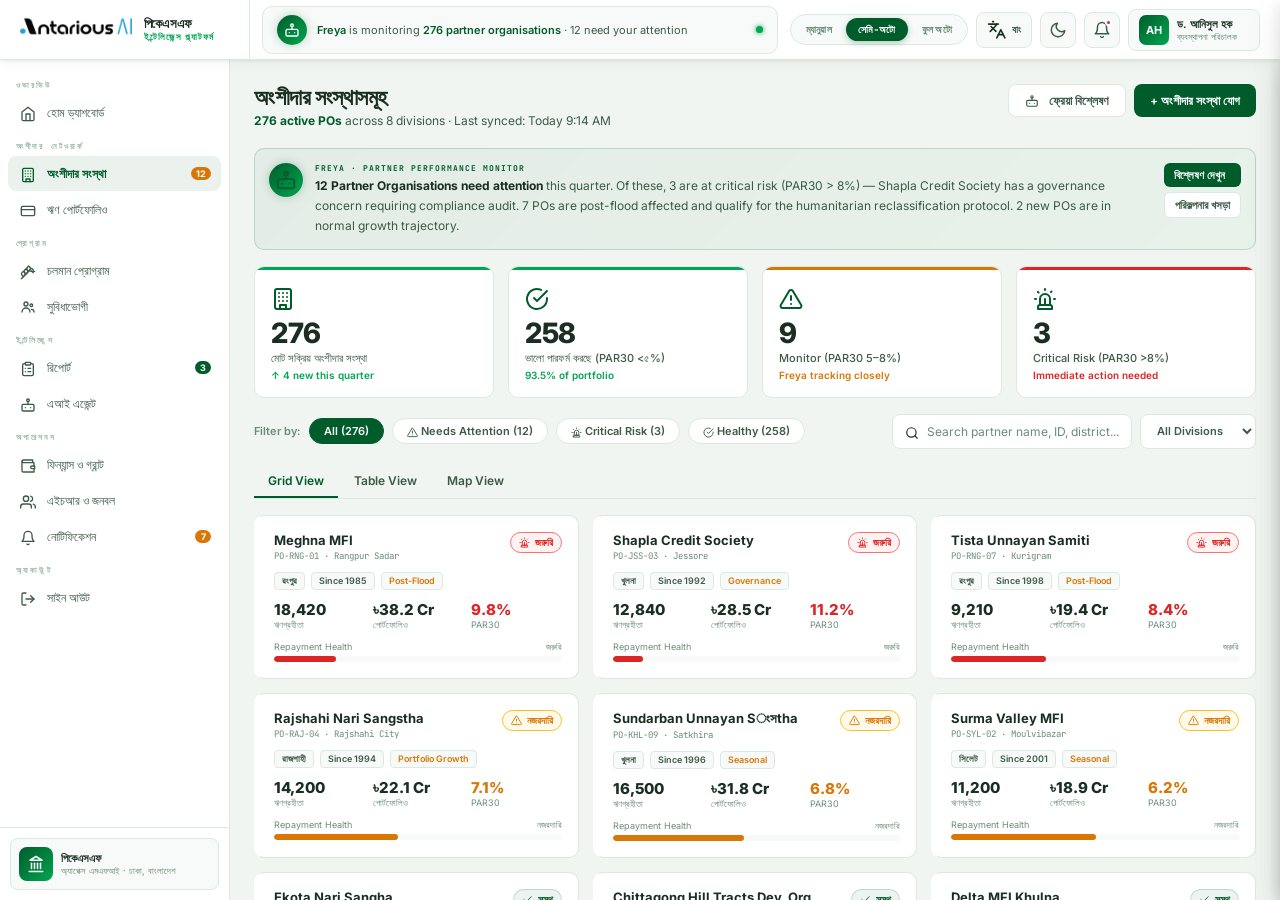
<file: prototype/partners.html>
<!DOCTYPE html>
<html lang="en" data-theme="light">
<head>
<meta charset="UTF-8"><meta name="viewport" content="width=device-width,initial-scale=1">
<title>Partner Organizations — PKSF AI</title>
<link rel="stylesheet" href="css/styles.css">
<style>
.po-card {
  background: var(--card); border: 1px solid var(--border);
  border-radius: var(--r); padding: 16px;
  cursor: pointer; transition: all .18s;
  border-left: 4px solid transparent;
}
.po-card:hover { box-shadow: var(--sh2); transform: translateY(-2px); }
.po-card.risk-high   { border-left-color: var(--rd); }
.po-card.risk-medium { border-left-color: var(--am); }
.po-card.risk-low    { border-left-color: var(--acc); }

.po-header { display: flex; align-items: flex-start; justify-content: space-between; margin-bottom: 10px; }
.po-name   { font-size: 13px; font-weight: 700; color: var(--tx); }
.po-id     { font-size: 9px; font-family: var(--mono); color: var(--tx3); margin-top: 2px; }
.po-stats  { display: grid; grid-template-columns: repeat(3,1fr); gap: 8px; margin-top: 10px; }
.po-stat-val { font-size: 15px; font-weight: 800; color: var(--tx); }
.po-stat-lbl { font-size: 9px; color: var(--tx3); }

.filter-bar { display: flex; gap: 8px; margin-bottom: 16px; flex-wrap: wrap; align-items: center; }
.filter-chip {
  padding: 5px 14px; border-radius: 20px; font-size: 11px; font-weight: 600;
  border: 1.5px solid var(--border); background: var(--card);
  color: var(--tx2); cursor: pointer; transition: all .15s;
}
.filter-chip:hover { border-color: var(--pri); color: var(--pri); }
.filter-chip.active { background: var(--pri); color: #fff; border-color: var(--pri); }

.detail-panel {
  position: fixed; top: var(--tbh); right: 0; bottom: 0;
  width: 480px; background: var(--card);
  border-left: 1px solid var(--border);
  z-index: 400; display: flex; flex-direction: column;
  transform: translateX(100%); transition: transform .25s;
  box-shadow: var(--sh2);
}
.detail-panel.open { transform: translateX(0); }
.dp-header {
  padding: 16px 20px; border-bottom: 1px solid var(--border);
  display: flex; align-items: center; justify-content: space-between;
}
.dp-body { flex: 1; overflow-y: auto; padding: 20px; }
.dp-kpi  { display: grid; grid-template-columns: repeat(2,1fr); gap: 10px; margin-bottom: 16px; }
.dp-kpi-item { background: var(--card2); border: 1px solid var(--border); border-radius: 8px; padding: 12px; text-align: center; }
.dp-kpi-val  { font-size: 18px; font-weight: 800; color: var(--pri); }
.dp-kpi-lbl  { font-size: 9px; color: var(--tx3); margin-top: 2px; }
</style>
</head>
<body>
<div id="shell">

<!-- TOP BAR -->
<div id="topbar">
  <div class="tb-brand">
    <img class="tb-brand-img" src="assets/antarious-logo.svg" alt="Antarious">
    <div class="tb-brand-text">
      <div class="tb-brand-main">PKSF</div>
      <div class="tb-brand-sub">Intelligence Platform</div>
    </div>
  </div>
  <div class="tb-freya-bar" onclick="openFreya()">
    <div class="tb-fa">🤖</div>
    <div class="tb-fstatus" id="freya-status-text">
      <strong>Freya</strong> is monitoring <strong>276 partner organisations</strong> · 12 need your attention
    </div>
    <div class="tb-fdot"></div>
  </div>
  <div class="tb-controls">
    <div class="mode-toggle">
      <button class="mode-btn" data-mode="manual" onclick="setMode('manual')">Manual</button>
      <button class="mode-btn on" data-mode="semi" onclick="setMode('semi')">Semi-Auto</button>
      <button class="mode-btn" data-mode="full" onclick="setMode('full')">Full Auto</button>
    </div>
    <div class="tb-icon-btn" onclick="toggleTheme()" id="theme-btn">🌙</div>
    <div class="tb-icon-btn">🔔<div class="tb-ndot"></div></div>
    <div class="tb-user">
      <div class="tb-av">AH</div>
      <div><div class="tb-uname">Dr. Anisul Haque</div><div class="tb-urole">Managing Director</div></div>
    </div>
  </div>
</div>

<!-- SIDEBAR -->
<div id="sidebar">
  <div class="sb-inner">
    <div class="sb-section-label">Overview</div>
    <a href="dashboard.html"><div class="nav-item"><span class="nav-ic">🏠</span>Home Dashboard</div></a>
    <div class="sb-section-label">Partner Network</div>
    <a href="partners.html"><div class="nav-item active"><span class="nav-ic">🏢</span>Partner Orgs <span class="nav-badge nav-badge-a">12</span></div></a>
    <a href="portfolio.html"><div class="nav-item"><span class="nav-ic">💳</span>Loan Portfolio</div></a>
    <div class="sb-section-label">Programmes</div>
    <a href="programs.html"><div class="nav-item"><span class="nav-ic">🌾</span>Active Programmes</div></a>
    <a href="beneficiaries.html"><div class="nav-item"><span class="nav-ic">👨‍👩‍👧</span>Beneficiaries</div></a>
    <div class="sb-section-label">Intelligence</div>
    <a href="reports.html"><div class="nav-item"><span class="nav-ic">📋</span>Reports <span class="nav-badge nav-badge-g">3</span></div></a>
    <a href="agents.html"><div class="nav-item"><span class="nav-ic">🤖</span>AI Agents</div></a>
    <div class="sb-section-label">Operations</div>
    <a href="finance.html"><div class="nav-item"><span class="nav-ic">💰</span>Finance &amp; Grants</div></a>
    <a href="hr.html"><div class="nav-item"><span class="nav-ic">👥</span>HR &amp; People</div></a>
    <a href="notifications.html"><div class="nav-item"><span class="nav-ic">🔔</span>Notifications <span class="nav-badge nav-badge-a">7</span></div></a>
    <div class="sb-section-label">Account</div>
    <a href="index.html"><div class="nav-item"><span class="nav-ic">🚪</span>Sign Out</div></a>
  </div>
  <div class="sb-footer">
    <div class="sb-org">
      <div class="sb-org-av">🏛</div>
      <div><div class="sb-org-name">PKSF</div><div class="sb-org-type">Apex MFI · Dhaka, Bangladesh</div></div>
    </div>
  </div>
</div>

<!-- CONTENT -->
<div id="content">
<div class="content-area">

  <div class="page-hd">
    <div>
      <div class="page-title">Partner Organisations</div>
      <div class="page-sub"><strong>276 active POs</strong> across 8 divisions · Last synced: Today 9:14 AM</div>
    </div>
    <div class="page-acts">
      <button class="btn btn-sec" onclick="showOutput('partner-analysis')">🤖 Freya Analysis</button>
      <button class="btn btn-pri" onclick="toast('Opening new PO onboarding wizard...','🏢','g')">+ Add Partner Org</button>
    </div>
  </div>

  <!-- FREYA INSIGHT -->
  <div class="freya-box">
    <div class="freya-box-ic">🤖</div>
    <div style="flex:1">
      <div class="freya-box-label">Freya · Partner Performance Monitor</div>
      <div class="freya-box-text">
        <strong>12 Partner Organisations need attention</strong> this quarter. Of these, 3 are at critical risk (PAR30 &gt; 8%) — Shapla Credit Society has a governance concern requiring compliance audit. 7 POs are post-flood affected and qualify for the humanitarian reclassification protocol. 2 new POs are in normal growth trajectory.
      </div>
    </div>
    <div class="freya-box-acts">
      <button class="btn btn-pri btn-sm" onclick="showOutput('partner-analysis')">View Analysis</button>
      <button class="btn btn-sec btn-sm" onclick="fpQuick('Draft remediation plan for top 3 at-risk partner organizations')">Draft Plan</button>
    </div>
  </div>

  <!-- STATS ROW -->
  <div class="grid-4" style="margin-bottom:16px">
    <div class="stat-card">
      <div class="stat-ic">🏢</div>
      <div class="stat-val">276</div>
      <div class="stat-label">Total Active POs</div>
      <div class="stat-change chg-up">↑ 4 new this quarter</div>
    </div>
    <div class="stat-card">
      <div class="stat-ic">✅</div>
      <div class="stat-val">258</div>
      <div class="stat-label">Performing Well (PAR30 &lt;5%)</div>
      <div class="stat-change chg-up">93.5% of portfolio</div>
    </div>
    <div class="stat-card amber">
      <div class="stat-ic">⚠️</div>
      <div class="stat-val">9</div>
      <div class="stat-label">Monitor (PAR30 5–8%)</div>
      <div class="stat-change chg-nt">Freya tracking closely</div>
    </div>
    <div class="stat-card red">
      <div class="stat-ic">🚨</div>
      <div class="stat-val">3</div>
      <div class="stat-label">Critical Risk (PAR30 &gt;8%)</div>
      <div class="stat-change chg-dn">Immediate action needed</div>
    </div>
  </div>

  <!-- FILTER BAR -->
  <div class="filter-bar">
    <div style="font-size:11px;color:var(--tx3);font-weight:600">Filter by:</div>
    <div class="filter-chip active" onclick="filterPOs('all',this)">All (276)</div>
    <div class="filter-chip" onclick="filterPOs('attention',this)">⚠ Needs Attention (12)</div>
    <div class="filter-chip" onclick="filterPOs('critical',this)">🚨 Critical Risk (3)</div>
    <div class="filter-chip" onclick="filterPOs('healthy',this)">✅ Healthy (258)</div>
    <div style="margin-left:auto;display:flex;gap:8px">
      <div class="search-bar" style="width:240px">
        <span>🔍</span>
        <input type="text" placeholder="Search partner name, ID, district..." oninput="searchPOs(this.value)">
      </div>
      <select class="btn btn-sec" style="padding:6px 12px;font-size:11px" onchange="filterDivision(this.value)">
        <option>All Divisions</option>
        <option>Dhaka</option><option>Chittagong</option><option>Rajshahi</option>
        <option>Khulna</option><option>Sylhet</option><option>Barisal</option>
        <option>Rangpur</option><option>Mymensingh</option>
      </select>
    </div>
  </div>

  <!-- TABS -->
  <div class="tabs">
    <div class="tab-item active" onclick="switchTab(this,'grid')">Grid View</div>
    <div class="tab-item" onclick="switchTab(this,'table')">Table View</div>
    <div class="tab-item" onclick="switchTab(this,'map')">Map View</div>
  </div>

  <!-- GRID VIEW -->
  <div id="tab-grid">
    <div class="grid-auto" id="po-grid">
      <!-- Generated by JS -->
    </div>
  </div>

  <!-- TABLE VIEW -->
  <div id="tab-table" style="display:none">
    <div class="card" style="overflow:hidden">
      <div class="sheet-view">
        <table class="data-table">
          <thead>
            <tr>
              <th>Partner Organization</th>
              <th>Division</th>
              <th>Active Borrowers</th>
              <th>Portfolio (BDT Cr)</th>
              <th>PAR30</th>
              <th>PAR90</th>
              <th>Status</th>
              <th>Actions</th>
            </tr>
          </thead>
          <tbody id="po-table-body">
          </tbody>
        </table>
      </div>
    </div>
  </div>

  <!-- MAP VIEW -->
  <div id="tab-map" style="display:none">
    <div class="card" style="padding:0;overflow:hidden;min-height:400px;display:flex;align-items:center;justify-content:center;background:var(--card2)">
      <div class="empty-state">
        <div class="empty-state-ic">🗺</div>
        <div class="empty-state-title">Bangladesh Division Map</div>
        <div class="empty-state-desc">Interactive map showing all 276 partner organisations<br>by division · colour-coded by PAR30 performance</div>
        <div style="margin-top:20px;display:grid;grid-template-columns:repeat(4,1fr);gap:8px;text-align:center">
          <div style="background:var(--card);border-radius:8px;padding:12px;border:1px solid var(--border)">
            <div style="font-size:20px">📍</div>
            <div style="font-size:11px;font-weight:700;color:var(--tx)">Dhaka</div>
            <div style="font-size:9px;color:var(--tx3)">52 POs · PAR30 3.8%</div>
            <div class="stat-change chg-up" style="font-size:9px;justify-content:center">Healthy</div>
          </div>
          <div style="background:var(--card);border-radius:8px;padding:12px;border:1px solid var(--border)">
            <div style="font-size:20px">📍</div>
            <div style="font-size:11px;font-weight:700;color:var(--tx)">Rangpur</div>
            <div style="font-size:9px;color:var(--tx3)">32 POs · PAR30 6.1%</div>
            <div class="stat-change chg-dn" style="font-size:9px;justify-content:center">At Risk</div>
          </div>
          <div style="background:var(--card);border-radius:8px;padding:12px;border:1px solid var(--border)">
            <div style="font-size:20px">📍</div>
            <div style="font-size:11px;font-weight:700;color:var(--tx)">Khulna</div>
            <div style="font-size:9px;color:var(--tx3)">35 POs · PAR30 2.6%</div>
            <div class="stat-change chg-up" style="font-size:9px;justify-content:center">Healthy</div>
          </div>
          <div style="background:var(--card);border-radius:8px;padding:12px;border:1px solid var(--border)">
            <div style="font-size:20px">📍</div>
            <div style="font-size:11px;font-weight:700;color:var(--tx)">Sylhet</div>
            <div style="font-size:9px;color:var(--tx3)">28 POs · PAR30 4.4%</div>
            <div class="stat-change chg-nt" style="font-size:9px;justify-content:center">Monitor</div>
          </div>
        </div>
      </div>
    </div>
  </div>

</div><!-- /content-area -->
</div><!-- /content -->
</div><!-- /shell -->

<!-- PO DETAIL PANEL -->
<div class="detail-panel" id="po-detail">
  <div class="dp-header">
    <div>
      <div style="font-size:9px;font-family:var(--mono);color:var(--tx3)" id="dp-id"></div>
      <div style="font-size:16px;font-weight:800;color:var(--tx)" id="dp-name"></div>
    </div>
    <button class="btn btn-sec btn-sm" onclick="closeDetail()">✕</button>
  </div>
  <div class="dp-body" id="dp-body"></div>
</div>

<!-- FREYA PANEL -->
<div id="freya-panel">
  <div class="fp-header">
    <div class="fp-avatar">🤖</div>
    <div>
      <div class="fp-name">Freya</div>
      <div class="fp-status"><span class="status-dot sd-g"></span> Partner Performance Monitor · Online</div>
    </div>
    <button class="btn btn-sm btn-sec" style="margin-left:auto" onclick="closeFreya()">✕ Close</button>
  </div>
  <div class="fp-quick">
    <button class="btn btn-sm btn-pri"  onclick="fpQuick('Which partner organizations need immediate attention?')">🚨 At-Risk POs</button>
    <button class="btn btn-sm btn-sec"  onclick="fpQuick('Which POs qualify for humanitarian reclassification?')">🌊 Flood-Affected</button>
    <button class="btn btn-sm btn-sec"  onclick="fpQuick('Draft a performance warning letter for Shapla Credit Society')">✍️ Draft Letter</button>
  </div>
  <div id="fp-msgs"></div>
  <div class="fp-input-area">
    <div class="fp-input-row">
      <input class="fp-input" id="fp-input" type="text" placeholder="Ask about any partner org…">
      <button class="btn btn-pri btn-sm" onclick="fpSend()">Send ↑</button>
    </div>
  </div>
</div>

<!-- OUTPUT MODAL -->
<div id="output-modal">
  <div class="output-box">
    <div class="ob-header">
      <div><div class="ob-agent-label" id="ob-agent"></div><div class="ob-title" id="ob-title"></div></div>
      <div class="ob-close" onclick="closeOutput()">✕</div>
    </div>
    <div class="ob-body" id="ob-body"></div>
    <div class="ob-footer" id="ob-footer"></div>
  </div>
</div>
<div id="confirm-modal">
  <div class="confirm-box">
    <div class="confirm-title" id="confirm-title"></div>
    <div class="confirm-body"  id="confirm-body"></div>
    <div class="confirm-acts">
      <button class="btn btn-sec btn-sm" onclick="closeConfirm()">Cancel</button>
      <button class="btn btn-pri btn-sm" id="confirm-ok">Confirm</button>
    </div>
  </div>
</div>
<div id="toast-container"></div>

<script src="js/icons.js"></script>
<script src="js/i18n.js"></script>
<script src="js/shared.js"></script>
<script>
const PO_DATA = [
  { id:'PO-RNG-01', name:'Meghna MFI', division:'Rangpur', district:'Rangpur Sadar', borrowers:18420, portfolio:38.2, par30:9.8, par90:3.1, status:'critical', cause:'Post-Flood', enrolled:1985 },
  { id:'PO-JSS-03', name:'Shapla Credit Society', division:'Khulna', district:'Jessore', borrowers:12840, portfolio:28.5, par30:11.2, par90:4.2, status:'critical', cause:'Governance', enrolled:1992 },
  { id:'PO-RNG-07', name:'Tista Unnayan Samiti', division:'Rangpur', district:'Kurigram', borrowers:9210, portfolio:19.4, par30:8.4, par90:2.8, status:'critical', cause:'Post-Flood', enrolled:1998 },
  { id:'PO-RAJ-04', name:'Rajshahi Nari Sangstha', division:'Rajshahi', district:'Rajshahi City', borrowers:14200, portfolio:22.1, par30:7.1, par90:2.4, status:'monitor', cause:'Portfolio Growth', enrolled:1994 },
  { id:'PO-KHL-09', name:'Sundarban Unnayan Sংসtha', division:'Khulna', district:'Satkhira', borrowers:16500, portfolio:31.8, par30:6.8, par90:2.2, status:'monitor', cause:'Seasonal', enrolled:1996 },
  { id:'PO-SYL-02', name:'Surma Valley MFI', division:'Sylhet', district:'Moulvibazar', borrowers:11200, portfolio:18.9, par30:6.2, par90:2.0, status:'monitor', cause:'Seasonal', enrolled:2001 },
  { id:'PO-DHK-12', name:'Ekota Nari Sangha', division:'Dhaka', district:'Narsingdi', borrowers:22400, portfolio:48.7, par30:2.8, par90:0.9, status:'healthy', cause:'-', enrolled:1991 },
  { id:'PO-CTG-05', name:'Chittagong Hill Tracts Dev. Org.', division:'Chittagong', district:'Rangamati', borrowers:8900, portfolio:16.2, par30:2.1, par90:0.7, status:'healthy', cause:'-', enrolled:2003 },
  { id:'PO-KHL-04', name:'Delta MFI Khulna', division:'Khulna', district:'Khulna City', borrowers:31200, portfolio:68.4, par30:2.6, par90:0.8, status:'healthy', cause:'-', enrolled:1990 },
  { id:'PO-MYM-03', name:'Mymensingh Grameen Sangstha', division:'Mymensingh', district:'Mymensingh Sadar', borrowers:19800, portfolio:41.2, par30:3.1, par90:1.1, status:'healthy', cause:'-', enrolled:1993 },
  { id:'PO-BAR-06', name:'Barisal Coastal MFI', division:'Barisal', district:'Barisal City', borrowers:14600, portfolio:27.8, par30:3.8, par90:1.4, status:'healthy', cause:'-', enrolled:1997 },
  { id:'PO-RAJ-11', name:'Padma Bank-Shura Samiti', division:'Rajshahi', district:'Natore', borrowers:12100, portfolio:23.5, par30:3.4, par90:1.2, status:'healthy', cause:'-', enrolled:2000 },
];

function renderGrid(data) {
  const grid = document.getElementById('po-grid');
  grid.innerHTML = data.map(po => `
    <div class="po-card risk-${po.status}" onclick="openDetail('${po.id}')">
      <div class="po-header">
        <div>
          <div class="po-name">${po.name}</div>
          <div class="po-id">${po.id} · ${po.district}</div>
        </div>
        ${po.status === 'critical' ? '<span class="badge badge-r">🚨 Critical</span>' :
          po.status === 'monitor'  ? '<span class="badge badge-a">⚠ Monitor</span>' :
          '<span class="badge badge-g">✓ Healthy</span>'}
      </div>
      <div style="display:flex;gap:6px;flex-wrap:wrap;margin-bottom:8px">
        <span class="tag">${po.division}</span>
        <span class="tag">Since ${po.enrolled}</span>
        ${po.cause !== '-' ? `<span class="tag" style="color:var(--am)">${po.cause}</span>` : ''}
      </div>
      <div class="po-stats">
        <div><div class="po-stat-val">${po.borrowers.toLocaleString()}</div><div class="po-stat-lbl">Borrowers</div></div>
        <div><div class="po-stat-val">৳${po.portfolio} Cr</div><div class="po-stat-lbl">Portfolio</div></div>
        <div>
          <div class="po-stat-val" style="color:${po.par30 >= 8 ? 'var(--rd)' : po.par30 >= 5 ? 'var(--am)' : 'var(--pri)'}">
            ${po.par30}%
          </div>
          <div class="po-stat-lbl">PAR30</div>
        </div>
      </div>
      <div style="margin-top:10px">
        <div style="display:flex;justify-content:space-between;margin-bottom:3px;font-size:9px;color:var(--tx3)">
          <span>Repayment Health</span><span>${po.par30 >= 8 ? 'Critical' : po.par30 >= 5 ? 'Monitor' : 'Good'}</span>
        </div>
        <div class="prog-bar">
          <div class="prog-fill ${po.par30 >= 8 ? 'prog-fill-rd' : po.par30 >= 5 ? 'prog-fill-am' : ''}"
               style="width:${Math.max(5, 100 - po.par30*8)}%"></div>
        </div>
      </div>
    </div>
  `).join('');
}

function renderTable(data) {
  const tbody = document.getElementById('po-table-body');
  tbody.innerHTML = data.map(po => `
    <tr>
      <td>${po.name}<div style="font-size:9px;color:var(--tx3);font-family:var(--mono)">${po.id}</div></td>
      <td>${po.division}</td>
      <td>${po.borrowers.toLocaleString()}</td>
      <td>৳${po.portfolio} Cr</td>
      <td style="color:${po.par30 >= 8 ? 'var(--rd)' : po.par30 >= 5 ? 'var(--am)' : 'var(--pri)'};font-weight:700">${po.par30}%</td>
      <td>${po.par90}%</td>
      <td>${po.status === 'critical' ? '<span class="badge badge-r">🚨 Critical</span>' : po.status === 'monitor' ? '<span class="badge badge-a">⚠ Monitor</span>' : '<span class="badge badge-g">✓ Healthy</span>'}</td>
      <td><button class="btn btn-sec btn-sm" onclick="openDetail('${po.id}')">View →</button></td>
    </tr>
  `).join('');
}

function openDetail(id) {
  const po = PO_DATA.find(p => p.id === id);
  if (!po) return;
  document.getElementById('dp-id').textContent = po.id + ' · ' + po.district + ' · Est. ' + po.enrolled;
  document.getElementById('dp-name').textContent = po.name;
  document.getElementById('dp-body').innerHTML = `
    <div class="dp-kpi">
      <div class="dp-kpi-item"><div class="dp-kpi-val">${po.borrowers.toLocaleString()}</div><div class="dp-kpi-lbl">Active Borrowers</div></div>
      <div class="dp-kpi-item"><div class="dp-kpi-val">৳${po.portfolio} Cr</div><div class="dp-kpi-lbl">Loan Portfolio</div></div>
      <div class="dp-kpi-item"><div class="dp-kpi-val" style="color:${po.par30>=8?'var(--rd)':po.par30>=5?'var(--am)':'var(--pri)'}">${po.par30}%</div><div class="dp-kpi-lbl">PAR30</div></div>
      <div class="dp-kpi-item"><div class="dp-kpi-val">${po.par90}%</div><div class="dp-kpi-lbl">PAR90</div></div>
    </div>
    <div class="freya-box" style="margin-bottom:14px">
      <div class="freya-box-ic">🤖</div>
      <div>
        <div class="freya-box-label">Freya Analysis</div>
        <div class="freya-box-text">${po.status === 'critical'
          ? `<strong>${po.name} requires immediate attention.</strong> PAR30 at ${po.par30}% is significantly above the 5% threshold. Root cause: <em>${po.cause}</em>. Freya recommends initiating a ${po.cause === 'Governance' ? 'compliance audit and field verification' : '8-week repayment grace window with livelihood support'}.`
          : po.status === 'monitor'
          ? `<strong>${po.name} is under close monitoring.</strong> PAR30 at ${po.par30}% is above threshold but improving. Root cause: <em>${po.cause}</em>. Expected to normalise within 2 quarters.`
          : `<strong>${po.name} is performing well.</strong> PAR30 at ${po.par30}% is within acceptable range. Portfolio is healthy and growing consistently.`
        }</div>
      </div>
    </div>
    <div class="lbl">Performance Trend (Last 4 Quarters)</div>
    <div style="display:flex;gap:8px;margin-bottom:16px">
      ${[po.par30+1.2, po.par30+0.6, po.par30+0.2, po.par30].map((v,i)=>`
        <div style="flex:1;text-align:center">
          <div style="height:${Math.max(8, v*4)}px;background:${v>=8?'var(--rd)':v>=5?'var(--am)':'var(--acc)'};border-radius:4px 4px 0 0;margin-bottom:4px"></div>
          <div style="font-size:9px;font-weight:700;color:var(--tx)">${v.toFixed(1)}%</div>
          <div style="font-size:8px;color:var(--tx3)">Q${i+1}</div>
        </div>`).join('')}
    </div>
    <div class="lbl">Recommended Actions</div>
    <div class="step-list">
      ${po.status === 'critical' && po.cause === 'Governance' ? `
        <div class="step-item"><div class="step-dot active">1</div><div class="step-content"><div class="step-title">Initiate Compliance Audit</div><div class="step-desc">Assign PKSF audit team — within 5 working days</div></div></div>
        <div class="step-item"><div class="step-dot pending">2</div><div class="step-content"><div class="step-title">Field Verification Visit</div><div class="step-desc">Cross-check borrower records on-site</div></div></div>
        <div class="step-item"><div class="step-dot pending">3</div><div class="step-content"><div class="step-title">Suspension Decision</div><div class="step-desc">If audit confirms governance failure, suspend new disbursements</div></div></div>` :
      po.status === 'critical' ? `
        <div class="step-item"><div class="step-dot active">1</div><div class="step-content"><div class="step-title">Activate Grace Period Protocol</div><div class="step-desc">8-week repayment grace for flood-affected borrowers</div></div></div>
        <div class="step-item"><div class="step-dot pending">2</div><div class="step-content"><div class="step-title">Humanitarian Reclassification</div><div class="step-desc">Apply to Bangladesh Bank MRA for PAR reclassification</div></div></div>
        <div class="step-item"><div class="step-dot pending">3</div><div class="step-content"><div class="step-title">Livelihood Support Package</div><div class="step-desc">Connect affected borrowers to USSP emergency package</div></div></div>` : `
        <div class="step-item"><div class="step-dot done">✓</div><div class="step-content"><div class="step-title">Quarterly Review Completed</div><div class="step-desc">Performance within acceptable parameters</div></div></div>
        <div class="step-item"><div class="step-dot active">2</div><div class="step-content"><div class="step-title">Continue Monitoring</div><div class="step-desc">Next review scheduled: ${new Date(Date.now()+30*24*3600000).toLocaleDateString('en-GB')}</div></div></div>`}
    </div>
    <div style="margin-top:16px;display:flex;gap:8px;flex-wrap:wrap">
      <button class="btn btn-pri btn-sm" onclick="fpQuick('What are the details of ${po.name} and what should we do?')">🤖 Ask Freya</button>
      <button class="btn btn-sec btn-sm" onclick="toast('Opening field visit scheduler...','📅','g')">📅 Schedule Visit</button>
      <button class="btn btn-sec btn-sm" onclick="toast('Freya is drafting a letter...','✍️','g')">✍️ Draft Letter</button>
      <button class="btn btn-sec btn-sm" onclick="toast('Generating full PO report...','📋','g')">📋 Full Report</button>
    </div>
  `;
  document.getElementById('po-detail').classList.add('open');
}

function closeDetail() {
  document.getElementById('po-detail').classList.remove('open');
}

function filterPOs(type, el) {
  document.querySelectorAll('.filter-chip').forEach(c => c.classList.remove('active'));
  el.classList.add('active');
  let data = PO_DATA;
  if (type === 'critical')  data = PO_DATA.filter(p => p.status === 'critical');
  if (type === 'attention') data = PO_DATA.filter(p => p.status !== 'healthy');
  if (type === 'healthy')   data = PO_DATA.filter(p => p.status === 'healthy');
  renderGrid(data);
  renderTable(data);
}

function searchPOs(q) {
  const data = PO_DATA.filter(p =>
    p.name.toLowerCase().includes(q.toLowerCase()) ||
    p.id.toLowerCase().includes(q.toLowerCase()) ||
    p.district.toLowerCase().includes(q.toLowerCase())
  );
  renderGrid(data);
  renderTable(data);
}

function filterDivision(div) {
  const data = div === 'All Divisions' ? PO_DATA : PO_DATA.filter(p => p.division === div);
  renderGrid(data);
  renderTable(data);
}

function switchTab(el, tab) {
  document.querySelectorAll('.tab-item').forEach(t => t.classList.remove('active'));
  el.classList.add('active');
  document.getElementById('tab-grid').style.display  = tab === 'grid'  ? '' : 'none';
  document.getElementById('tab-table').style.display = tab === 'table' ? '' : 'none';
  document.getElementById('tab-map').style.display   = tab === 'map'   ? '' : 'none';
}

// Init
renderGrid(PO_DATA);
renderTable(PO_DATA);
</script>
</body>
</html>
</file>
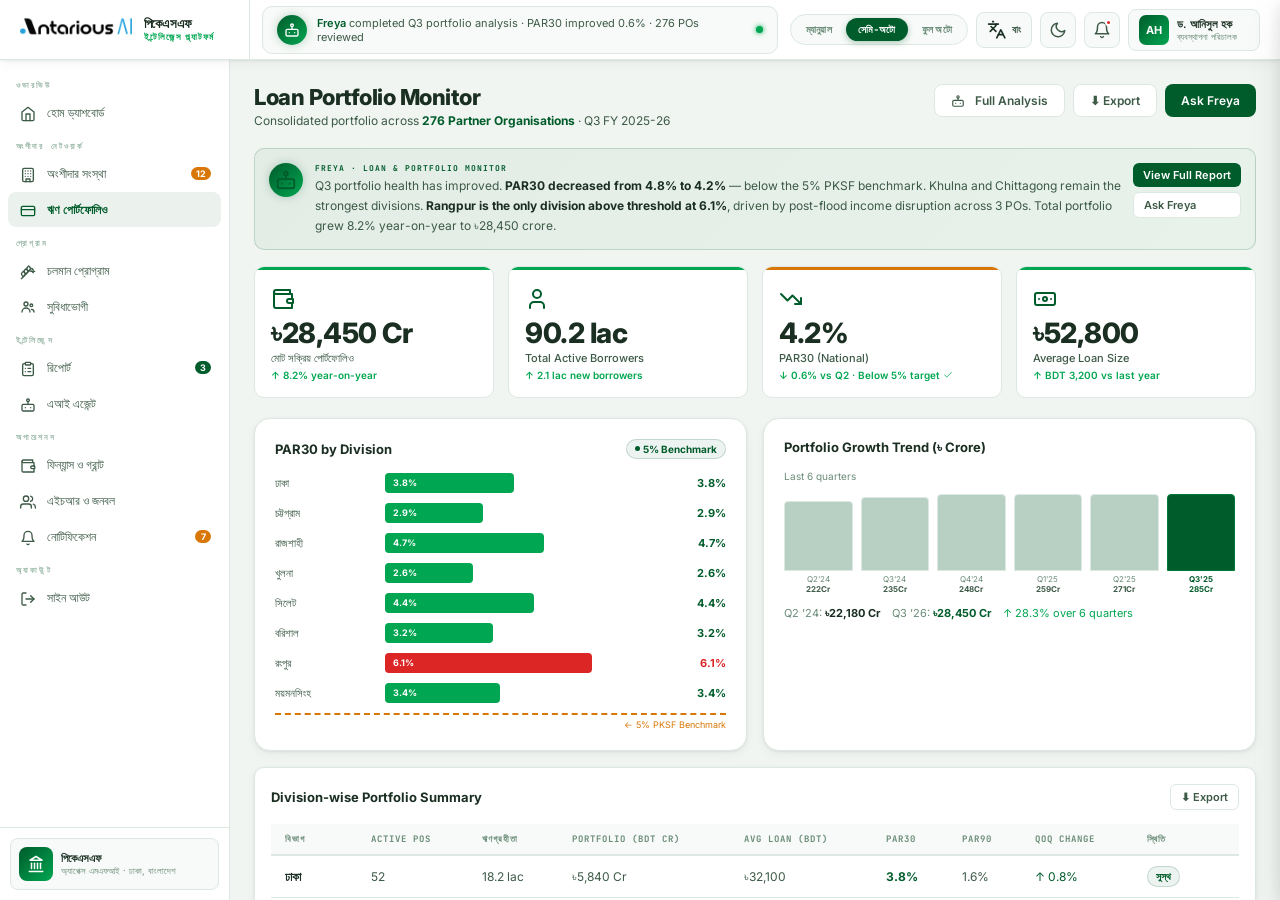
<file: prototype/portfolio.html>
<!DOCTYPE html>
<html lang="en" data-theme="light">
<head>
<meta charset="UTF-8"><meta name="viewport" content="width=device-width,initial-scale=1">
<title>Loan Portfolio — PKSF AI</title>
<link rel="stylesheet" href="css/styles.css">
<style>
.div-bar-row { display: flex; align-items: center; gap: 10px; margin-bottom: 10px; }
.div-bar-label { width: 100px; font-size: 11px; color: var(--tx2); flex-shrink: 0; }
.div-bar-wrap  { flex: 1; }
.div-bar-fill  { height: 20px; border-radius: 4px; display: flex; align-items: center; padding: 0 8px; font-size: 9px; font-weight: 700; color: #fff; white-space: nowrap; transition: width .6s; }
.div-bar-val   { font-size: 11px; font-weight: 700; width: 60px; text-align: right; flex-shrink: 0; }

.trend-chart { display: flex; align-items: flex-end; gap: 6px; height: 80px; padding: 8px 0; }
.tc-bar { flex: 1; display: flex; flex-direction: column; align-items: center; gap: 3px; }
.tc-fill { width: 100%; border-radius: 3px 3px 0 0; transition: height .5s; }
.tc-lbl  { font-size: 8px; color: var(--tx3); }
.tc-val  { font-size: 8px; font-weight: 700; }

.par-ring {
  position: relative; display: inline-flex;
  align-items: center; justify-content: center;
}
.par-ring svg { transform: rotate(-90deg); }
.par-ring-text {
  position: absolute; text-align: center;
}
.par-ring-val { font-size: 22px; font-weight: 800; color: var(--tx); display: block; line-height: 1; }
.par-ring-lbl { font-size: 9px; color: var(--tx3); display: block; margin-top: 2px; }
</style>
</head>
<body>
<div id="shell">

<!-- TOP BAR -->
<div id="topbar">
  <div class="tb-brand">
    <img class="tb-brand-img" src="assets/antarious-logo.svg" alt="Antarious">
    <div class="tb-brand-text">
      <div class="tb-brand-main">PKSF</div>
      <div class="tb-brand-sub">Intelligence Platform</div>
    </div>
  </div>
  <div class="tb-freya-bar" onclick="openFreya()">
    <div class="tb-fa">🤖</div>
    <div class="tb-fstatus" id="freya-status-text">
      <strong>Freya</strong> completed Q3 portfolio analysis · PAR30 improved 0.6% · 276 POs reviewed
    </div>
    <div class="tb-fdot"></div>
  </div>
  <div class="tb-controls">
    <div class="mode-toggle">
      <button class="mode-btn" data-mode="manual" onclick="setMode('manual')">Manual</button>
      <button class="mode-btn on" data-mode="semi" onclick="setMode('semi')">Semi-Auto</button>
      <button class="mode-btn" data-mode="full" onclick="setMode('full')">Full Auto</button>
    </div>
    <div class="tb-icon-btn" onclick="toggleTheme()" id="theme-btn">🌙</div>
    <div class="tb-icon-btn">🔔<div class="tb-ndot"></div></div>
    <div class="tb-user">
      <div class="tb-av">AH</div>
      <div><div class="tb-uname">Dr. Anisul Haque</div><div class="tb-urole">Managing Director</div></div>
    </div>
  </div>
</div>

<!-- SIDEBAR -->
<div id="sidebar">
  <div class="sb-inner">
    <div class="sb-section-label">Overview</div>
    <a href="dashboard.html"><div class="nav-item"><span class="nav-ic">🏠</span>Home Dashboard</div></a>
    <div class="sb-section-label">Partner Network</div>
    <a href="partners.html"><div class="nav-item"><span class="nav-ic">🏢</span>Partner Orgs <span class="nav-badge nav-badge-a">12</span></div></a>
    <a href="portfolio.html"><div class="nav-item active"><span class="nav-ic">💳</span>Loan Portfolio</div></a>
    <div class="sb-section-label">Programmes</div>
    <a href="programs.html"><div class="nav-item"><span class="nav-ic">🌾</span>Active Programmes</div></a>
    <a href="beneficiaries.html"><div class="nav-item"><span class="nav-ic">👨‍👩‍👧</span>Beneficiaries</div></a>
    <div class="sb-section-label">Intelligence</div>
    <a href="reports.html"><div class="nav-item"><span class="nav-ic">📋</span>Reports <span class="nav-badge nav-badge-g">3</span></div></a>
    <a href="agents.html"><div class="nav-item"><span class="nav-ic">🤖</span>AI Agents</div></a>
    <div class="sb-section-label">Operations</div>
    <a href="finance.html"><div class="nav-item"><span class="nav-ic">💰</span>Finance &amp; Grants</div></a>
    <a href="hr.html"><div class="nav-item"><span class="nav-ic">👥</span>HR &amp; People</div></a>
    <a href="notifications.html"><div class="nav-item"><span class="nav-ic">🔔</span>Notifications <span class="nav-badge nav-badge-a">7</span></div></a>
    <div class="sb-section-label">Account</div>
    <a href="index.html"><div class="nav-item"><span class="nav-ic">🚪</span>Sign Out</div></a>
  </div>
  <div class="sb-footer">
    <div class="sb-org">
      <div class="sb-org-av">🏛</div>
      <div><div class="sb-org-name">PKSF</div><div class="sb-org-type">Apex MFI · Dhaka, Bangladesh</div></div>
    </div>
  </div>
</div>

<!-- CONTENT -->
<div id="content">
<div class="content-area">

  <div class="page-hd">
    <div>
      <div class="page-title">Loan Portfolio Monitor</div>
      <div class="page-sub">Consolidated portfolio across <strong>276 Partner Organisations</strong> · Q3 FY 2025-26</div>
    </div>
    <div class="page-acts">
      <button class="btn btn-sec" onclick="showOutput('portfolio-health')">🤖 Full Analysis</button>
      <button class="btn btn-sec" onclick="toast('Exporting portfolio data...','📊','g')">⬇ Export</button>
      <button class="btn btn-pri" onclick="fpQuick('Analyse the loan portfolio and highlight key risks')">Ask Freya</button>
    </div>
  </div>

  <!-- FREYA BOX -->
  <div class="freya-box">
    <div class="freya-box-ic">🤖</div>
    <div style="flex:1">
      <div class="freya-box-label">Freya · Loan & Portfolio Monitor</div>
      <div class="freya-box-text">
        Q3 portfolio health has improved. <strong>PAR30 decreased from 4.8% to 4.2%</strong> — below the 5% PKSF benchmark. Khulna and Chittagong remain the strongest divisions. <strong>Rangpur is the only division above threshold at 6.1%</strong>, driven by post-flood income disruption across 3 POs. Total portfolio grew 8.2% year-on-year to ৳28,450 crore.
      </div>
    </div>
    <div class="freya-box-acts">
      <button class="btn btn-pri btn-sm" onclick="showOutput('portfolio-health')">View Full Report</button>
      <button class="btn btn-sec btn-sm" onclick="fpQuick('What action should we take on Rangpur division portfolio?')">Ask Freya</button>
    </div>
  </div>

  <!-- TOP KPIs -->
  <div class="grid-4" style="margin-bottom:20px">
    <div class="stat-card">
      <div class="stat-ic">💰</div>
      <div class="stat-val">৳28,450 Cr</div>
      <div class="stat-label">Total Active Portfolio</div>
      <div class="stat-change chg-up">↑ 8.2% year-on-year</div>
    </div>
    <div class="stat-card">
      <div class="stat-ic">👤</div>
      <div class="stat-val">90.2 lac</div>
      <div class="stat-label">Total Active Borrowers</div>
      <div class="stat-change chg-up">↑ 2.1 lac new borrowers</div>
    </div>
    <div class="stat-card amber">
      <div class="stat-ic">📉</div>
      <div class="stat-val">4.2%</div>
      <div class="stat-label">PAR30 (National)</div>
      <div class="stat-change chg-up">↓ 0.6% vs Q2 · Below 5% target ✓</div>
    </div>
    <div class="stat-card">
      <div class="stat-ic">💸</div>
      <div class="stat-val">৳52,800</div>
      <div class="stat-label">Average Loan Size</div>
      <div class="stat-change chg-up">↑ BDT 3,200 vs last year</div>
    </div>
  </div>

  <!-- MAIN GRID -->
  <div style="display:grid;grid-template-columns:1fr 1fr;gap:16px;margin-bottom:16px">

    <!-- Division PAR30 Breakdown -->
    <div class="card card-lg">
      <div style="display:flex;align-items:center;justify-content:space-between;margin-bottom:14px">
        <div style="font-size:13px;font-weight:700;color:var(--tx)">PAR30 by Division</div>
        <span class="badge badge-g badge-dot">5% Benchmark</span>
      </div>
      <div id="div-bars"></div>
    </div>

    <!-- Portfolio Trend -->
    <div class="card card-lg">
      <div style="font-size:13px;font-weight:700;color:var(--tx);margin-bottom:14px">Portfolio Growth Trend (৳ Crore)</div>
      <div style="font-size:10px;color:var(--tx3);margin-bottom:12px">Last 6 quarters</div>
      <div style="display:flex;align-items:flex-end;gap:8px;height:100px">
        <div id="trend-chart" style="display:flex;align-items:flex-end;gap:8px;width:100%;height:100%"></div>
      </div>
      <div style="display:flex;gap:12px;margin-top:12px">
        <div style="font-size:11px;color:var(--tx3)">Q2 '24: <strong style="color:var(--tx)">৳22,180 Cr</strong></div>
        <div style="font-size:11px;color:var(--tx3)">Q3 '26: <strong style="color:var(--pri)">৳28,450 Cr</strong></div>
        <div style="font-size:11px;color:var(--acc)">↑ 28.3% over 6 quarters</div>
      </div>
    </div>
  </div>

  <!-- PORTFOLIO TABLE BY DIVISION -->
  <div class="card" style="margin-bottom:16px">
    <div style="display:flex;align-items:center;justify-content:space-between;margin-bottom:14px">
      <div style="font-size:13px;font-weight:700;color:var(--tx)">Division-wise Portfolio Summary</div>
      <button class="btn btn-sec btn-sm" onclick="toast('Exporting division data...','📊','g')">⬇ Export</button>
    </div>
    <div class="sheet-view">
      <table class="data-table">
        <thead>
          <tr>
            <th>Division</th>
            <th>Active POs</th>
            <th>Borrowers</th>
            <th>Portfolio (BDT Cr)</th>
            <th>Avg Loan (BDT)</th>
            <th>PAR30</th>
            <th>PAR90</th>
            <th>QoQ Change</th>
            <th>Status</th>
          </tr>
        </thead>
        <tbody id="division-table"></tbody>
      </table>
    </div>
  </div>

  <!-- PRODUCT MIX + TOP POs -->
  <div style="display:grid;grid-template-columns:1fr 1fr;gap:16px">

    <!-- Loan Product Mix -->
    <div class="card card-lg">
      <div style="font-size:13px;font-weight:700;color:var(--tx);margin-bottom:14px">Loan Product Mix</div>
      <div style="display:flex;flex-direction:column;gap:10px">
        <div>
          <div style="display:flex;justify-content:space-between;margin-bottom:4px;font-size:11px">
            <span style="color:var(--tx)">General Microfinance</span>
            <span style="font-weight:700;color:var(--pri)">68% · ৳19,346 Cr</span>
          </div>
          <div class="prog-bar" style="height:10px"><div class="prog-fill" style="width:68%"></div></div>
        </div>
        <div>
          <div style="display:flex;justify-content:space-between;margin-bottom:4px;font-size:11px">
            <span style="color:var(--tx)">Agricultural / Seasonal Loans</span>
            <span style="font-weight:700;color:var(--bl)">14% · ৳3,983 Cr</span>
          </div>
          <div class="prog-bar" style="height:10px"><div class="prog-fill" style="width:14%;background:var(--bl)"></div></div>
        </div>
        <div>
          <div style="display:flex;justify-content:space-between;margin-bottom:4px;font-size:11px">
            <span style="color:var(--tx)">SME / Enterprise Loans</span>
            <span style="font-weight:700;color:var(--pu)">9% · ৳2,561 Cr</span>
          </div>
          <div class="prog-bar" style="height:10px"><div class="prog-fill" style="width:9%;background:var(--pu)"></div></div>
        </div>
        <div>
          <div style="display:flex;justify-content:space-between;margin-bottom:4px;font-size:11px">
            <span style="color:var(--tx)">Sanitation / WASH Loans</span>
            <span style="font-weight:700;color:var(--am)">5% · ৳1,423 Cr</span>
          </div>
          <div class="prog-bar" style="height:10px"><div class="prog-fill" style="width:5%;background:var(--am)"></div></div>
        </div>
        <div>
          <div style="display:flex;justify-content:space-between;margin-bottom:4px;font-size:11px">
            <span style="color:var(--tx)">Emergency / Disaster Loans</span>
            <span style="font-weight:700;color:var(--rd)">4% · ৳1,138 Cr</span>
          </div>
          <div class="prog-bar" style="height:10px"><div class="prog-fill" style="width:4%;background:var(--rd)"></div></div>
        </div>
      </div>
    </div>

    <!-- Top 5 POs by Portfolio -->
    <div class="card card-lg">
      <div style="font-size:13px;font-weight:700;color:var(--tx);margin-bottom:14px">Top 5 POs by Portfolio Size</div>
      <table class="data-table">
        <thead><tr><th>Partner Organisation</th><th>Division</th><th>Portfolio</th><th>PAR30</th></tr></thead>
        <tbody>
          <tr><td>Grameen Shakti Sangha</td><td>Dhaka</td><td>৳842 Cr</td><td style="color:var(--pri)">2.1%</td></tr>
          <tr><td>Delta MFI Khulna</td><td>Khulna</td><td>৳680 Cr</td><td style="color:var(--pri)">2.6%</td></tr>
          <tr><td>Chittagong Women's Dev</td><td>Chittagong</td><td>৳614 Cr</td><td style="color:var(--pri)">3.2%</td></tr>
          <tr><td>Ekota Nari Sangha</td><td>Dhaka</td><td>৳587 Cr</td><td style="color:var(--pri)">2.8%</td></tr>
          <tr><td>Mymensingh Grameen Sangstha</td><td>Mymensingh</td><td>৳541 Cr</td><td style="color:var(--pri)">3.1%</td></tr>
        </tbody>
      </table>
      <div style="margin-top:12px">
        <button class="btn btn-sec btn-sm" onclick="window.location.href='partners.html'">View All Partners →</button>
      </div>
    </div>
  </div>

</div></div></div><!-- /content-area /content /shell -->

<!-- FREYA PANEL -->
<div id="freya-panel">
  <div class="fp-header">
    <div class="fp-avatar">🤖</div>
    <div>
      <div class="fp-name">Freya</div>
      <div class="fp-status"><span class="status-dot sd-g"></span> Loan & Portfolio Monitor · Online</div>
    </div>
    <button class="btn btn-sm btn-sec" style="margin-left:auto" onclick="closeFreya()">✕ Close</button>
  </div>
  <div class="fp-quick">
    <button class="btn btn-sm btn-pri"  onclick="fpQuick('Give me the full portfolio health summary')">📊 Portfolio Summary</button>
    <button class="btn btn-sm btn-sec"  onclick="fpQuick('Which divisions have PAR above 5%?')">⚠ At-Risk Divisions</button>
    <button class="btn btn-sm btn-sec"  onclick="fpQuick('What is driving PAR improvement this quarter?')">📈 Improvement Drivers</button>
  </div>
  <div id="fp-msgs"></div>
  <div class="fp-input-area">
    <div class="fp-input-row">
      <input class="fp-input" id="fp-input" type="text" placeholder="Ask about portfolio, PAR, trends…">
      <button class="btn btn-pri btn-sm" onclick="fpSend()">Send ↑</button>
    </div>
  </div>
</div>

<!-- OUTPUT MODAL -->
<div id="output-modal">
  <div class="output-box">
    <div class="ob-header">
      <div><div class="ob-agent-label" id="ob-agent"></div><div class="ob-title" id="ob-title"></div></div>
      <div class="ob-close" onclick="closeOutput()">✕</div>
    </div>
    <div class="ob-body" id="ob-body"></div>
    <div class="ob-footer" id="ob-footer"></div>
  </div>
</div>
<div id="confirm-modal">
  <div class="confirm-box">
    <div class="confirm-title" id="confirm-title"></div>
    <div class="confirm-body"  id="confirm-body"></div>
    <div class="confirm-acts">
      <button class="btn btn-sec btn-sm" onclick="closeConfirm()">Cancel</button>
      <button class="btn btn-pri btn-sm" id="confirm-ok">Confirm</button>
    </div>
  </div>
</div>
<div id="toast-container"></div>

<script src="js/icons.js"></script>
<script src="js/i18n.js"></script>
<script src="js/shared.js"></script>
<script>
const DIVISION_DATA = [
  { name:'Dhaka',      pos:52, borrowers:'18.2 lac', portfolio:5840, avgLoan:32100, par30:3.8, par90:1.6, qoq:'+0.8%', status:'healthy' },
  { name:'Chittagong', pos:38, borrowers:'14.1 lac', portfolio:4520, avgLoan:32100, par30:2.9, par90:1.1, qoq:'+1.1%', status:'healthy' },
  { name:'Rajshahi',   pos:41, borrowers:'12.8 lac', portfolio:4110, avgLoan:32100, par30:4.7, par90:2.0, qoq:'+0.4%', status:'monitor' },
  { name:'Khulna',     pos:35, borrowers:'11.4 lac', portfolio:3650, avgLoan:32100, par30:2.6, par90:0.9, qoq:'+1.3%', status:'healthy' },
  { name:'Sylhet',     pos:28, borrowers:'8.9 lac',  portfolio:2850, avgLoan:32100, par30:4.4, par90:1.8, qoq:'+0.2%', status:'monitor' },
  { name:'Barisal',    pos:26, borrowers:'7.6 lac',  portfolio:2440, avgLoan:32100, par30:3.2, par90:1.4, qoq:'+0.9%', status:'healthy' },
  { name:'Rangpur',    pos:32, borrowers:'10.2 lac', portfolio:3270, avgLoan:32100, par30:6.1, par90:2.8, qoq:'-0.3%', status:'atrisk'  },
  { name:'Mymensingh', pos:24, borrowers:'7.0 lac',  portfolio:1770, avgLoan:32100, par30:3.4, par90:1.5, qoq:'+0.6%', status:'healthy' },
];

// Division bars
const barsDiv = document.getElementById('div-bars');
barsDiv.innerHTML = DIVISION_DATA.map(d => `
  <div class="div-bar-row">
    <div class="div-bar-label">${d.name}</div>
    <div class="div-bar-wrap">
      <div class="div-bar-fill"
           style="width:${Math.min(100, d.par30/8*100)}%;
                  background:${d.par30>=6?'var(--rd)':d.par30>=5?'var(--am)':'var(--acc)'}">
        ${d.par30}%
      </div>
    </div>
    <div class="div-bar-val" style="color:${d.par30>=6?'var(--rd)':d.par30>=5?'var(--am)':'var(--pri)'}">
      ${d.par30}%
    </div>
  </div>
`).join('') + `
  <div style="border-top:2px dashed var(--am);margin-top:4px;padding-top:4px;font-size:9px;color:var(--am);text-align:right">
    ← 5% PKSF Benchmark
  </div>`;

// Trend chart
const TREND = [22180, 23450, 24800, 25900, 27100, 28450];
const TREND_Q = ['Q2\'24','Q3\'24','Q4\'24','Q1\'25','Q2\'25','Q3\'25'];
const maxT = Math.max(...TREND);
const tChart = document.getElementById('trend-chart');
tChart.innerHTML = TREND.map((v,i) => `
  <div style="flex:1;display:flex;flex-direction:column;align-items:center;justify-content:flex-end;height:100%">
    <div style="width:100%;height:${(v/maxT*90).toFixed(0)}px;
                background:${i===5?'var(--pri)':'var(--border2)'};
                border-radius:4px 4px 0 0;transition:height .5s;
                border:1px solid ${i===5?'var(--pri2)':'var(--border)'}">
    </div>
    <div style="font-size:8px;color:${i===5?'var(--pri)':'var(--tx3)'};font-weight:${i===5?'700':'400'};margin-top:3px">${TREND_Q[i]}</div>
    <div style="font-size:8px;font-weight:700;color:${i===5?'var(--pri)':'var(--tx2)'}">${(v/100).toFixed(0)}Cr</div>
  </div>
`).join('');

// Division table
const divTbl = document.getElementById('division-table');
divTbl.innerHTML = DIVISION_DATA.map(d => `
  <tr>
    <td>${d.name}</td>
    <td>${d.pos}</td>
    <td>${d.borrowers}</td>
    <td>৳${d.portfolio.toLocaleString()} Cr</td>
    <td>৳${d.avgLoan.toLocaleString()}</td>
    <td style="color:${d.par30>=6?'var(--rd)':d.par30>=5?'var(--am)':'var(--pri)'};font-weight:700">${d.par30}%</td>
    <td>${d.par90}%</td>
    <td style="color:${d.qoq.startsWith('-')?'var(--rd)':'var(--pri)'}">
      ${d.qoq.startsWith('-')?'↓':'↑'} ${d.qoq.replace(/[+-]/,'')}
    </td>
    <td>${d.status==='atrisk'?'<span class="badge badge-r">⚠ At Risk</span>':d.status==='monitor'?'<span class="badge badge-a">Monitor</span>':'<span class="badge badge-g">Healthy</span>'}</td>
  </tr>
`).join('');
</script>
</body>
</html>
</file>
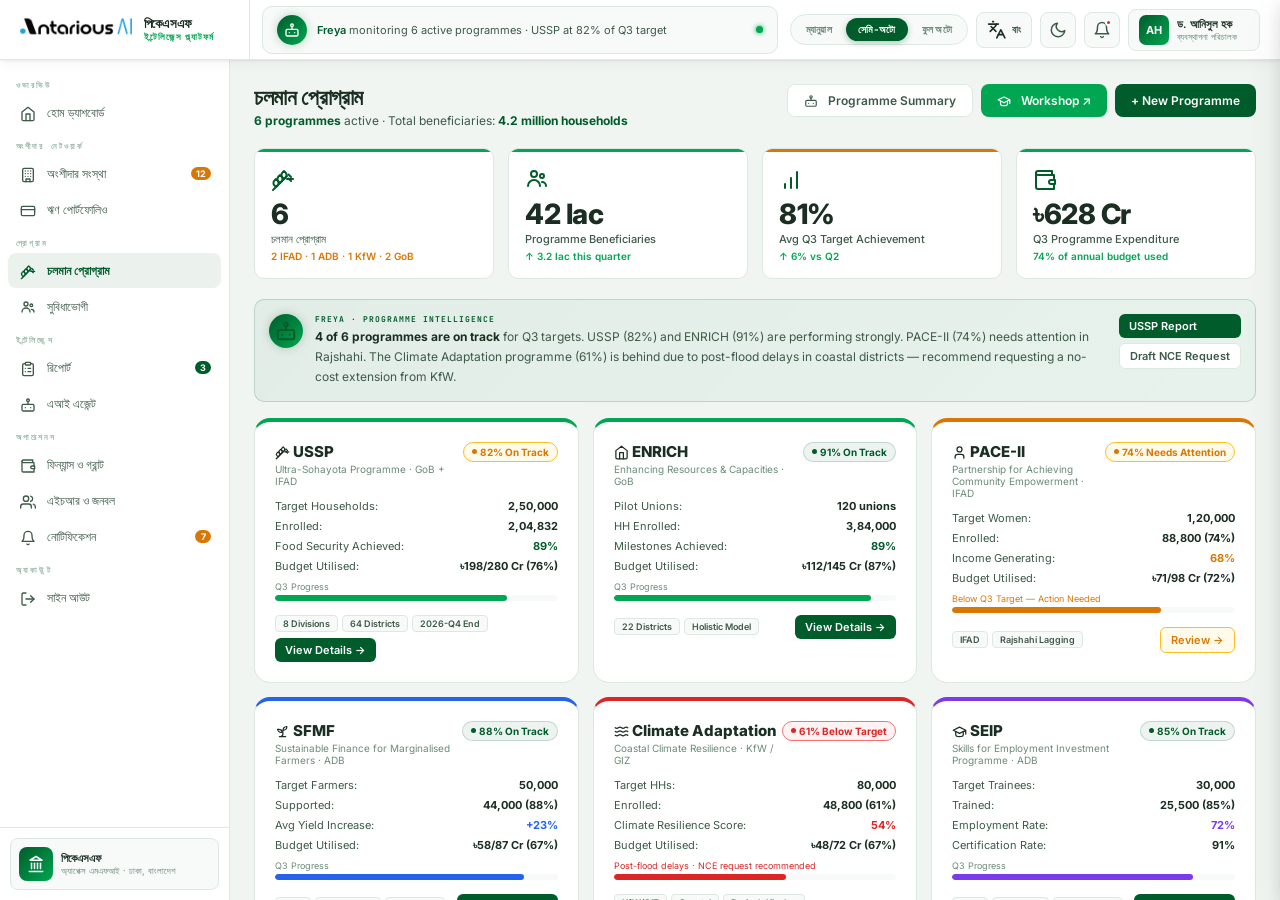
<file: prototype/programs.html>
<!DOCTYPE html>
<html lang="en" data-theme="light">
<head>
<meta charset="UTF-8"><meta name="viewport" content="width=device-width,initial-scale=1">
<title>Programmes — PKSF AI</title>
<link rel="stylesheet" href="css/styles.css">
<style>
.prog-card {
  background: var(--card); border: 1px solid var(--border);
  border-radius: var(--rl); padding: 20px;
  border-top: 4px solid var(--acc);
  transition: all .2s; cursor: pointer;
}
.prog-card:hover { box-shadow: var(--sh2); transform: translateY(-2px); }
.prog-card.amber { border-top-color: var(--am); }
.prog-card.red   { border-top-color: var(--rd); }
.prog-card.blue  { border-top-color: var(--bl); }
.prog-card.purple{ border-top-color: var(--pu); }

.prog-header { display:flex; align-items:flex-start; justify-content:space-between; margin-bottom:12px; }
.prog-name   { font-size:15px; font-weight:800; color:var(--tx); }
.prog-fullname { font-size:10px; color:var(--tx3); margin-top:2px; }
.prog-body   { margin-bottom:14px; }
.prog-stat   { display:flex; justify-content:space-between; align-items:center; margin-bottom:6px; font-size:11px; }
.prog-stat-label { color:var(--tx2); }
.prog-stat-val   { font-weight:700; color:var(--tx); }
.prog-footer { display:flex; align-items:center; justify-content:space-between; margin-top:12px; flex-wrap:wrap; gap:6px; }
</style>
</head>
<body>
<div id="shell">

<div id="topbar">
  <div class="tb-brand">
    <img class="tb-brand-img" src="assets/antarious-logo.svg" alt="Antarious">
    <div class="tb-brand-text">
      <div class="tb-brand-main">PKSF</div>
      <div class="tb-brand-sub">Intelligence Platform</div>
    </div>
  </div>
  <div class="tb-freya-bar" onclick="openFreya()">
    <div class="tb-fa">🤖</div>
    <div class="tb-fstatus" id="freya-status-text">
      <strong>Freya</strong> monitoring 6 active programmes · USSP at 82% of Q3 target
    </div>
    <div class="tb-fdot"></div>
  </div>
  <div class="tb-controls">
    <div class="mode-toggle">
      <button class="mode-btn" data-mode="manual" onclick="setMode('manual')">Manual</button>
      <button class="mode-btn on" data-mode="semi" onclick="setMode('semi')">Semi-Auto</button>
      <button class="mode-btn" data-mode="full" onclick="setMode('full')">Full Auto</button>
    </div>
    <div class="tb-icon-btn" onclick="toggleTheme()" id="theme-btn">🌙</div>
    <div class="tb-icon-btn">🔔<div class="tb-ndot"></div></div>
    <div class="tb-user">
      <div class="tb-av">AH</div>
      <div><div class="tb-uname">Dr. Anisul Haque</div><div class="tb-urole">Managing Director</div></div>
    </div>
  </div>
</div>

<div id="sidebar">
  <div class="sb-inner">
    <div class="sb-section-label">Overview</div>
    <a href="dashboard.html"><div class="nav-item"><span class="nav-ic">🏠</span>Home Dashboard</div></a>
    <div class="sb-section-label">Partner Network</div>
    <a href="partners.html"><div class="nav-item"><span class="nav-ic">🏢</span>Partner Orgs <span class="nav-badge nav-badge-a">12</span></div></a>
    <a href="portfolio.html"><div class="nav-item"><span class="nav-ic">💳</span>Loan Portfolio</div></a>
    <div class="sb-section-label">Programmes</div>
    <a href="programs.html"><div class="nav-item active"><span class="nav-ic">🌾</span>Active Programmes</div></a>
    <a href="beneficiaries.html"><div class="nav-item"><span class="nav-ic">👨‍👩‍👧</span>Beneficiaries</div></a>
    <div class="sb-section-label">Intelligence</div>
    <a href="reports.html"><div class="nav-item"><span class="nav-ic">📋</span>Reports <span class="nav-badge nav-badge-g">3</span></div></a>
    <a href="agents.html"><div class="nav-item"><span class="nav-ic">🤖</span>AI Agents</div></a>
    <div class="sb-section-label">Operations</div>
    <a href="finance.html"><div class="nav-item"><span class="nav-ic">💰</span>Finance &amp; Grants</div></a>
    <a href="hr.html"><div class="nav-item"><span class="nav-ic">👥</span>HR &amp; People</div></a>
    <a href="notifications.html"><div class="nav-item"><span class="nav-ic">🔔</span>Notifications <span class="nav-badge nav-badge-a">7</span></div></a>
    <div class="sb-section-label">Account</div>
    <a href="index.html"><div class="nav-item"><span class="nav-ic">🚪</span>Sign Out</div></a>
  </div>
  <div class="sb-footer">
    <div class="sb-org">
      <div class="sb-org-av">🏛</div>
      <div><div class="sb-org-name">PKSF</div><div class="sb-org-type">Apex MFI · Dhaka, Bangladesh</div></div>
    </div>
  </div>
</div>

<div id="content">
<div class="content-area">

  <div class="page-hd">
    <div>
      <div class="page-title">Active Programmes</div>
      <div class="page-sub"><strong>6 programmes</strong> active · Total beneficiaries: <strong>4.2 million households</strong></div>
    </div>
    <div class="page-acts">
      <button class="btn btn-sec" onclick="fpQuick('Give me a summary of all PKSF programmes')">🤖 Programme Summary</button>
      <a href="https://workshop.antarious.com" target="_blank" rel="noopener" class="btn btn-acc" title="Open Antarious Workshop">🎓 Workshop ↗</a>
      <button class="btn btn-pri" onclick="toast('Opening programme setup wizard...','🌾','g')">+ New Programme</button>
    </div>
  </div>

  <!-- OVERALL STATS -->
  <div class="grid-4" style="margin-bottom:20px">
    <div class="stat-card"><div class="stat-ic">🌾</div><div class="stat-val">6</div><div class="stat-label">Active Programmes</div><div class="stat-change chg-nt">2 IFAD · 1 ADB · 1 KfW · 2 GoB</div></div>
    <div class="stat-card"><div class="stat-ic">👨‍👩‍👧</div><div class="stat-val">42 lac</div><div class="stat-label">Programme Beneficiaries</div><div class="stat-change chg-up">↑ 3.2 lac this quarter</div></div>
    <div class="stat-card amber"><div class="stat-ic">📊</div><div class="stat-val">81%</div><div class="stat-label">Avg Q3 Target Achievement</div><div class="stat-change chg-up">↑ 6% vs Q2</div></div>
    <div class="stat-card"><div class="stat-ic">💰</div><div class="stat-val">৳628 Cr</div><div class="stat-label">Q3 Programme Expenditure</div><div class="stat-change chg-up">74% of annual budget used</div></div>
  </div>

  <!-- FREYA INSIGHT -->
  <div class="freya-box">
    <div class="freya-box-ic">🤖</div>
    <div style="flex:1">
      <div class="freya-box-label">Freya · Programme Intelligence</div>
      <div class="freya-box-text">
        <strong>4 of 6 programmes are on track</strong> for Q3 targets. USSP (82%) and ENRICH (91%) are performing strongly. PACE-II (74%) needs attention in Rajshahi. The Climate Adaptation programme (61%) is behind due to post-flood delays in coastal districts — recommend requesting a no-cost extension from KfW.
      </div>
    </div>
    <div class="freya-box-acts">
      <button class="btn btn-pri btn-sm" onclick="showOutput('ussp-report')">USSP Report</button>
      <button class="btn btn-sec btn-sm" onclick="fpQuick('Draft a no-cost extension request for the Climate Adaptation programme')">Draft NCE Request</button>
    </div>
  </div>

  <!-- PROGRAMME CARDS -->
  <div class="grid-3" id="prog-grid">

    <!-- USSP -->
    <div class="prog-card" onclick="openProgDetail('ussp')">
      <div class="prog-header">
        <div>
          <div class="prog-name">🌾 USSP</div>
          <div class="prog-fullname">Ultra-Sohayota Programme · GoB + IFAD</div>
        </div>
        <span class="badge badge-a badge-dot">82% On Track</span>
      </div>
      <div class="prog-body">
        <div class="prog-stat"><span class="prog-stat-label">Target Households:</span><span class="prog-stat-val">2,50,000</span></div>
        <div class="prog-stat"><span class="prog-stat-label">Enrolled:</span><span class="prog-stat-val">2,04,832</span></div>
        <div class="prog-stat"><span class="prog-stat-label">Food Security Achieved:</span><span class="prog-stat-val" style="color:var(--pri)">89%</span></div>
        <div class="prog-stat"><span class="prog-stat-label">Budget Utilised:</span><span class="prog-stat-val">৳198/280 Cr (76%)</span></div>
        <div style="margin-top:8px">
          <div style="font-size:9px;color:var(--tx3);margin-bottom:3px">Q3 Progress</div>
          <div class="prog-bar"><div class="prog-fill" style="width:82%"></div></div>
        </div>
      </div>
      <div class="prog-footer">
        <div style="display:flex;gap:4px;flex-wrap:wrap">
          <span class="tag">8 Divisions</span><span class="tag">64 Districts</span><span class="tag">2026-Q4 End</span>
        </div>
        <button class="btn btn-pri btn-sm">View Details →</button>
      </div>
    </div>

    <!-- ENRICH -->
    <div class="prog-card" onclick="openProgDetail('enrich')">
      <div class="prog-header">
        <div>
          <div class="prog-name">🏘 ENRICH</div>
          <div class="prog-fullname">Enhancing Resources & Capacities · GoB</div>
        </div>
        <span class="badge badge-g badge-dot">91% On Track</span>
      </div>
      <div class="prog-body">
        <div class="prog-stat"><span class="prog-stat-label">Pilot Unions:</span><span class="prog-stat-val">120 unions</span></div>
        <div class="prog-stat"><span class="prog-stat-label">HH Enrolled:</span><span class="prog-stat-val">3,84,000</span></div>
        <div class="prog-stat"><span class="prog-stat-label">Milestones Achieved:</span><span class="prog-stat-val" style="color:var(--pri)">89%</span></div>
        <div class="prog-stat"><span class="prog-stat-label">Budget Utilised:</span><span class="prog-stat-val">৳112/145 Cr (87%)</span></div>
        <div style="margin-top:8px">
          <div style="font-size:9px;color:var(--tx3);margin-bottom:3px">Q3 Progress</div>
          <div class="prog-bar"><div class="prog-fill" style="width:91%"></div></div>
        </div>
      </div>
      <div class="prog-footer">
        <div style="display:flex;gap:4px;flex-wrap:wrap">
          <span class="tag">22 Districts</span><span class="tag">Holistic Model</span>
        </div>
        <button class="btn btn-pri btn-sm">View Details →</button>
      </div>
    </div>

    <!-- PACE-II -->
    <div class="prog-card amber" onclick="openProgDetail('pace')">
      <div class="prog-header">
        <div>
          <div class="prog-name">👩 PACE-II</div>
          <div class="prog-fullname">Partnership for Achieving Community Empowerment · IFAD</div>
        </div>
        <span class="badge badge-a badge-dot">74% Needs Attention</span>
      </div>
      <div class="prog-body">
        <div class="prog-stat"><span class="prog-stat-label">Target Women:</span><span class="prog-stat-val">1,20,000</span></div>
        <div class="prog-stat"><span class="prog-stat-label">Enrolled:</span><span class="prog-stat-val">88,800 (74%)</span></div>
        <div class="prog-stat"><span class="prog-stat-label">Income Generating:</span><span class="prog-stat-val" style="color:var(--am)">68%</span></div>
        <div class="prog-stat"><span class="prog-stat-label">Budget Utilised:</span><span class="prog-stat-val">৳71/98 Cr (72%)</span></div>
        <div style="margin-top:8px">
          <div style="font-size:9px;color:var(--am);margin-bottom:3px">Below Q3 Target — Action Needed</div>
          <div class="prog-bar"><div class="prog-fill prog-fill-am" style="width:74%"></div></div>
        </div>
      </div>
      <div class="prog-footer">
        <div style="display:flex;gap:4px;flex-wrap:wrap">
          <span class="tag">IFAD</span><span class="tag">Rajshahi Lagging</span>
        </div>
        <button class="btn btn-warn btn-sm">Review →</button>
      </div>
    </div>

    <!-- SFMF -->
    <div class="prog-card blue" onclick="openProgDetail('sfmf')">
      <div class="prog-header">
        <div>
          <div class="prog-name">🌱 SFMF</div>
          <div class="prog-fullname">Sustainable Finance for Marginalised Farmers · ADB</div>
        </div>
        <span class="badge badge-g badge-dot">88% On Track</span>
      </div>
      <div class="prog-body">
        <div class="prog-stat"><span class="prog-stat-label">Target Farmers:</span><span class="prog-stat-val">50,000</span></div>
        <div class="prog-stat"><span class="prog-stat-label">Supported:</span><span class="prog-stat-val">44,000 (88%)</span></div>
        <div class="prog-stat"><span class="prog-stat-label">Avg Yield Increase:</span><span class="prog-stat-val" style="color:var(--bl)">+23%</span></div>
        <div class="prog-stat"><span class="prog-stat-label">Budget Utilised:</span><span class="prog-stat-val">৳58/87 Cr (67%)</span></div>
        <div style="margin-top:8px">
          <div style="font-size:9px;color:var(--tx3);margin-bottom:3px">Q3 Progress</div>
          <div class="prog-bar"><div class="prog-fill prog-fill-bl" style="width:88%;background:var(--bl)"></div></div>
        </div>
      </div>
      <div class="prog-footer">
        <div style="display:flex;gap:4px;flex-wrap:wrap">
          <span class="tag">ADB</span><span class="tag">Agriculture</span><span class="tag">6 Districts</span>
        </div>
        <button class="btn btn-pri btn-sm">View Details →</button>
      </div>
    </div>

    <!-- Climate Adaptation -->
    <div class="prog-card red" onclick="openProgDetail('climate')">
      <div class="prog-header">
        <div>
          <div class="prog-name">🌊 Climate Adaptation</div>
          <div class="prog-fullname">Coastal Climate Resilience · KfW / GIZ</div>
        </div>
        <span class="badge badge-r badge-dot">61% Below Target</span>
      </div>
      <div class="prog-body">
        <div class="prog-stat"><span class="prog-stat-label">Target HHs:</span><span class="prog-stat-val">80,000</span></div>
        <div class="prog-stat"><span class="prog-stat-label">Enrolled:</span><span class="prog-stat-val">48,800 (61%)</span></div>
        <div class="prog-stat"><span class="prog-stat-label">Climate Resilience Score:</span><span class="prog-stat-val" style="color:var(--rd)">54%</span></div>
        <div class="prog-stat"><span class="prog-stat-label">Budget Utilised:</span><span class="prog-stat-val">৳48/72 Cr (67%)</span></div>
        <div style="margin-top:8px">
          <div style="font-size:9px;color:var(--rd);margin-bottom:3px">Post-flood delays · NCE request recommended</div>
          <div class="prog-bar"><div class="prog-fill prog-fill-rd" style="width:61%"></div></div>
        </div>
      </div>
      <div class="prog-footer">
        <div style="display:flex;gap:4px;flex-wrap:wrap">
          <span class="tag">KfW/GIZ</span><span class="tag">Coastal</span><span class="tag">Barisal+Khulna</span>
        </div>
        <button class="btn btn-danger btn-sm">Take Action →</button>
      </div>
    </div>

    <!-- SEIP -->
    <div class="prog-card purple" onclick="openProgDetail('seip')">
      <div class="prog-header">
        <div>
          <div class="prog-name">🎓 SEIP</div>
          <div class="prog-fullname">Skills for Employment Investment Programme · ADB</div>
        </div>
        <span class="badge badge-g badge-dot">85% On Track</span>
      </div>
      <div class="prog-body">
        <div class="prog-stat"><span class="prog-stat-label">Target Trainees:</span><span class="prog-stat-val">30,000</span></div>
        <div class="prog-stat"><span class="prog-stat-label">Trained:</span><span class="prog-stat-val">25,500 (85%)</span></div>
        <div class="prog-stat"><span class="prog-stat-label">Employment Rate:</span><span class="prog-stat-val" style="color:var(--pu)">72%</span></div>
        <div class="prog-stat"><span class="prog-stat-label">Certification Rate:</span><span class="prog-stat-val">91%</span></div>
        <div style="margin-top:8px">
          <div style="font-size:9px;color:var(--tx3);margin-bottom:3px">Q3 Progress</div>
          <div class="prog-bar"><div class="prog-fill" style="width:85%;background:var(--pu)"></div></div>
        </div>
      </div>
      <div class="prog-footer">
        <div style="display:flex;gap:4px;flex-wrap:wrap">
          <span class="tag">ADB</span><span class="tag">Skills Dev</span><span class="tag">Youth Focus</span>
        </div>
        <button class="btn btn-pri btn-sm">View Details →</button>
      </div>
    </div>

  </div><!-- /grid -->

</div></div></div>

<!-- PROGRAMME DETAIL MODAL -->
<div id="output-modal">
  <div class="output-box">
    <div class="ob-header">
      <div><div class="ob-agent-label" id="ob-agent"></div><div class="ob-title" id="ob-title"></div></div>
      <div class="ob-close" onclick="closeOutput()">✕</div>
    </div>
    <div class="ob-body" id="ob-body"></div>
    <div class="ob-footer" id="ob-footer"></div>
  </div>
</div>

<div id="freya-panel">
  <div class="fp-header">
    <div class="fp-avatar">🤖</div>
    <div>
      <div class="fp-name">Freya</div>
      <div class="fp-status"><span class="status-dot sd-g"></span> Programme Intelligence · Online</div>
    </div>
    <button class="btn btn-sm btn-sec" style="margin-left:auto" onclick="closeFreya()">✕ Close</button>
  </div>
  <div class="fp-quick">
    <button class="btn btn-sm btn-pri"  onclick="fpQuick('Which programmes are behind target this quarter?')">⚠ Behind Target</button>
    <button class="btn btn-sm btn-sec"  onclick="fpQuick('Generate USSP Q3 progress report')">📋 USSP Report</button>
    <button class="btn btn-sm btn-sec"  onclick="fpQuick('What corrective action is needed for PACE-II in Rajshahi?')">🔧 Fix Rajshahi</button>
  </div>
  <div id="fp-msgs"></div>
  <div class="fp-input-area">
    <div class="fp-input-row">
      <input class="fp-input" id="fp-input" type="text" placeholder="Ask about any programme…">
      <button class="btn btn-pri btn-sm" onclick="fpSend()">Send ↑</button>
    </div>
  </div>
</div>

<div id="confirm-modal">
  <div class="confirm-box">
    <div class="confirm-title" id="confirm-title"></div>
    <div class="confirm-body"  id="confirm-body"></div>
    <div class="confirm-acts">
      <button class="btn btn-sec btn-sm" onclick="closeConfirm()">Cancel</button>
      <button class="btn btn-pri btn-sm" id="confirm-ok">Confirm</button>
    </div>
  </div>
</div>
<div id="toast-container"></div>
<script src="js/icons.js"></script>
<script src="js/i18n.js"></script>
<script src="js/shared.js"></script>
<script>
function openProgDetail(id) {
  const details = {
    ussp: { title:'USSP — Ultra-Sohayota Programme', agent:'PROGRAMME INTELLIGENCE · FREYA' },
    enrich: { title:'ENRICH — Enhancing Resources & Capacities', agent:'PROGRAMME INTELLIGENCE · FREYA' },
    pace: { title:'PACE-II — Partnership for Community Empowerment', agent:'PROGRAMME INTELLIGENCE · FREYA' },
    climate: { title:'Climate Adaptation Programme — Coastal Resilience', agent:'PROGRAMME INTELLIGENCE · FREYA' },
    sfmf: { title:'SFMF — Sustainable Finance for Marginalised Farmers', agent:'PROGRAMME INTELLIGENCE · FREYA' },
    seip: { title:'SEIP — Skills for Employment Investment', agent:'PROGRAMME INTELLIGENCE · FREYA' },
  };
  if (id === 'ussp' || id === 'enrich') { showOutput('ussp-report'); return; }
  const d = details[id];
  document.getElementById('ob-agent').textContent = d.agent;
  document.getElementById('ob-title').textContent = d.title;
  document.getElementById('ob-body').innerHTML = `
    <div class="freya-box">
      <div class="freya-box-ic">🤖</div>
      <div>
        <div class="freya-box-label">Freya Analysis</div>
        <div class="freya-box-text">Click "Generate Full Report" below to have Freya compile a complete Q3 progress report for this programme, including indicator achievements, budget utilisation, field data synthesis, and recommendations.</div>
      </div>
    </div>
    <div class="alert alert-b">ℹ️ This programme detail view is loading live data from your field systems and partner reports.</div>
    <div style="display:flex;gap:12px;margin-top:16px;flex-wrap:wrap">
      <button class="btn btn-pri" onclick="simulateFreyaTask('Generating programme report');closeOutput();toast('Full report will be ready in 2 minutes','📋','g')">🤖 Generate Full Report</button>
      <button class="btn btn-sec" onclick="toast('Opening indicator dashboard...','📊','g')">📊 Indicator Dashboard</button>
      <button class="btn btn-sec" onclick="toast('Opening field data view...','🗺','g')">🗺 Field Data</button>
    </div>`;
  document.getElementById('ob-footer').innerHTML = `
    <button class="btn btn-sec btn-sm" onclick="closeOutput()">Close</button>`;
  document.getElementById('output-modal').classList.add('open');
}
</script>
</body>
</html>
</file>
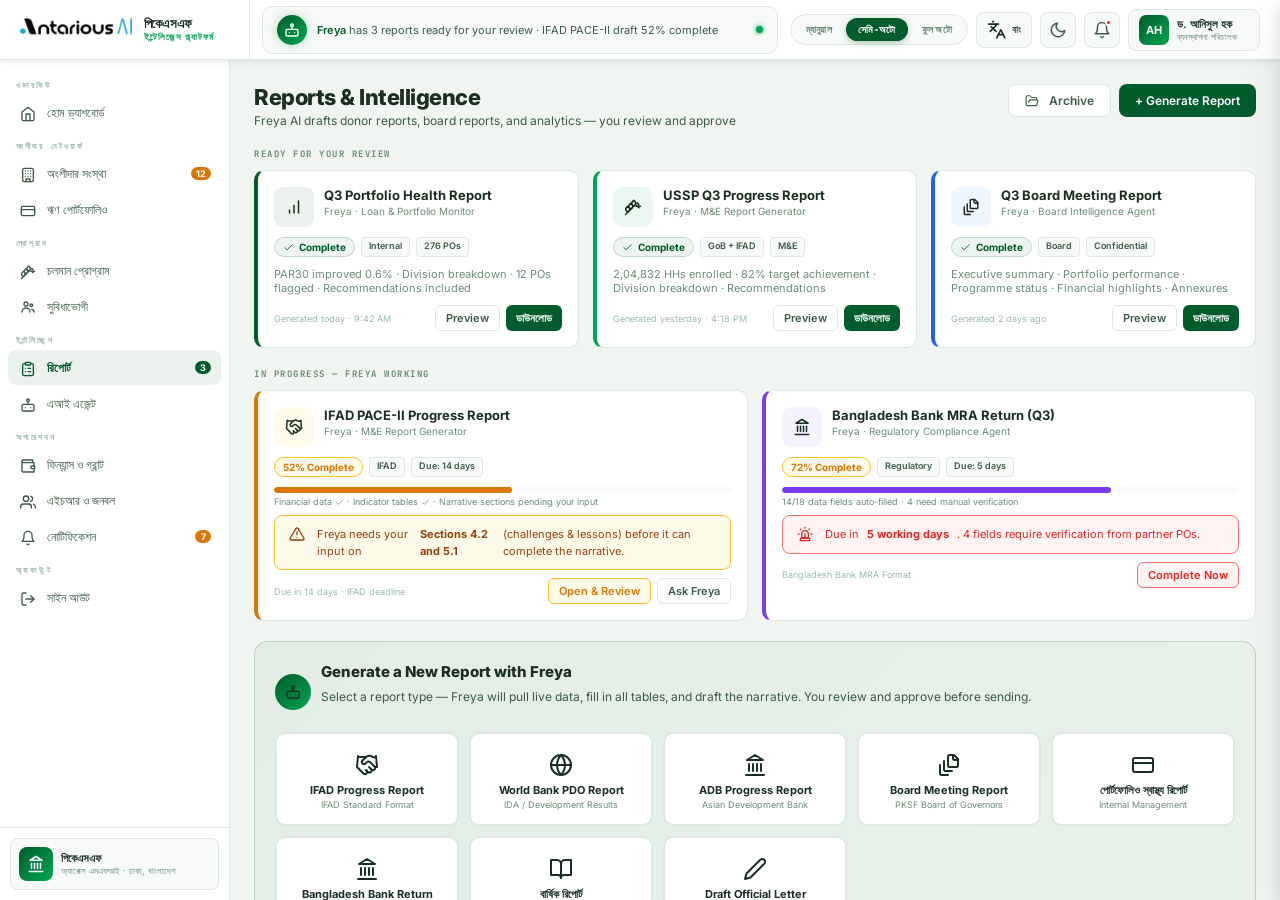
<file: prototype/reports.html>
<!DOCTYPE html>
<html lang="en" data-theme="light">
<head>
<meta charset="UTF-8"><meta name="viewport" content="width=device-width,initial-scale=1">
<title>Reports — PKSF AI</title>
<link rel="stylesheet" href="css/styles.css">
<style>
.report-card {
  background: var(--card); border: 1px solid var(--border);
  border-radius: var(--r); padding: 16px;
  transition: all .18s;
}
.report-card:hover { box-shadow: var(--sh2); }
.rc-top { display:flex; align-items:flex-start; gap:10px; margin-bottom:10px; }
.rc-icon { width:40px; height:40px; border-radius:9px; display:flex; align-items:center; justify-content:center; font-size:18px; flex-shrink:0; }
.rc-title { font-size:13px; font-weight:700; color:var(--tx); margin-bottom:2px; }
.rc-sub   { font-size:10px; color:var(--tx3); }
.rc-meta  { display:flex; gap:6px; flex-wrap:wrap; margin-bottom:10px; }
.rc-footer{ display:flex; align-items:center; justify-content:space-between; flex-wrap:wrap; gap:6px; }

.gen-wizard {
  background: linear-gradient(135deg,rgba(0,92,43,.05),rgba(0,166,81,.03));
  border: 1.5px solid rgba(0,92,43,.18);
  border-radius: 14px; padding: 20px;
  margin-bottom: 20px;
}
.gen-title { font-size:15px; font-weight:800; color:var(--tx); margin-bottom:6px; }
.gen-sub   { font-size:12px; color:var(--tx2); margin-bottom:16px; line-height:1.6; }
.gen-options { display:grid; grid-template-columns:repeat(auto-fill,minmax(180px,1fr)); gap:10px; }
.gen-option {
  background:var(--card); border:2px solid var(--border);
  border-radius:10px; padding:14px; cursor:pointer;
  transition:all .18s; text-align:center;
}
.gen-option:hover { border-color:var(--pri); box-shadow:var(--sh); }
.gen-option.selected { border-color:var(--pri); background:rgba(0,92,43,.05); }
.gen-ic    { font-size:24px; margin-bottom:6px; }
.gen-name  { font-size:11px; font-weight:700; color:var(--tx); }
.gen-donor { font-size:9px; color:var(--tx3); margin-top:2px; }
</style>
</head>
<body>
<div id="shell">

<div id="topbar">
  <div class="tb-brand">
    <img class="tb-brand-img" src="assets/antarious-logo.svg" alt="Antarious">
    <div class="tb-brand-text">
      <div class="tb-brand-main">PKSF</div>
      <div class="tb-brand-sub">Intelligence Platform</div>
    </div>
  </div>
  <div class="tb-freya-bar" onclick="openFreya()">
    <div class="tb-fa">🤖</div>
    <div class="tb-fstatus" id="freya-status-text">
      <strong>Freya</strong> has 3 reports ready for your review · IFAD PACE-II draft 52% complete
    </div>
    <div class="tb-fdot"></div>
  </div>
  <div class="tb-controls">
    <div class="mode-toggle">
      <button class="mode-btn" data-mode="manual" onclick="setMode('manual')">Manual</button>
      <button class="mode-btn on" data-mode="semi" onclick="setMode('semi')">Semi-Auto</button>
      <button class="mode-btn" data-mode="full" onclick="setMode('full')">Full Auto</button>
    </div>
    <div class="tb-icon-btn" onclick="toggleTheme()" id="theme-btn">🌙</div>
    <div class="tb-icon-btn">🔔<div class="tb-ndot"></div></div>
    <div class="tb-user">
      <div class="tb-av">AH</div>
      <div><div class="tb-uname">Dr. Anisul Haque</div><div class="tb-urole">Managing Director</div></div>
    </div>
  </div>
</div>

<div id="sidebar">
  <div class="sb-inner">
    <div class="sb-section-label">Overview</div>
    <a href="dashboard.html"><div class="nav-item"><span class="nav-ic">🏠</span>Home Dashboard</div></a>
    <div class="sb-section-label">Partner Network</div>
    <a href="partners.html"><div class="nav-item"><span class="nav-ic">🏢</span>Partner Orgs <span class="nav-badge nav-badge-a">12</span></div></a>
    <a href="portfolio.html"><div class="nav-item"><span class="nav-ic">💳</span>Loan Portfolio</div></a>
    <div class="sb-section-label">Programmes</div>
    <a href="programs.html"><div class="nav-item"><span class="nav-ic">🌾</span>Active Programmes</div></a>
    <a href="beneficiaries.html"><div class="nav-item"><span class="nav-ic">👨‍👩‍👧</span>Beneficiaries</div></a>
    <div class="sb-section-label">Intelligence</div>
    <a href="reports.html"><div class="nav-item active"><span class="nav-ic">📋</span>Reports <span class="nav-badge nav-badge-g">3</span></div></a>
    <a href="agents.html"><div class="nav-item"><span class="nav-ic">🤖</span>AI Agents</div></a>
    <div class="sb-section-label">Operations</div>
    <a href="finance.html"><div class="nav-item"><span class="nav-ic">💰</span>Finance &amp; Grants</div></a>
    <a href="hr.html"><div class="nav-item"><span class="nav-ic">👥</span>HR &amp; People</div></a>
    <a href="notifications.html"><div class="nav-item"><span class="nav-ic">🔔</span>Notifications <span class="nav-badge nav-badge-a">7</span></div></a>
    <div class="sb-section-label">Account</div>
    <a href="index.html"><div class="nav-item"><span class="nav-ic">🚪</span>Sign Out</div></a>
  </div>
  <div class="sb-footer">
    <div class="sb-org">
      <div class="sb-org-av">🏛</div>
      <div><div class="sb-org-name">PKSF</div><div class="sb-org-type">Apex MFI · Dhaka, Bangladesh</div></div>
    </div>
  </div>
</div>

<div id="content">
<div class="content-area">

  <div class="page-hd">
    <div>
      <div class="page-title">Reports &amp; Intelligence</div>
      <div class="page-sub">Freya AI drafts donor reports, board reports, and analytics — you review and approve</div>
    </div>
    <div class="page-acts">
      <button class="btn btn-sec" onclick="toast('Opening report archive...','📂','g')">📂 Archive</button>
      <button class="btn btn-pri" onclick="document.getElementById('gen-section').scrollIntoView({behavior:'smooth'})">+ Generate Report</button>
    </div>
  </div>

  <!-- READY FOR REVIEW -->
  <div class="lbl" style="margin-bottom:10px">Ready for Your Review</div>
  <div class="grid-3" style="margin-bottom:20px">

    <div class="report-card" style="border-left:4px solid var(--pri)">
      <div class="rc-top">
        <div class="rc-icon" style="background:rgba(0,92,43,.08)">📊</div>
        <div><div class="rc-title">Q3 Portfolio Health Report</div><div class="rc-sub">Freya · Loan & Portfolio Monitor</div></div>
      </div>
      <div class="rc-meta">
        <span class="badge badge-g">✓ Complete</span>
        <span class="tag">Internal</span><span class="tag">276 POs</span>
      </div>
      <div style="font-size:11px;color:var(--tx3);margin-bottom:10px">PAR30 improved 0.6% · Division breakdown · 12 POs flagged · Recommendations included</div>
      <div class="rc-footer">
        <div style="font-size:9px;color:var(--tx4)">Generated today · 9:42 AM</div>
        <div style="display:flex;gap:6px">
          <button class="btn btn-sec btn-sm" onclick="showOutput('portfolio-health')">Preview</button>
          <button class="btn btn-pri btn-sm" onclick="toast('Downloading PDF...','📕','g')">Download</button>
        </div>
      </div>
    </div>

    <div class="report-card" style="border-left:4px solid var(--acc)">
      <div class="rc-top">
        <div class="rc-icon" style="background:rgba(0,166,81,.08)">🌾</div>
        <div><div class="rc-title">USSP Q3 Progress Report</div><div class="rc-sub">Freya · M&E Report Generator</div></div>
      </div>
      <div class="rc-meta">
        <span class="badge badge-g">✓ Complete</span>
        <span class="tag">GoB + IFAD</span><span class="tag">M&E</span>
      </div>
      <div style="font-size:11px;color:var(--tx3);margin-bottom:10px">2,04,832 HHs enrolled · 82% target achievement · Division breakdown · Recommendations</div>
      <div class="rc-footer">
        <div style="font-size:9px;color:var(--tx4)">Generated yesterday · 4:18 PM</div>
        <div style="display:flex;gap:6px">
          <button class="btn btn-sec btn-sm" onclick="showOutput('ussp-report')">Preview</button>
          <button class="btn btn-pri btn-sm" onclick="toast('Downloading Word doc...','📝','g')">Download</button>
        </div>
      </div>
    </div>

    <div class="report-card" style="border-left:4px solid var(--bl)">
      <div class="rc-top">
        <div class="rc-icon" style="background:var(--blbg)">📑</div>
        <div><div class="rc-title">Q3 Board Meeting Report</div><div class="rc-sub">Freya · Board Intelligence Agent</div></div>
      </div>
      <div class="rc-meta">
        <span class="badge badge-g">✓ Complete</span>
        <span class="tag">Board</span><span class="tag">Confidential</span>
      </div>
      <div style="font-size:11px;color:var(--tx3);margin-bottom:10px">Executive summary · Portfolio performance · Programme status · Financial highlights · Annexures</div>
      <div class="rc-footer">
        <div style="font-size:9px;color:var(--tx4)">Generated 2 days ago</div>
        <div style="display:flex;gap:6px">
          <button class="btn btn-sec btn-sm" onclick="showBoardReport()">Preview</button>
          <button class="btn btn-pri btn-sm" onclick="toast('Downloading PDF...','📕','g')">Download</button>
        </div>
      </div>
    </div>
  </div>

  <!-- IN PROGRESS -->
  <div class="lbl" style="margin-bottom:10px">In Progress — Freya Working</div>
  <div class="grid-2" style="margin-bottom:20px">

    <div class="report-card" style="border-left:4px solid var(--am)">
      <div class="rc-top">
        <div class="rc-icon" style="background:var(--ambg)">🤝</div>
        <div><div class="rc-title">IFAD PACE-II Progress Report</div><div class="rc-sub">Freya · M&E Report Generator</div></div>
      </div>
      <div class="rc-meta">
        <span class="badge badge-a">52% Complete</span>
        <span class="tag">IFAD</span><span class="tag">Due: 14 days</span>
      </div>
      <div style="margin-bottom:8px">
        <div class="prog-bar"><div class="prog-fill prog-fill-am" style="width:52%"></div></div>
        <div style="font-size:9px;color:var(--tx3);margin-top:3px">Financial data ✓ · Indicator tables ✓ · Narrative sections pending your input</div>
      </div>
      <div class="alert alert-a" style="margin-bottom:8px">⚠ Freya needs your input on <strong>Sections 4.2 and 5.1</strong> (challenges & lessons) before it can complete the narrative.</div>
      <div class="rc-footer">
        <div style="font-size:9px;color:var(--tx4)">Due in 14 days · IFAD deadline</div>
        <div style="display:flex;gap:6px">
          <button class="btn btn-warn btn-sm" onclick="openPaceReport()">Open &amp; Review</button>
          <button class="btn btn-sec btn-sm" onclick="fpQuick('What input do you need from me for the IFAD PACE-II report?')">Ask Freya</button>
        </div>
      </div>
    </div>

    <div class="report-card" style="border-left:4px solid var(--pu)">
      <div class="rc-top">
        <div class="rc-icon" style="background:var(--pubg)">🏦</div>
        <div><div class="rc-title">Bangladesh Bank MRA Return (Q3)</div><div class="rc-sub">Freya · Regulatory Compliance Agent</div></div>
      </div>
      <div class="rc-meta">
        <span class="badge badge-a">72% Complete</span>
        <span class="tag">Regulatory</span><span class="tag">Due: 5 days</span>
      </div>
      <div style="margin-bottom:8px">
        <div class="prog-bar"><div class="prog-fill" style="width:72%;background:var(--pu)"></div></div>
        <div style="font-size:9px;color:var(--tx3);margin-top:3px">14/18 data fields auto-filled · 4 need manual verification</div>
      </div>
      <div class="alert alert-r" style="margin-bottom:8px">🚨 Due in <strong>5 working days</strong>. 4 fields require verification from partner POs.</div>
      <div class="rc-footer">
        <div style="font-size:9px;color:var(--tx4)">Bangladesh Bank MRA Format</div>
        <div style="display:flex;gap:6px">
          <button class="btn btn-danger btn-sm" onclick="toast('Opening MRA return form...','🏦','a')">Complete Now</button>
        </div>
      </div>
    </div>
  </div>

  <!-- GENERATE NEW REPORT -->
  <div class="gen-wizard" id="gen-section">
    <div style="display:flex;align-items:center;gap:10px;margin-bottom:10px">
      <div style="width:36px;height:36px;border-radius:50%;background:linear-gradient(135deg,var(--pri),var(--acc));display:flex;align-items:center;justify-content:center;font-size:16px">🤖</div>
      <div>
        <div class="gen-title">Generate a New Report with Freya</div>
        <div class="gen-sub">Select a report type — Freya will pull live data, fill in all tables, and draft the narrative. You review and approve before sending.</div>
      </div>
    </div>
    <div class="gen-options">
      <div class="gen-option" onclick="generateReport(this,'ifad')">
        <div class="gen-ic">🤝</div>
        <div class="gen-name">IFAD Progress Report</div>
        <div class="gen-donor">IFAD Standard Format</div>
      </div>
      <div class="gen-option" onclick="generateReport(this,'worldbank')">
        <div class="gen-ic">🌏</div>
        <div class="gen-name">World Bank PDO Report</div>
        <div class="gen-donor">IDA / Development Results</div>
      </div>
      <div class="gen-option" onclick="generateReport(this,'adb')">
        <div class="gen-ic">🏛</div>
        <div class="gen-name">ADB Progress Report</div>
        <div class="gen-donor">Asian Development Bank</div>
      </div>
      <div class="gen-option" onclick="generateReport(this,'board')">
        <div class="gen-ic">📑</div>
        <div class="gen-name">Board Meeting Report</div>
        <div class="gen-donor">PKSF Board of Governors</div>
      </div>
      <div class="gen-option" onclick="generateReport(this,'portfolio')">
        <div class="gen-ic">💳</div>
        <div class="gen-name">Portfolio Health Report</div>
        <div class="gen-donor">Internal Management</div>
      </div>
      <div class="gen-option" onclick="generateReport(this,'bb')">
        <div class="gen-ic">🏦</div>
        <div class="gen-name">Bangladesh Bank Return</div>
        <div class="gen-donor">MRA Regulatory Format</div>
      </div>
      <div class="gen-option" onclick="generateReport(this,'annual')">
        <div class="gen-ic">📘</div>
        <div class="gen-name">Annual Report</div>
        <div class="gen-donor">PKSF Annual Report 2025-26</div>
      </div>
      <div class="gen-option" onclick="generateReport(this,'letter')">
        <div class="gen-ic">✍️</div>
        <div class="gen-name">Draft Official Letter</div>
        <div class="gen-donor">Any purpose · Freya drafts</div>
      </div>
    </div>
  </div>

</div></div></div>

<!-- FREYA PANEL -->
<div id="freya-panel">
  <div class="fp-header">
    <div class="fp-avatar">🤖</div>
    <div>
      <div class="fp-name">Freya</div>
      <div class="fp-status"><span class="status-dot sd-g"></span> Report Generator · Online</div>
    </div>
    <button class="btn btn-sm btn-sec" style="margin-left:auto" onclick="closeFreya()">✕ Close</button>
  </div>
  <div class="fp-quick">
    <button class="btn btn-sm btn-pri"  onclick="fpQuick('What reports are due in the next 30 days?')">📅 Due Reports</button>
    <button class="btn btn-sm btn-sec"  onclick="fpQuick('Generate a summary of Q3 programme performance for the board')">📑 Board Summary</button>
    <button class="btn btn-sm btn-sec"  onclick="fpQuick('What do you need from me to complete the IFAD PACE-II report?')">🤝 IFAD Help</button>
  </div>
  <div id="fp-msgs"></div>
  <div class="fp-input-area">
    <div class="fp-input-row">
      <input class="fp-input" id="fp-input" type="text" placeholder="Ask Freya to generate or help with any report…">
      <button class="btn btn-pri btn-sm" onclick="fpSend()">Send ↑</button>
    </div>
  </div>
</div>

<div id="output-modal">
  <div class="output-box">
    <div class="ob-header">
      <div><div class="ob-agent-label" id="ob-agent"></div><div class="ob-title" id="ob-title"></div></div>
      <div class="ob-close" onclick="closeOutput()">✕</div>
    </div>
    <div class="ob-body" id="ob-body"></div>
    <div class="ob-footer" id="ob-footer"></div>
  </div>
</div>
<div id="confirm-modal">
  <div class="confirm-box">
    <div class="confirm-title" id="confirm-title"></div>
    <div class="confirm-body"  id="confirm-body"></div>
    <div class="confirm-acts">
      <button class="btn btn-sec btn-sm" onclick="closeConfirm()">Cancel</button>
      <button class="btn btn-pri btn-sm" id="confirm-ok">Confirm</button>
    </div>
  </div>
</div>
<div id="toast-container"></div>

<script src="js/icons.js"></script>
<script src="js/i18n.js"></script>
<script src="js/shared.js"></script>
<script>
function generateReport(el, type) {
  document.querySelectorAll('.gen-option').forEach(o => o.classList.remove('selected'));
  el.classList.add('selected');
  const names = {
    ifad:'IFAD Progress Report', worldbank:'World Bank PDO Report', adb:'ADB Progress Report',
    board:'Board Meeting Report', portfolio:'Portfolio Health Report', bb:'Bangladesh Bank MRA Return',
    annual:'Annual Report 2025-26', letter:'Official Letter'
  };
  showConfirm(
    `Generate ${names[type]}?`,
    `Freya will pull all required data, fill tables, and draft the narrative. This typically takes 2–5 minutes. You will review before it is finalised.`,
    () => {
      simulateFreyaTask(`Generating ${names[type]}`);
      setTimeout(() => {
        if (type === 'portfolio') showOutput('portfolio-health');
        else if (type === 'ifad' || type === 'board') {
          toast(`${names[type]} is ready for your review!`, '✅', 'g');
        }
      }, 3000);
    },
    'Generate with Freya 🤖',
    'btn-pri'
  );
}

function openPaceReport() {
  document.getElementById('ob-agent').textContent = 'M&E REPORT GENERATOR · IFAD FORMAT';
  document.getElementById('ob-title').textContent  = 'IFAD PACE-II Progress Report — Q3 FY 2025-26 (Draft)';
  document.getElementById('ob-body').innerHTML = `
    <div class="alert alert-a">⚠️ This report is <strong>52% complete</strong>. Freya needs your input on Sections 4.2 and 5.1 before it can finalise the narrative.</div>
    <div class="doc-view">
      <div class="doc-header">
        <div class="doc-org">PKSF · IFAD PACE-II Programme</div>
        <div class="doc-title">Quarterly Progress Report — Q3 FY 2025-26</div>
        <div class="doc-meta"><span>Report Period: January–March 2026</span><span>Due Date: 3 June 2026</span></div>
      </div>
      <div class="doc-section"><h2>1. Programme Overview</h2>
        <p>The Partnership for Achieving Community Empowerment Phase II (PACE-II) programme is an IFAD-funded initiative targeting 1,20,000 women in rural Bangladesh across 6 districts. The programme focuses on income generation, livelihood skills, financial inclusion, and women's empowerment.</p>
      </div>
      <div class="doc-section"><h2>2. Financial Utilisation (Auto-filled ✓)</h2>
        <p>Total approved budget: BDT 98 crore. Disbursed to date: BDT 92 crore (94%). Utilised: BDT 71 crore (72%). Remaining balance: BDT 21 crore. Utilisation is on track with IFAD disbursement schedule.</p>
      </div>
      <div class="doc-section"><h2>3. Progress Against Indicators (Auto-filled ✓)</h2>
        <p>Enrolment: 88,800 women (74% of target). Income generation activities: 60,384 women (68%). Skills training completion: 71,040 women (80%). Savings group membership: 84,360 women (95%).</p>
      </div>
      <div class="doc-section" style="background:var(--ambg);border:1px dashed var(--ambdr);border-radius:6px;padding:14px">
        <h2>4.2. Challenges (⚠️ Your Input Needed)</h2>
        <p style="color:var(--am)">Freya has drafted an outline. Please review and add your perspective on the key challenges faced this quarter.</p>
        <textarea style="width:100%;border:1px solid var(--border);border-radius:6px;padding:8px;font-size:11px;min-height:80px;resize:vertical" placeholder="Add your notes on programme challenges (Freya will incorporate into the narrative)…">Key challenge: Rajshahi Division enrolment lagging at 61% due to [YOUR INPUT]…</textarea>
      </div>
      <div class="doc-section" style="background:var(--ambg);border:1px dashed var(--ambdr);border-radius:6px;padding:14px;margin-top:12px">
        <h2>5.1. Lessons Learned (⚠️ Your Input Needed)</h2>
        <textarea style="width:100%;border:1px solid var(--border);border-radius:6px;padding:8px;font-size:11px;min-height:80px;resize:vertical" placeholder="Key lessons from Q3 implementation…">Community mobilisation approach working well in Dhaka Division. [YOUR INPUT]…</textarea>
      </div>
    </div>`;
  document.getElementById('ob-footer').innerHTML = `
    <button class="btn btn-pri btn-sm" onclick="toast('Freya incorporated your inputs and will complete the report in 3 minutes','✅','g');closeOutput()">✅ Submit to Freya</button>
    <button class="btn btn-sec btn-sm" onclick="toast('Saving draft...','💾','g')">💾 Save Draft</button>
    <button class="btn btn-sec btn-sm" onclick="toast('Downloading partial draft...','📄','g')">⬇ Download Draft</button>`;
  document.getElementById('output-modal').classList.add('open');
}

function showBoardReport() {
  document.getElementById('ob-agent').textContent = 'BOARD INTELLIGENCE AGENT · PKSF BOARD SECRETARIAT';
  document.getElementById('ob-title').textContent = 'Q3 FY 2025-26 Board Meeting Report';
  document.getElementById('ob-body').innerHTML = `
    <div class="out-stats">
      <div class="out-stat"><div class="out-stat-val">6</div><div class="out-stat-lbl">Sections</div><div class="out-stat-sub">Complete</div></div>
      <div class="out-stat"><div class="out-stat-val">28 pg</div><div class="out-stat-lbl">Report Length</div><div class="out-stat-sub">Incl. annexures</div></div>
      <div class="out-stat"><div class="out-stat-val">12</div><div class="out-stat-lbl">Annexures</div><div class="out-stat-sub">Auto-generated</div></div>
    </div>
    <div class="doc-view">
      <div class="doc-header">
        <div class="doc-org">Palli Karma-Sahayak Foundation (PKSF)</div>
        <div class="doc-title">Board of Governors Meeting — Q3 FY 2025-26 Report</div>
        <div class="doc-meta"><span>Date: 28 May 2026</span><span>Venue: PKSF Bhaban, Dhaka</span></div>
      </div>
      <div class="doc-section"><h2>1. Executive Summary</h2>
        <p>PKSF continues its strong performance in Q3 FY 2025-26. The consolidated loan portfolio grew 8.2% year-on-year to BDT 28,450 crore across 276 Partner Organisations. PAR30 improved by 0.6 percentage points to 4.2%, remaining below the 5% benchmark. Six major programmes are operational with 4.2 million beneficiary households.</p>
      </div>
      <div class="doc-section"><h2>2. Portfolio Performance</h2>
        <p>Total active portfolio: BDT 28,450 crore · Active borrowers: 90.2 lakh · PAR30: 4.2% (target &lt;5%) · PAR90: 1.8%. Khulna and Chittagong divisions lead in portfolio quality. Rangpur requires attention at 6.1% PAR30 due to post-flood impact on 3 POs.</p>
      </div>
      <div class="doc-section"><h2>3. Programme Performance Summary</h2>
        <p>USSP: 82% · ENRICH: 91% · PACE-II: 74% (corrective action initiated) · SFMF: 88% · Climate Adaptation: 61% (NCE request under preparation) · SEIP: 85%. Overall programme target achievement: 81%.</p>
      </div>
    </div>`;
  document.getElementById('ob-footer').innerHTML = `
    <button class="btn btn-pri btn-sm" onclick="toast('Downloading board report PDF...','📕','g');closeOutput()">📕 Download PDF</button>
    <button class="btn btn-sec btn-sm" onclick="toast('Sharing with board members...','📧','g');closeOutput()">📧 Share with Board</button>
    <button class="btn btn-sec btn-sm" onclick="closeOutput()">Close</button>`;
  document.getElementById('output-modal').classList.add('open');
}
</script>
</body>
</html>
</file>
<file: cursor-prototype/css/styles.css>
/* ══════════════════════════════════════════════════════
   PKSF · ANTARIOUS AI PLATFORM
   Shared Stylesheet — All Pages
   ══════════════════════════════════════════════════════ */

@import url('https://fonts.googleapis.com/css2?family=Inter:wght@300;400;500;600;700;800&family=JetBrains+Mono:wght@500;600;700&display=swap');

*, *::before, *::after { box-sizing: border-box; margin: 0; padding: 0; }
html, body { height: 100%; font-family: 'Inter', sans-serif; font-size: 14px; }

/* ── CSS VARIABLES ── */
:root {
  --bg:     #f0f5f1;
  --card:   #ffffff;
  --card2:  #f7faf8;
  --border: #dde8e2;
  --border2:#b8cfc4;

  --tx:  #1a2e22;
  --tx2: #3d5a47;
  --tx3: #6b8c78;
  --tx4: #9ab8a8;

  --pri:  #005C2B;
  --pri2: #007A38;
  --acc:  #00A651;
  --acc2: #34d399;

  --am:   #d97706;
  --ambg: #fffbeb;
  --ambdr:#fbbf24;

  --rd:   #dc2626;
  --rdbg: #fef2f2;
  --rdbdr:#f87171;

  --bl:   #2563eb;
  --blbg: #eff6ff;
  --blbdr:#60a5fa;

  --pu:   #7c3aed;
  --pubg: #f5f3ff;

  --mono: 'JetBrains Mono', monospace;
  --sh:   0 1px 3px rgba(0,0,0,.07), 0 4px 12px rgba(0,0,0,.04);
  --sh2:  0 4px 16px rgba(0,0,0,.11), 0 12px 40px rgba(0,0,0,.07);
  --r:    10px;
  --rl:   16px;
  --sbw:  230px;
  --tbh:  60px;
}

[data-theme="dark"] {
  --bg:    #0a1410;
  --card:  #0f1f17;
  --card2: #132018;
  --border:rgba(255,255,255,.08);
  --border2:rgba(255,255,255,.13);
  --tx:  #e2ede7;
  --tx2: #8fb8a0;
  --tx3: #5a8570;
  --tx4: #3d6050;
  --pri:  #00A651;
  --pri2: #34d399;
  --acc:  #00d68f;
  --acc2: #6ee7b7;
  --ambg: rgba(245,158,11,.1);
  --ambdr:rgba(245,158,11,.3);
  --rdbg: rgba(239,68,68,.1);
  --rdbdr:rgba(239,68,68,.3);
  --blbg: rgba(37,99,235,.1);
  --blbdr:rgba(96,165,250,.3);
  --pubg: rgba(124,58,237,.1);
  --sh:  0 2px 8px rgba(0,0,0,.3);
  --sh2: 0 8px 32px rgba(0,0,0,.5);
}

/* ── SCROLLBAR ── */
::-webkit-scrollbar { width: 5px; height: 5px; }
::-webkit-scrollbar-track { background: transparent; }
::-webkit-scrollbar-thumb { background: var(--border2); border-radius: 3px; }

/* ── BASE ── */
button { font-family: 'Inter', sans-serif; cursor: pointer; transition: all .15s; }
input, textarea, select { font-family: 'Inter', sans-serif; }
a { text-decoration: none; color: inherit; }

/* ══════════════════════════════════════════════════════
   LAYOUT SHELL
   ══════════════════════════════════════════════════════ */
#shell {
  display: grid;
  grid-template-areas: "tb tb" "sb main";
  grid-template-columns: var(--sbw) 1fr;
  grid-template-rows: var(--tbh) 1fr;
  height: 100vh;
  overflow: hidden;
  background: var(--bg);
  color: var(--tx);
}

/* ── TOP BAR ── */
#topbar {
  grid-area: tb;
  background: var(--card);
  border-bottom: 1px solid var(--border);
  display: flex;
  align-items: center;
  padding: 0 20px;
  gap: 12px;
  z-index: 100;
  box-shadow: var(--sh);
}
.tb-brand {
  display: flex;
  align-items: center;
  gap: 10px;
  font-size: 15px;
  font-weight: 800;
  color: var(--tx);
  letter-spacing: -.3px;
  width: var(--sbw);
  border-right: 1px solid var(--border);
  height: 100%;
  padding-right: 20px;
  flex-shrink: 0;
}
.tb-logo {
  width: 36px;
  height: 36px;
  background: var(--pri);
  border-radius: 9px;
  display: flex;
  align-items: center;
  justify-content: center;
  font-size: 18px;
  flex-shrink: 0;
}
.tb-brand-text { line-height: 1.2; }
.tb-brand-main { font-size: 13px; font-weight: 800; color: var(--tx); }
.tb-brand-sub  { font-size: 9px; font-weight: 600; color: var(--acc); letter-spacing: 1px; text-transform: uppercase; }

.tb-freya-bar {
  flex: 1;
  display: flex;
  align-items: center;
  gap: 10px;
  background: var(--card2);
  border: 1px solid var(--border);
  border-radius: 10px;
  padding: 8px 14px;
  cursor: pointer;
  transition: all .15s;
}
.tb-freya-bar:hover { border-color: var(--acc); box-shadow: 0 0 0 3px rgba(0,166,81,.1); }
.tb-fa {
  width: 30px; height: 30px;
  border-radius: 50%;
  background: linear-gradient(135deg, var(--pri), var(--acc));
  display: flex; align-items: center; justify-content: center;
  font-size: 14px; flex-shrink: 0;
  box-shadow: 0 0 10px rgba(0,92,43,.25);
}
.tb-fstatus { font-size: 11px; color: var(--tx2); flex: 1; }
.tb-fstatus strong { color: var(--pri); font-weight: 600; }
.tb-fdot {
  width: 7px; height: 7px; border-radius: 50%;
  background: var(--acc); box-shadow: 0 0 5px var(--acc);
  animation: blink 2s infinite;
}
@keyframes blink { 0%,100%{opacity:1} 50%{opacity:.35} }

.tb-controls { display: flex; align-items: center; gap: 8px; flex-shrink: 0; }
.mode-toggle {
  display: flex;
  background: var(--card2);
  border: 1px solid var(--border);
  border-radius: 25px;
  padding: 3px;
  gap: 2px;
}
.mode-btn {
  padding: 5px 12px;
  border-radius: 20px;
  font-size: 10px;
  font-weight: 700;
  border: none;
  background: transparent;
  color: var(--tx3);
  letter-spacing: .3px;
  transition: all .15s;
  white-space: nowrap;
}
.mode-btn.on { background: var(--pri); color: #fff; box-shadow: 0 2px 6px rgba(0,92,43,.3); }
.lang-toggle {
  display: flex;
  background: var(--card2);
  border: 1px solid var(--border);
  border-radius: 20px;
  padding: 2px;
  gap: 2px;
}
.lang-btn {
  padding: 5px 10px;
  border-radius: 18px;
  font-size: 10px;
  font-weight: 700;
  border: none;
  background: transparent;
  color: var(--tx3);
  cursor: pointer;
  transition: all .2s;
  font-family: var(--sans);
}
.lang-btn.on { background: var(--acc); color: #fff; box-shadow: 0 2px 6px rgba(0,92,43,.25); }
.tb-icon-btn {
  width: 36px; height: 36px;
  border-radius: 8px;
  background: var(--card2);
  border: 1px solid var(--border);
  display: flex; align-items: center; justify-content: center;
  cursor: pointer; font-size: 16px; transition: all .15s;
  position: relative;
}
.tb-icon-btn:hover { background: var(--card); border-color: var(--pri); }
.tb-ndot {
  position: absolute; top: 6px; right: 7px;
  width: 7px; height: 7px; border-radius: 50%;
  background: var(--rd); border: 2px solid var(--card);
}
.tb-user {
  display: flex; align-items: center; gap: 8px;
  padding: 5px 10px; border-radius: 8px;
  cursor: pointer; background: var(--card2); border: 1px solid var(--border);
  transition: border-color .2s, background .2s;
}
.tb-user:hover { border-color: var(--pri); background: var(--card); }
.tb-user-wrap { position: relative; }
.tb-user-chevron {
  display: flex; align-items: center; color: var(--tx3); margin-left: 2px;
}
.role-menu {
  display: none;
  position: absolute;
  top: calc(100% + 6px);
  right: 0;
  min-width: 240px;
  background: var(--card);
  border: 1px solid var(--border);
  border-radius: 12px;
  box-shadow: 0 12px 40px rgba(0,0,0,.15);
  z-index: 200;
  overflow: hidden;
}
.role-menu.open { display: block; }
.role-menu-hd {
  padding: 10px 14px 6px;
  font-family: var(--mono);
  font-size: 8px;
  font-weight: 700;
  color: var(--tx3);
  letter-spacing: 1.5px;
  text-transform: uppercase;
}
.role-opt {
  display: flex;
  align-items: center;
  gap: 10px;
  padding: 10px 14px;
  cursor: pointer;
  border-top: 1px solid var(--border);
  transition: background .15s;
}
.role-opt:first-of-type { border-top: none; }
.role-opt:hover { background: var(--card2); }
.role-opt.on { background: rgba(0,92,43,.06); }
.role-opt-av {
  width: 32px; height: 32px; border-radius: 8px;
  display: flex; align-items: center; justify-content: center;
  font-size: 11px; font-weight: 700; color: #fff; flex-shrink: 0;
}
.role-opt-name { font-size: 12px; font-weight: 700; color: var(--tx); }
.role-opt-role { font-size: 10px; color: var(--tx3); }
.role-opt-check { margin-left: auto; color: var(--pri); display: none; }
.role-opt.on .role-opt-check { display: flex; }
.tb-av {
  width: 30px; height: 30px;
  border-radius: 7px;
  background: linear-gradient(135deg, var(--pri), var(--acc));
  display: flex; align-items: center; justify-content: center;
  font-size: 11px; font-weight: 700; color: #fff;
}
.tb-uname { font-size: 11px; font-weight: 600; color: var(--tx); }
.tb-urole { font-size: 9px; color: var(--tx3); }

/* ── SIDEBAR ── */
#sidebar {
  grid-area: sb;
  background: var(--card);
  border-right: 1px solid var(--border);
  display: flex;
  flex-direction: column;
  overflow: hidden;
}
.sb-inner { flex: 1; overflow-y: auto; padding: 10px 8px; }
.sb-section-label {
  font-family: var(--mono);
  font-size: 8px;
  font-weight: 700;
  color: var(--tx4);
  letter-spacing: 2px;
  text-transform: uppercase;
  padding: 10px 8px 4px;
}
.nav-item {
  display: flex; align-items: center; gap: 9px;
  padding: 8px 10px;
  border-radius: 8px;
  cursor: pointer;
  transition: all .15s;
  margin-bottom: 1px;
  color: var(--tx2);
  font-size: 12px;
  font-weight: 500;
}
.nav-item:hover { background: var(--card2); color: var(--tx); }
.nav-item.active {
  background: rgba(0,92,43,.08);
  color: var(--pri);
  font-weight: 600;
}
[data-theme="dark"] .nav-item.active { background: rgba(0,166,81,.1); }
.nav-ic { font-size: 15px; width: 20px; text-align: center; flex-shrink: 0; }
.nav-badge {
  margin-left: auto;
  background: var(--rd);
  color: #fff;
  font-size: 9px;
  font-weight: 700;
  border-radius: 8px;
  padding: 1px 5px;
  min-width: 16px;
  text-align: center;
}
.nav-badge-g { background: var(--pri); }
.nav-badge-a { background: var(--am); }

.sb-footer {
  padding: 10px;
  border-top: 1px solid var(--border);
  flex-shrink: 0;
}
.sb-org {
  display: flex; align-items: center; gap: 8px;
  padding: 8px;
  border-radius: 8px;
  background: var(--card2);
  border: 1px solid var(--border);
}
.sb-org-av {
  width: 34px; height: 34px;
  border-radius: 8px;
  background: linear-gradient(135deg, var(--pri), var(--acc));
  display: flex; align-items: center; justify-content: center;
  font-size: 16px;
}
.sb-org-name { font-size: 11px; font-weight: 700; color: var(--tx); }
.sb-org-type { font-size: 9px; color: var(--tx3); }

/* ── MAIN CONTENT ── */
#content { grid-area: main; overflow: hidden; display: flex; flex-direction: column; }
.content-area { flex: 1; overflow-y: auto; padding: 24px; background: var(--bg); }

/* ══════════════════════════════════════════════════════
   CARDS
   ══════════════════════════════════════════════════════ */
.card {
  background: var(--card);
  border: 1px solid var(--border);
  border-radius: var(--r);
  padding: 16px;
  box-shadow: var(--sh);
}
.card-lg { border-radius: var(--rl); padding: 20px; }
.card-hover { transition: all .2s; cursor: pointer; }
.card-hover:hover { box-shadow: var(--sh2); transform: translateY(-2px); }

/* ── PAGE HEADER ── */
.page-hd {
  display: flex;
  align-items: flex-start;
  justify-content: space-between;
  margin-bottom: 20px;
  flex-wrap: wrap;
  gap: 12px;
}
.page-title { font-size: 22px; font-weight: 800; color: var(--tx); letter-spacing: -.5px; }
.page-sub { font-size: 12px; color: var(--tx2); margin-top: 3px; }
.page-sub strong { color: var(--pri); }
.page-acts { display: flex; gap: 8px; flex-wrap: wrap; }

/* ── BUTTONS ── */
.btn {
  padding: 8px 16px;
  border-radius: 8px;
  font-size: 12px;
  font-weight: 600;
  border: none;
  display: inline-flex;
  align-items: center;
  gap: 6px;
  white-space: nowrap;
  cursor: pointer;
  transition: all .15s;
}
.btn-pri  { background: var(--pri); color: #fff; }
.btn-pri:hover  { background: var(--pri2); box-shadow: 0 4px 12px rgba(0,92,43,.3); }
.btn-sec  { background: var(--card); border: 1px solid var(--border); color: var(--tx2); }
.btn-sec:hover  { background: var(--card2); color: var(--tx); border-color: var(--border2); }
.btn-acc  { background: var(--acc); color: #fff; }
.btn-acc:hover  { background: var(--acc2); }
.btn-warn { background: var(--ambg); color: var(--am); border: 1px solid var(--ambdr); }
.btn-danger { background: var(--rdbg); color: var(--rd); border: 1px solid var(--rdbdr); }
.btn-sm   { padding: 5px 10px; font-size: 11px; border-radius: 6px; }
.btn-lg   { padding: 12px 24px; font-size: 14px; border-radius: 10px; }
.btn-icon {
  width: 32px; height: 32px;
  border-radius: 7px;
  background: var(--card2);
  border: 1px solid var(--border);
  display: inline-flex; align-items: center; justify-content: center;
  cursor: pointer; font-size: 14px; transition: all .15s;
}
.btn-icon:hover { background: var(--pri); color: #fff; border-color: var(--pri); }

/* ── GRIDS ── */
.grid-2  { display: grid; grid-template-columns: repeat(2,1fr); gap: 14px; }
.grid-3  { display: grid; grid-template-columns: repeat(3,1fr); gap: 14px; }
.grid-4  { display: grid; grid-template-columns: repeat(4,1fr); gap: 14px; }
.grid-5  { display: grid; grid-template-columns: repeat(5,1fr); gap: 14px; }
.grid-auto { display: grid; grid-template-columns: repeat(auto-fill,minmax(260px,1fr)); gap: 14px; }
@media(max-width:1300px) { .grid-5 { grid-template-columns: repeat(3,1fr); } }
@media(max-width:1100px) { .grid-4 { grid-template-columns: repeat(2,1fr); } }
@media(max-width:900px)  { .grid-3 { grid-template-columns: repeat(2,1fr); } }

/* ── STAT CARDS ── */
.stat-card {
  background: var(--card);
  border: 1px solid var(--border);
  border-radius: var(--r);
  padding: 16px;
  position: relative;
  overflow: hidden;
}
.stat-card::before {
  content: '';
  position: absolute; top: 0; left: 0; right: 0;
  height: 3px;
  background: var(--acc);
}
.stat-card.red::before  { background: var(--rd); }
.stat-card.amber::before { background: var(--am); }
.stat-card.blue::before  { background: var(--bl); }
.stat-ic   { font-size: 22px; margin-bottom: 8px; }
.stat-val  { font-size: 28px; font-weight: 800; color: var(--tx); letter-spacing: -.5px; line-height: 1; }
.stat-label { font-size: 11px; color: var(--tx2); margin-top: 4px; font-weight: 500; }
.stat-change { font-size: 10px; font-weight: 600; margin-top: 4px; display: flex; align-items: center; gap: 3px; }
.chg-up { color: var(--acc); }
.chg-dn { color: var(--rd); }
.chg-nt { color: var(--am); }

/* ── BADGES ── */
.badge {
  display: inline-flex; align-items: center; gap: 3px;
  font-size: 10px; font-weight: 700;
  padding: 3px 8px; border-radius: 20px; white-space: nowrap;
}
.badge-g  { background: rgba(0,92,43,.07); color: var(--pri); border: 1px solid rgba(0,92,43,.18); }
.badge-a  { background: var(--ambg); color: var(--am); border: 1px solid var(--ambdr); }
.badge-r  { background: var(--rdbg); color: var(--rd); border: 1px solid var(--rdbdr); }
.badge-b  { background: var(--blbg); color: var(--bl); border: 1px solid var(--blbdr); }
.badge-p  { background: var(--pubg); color: var(--pu); }
.badge-with-ic { display: inline-flex; align-items: center; gap: 4px; vertical-align: middle; }
.badge-with-ic .icon { flex-shrink: 0; }
.stat-change-inner { display: inline-flex; align-items: center; gap: 3px; }
.stat-change-inner .icon { flex-shrink: 0; }
#welcome-start-btn { display: inline-flex; align-items: center; gap: 6px; }
[data-theme="dark"] .badge-g { background: rgba(0,166,81,.1); border-color: rgba(0,166,81,.25); }

/* ── TAGS ── */
.tag {
  font-size: 9px; font-weight: 600;
  padding: 2px 7px; border-radius: 4px;
  background: var(--card2); border: 1px solid var(--border); color: var(--tx2);
}

/* ── TABLES ── */
.data-table { width: 100%; border-collapse: collapse; font-size: 12px; }
.data-table th {
  text-align: left; padding: 9px 14px;
  font-family: var(--mono); font-size: 9px; font-weight: 700;
  color: var(--tx3); letter-spacing: 1px; text-transform: uppercase;
  border-bottom: 2px solid var(--border);
  background: var(--card2);
}
.data-table td { padding: 10px 14px; border-bottom: 1px solid var(--border); color: var(--tx2); }
.data-table tr:last-child td { border-bottom: none; }
.data-table tr:hover td { background: var(--card2); }
.data-table td:first-child { font-weight: 600; color: var(--tx); }

/* ── SPREADSHEET / SHEET VIEW ── */
.sheet-view { overflow-x: auto; }
.sheet { border-collapse: collapse; font-size: 11px; min-width: 100%; }
.sheet th {
  background: var(--pri); color: #fff;
  padding: 8px 12px; text-align: center;
  font-weight: 600; white-space: nowrap;
  border: 1px solid rgba(255,255,255,.15);
}
.sheet td { padding: 7px 12px; border: 1px solid var(--border); white-space: nowrap; }
.sheet tr:nth-child(even) td { background: var(--card2); }
.sheet tr:hover td { background: rgba(0,92,43,.04); }
.sheet .total td { background: rgba(0,92,43,.07); font-weight: 700; }
.sheet .warn td  { background: rgba(220,38,38,.05); }

/* ── PROGRESS BARS ── */
.prog-bar  { height: 6px; background: var(--card2); border-radius: 3px; overflow: hidden; }
.prog-fill { height: 100%; border-radius: 3px; background: var(--acc); transition: width .6s ease; }
.prog-fill-am { background: var(--am); }
.prog-fill-rd { background: var(--rd); }
.prog-fill-bl { background: var(--bl); }

/* ── FREYA INSIGHT BOX ── */
.freya-box {
  background: linear-gradient(135deg, rgba(0,92,43,.05), rgba(0,166,81,.03));
  border: 1px solid rgba(0,92,43,.18);
  border-radius: 10px;
  padding: 14px;
  display: flex; align-items: flex-start; gap: 12px;
  margin-bottom: 16px;
}
[data-theme="dark"] .freya-box { background: rgba(0,166,81,.05); border-color: rgba(0,166,81,.2); }
.freya-box-ic {
  width: 34px; height: 34px; border-radius: 50%;
  background: linear-gradient(135deg, var(--pri), var(--acc));
  display: flex; align-items: center; justify-content: center;
  font-size: 15px; flex-shrink: 0;
  box-shadow: 0 0 10px rgba(0,92,43,.25);
}
.freya-box-label {
  font-family: var(--mono); font-size: 8px; font-weight: 700;
  color: var(--pri); letter-spacing: 1px; text-transform: uppercase;
  margin-bottom: 3px;
}
.freya-box-text { font-size: 12px; color: var(--tx2); line-height: 1.65; }
.freya-box-text strong { color: var(--tx); }
.freya-box-acts { margin-left: auto; display: flex; flex-direction: column; gap: 5px; flex-shrink: 0; }

/* ── ALERTS ── */
.alert {
  padding: 10px 14px; border-radius: 8px;
  font-size: 11px; display: flex; align-items: flex-start;
  gap: 8px; margin-bottom: 8px; line-height: 1.5;
}
.alert-r { background: var(--rdbg); border: 1px solid var(--rdbdr); color: var(--rd); }
.alert-a { background: var(--ambg); border: 1px solid var(--ambdr); color: #92400e; }
.alert-g { background: rgba(0,92,43,.06); border: 1px solid rgba(0,92,43,.18); color: var(--pri); }
.alert-b { background: var(--blbg); border: 1px solid var(--blbdr); color: var(--bl); }

/* ── TABS ── */
.tabs {
  display: flex; border-bottom: 1px solid var(--border);
  margin-bottom: 16px; gap: 2px;
}
.tab-item {
  padding: 8px 14px; font-size: 12px; font-weight: 600;
  color: var(--tx2); cursor: pointer;
  border-bottom: 2px solid transparent;
  transition: all .15s; border-radius: 6px 6px 0 0;
}
.tab-item:hover { color: var(--tx); background: var(--card2); }
.tab-item.active { color: var(--pri); border-bottom-color: var(--pri); }

/* ── MISC ── */
.divider { height: 1px; background: var(--border); margin: 16px 0; }
.lbl {
  font-family: var(--mono); font-size: 9px; font-weight: 700;
  color: var(--tx3); letter-spacing: 1.5px; text-transform: uppercase;
  margin-bottom: 6px;
}
.search-bar {
  display: flex; align-items: center; gap: 8px;
  background: var(--card); border: 1px solid var(--border);
  border-radius: 8px; padding: 8px 12px;
}
.search-bar input {
  border: none; background: transparent;
  flex: 1; font-size: 12px; color: var(--tx); outline: none;
}
.search-bar input::placeholder { color: var(--tx3); }

.status-dot { width: 8px; height: 8px; border-radius: 50%; display: inline-block; }
.sd-g { background: var(--acc); }
.sd-a { background: var(--am); }
.sd-r { background: var(--rd); }
.sd-gr { background: var(--tx4); }

.empty-state {
  display: flex; flex-direction: column;
  align-items: center; justify-content: center;
  padding: 48px; text-align: center; color: var(--tx3);
}
.empty-state-ic { font-size: 48px; margin-bottom: 12px; opacity: .5; }
.empty-state-title { font-size: 14px; font-weight: 600; color: var(--tx2); margin-bottom: 4px; }
.empty-state-desc { font-size: 12px; }

/* ── QUICK ACTION CARDS (Simplified Mode) ── */
.qa-grid { display: grid; grid-template-columns: repeat(auto-fill, minmax(200px, 1fr)); gap: 12px; margin-bottom: 24px; }
.qa-card {
  background: var(--card);
  border: 2px solid var(--border);
  border-radius: 14px;
  padding: 20px 16px;
  text-align: center;
  cursor: pointer;
  transition: all .2s;
}
.qa-card:hover {
  border-color: var(--pri);
  box-shadow: var(--sh2);
  transform: translateY(-3px);
}
.qa-card-ic  { font-size: 32px; margin-bottom: 10px; }
.qa-card-title { font-size: 13px; font-weight: 700; color: var(--tx); margin-bottom: 4px; }
.qa-card-desc  { font-size: 10px; color: var(--tx3); line-height: 1.4; }

/* ── OUTPUT MODAL ── */
#output-modal {
  position: fixed; inset: 0;
  background: rgba(0,0,0,.5); z-index: 1000;
  display: none; align-items: center; justify-content: center;
  backdrop-filter: blur(4px);
}
#output-modal.open { display: flex; }
.output-box {
  background: var(--card); border-radius: var(--rl);
  width: 90%; max-width: 820px; max-height: 90vh;
  display: flex; flex-direction: column;
  box-shadow: var(--sh2); overflow: hidden;
}
.ob-header {
  padding: 16px 20px;
  border-bottom: 1px solid var(--border);
  display: flex; align-items: center; gap: 10px;
}
.ob-agent-label {
  font-family: var(--mono); font-size: 9px; font-weight: 700;
  color: var(--tx3); text-transform: uppercase; letter-spacing: 1px;
}
.ob-title { font-size: 16px; font-weight: 800; color: var(--tx); margin-top: 2px; }
.ob-close {
  margin-left: auto; width: 30px; height: 30px;
  border-radius: 6px; background: var(--card2); border: 1px solid var(--border);
  display: flex; align-items: center; justify-content: center;
  cursor: pointer; font-size: 16px; flex-shrink: 0;
}
.ob-body  { flex: 1; overflow-y: auto; padding: 20px; }
.ob-footer { padding: 12px 20px; border-top: 1px solid var(--border); display: flex; gap: 8px; flex-wrap: wrap; }
.out-stats { display: grid; grid-template-columns: repeat(3,1fr); gap: 12px; margin-bottom: 16px; }
.out-stat {
  background: var(--card2); border: 1px solid var(--border);
  border-radius: 8px; padding: 12px; text-align: center;
}
.out-stat-val { font-size: 22px; font-weight: 800; color: var(--pri); line-height: 1; }
.out-stat-val.red { color: var(--rd); }
.out-stat-val.am  { color: var(--am); }
.out-stat-lbl { font-size: 10px; color: var(--tx2); margin-top: 3px; font-weight: 500; }
.out-stat-sub { font-size: 9px; color: var(--tx3); margin-top: 1px; }
.out-finding {
  background: rgba(0,92,43,.04);
  border: 1.5px solid rgba(0,92,43,.14);
  border-radius: 8px; padding: 14px; margin-bottom: 12px;
}
.out-finding-header { display: flex; align-items: center; gap: 8px; margin-bottom: 8px; font-size: 10px; color: var(--tx3); }
.out-finding-header strong { font-weight: 600; }
.out-quote { font-size: 12px; color: var(--tx); font-style: italic; line-height: 1.65; }
.out-item {
  display: flex; align-items: flex-start; gap: 10px;
  padding: 9px 12px; border-radius: 7px; margin-bottom: 6px;
  border: 1px solid var(--border); background: var(--card2);
  font-size: 11px; color: var(--tx2);
}
.out-item strong { color: var(--tx); display: block; margin-bottom: 1px; }

/* ── DOCUMENT VIEW ── */
.doc-view {
  background: #fff;
  border: 1px solid var(--border);
  border-radius: 8px; padding: 32px;
  font-family: 'Times New Roman', serif;
  color: #1a1a2e; line-height: 1.7; font-size: 12px;
}
.doc-header {
  background: var(--pri); color: #fff;
  padding: 20px 24px; border-radius: 4px;
  margin-bottom: 24px;
}
.doc-org { font-size: 9px; letter-spacing: 2px; text-transform: uppercase; opacity: .8; margin-bottom: 4px; }
.doc-title { font-size: 18px; font-weight: 700; margin-bottom: 8px; }
.doc-meta { display: grid; grid-template-columns: 1fr 1fr; gap: 4px; font-size: 10px; opacity: .9; }
.doc-warning {
  background: #1e3a5f; color: #fff;
  padding: 6px 24px; font-size: 9px;
  font-family: var(--mono); letter-spacing: 2px; text-transform: uppercase;
  margin-bottom: 20px; border-radius: 3px;
}
.doc-section { margin-bottom: 16px; }
.doc-section h2 {
  font-size: 12px; font-weight: 700; color: var(--pri);
  text-transform: uppercase; letter-spacing: 1px;
  border-bottom: 2px solid var(--pri);
  padding-bottom: 4px; margin-bottom: 8px;
}
.doc-section p { margin-bottom: 8px; text-align: justify; }
.doc-section ol, .doc-section ul { padding-left: 20px; }
.doc-section li { margin-bottom: 4px; }

/* ── TOAST ── */
#toast-container {
  position: fixed; bottom: 24px; right: 24px;
  z-index: 2000; display: flex; flex-direction: column; gap: 8px;
  pointer-events: none;
}
.toast {
  background: var(--card); border: 1px solid var(--border);
  border-radius: 10px; padding: 12px 16px;
  box-shadow: var(--sh2); display: flex; align-items: center;
  gap: 10px; max-width: 320px; font-size: 12px;
  animation: slideInRight .3s ease; color: var(--tx);
  pointer-events: all;
}
.toast-g { border-left: 3px solid var(--acc); }
.toast-r { border-left: 3px solid var(--rd); }
.toast-a { border-left: 3px solid var(--am); }
@keyframes slideInRight { from { opacity:0; transform:translateX(20px); } to { opacity:1; transform:translateX(0); } }
.toast-ic { font-size: 18px; flex-shrink: 0; }

/* ── FREYA SIDE PANEL ── */
#freya-panel {
  position: fixed; top: 0; right: 0; bottom: 0; width: 420px;
  background: var(--card); border-left: 1px solid var(--border);
  z-index: 500; display: flex; flex-direction: column;
  transform: translateX(100%); transition: transform .25s ease;
  box-shadow: var(--sh2);
}
#freya-panel.open { transform: translateX(0); }
.fp-header {
  padding: 14px 16px;
  border-bottom: 1px solid var(--border);
  display: flex; align-items: center; gap: 10px; flex-shrink: 0;
}
.fp-avatar {
  width: 38px; height: 38px; border-radius: 50%;
  background: linear-gradient(135deg, var(--pri), var(--acc));
  display: flex; align-items: center; justify-content: center;
  font-size: 17px;
  box-shadow: 0 0 12px rgba(0,92,43,.3);
}
.fp-name  { font-size: 15px; font-weight: 800; color: var(--tx); }
.fp-status{ font-size: 10px; color: var(--pri); display: flex; align-items: center; gap: 4px; }
.fp-quick {
  display: flex; border-bottom: 1px solid var(--border);
  padding: 8px; gap: 4px; flex-shrink: 0; flex-wrap: wrap;
}
#fp-msgs { flex: 1; overflow-y: auto; padding: 14px; display: flex; flex-direction: column; gap: 10px; }
.fp-input-area { padding: 10px; border-top: 1px solid var(--border); flex-shrink: 0; }
.fp-input-row { display: flex; gap: 8px; }
.fp-input {
  flex: 1; background: var(--card2); border: 1px solid var(--border);
  border-radius: 8px; padding: 8px 12px;
  font-size: 12px; color: var(--tx); outline: none;
}
.fp-input::placeholder { color: var(--tx3); }
.fp-input:focus { border-color: var(--pri); }

/* ── CONFIRM MODAL ── */
#confirm-modal {
  position: fixed; inset: 0; background: rgba(0,0,0,.5);
  z-index: 1100; display: none; align-items: center; justify-content: center;
  backdrop-filter: blur(3px);
}
#confirm-modal.open { display: flex; }
.confirm-box {
  background: var(--card); border-radius: var(--rl);
  width: 90%; max-width: 440px; padding: 24px;
  box-shadow: var(--sh2);
}
.confirm-title { font-size: 16px; font-weight: 800; color: var(--tx); margin-bottom: 8px; }
.confirm-body  { font-size: 12px; color: var(--tx2); line-height: 1.6; margin-bottom: 20px; }
.confirm-acts  { display: flex; gap: 8px; justify-content: flex-end; }

/* ── KANBAN BOARD ── */
.board-layout { display: flex; gap: 14px; overflow-x: auto; padding-bottom: 8px; }
.board-col {
  min-width: 250px; max-width: 250px;
  background: var(--card2); border-radius: 10px;
  display: flex; flex-direction: column;
}
.board-col-header {
  padding: 12px 14px;
  display: flex; align-items: center; justify-content: space-between;
  border-bottom: 1px solid var(--border);
}
.board-col-title { font-size: 12px; font-weight: 700; color: var(--tx); }
.board-col-count {
  background: var(--border2); color: var(--tx3);
  font-size: 10px; font-weight: 700; border-radius: 10px;
  padding: 1px 7px;
}
.board-col-body { padding: 8px; overflow-y: auto; display: flex; flex-direction: column; gap: 7px; flex: 1; }
.board-card {
  background: var(--card); border: 1px solid var(--border);
  border-radius: 8px; padding: 12px; cursor: pointer;
  transition: all .15s;
}
.board-card:hover { box-shadow: var(--sh2); border-color: var(--pri); }
.bc-title { font-size: 12px; font-weight: 600; color: var(--tx); margin-bottom: 6px; line-height: 1.4; }
.bc-meta  { display: flex; align-items: center; justify-content: space-between; }
.bc-due   { font-size: 9px; color: var(--tx3); }
.bc-due.overdue { color: var(--rd); font-weight: 600; }

/* ── LEDGER / FINANCE ── */
.ledger-row {
  display: flex; align-items: center; gap: 12px;
  padding: 10px 0; border-bottom: 1px solid var(--border);
  font-size: 12px;
}
.ledger-row:last-child { border-bottom: none; }
.lr-date  { font-family: var(--mono); font-size: 10px; color: var(--tx3); width: 85px; flex-shrink: 0; }
.lr-ref   { font-family: var(--mono); font-size: 9px; color: var(--tx4); width: 80px; flex-shrink: 0; }
.lr-desc  { flex: 1; color: var(--tx); }
.lr-cat   { margin-left: auto; }
.lr-amount { font-weight: 700; text-align: right; min-width: 100px; font-family: var(--mono); font-size: 11px; }
.lr-dr { color: var(--rd); }
.lr-cr { color: var(--pri); }

/* ── INTEGRATION CARDS ── */
.int-card {
  display: flex; align-items: center; gap: 12px;
  padding: 12px 14px; border-radius: 8px;
  background: var(--card2); border: 1px solid var(--border);
  margin-bottom: 8px;
}
.int-logo { width: 36px; height: 36px; border-radius: 7px; display: flex; align-items: center; justify-content: center; font-size: 18px; flex-shrink: 0; }
.int-name { font-size: 12px; font-weight: 700; color: var(--tx); }
.int-desc { font-size: 10px; color: var(--tx3); }
.int-toggle { margin-left: auto; width: 36px; height: 20px; border-radius: 10px; cursor: pointer; position: relative; transition: background .2s; }
.int-toggle.on  { background: var(--pri); }
.int-toggle.off { background: var(--border2); }
.int-toggle::after {
  content: ''; position: absolute;
  width: 16px; height: 16px; border-radius: 50%;
  background: #fff; top: 2px; transition: left .2s;
}
.int-toggle.on::after  { left: 18px; }
.int-toggle.off::after { left: 2px; }

/* ── CREDIT SCORE RING ── */
.credit-score-ring {
  width: 100px; height: 100px; border-radius: 50%;
  border: 8px solid var(--card2);
  border-top-color: var(--pri);
  border-right-color: var(--pri);
  border-bottom-color: var(--pri);
  display: flex; align-items: center; justify-content: center;
  flex-direction: column;
}
.csr-val { font-size: 22px; font-weight: 800; color: var(--pri); }
.csr-lbl { font-size: 9px; color: var(--tx3); }

/* ── STEP PROGRESS ── */
.step-list { display: flex; flex-direction: column; gap: 0; }
.step-item {
  display: flex; align-items: flex-start; gap: 12px;
  padding: 10px 0; position: relative;
}
.step-item:not(:last-child)::before {
  content: ''; position: absolute;
  left: 14px; top: 36px; bottom: 0;
  width: 2px; background: var(--border);
}
.step-dot {
  width: 30px; height: 30px; border-radius: 50%; flex-shrink: 0;
  display: flex; align-items: center; justify-content: center;
  font-size: 13px; font-weight: 700;
}
.step-dot.done   { background: rgba(0,92,43,.1); color: var(--pri); }
.step-dot.active { background: var(--pri); color: #fff; }
.step-dot.pending { background: var(--card2); color: var(--tx4); border: 1px solid var(--border); }
.step-content { flex: 1; padding-top: 4px; }
.step-title   { font-size: 12px; font-weight: 600; color: var(--tx); }
.step-desc    { font-size: 10px; color: var(--tx3); margin-top: 2px; }

/* ── SIMPLIFIED UX (PKSF Prototype) ── */
.bilingual { display: flex; flex-direction: column; gap: 1px; }
.bilingual .bn { font-size: 11px; color: var(--tx3); font-weight: 500; }
.bilingual .en { font-size: inherit; }

.welcome-banner {
  background: linear-gradient(135deg, var(--pri), var(--pri2));
  color: #fff;
  border-radius: var(--rl);
  padding: 22px 24px;
  margin-bottom: 20px;
  display: flex;
  align-items: center;
  gap: 16px;
  box-shadow: var(--sh2);
}
.welcome-banner-ic { font-size: 40px; flex-shrink: 0; }
.welcome-banner h2 { font-size: 20px; font-weight: 800; margin-bottom: 4px; }
.welcome-banner p { font-size: 13px; opacity: .92; line-height: 1.55; max-width: 680px; }

.task-card {
  background: var(--card);
  border: 2px solid var(--border);
  border-radius: 14px;
  padding: 18px;
  margin-bottom: 12px;
  transition: all .2s;
}
.task-card:hover { border-color: var(--pri); box-shadow: var(--sh); }
.task-card.urgent { border-left: 4px solid var(--rd); }
.task-card-header { display: flex; align-items: flex-start; gap: 12px; margin-bottom: 14px; }
.task-card-ic { font-size: 28px; flex-shrink: 0; }
.task-card-title { font-size: 15px; font-weight: 700; color: var(--tx); margin-bottom: 4px; }
.task-card-desc { font-size: 12px; color: var(--tx2); line-height: 1.55; }
.task-card-meta { display: flex; gap: 8px; flex-wrap: wrap; margin-bottom: 14px; }
.task-card-actions { display: flex; gap: 10px; flex-wrap: wrap; }
.task-card-actions .btn { flex: 1; min-width: 120px; justify-content: center; padding: 11px 16px; font-size: 13px; }

.help-step {
  display: flex; gap: 14px; padding: 16px;
  background: var(--card); border: 1px solid var(--border);
  border-radius: 12px; margin-bottom: 10px;
}
.help-num {
  width: 36px; height: 36px; border-radius: 50%;
  background: var(--pri); color: #fff;
  display: flex; align-items: center; justify-content: center;
  font-weight: 800; font-size: 14px; flex-shrink: 0;
}
.help-step h4 { font-size: 14px; font-weight: 700; color: var(--tx); margin-bottom: 4px; }
.help-step p { font-size: 12px; color: var(--tx2); line-height: 1.6; }

#welcome-modal {
  position: fixed; inset: 0; background: rgba(0,0,0,.55);
  z-index: 2000; display: none; align-items: center; justify-content: center;
  backdrop-filter: blur(5px);
}
#welcome-modal.open { display: flex; }
.welcome-box {
  background: var(--card); border-radius: var(--rl);
  width: 90%; max-width: 520px; padding: 28px;
  box-shadow: var(--sh2); text-align: center;
}
.welcome-box-ic { font-size: 56px; margin-bottom: 12px; }
.welcome-box h2 { font-size: 22px; font-weight: 800; color: var(--tx); margin-bottom: 8px; }
.welcome-box p { font-size: 13px; color: var(--tx2); line-height: 1.65; margin-bottom: 20px; }

.agent-card {
  background: var(--card); border: 1px solid var(--border);
  border-radius: 12px; padding: 16px; cursor: pointer;
  transition: all .2s; text-align: center;
}
.agent-card:hover { border-color: var(--pri); transform: translateY(-2px); box-shadow: var(--sh2); }
.agent-card-ic { font-size: 36px; margin-bottom: 8px; }
.agent-card-name { font-size: 13px; font-weight: 700; color: var(--tx); margin-bottom: 4px; }
.agent-card-desc { font-size: 10px; color: var(--tx3); line-height: 1.45; margin-bottom: 10px; }

.mode-help {
  font-size: 10px; color: var(--tx3); max-width: 140px;
  line-height: 1.35; text-align: center; margin-top: 2px;
}

.nav-item .nav-bn { font-size: 9px; color: var(--tx4); display: block; margin-top: 1px; }
.nav-item.active .nav-bn { color: var(--tx3); }

@media (max-width: 900px) {
  #shell { grid-template-columns: 1fr; grid-template-areas: "tb" "main"; }
  #sidebar { display: none; }
  .tb-brand { width: auto; border-right: none; }
}

/* ── SVG ICONS ── */
.icon { display: inline-block; vertical-align: middle; flex-shrink: 0; }
.icon-white { color: #fff; stroke: #fff; }
.icon-success { color: var(--acc); }
.icon-wrap { display: inline-flex; align-items: center; justify-content: center; }
.btn .icon, .badge .icon { margin-right: 2px; }
.nav-ic .icon { display: block; }
.stat-ic .icon, .qa-card-ic .icon, .agent-card-ic .icon, .task-card-ic .icon { color: var(--pri); }
.empty-state-ic .icon { color: var(--tx4); opacity: .6; }
.welcome-banner-ic .icon { color: #fff; opacity: .95; }
.freya-box-ic .icon, .fp-avatar .icon, .tb-fa .icon, .tb-logo .icon, .sb-org-av .icon { color: #fff; }
.btn-icon-only { display: inline-flex; align-items: center; justify-content: center; padding: 6px; min-width: 30px; min-height: 30px; }
.tb-icon-btn .icon { color: var(--tx2); }
.tb-icon-btn:hover .icon { color: var(--pri); }

/* ── ACTION MODAL ── */
#action-modal {
  position: fixed; inset: 0; background: rgba(0,0,0,.5); z-index: 1100;
  display: none; align-items: center; justify-content: center;
  backdrop-filter: blur(4px); padding: 20px;
}
#action-modal.open { display: flex; }
.action-box {
  background: var(--card); border-radius: var(--rl);
  width: 100%; max-width: 640px; max-height: 90vh;
  display: flex; flex-direction: column; box-shadow: var(--sh2); overflow: hidden;
}
.action-header {
  padding: 16px 20px; border-bottom: 1px solid var(--border);
  display: flex; align-items: center; gap: 10px;
}
.action-label {
  font-family: var(--mono); font-size: 9px; font-weight: 700;
  color: var(--tx3); text-transform: uppercase; letter-spacing: 1px;
}
.action-title { font-size: 15px; font-weight: 800; color: var(--tx); margin-top: 2px; }
.action-body { flex: 1; overflow-y: auto; padding: 20px; }
.action-footer { padding: 12px 20px; border-top: 1px solid var(--border); display: flex; gap: 8px; flex-wrap: wrap; }

/* Download picker */
.download-grid { display: grid; grid-template-columns: repeat(auto-fill, minmax(140px, 1fr)); gap: 10px; }
.download-opt {
  display: flex; flex-direction: column; align-items: center; gap: 6px;
  padding: 16px 12px; border: 2px solid var(--border); border-radius: 12px;
  background: var(--card2); cursor: pointer; transition: all .15s; text-align: center;
}
.download-opt:hover { border-color: var(--pri); background: var(--card); box-shadow: var(--sh); }
.download-opt .icon { color: var(--pri); }
.download-opt span { font-size: 12px; font-weight: 700; color: var(--tx); }
.download-opt small { font-size: 9px; color: var(--tx3); word-break: break-all; }

/* Preview boxes */
.preview-box { border: 1px solid var(--border); border-radius: 10px; overflow: hidden; }
.preview-file-header {
  display: flex; align-items: center; gap: 8px; padding: 10px 14px;
  background: var(--card2); border-bottom: 1px solid var(--border);
  font-size: 12px;
}
.preview-xlsx { padding: 12px; overflow-x: auto; }

/* Email preview */
.email-preview { font-size: 12px; }
.email-row { display: flex; gap: 10px; padding: 6px 0; border-bottom: 1px solid var(--border); }
.email-lbl { font-weight: 700; color: var(--tx3); min-width: 56px; font-size: 10px; text-transform: uppercase; }
.email-attach {
  display: flex; align-items: center; gap: 6px; margin: 10px 0; padding: 8px 12px;
  background: var(--card2); border-radius: 8px; font-size: 11px; color: var(--tx2);
}
.email-body {
  margin-top: 12px; padding: 14px; background: var(--card2);
  border-radius: 8px; line-height: 1.65; color: var(--tx2); font-size: 12px;
}

/* WhatsApp preview */
.whatsapp-preview { display: flex; align-items: flex-start; gap: 12px; }
.wa-bubble {
  background: #dcf8c6; color: #1a2e22; padding: 12px 14px; border-radius: 12px;
  font-size: 12px; line-height: 1.55; max-width: 400px;
}
[data-theme="dark"] .wa-bubble { background: rgba(0,166,81,.15); color: var(--tx); }

/* Sources list */
.source-item {
  display: flex; align-items: center; gap: 12px; padding: 10px 12px;
  border: 1px solid var(--border); border-radius: 8px; margin-bottom: 8px;
  background: var(--card2); font-size: 12px;
}
.source-ic { color: var(--pri); flex-shrink: 0; }
.source-name { font-weight: 700; color: var(--tx); margin-bottom: 2px; }
.source-meta { font-size: 10px; color: var(--tx3); }
.source-meta code { font-family: var(--mono); font-size: 9px; }

/* Workflow badges */
.wf-badge {
  font-family: var(--mono); font-size: 10px; font-weight: 700;
  padding: 5px 14px; border-radius: 20px; display: inline-flex; align-items: center; gap: 5px;
  background: var(--card2); border: 1px solid var(--border); color: var(--tx3);
}
.wf-running { background: rgba(0,92,43,.1); border-color: rgba(0,92,43,.3); color: var(--pri); }
.wf-done { background: rgba(0,166,81,.1); border-color: rgba(0,166,81,.3); color: var(--acc); }

.out-item-ic { display: inline-flex; align-items: center; color: var(--tx3); flex-shrink: 0; }
.out-item-ic .icon-success, .out-finding-header .icon { color: var(--pri); }

.is-hidden { display: none !important; }

/* ── AUTH (Login / Sign Up) ── */
#auth-screen {
  min-height: 100vh;
  background: var(--bg);
}
.auth-wrapper {
  display: grid;
  grid-template-columns: 1fr 1fr;
  min-height: 100vh;
}
.auth-brand {
  background: linear-gradient(145deg, #003d1e 0%, #005C2B 50%, #007A38 100%);
  display: flex;
  flex-direction: column;
  justify-content: center;
  align-items: center;
  padding: 48px 40px;
  text-align: center;
  position: relative;
  overflow: hidden;
}
.auth-brand::before {
  content: '';
  position: absolute;
  inset: 0;
  opacity: 0.35;
  background-image: radial-gradient(circle at 20% 20%, rgba(255,255,255,.08) 0, transparent 50%),
    radial-gradient(circle at 80% 70%, rgba(255,255,255,.06) 0, transparent 40%);
}
.auth-brand > * { position: relative; z-index: 1; }
.auth-brand-logo {
  width: 72px; height: 72px; border-radius: 18px;
  background: rgba(255,255,255,.12);
  border: 2px solid rgba(255,255,255,.25);
  display: flex; align-items: center; justify-content: center;
  margin-bottom: 20px;
  box-shadow: 0 8px 32px rgba(0,0,0,.25);
}
.auth-brand-name {
  font-size: 28px; font-weight: 800; color: #fff;
  letter-spacing: -.5px; margin-bottom: 8px;
}
.auth-brand-name span { color: #6ee7b7; }
.auth-brand-tagline {
  font-size: 13px; color: rgba(255,255,255,.75);
  line-height: 1.55; max-width: 340px; margin-bottom: 8px;
}
.auth-brand-org {
  font-size: 10px; color: rgba(255,255,255,.5);
  letter-spacing: 1.5px; text-transform: uppercase;
}
.auth-brand-divider {
  width: 40px; height: 2px;
  background: rgba(255,255,255,.2);
  margin: 20px auto;
}
.auth-features {
  display: flex; flex-direction: column; gap: 10px;
  max-width: 360px; width: 100%; margin-bottom: 28px;
  text-align: left;
}
.auth-feat {
  display: flex; align-items: center; gap: 12px;
  background: rgba(255,255,255,.07);
  border: 1px solid rgba(255,255,255,.12);
  border-radius: 10px; padding: 12px 14px;
}
.auth-feat-ic {
  width: 36px; height: 36px; border-radius: 9px;
  background: rgba(255,255,255,.1);
  display: flex; align-items: center; justify-content: center;
  flex-shrink: 0; color: #fff;
}
.auth-feat strong {
  display: block; font-size: 12px; font-weight: 700; color: #fff;
}
.auth-feat span {
  display: block; font-size: 10px; color: rgba(255,255,255,.65);
  margin-top: 2px; line-height: 1.4;
}
.auth-stats {
  display: grid; grid-template-columns: repeat(3, 1fr);
  gap: 12px; max-width: 360px; width: 100%;
}
.auth-stat-val {
  font-size: 20px; font-weight: 800; color: #6ee7b7;
}
.auth-stat-lbl {
  font-size: 9px; color: rgba(255,255,255,.6);
  text-transform: uppercase; letter-spacing: .8px; margin-top: 2px;
}

.auth-form-panel {
  display: flex; flex-direction: column;
  justify-content: center;
  padding: 40px 48px;
  background: var(--card);
  overflow-y: auto;
}
.auth-form-top {
  display: flex; justify-content: flex-end;
  margin-bottom: 24px;
}
.auth-tabs {
  display: flex; gap: 4px;
  background: var(--card2);
  border: 1px solid var(--border);
  border-radius: 10px;
  padding: 3px;
  margin-bottom: 28px;
  max-width: 400px;
}
.auth-tab {
  flex: 1; padding: 8px 12px;
  border: none; border-radius: 8px;
  background: transparent;
  font-size: 12px; font-weight: 700;
  color: var(--tx3); cursor: pointer;
  transition: all .15s;
  font-family: var(--sans, 'Inter', sans-serif);
}
.auth-tab.on {
  background: var(--pri); color: #fff;
  box-shadow: 0 2px 8px rgba(0,92,43,.25);
}
.auth-hd { margin-bottom: 24px; max-width: 400px; }
.auth-welcome {
  font-size: 10px; font-weight: 700; color: var(--acc);
  letter-spacing: 2px; text-transform: uppercase; margin-bottom: 6px;
}
.auth-title {
  font-size: 26px; font-weight: 800; color: var(--tx);
  letter-spacing: -.5px; margin-bottom: 6px;
}
.auth-sub { font-size: 13px; color: var(--tx3); line-height: 1.5; }
.auth-form { max-width: 400px; }
.auth-field { margin-bottom: 16px; }
.auth-label {
  display: block; font-size: 11px; font-weight: 700;
  color: var(--tx2); margin-bottom: 6px;
}
.auth-input {
  width: 100%; padding: 11px 14px;
  border: 2px solid var(--border); border-radius: 9px;
  font-size: 13px; color: var(--tx); background: var(--card2);
  outline: none; transition: border-color .15s, background .15s;
  font-family: inherit;
}
.auth-input:focus {
  border-color: var(--pri); background: var(--card);
}
.auth-select { cursor: pointer; }
.auth-row {
  display: flex; align-items: center; justify-content: space-between;
  margin-bottom: 18px; gap: 12px; flex-wrap: wrap;
}
.auth-check {
  display: flex; align-items: center; gap: 6px;
  font-size: 11px; color: var(--tx2); cursor: pointer;
}
.auth-check input { width: 14px; height: 14px; accent-color: var(--pri); }
.auth-link {
  border: none; background: none; padding: 0;
  font-size: 11px; font-weight: 600; color: var(--pri);
  cursor: pointer; font-family: inherit;
}
.auth-link:hover { text-decoration: underline; }
.auth-submit { width: 100%; justify-content: center; margin-bottom: 12px; }
.auth-demo-hint {
  font-size: 10px; color: var(--tx3); text-align: center;
  margin-bottom: 16px; font-family: var(--mono);
}
.auth-divider {
  display: flex; align-items: center; gap: 12px;
  margin: 8px 0 16px; max-width: 400px;
}
.auth-divider::before,
.auth-divider::after {
  content: ''; flex: 1; height: 1px; background: var(--border);
}
.auth-divider span {
  font-size: 10px; color: var(--tx4); white-space: nowrap;
}
.auth-demo-list {
  display: flex; flex-direction: column; gap: 8px;
  max-width: 400px; margin-bottom: 16px;
}
.demo-account {
  display: flex; align-items: center; gap: 10px;
  width: 100%; padding: 10px 14px;
  border: 1px solid var(--border); border-radius: 10px;
  background: var(--card2); cursor: pointer;
  transition: border-color .15s, background .15s;
  text-align: left; font-family: inherit;
}
.demo-account:hover {
  border-color: var(--pri);
  background: rgba(0,92,43,.04);
}
.demo-account-av {
  width: 34px; height: 34px; border-radius: 8px;
  display: flex; align-items: center; justify-content: center;
  font-size: 11px; font-weight: 700; color: #fff; flex-shrink: 0;
}
.demo-account-name { font-size: 12px; font-weight: 700; color: var(--tx); }
.demo-account-role { font-size: 10px; color: var(--tx3); }
.demo-account-arrow { margin-left: auto; color: var(--tx3); display: flex; }
.auth-switch-line {
  font-size: 11px; color: var(--tx3); margin-top: 8px; max-width: 400px;
}
.auth-footer {
  margin-top: auto; padding-top: 32px;
  font-size: 10px; color: var(--tx4); line-height: 1.6; max-width: 400px;
}
.role-menu-divider {
  height: 1px; background: var(--border); margin: 4px 0;
}
.role-opt-logout { color: var(--rd); }
.role-opt-av-logout {
  background: var(--rdbg) !important;
  color: var(--rd) !important;
  border: 1px solid var(--rdbdr);
}

@media (max-width: 900px) {
  .auth-wrapper { grid-template-columns: 1fr; }
  .auth-brand { display: none; }
  .auth-form-panel { padding: 32px 24px; min-height: 100vh; }
}
</file>
<file: prototype/css/styles.css>
/* ══════════════════════════════════════════════════════
   PKSF · ANTARIOUS AI PLATFORM
   Shared Stylesheet — All Pages
   ══════════════════════════════════════════════════════ */

@import url('https://fonts.googleapis.com/css2?family=Inter:wght@300;400;500;600;700;800&family=JetBrains+Mono:wght@500;600;700&display=swap');

*, *::before, *::after { box-sizing: border-box; margin: 0; padding: 0; }
html, body { height: 100%; font-family: 'Inter', sans-serif; font-size: 14px; }

/* ── CSS VARIABLES ── */
:root {
  --bg:     #f0f5f1;
  --card:   #ffffff;
  --card2:  #f7faf8;
  --border: #dde8e2;
  --border2:#b8cfc4;

  --tx:  #1a2e22;
  --tx2: #3d5a47;
  --tx3: #6b8c78;
  --tx4: #9ab8a8;

  --pri:  #005C2B;
  --pri2: #007A38;
  --acc:  #00A651;
  --acc2: #34d399;

  --am:   #d97706;
  --ambg: #fffbeb;
  --ambdr:#fbbf24;

  --rd:   #dc2626;
  --rdbg: #fef2f2;
  --rdbdr:#f87171;

  --bl:   #2563eb;
  --blbg: #eff6ff;
  --blbdr:#60a5fa;

  --pu:   #7c3aed;
  --pubg: #f5f3ff;

  --mono: 'JetBrains Mono', monospace;
  --sh:   0 1px 3px rgba(0,0,0,.07), 0 4px 12px rgba(0,0,0,.04);
  --sh2:  0 4px 16px rgba(0,0,0,.11), 0 12px 40px rgba(0,0,0,.07);
  --r:    10px;
  --rl:   16px;
  --sbw:  230px;
  --tbh:  60px;
}

[data-theme="dark"] {
  --bg:    #0a1410;
  --card:  #0f1f17;
  --card2: #132018;
  --border:rgba(255,255,255,.08);
  --border2:rgba(255,255,255,.13);
  --tx:  #e2ede7;
  --tx2: #8fb8a0;
  --tx3: #5a8570;
  --tx4: #3d6050;
  --pri:  #00A651;
  --pri2: #34d399;
  --acc:  #00d68f;
  --acc2: #6ee7b7;
  --ambg: rgba(245,158,11,.1);
  --ambdr:rgba(245,158,11,.3);
  --rdbg: rgba(239,68,68,.1);
  --rdbdr:rgba(239,68,68,.3);
  --blbg: rgba(37,99,235,.1);
  --blbdr:rgba(96,165,250,.3);
  --pubg: rgba(124,58,237,.1);
  --sh:  0 2px 8px rgba(0,0,0,.3);
  --sh2: 0 8px 32px rgba(0,0,0,.5);
}

/* ── SCROLLBAR ── */
::-webkit-scrollbar { width: 5px; height: 5px; }
::-webkit-scrollbar-track { background: transparent; }
::-webkit-scrollbar-thumb { background: var(--border2); border-radius: 3px; }

/* ── BASE ── */
button { font-family: 'Inter', sans-serif; cursor: pointer; transition: all .15s; }
input, textarea, select { font-family: 'Inter', sans-serif; }
a { text-decoration: none; color: inherit; }

/* ══════════════════════════════════════════════════════
   LAYOUT SHELL
   ══════════════════════════════════════════════════════ */
#shell {
  display: grid;
  grid-template-areas: "tb tb" "sb main";
  grid-template-columns: var(--sbw) 1fr;
  grid-template-rows: var(--tbh) 1fr;
  height: 100vh;
  overflow: hidden;
  background: var(--bg);
  color: var(--tx);
}

/* ── TOP BAR ── */
#topbar {
  grid-area: tb;
  background: var(--card);
  border-bottom: 1px solid var(--border);
  display: flex;
  align-items: center;
  padding: 0 20px;
  gap: 12px;
  z-index: 100;
  box-shadow: var(--sh);
}
.tb-brand {
  display: flex;
  align-items: center;
  gap: 10px;
  font-size: 15px;
  font-weight: 800;
  color: var(--tx);
  letter-spacing: -.3px;
  width: var(--sbw);
  border-right: 1px solid var(--border);
  height: 100%;
  padding-right: 20px;
  flex-shrink: 0;
}
.tb-logo {
  width: 36px;
  height: 36px;
  background: var(--pri);
  border-radius: 9px;
  display: flex;
  align-items: center;
  justify-content: center;
  font-size: 18px;
  flex-shrink: 0;
}
.tb-brand-text { line-height: 1.2; }
.tb-brand-main { font-size: 13px; font-weight: 800; color: var(--tx); }
.tb-brand-sub  { font-size: 9px; font-weight: 600; color: var(--acc); letter-spacing: 1px; text-transform: uppercase; }

.tb-freya-bar {
  flex: 1;
  display: flex;
  align-items: center;
  gap: 10px;
  background: var(--card2);
  border: 1px solid var(--border);
  border-radius: 10px;
  padding: 8px 14px;
  cursor: pointer;
  transition: all .15s;
}
.tb-freya-bar:hover { border-color: var(--acc); box-shadow: 0 0 0 3px rgba(0,166,81,.1); }
.tb-fa {
  width: 30px; height: 30px;
  border-radius: 50%;
  background: linear-gradient(135deg, var(--pri), var(--acc));
  display: flex; align-items: center; justify-content: center;
  font-size: 14px; flex-shrink: 0;
  box-shadow: 0 0 10px rgba(0,92,43,.25);
}
.tb-fstatus { font-size: 11px; color: var(--tx2); flex: 1; }
.tb-fstatus strong { color: var(--pri); font-weight: 600; }
.tb-fdot {
  width: 7px; height: 7px; border-radius: 50%;
  background: var(--acc); box-shadow: 0 0 5px var(--acc);
  animation: blink 2s infinite;
}
@keyframes blink { 0%,100%{opacity:1} 50%{opacity:.35} }

.tb-controls { display: flex; align-items: center; gap: 8px; flex-shrink: 0; }
.mode-toggle {
  display: flex;
  background: var(--card2);
  border: 1px solid var(--border);
  border-radius: 25px;
  padding: 3px;
  gap: 2px;
}
.mode-btn {
  padding: 5px 12px;
  border-radius: 20px;
  font-size: 10px;
  font-weight: 700;
  border: none;
  background: transparent;
  color: var(--tx3);
  letter-spacing: .3px;
  transition: all .15s;
  white-space: nowrap;
}
.mode-btn.on { background: var(--pri); color: #fff; box-shadow: 0 2px 6px rgba(0,92,43,.3); }
.tb-icon-btn {
  width: 36px; height: 36px;
  border-radius: 8px;
  background: var(--card2);
  border: 1px solid var(--border);
  display: flex; align-items: center; justify-content: center;
  cursor: pointer; font-size: 16px; transition: all .15s;
  position: relative;
}
.tb-icon-btn:hover { background: var(--card); border-color: var(--pri); }
.tb-ndot {
  position: absolute; top: 6px; right: 7px;
  width: 7px; height: 7px; border-radius: 50%;
  background: var(--rd); border: 2px solid var(--card);
}
.tb-user {
  display: flex; align-items: center; gap: 8px;
  padding: 5px 10px; border-radius: 8px;
  cursor: pointer; background: var(--card2); border: 1px solid var(--border);
}
.tb-av {
  width: 30px; height: 30px;
  border-radius: 7px;
  background: linear-gradient(135deg, var(--pri), var(--acc));
  display: flex; align-items: center; justify-content: center;
  font-size: 11px; font-weight: 700; color: #fff;
}
.tb-uname { font-size: 11px; font-weight: 600; color: var(--tx); }
.tb-urole { font-size: 9px; color: var(--tx3); }

/* ── SIDEBAR ── */
#sidebar {
  grid-area: sb;
  background: var(--card);
  border-right: 1px solid var(--border);
  display: flex;
  flex-direction: column;
  overflow: hidden;
}
.sb-inner { flex: 1; overflow-y: auto; padding: 10px 8px; }
.sb-section-label {
  font-family: var(--mono);
  font-size: 8px;
  font-weight: 700;
  color: var(--tx4);
  letter-spacing: 2px;
  text-transform: uppercase;
  padding: 10px 8px 4px;
}
.nav-item {
  display: flex; align-items: center; gap: 9px;
  padding: 8px 10px;
  border-radius: 8px;
  cursor: pointer;
  transition: all .15s;
  margin-bottom: 1px;
  color: var(--tx2);
  font-size: 12px;
  font-weight: 500;
}
.nav-item:hover { background: var(--card2); color: var(--tx); }
.nav-item.active {
  background: rgba(0,92,43,.08);
  color: var(--pri);
  font-weight: 600;
}
[data-theme="dark"] .nav-item.active { background: rgba(0,166,81,.1); }
.nav-ic { font-size: 15px; width: 20px; text-align: center; flex-shrink: 0; }
.nav-badge {
  margin-left: auto;
  background: var(--rd);
  color: #fff;
  font-size: 9px;
  font-weight: 700;
  border-radius: 8px;
  padding: 1px 5px;
  min-width: 16px;
  text-align: center;
}
.nav-badge-g { background: var(--pri); }
.nav-badge-a { background: var(--am); }

.sb-footer {
  padding: 10px;
  border-top: 1px solid var(--border);
  flex-shrink: 0;
}
.sb-org {
  display: flex; align-items: center; gap: 8px;
  padding: 8px;
  border-radius: 8px;
  background: var(--card2);
  border: 1px solid var(--border);
}
.sb-org-av {
  width: 34px; height: 34px;
  border-radius: 8px;
  background: linear-gradient(135deg, var(--pri), var(--acc));
  display: flex; align-items: center; justify-content: center;
  font-size: 16px;
}
.sb-org-name { font-size: 11px; font-weight: 700; color: var(--tx); }
.sb-org-type { font-size: 9px; color: var(--tx3); }

/* ── MAIN CONTENT ── */
#content { grid-area: main; overflow: hidden; display: flex; flex-direction: column; }
.content-area { flex: 1; overflow-y: auto; padding: 24px; background: var(--bg); }

/* ══════════════════════════════════════════════════════
   CARDS
   ══════════════════════════════════════════════════════ */
.card {
  background: var(--card);
  border: 1px solid var(--border);
  border-radius: var(--r);
  padding: 16px;
  box-shadow: var(--sh);
}
.card-lg { border-radius: var(--rl); padding: 20px; }
.card-hover { transition: all .2s; cursor: pointer; }
.card-hover:hover { box-shadow: var(--sh2); transform: translateY(-2px); }

/* ── PAGE HEADER ── */
.page-hd {
  display: flex;
  align-items: flex-start;
  justify-content: space-between;
  margin-bottom: 20px;
  flex-wrap: wrap;
  gap: 12px;
}
.page-title { font-size: 22px; font-weight: 800; color: var(--tx); letter-spacing: -.5px; }
.page-sub { font-size: 12px; color: var(--tx2); margin-top: 3px; }
.page-sub strong { color: var(--pri); }
.page-acts { display: flex; gap: 8px; flex-wrap: wrap; }

/* ── BUTTONS ── */
.btn {
  padding: 8px 16px;
  border-radius: 8px;
  font-size: 12px;
  font-weight: 600;
  border: none;
  display: inline-flex;
  align-items: center;
  gap: 6px;
  white-space: nowrap;
  cursor: pointer;
  transition: all .15s;
}
.btn-pri  { background: var(--pri); color: #fff; }
.btn-pri:hover  { background: var(--pri2); box-shadow: 0 4px 12px rgba(0,92,43,.3); }
.btn-sec  { background: var(--card); border: 1px solid var(--border); color: var(--tx2); }
.btn-sec:hover  { background: var(--card2); color: var(--tx); border-color: var(--border2); }
.btn-acc  { background: var(--acc); color: #fff; }
.btn-acc:hover  { background: var(--acc2); }
.btn-warn { background: var(--ambg); color: var(--am); border: 1px solid var(--ambdr); }
.btn-danger { background: var(--rdbg); color: var(--rd); border: 1px solid var(--rdbdr); }
.btn-sm   { padding: 5px 10px; font-size: 11px; border-radius: 6px; }
.btn-lg   { padding: 12px 24px; font-size: 14px; border-radius: 10px; }
.btn-icon {
  width: 32px; height: 32px;
  border-radius: 7px;
  background: var(--card2);
  border: 1px solid var(--border);
  display: inline-flex; align-items: center; justify-content: center;
  cursor: pointer; font-size: 14px; transition: all .15s;
}
.btn-icon:hover { background: var(--pri); color: #fff; border-color: var(--pri); }

/* ── GRIDS ── */
.grid-2  { display: grid; grid-template-columns: repeat(2,1fr); gap: 14px; }
.grid-3  { display: grid; grid-template-columns: repeat(3,1fr); gap: 14px; }
.grid-4  { display: grid; grid-template-columns: repeat(4,1fr); gap: 14px; }
.grid-5  { display: grid; grid-template-columns: repeat(5,1fr); gap: 14px; }
.grid-auto { display: grid; grid-template-columns: repeat(auto-fill,minmax(260px,1fr)); gap: 14px; }
@media(max-width:1300px) { .grid-5 { grid-template-columns: repeat(3,1fr); } }
@media(max-width:1100px) { .grid-4 { grid-template-columns: repeat(2,1fr); } }
@media(max-width:900px)  { .grid-3 { grid-template-columns: repeat(2,1fr); } }

/* ── STAT CARDS ── */
.stat-card {
  background: var(--card);
  border: 1px solid var(--border);
  border-radius: var(--r);
  padding: 16px;
  position: relative;
  overflow: hidden;
}
.stat-card::before {
  content: '';
  position: absolute; top: 0; left: 0; right: 0;
  height: 3px;
  background: var(--acc);
}
.stat-card.red::before  { background: var(--rd); }
.stat-card.amber::before { background: var(--am); }
.stat-card.blue::before  { background: var(--bl); }
.stat-ic   { font-size: 22px; margin-bottom: 8px; }
.stat-val  { font-size: 28px; font-weight: 800; color: var(--tx); letter-spacing: -.5px; line-height: 1; }
.stat-label { font-size: 11px; color: var(--tx2); margin-top: 4px; font-weight: 500; }
.stat-change { font-size: 10px; font-weight: 600; margin-top: 4px; display: flex; align-items: center; gap: 3px; }
.chg-up { color: var(--acc); }
.chg-dn { color: var(--rd); }
.chg-nt { color: var(--am); }

/* ── BADGES ── */
.badge {
  display: inline-flex; align-items: center; gap: 3px;
  font-size: 10px; font-weight: 700;
  padding: 3px 8px; border-radius: 20px; white-space: nowrap;
}
.badge-g  { background: rgba(0,92,43,.07); color: var(--pri); border: 1px solid rgba(0,92,43,.18); }
.badge-a  { background: var(--ambg); color: var(--am); border: 1px solid var(--ambdr); }
.badge-r  { background: var(--rdbg); color: var(--rd); border: 1px solid var(--rdbdr); }
.badge-b  { background: var(--blbg); color: var(--bl); border: 1px solid var(--blbdr); }
.badge-p  { background: var(--pubg); color: var(--pu); }
.badge-dot::before { content: ''; display: inline-block; width: 5px; height: 5px; border-radius: 50%; background: currentColor; }
[data-theme="dark"] .badge-g { background: rgba(0,166,81,.1); border-color: rgba(0,166,81,.25); }

/* ── TAGS ── */
.tag {
  font-size: 9px; font-weight: 600;
  padding: 2px 7px; border-radius: 4px;
  background: var(--card2); border: 1px solid var(--border); color: var(--tx2);
}

/* ── TABLES ── */
.data-table { width: 100%; border-collapse: collapse; font-size: 12px; }
.data-table th {
  text-align: left; padding: 9px 14px;
  font-family: var(--mono); font-size: 9px; font-weight: 700;
  color: var(--tx3); letter-spacing: 1px; text-transform: uppercase;
  border-bottom: 2px solid var(--border);
  background: var(--card2);
}
.data-table td { padding: 10px 14px; border-bottom: 1px solid var(--border); color: var(--tx2); }
.data-table tr:last-child td { border-bottom: none; }
.data-table tr:hover td { background: var(--card2); }
.data-table td:first-child { font-weight: 600; color: var(--tx); }

/* ── SPREADSHEET / SHEET VIEW ── */
.sheet-view { overflow-x: auto; }
.sheet { border-collapse: collapse; font-size: 11px; min-width: 100%; }
.sheet th {
  background: var(--pri); color: #fff;
  padding: 8px 12px; text-align: center;
  font-weight: 600; white-space: nowrap;
  border: 1px solid rgba(255,255,255,.15);
}
.sheet td { padding: 7px 12px; border: 1px solid var(--border); white-space: nowrap; }
.sheet tr:nth-child(even) td { background: var(--card2); }
.sheet tr:hover td { background: rgba(0,92,43,.04); }
.sheet .total td { background: rgba(0,92,43,.07); font-weight: 700; }
.sheet .warn td  { background: rgba(220,38,38,.05); }

/* ── PROGRESS BARS ── */
.prog-bar  { height: 6px; background: var(--card2); border-radius: 3px; overflow: hidden; }
.prog-fill { height: 100%; border-radius: 3px; background: var(--acc); transition: width .6s ease; }
.prog-fill-am { background: var(--am); }
.prog-fill-rd { background: var(--rd); }
.prog-fill-bl { background: var(--bl); }

/* ── FREYA INSIGHT BOX ── */
.freya-box {
  background: linear-gradient(135deg, rgba(0,92,43,.05), rgba(0,166,81,.03));
  border: 1px solid rgba(0,92,43,.18);
  border-radius: 10px;
  padding: 14px;
  display: flex; align-items: flex-start; gap: 12px;
  margin-bottom: 16px;
}
[data-theme="dark"] .freya-box { background: rgba(0,166,81,.05); border-color: rgba(0,166,81,.2); }
.freya-box-ic {
  width: 34px; height: 34px; border-radius: 50%;
  background: linear-gradient(135deg, var(--pri), var(--acc));
  display: flex; align-items: center; justify-content: center;
  font-size: 15px; flex-shrink: 0;
  box-shadow: 0 0 10px rgba(0,92,43,.25);
}
.freya-box-label {
  font-family: var(--mono); font-size: 8px; font-weight: 700;
  color: var(--pri); letter-spacing: 1px; text-transform: uppercase;
  margin-bottom: 3px;
}
.freya-box-text { font-size: 12px; color: var(--tx2); line-height: 1.65; }
.freya-box-text strong { color: var(--tx); }
.freya-box-acts { margin-left: auto; display: flex; flex-direction: column; gap: 5px; flex-shrink: 0; }

/* ── ALERTS ── */
.alert {
  padding: 10px 14px; border-radius: 8px;
  font-size: 11px; display: flex; align-items: flex-start;
  gap: 8px; margin-bottom: 8px; line-height: 1.5;
}
.alert-r { background: var(--rdbg); border: 1px solid var(--rdbdr); color: var(--rd); }
.alert-a { background: var(--ambg); border: 1px solid var(--ambdr); color: #92400e; }
.alert-g { background: rgba(0,92,43,.06); border: 1px solid rgba(0,92,43,.18); color: var(--pri); }
.alert-b { background: var(--blbg); border: 1px solid var(--blbdr); color: var(--bl); }

/* ── TABS ── */
.tabs {
  display: flex; border-bottom: 1px solid var(--border);
  margin-bottom: 16px; gap: 2px;
}
.tab-item {
  padding: 8px 14px; font-size: 12px; font-weight: 600;
  color: var(--tx2); cursor: pointer;
  border-bottom: 2px solid transparent;
  transition: all .15s; border-radius: 6px 6px 0 0;
}
.tab-item:hover { color: var(--tx); background: var(--card2); }
.tab-item.active { color: var(--pri); border-bottom-color: var(--pri); }

/* ── MISC ── */
.divider { height: 1px; background: var(--border); margin: 16px 0; }
.lbl {
  font-family: var(--mono); font-size: 9px; font-weight: 700;
  color: var(--tx3); letter-spacing: 1.5px; text-transform: uppercase;
  margin-bottom: 6px;
}
.search-bar {
  display: flex; align-items: center; gap: 8px;
  background: var(--card); border: 1px solid var(--border);
  border-radius: 8px; padding: 8px 12px;
}
.search-bar input {
  border: none; background: transparent;
  flex: 1; font-size: 12px; color: var(--tx); outline: none;
}
.search-bar input::placeholder { color: var(--tx3); }

.status-dot { width: 8px; height: 8px; border-radius: 50%; display: inline-block; }
.sd-g { background: var(--acc); }
.sd-a { background: var(--am); }
.sd-r { background: var(--rd); }
.sd-gr { background: var(--tx4); }

.empty-state {
  display: flex; flex-direction: column;
  align-items: center; justify-content: center;
  padding: 48px; text-align: center; color: var(--tx3);
}
.empty-state-ic { font-size: 48px; margin-bottom: 12px; opacity: .5; }
.empty-state-title { font-size: 14px; font-weight: 600; color: var(--tx2); margin-bottom: 4px; }
.empty-state-desc { font-size: 12px; }

/* ── QUICK ACTION CARDS (Simplified Mode) ── */
.qa-grid { display: grid; grid-template-columns: repeat(auto-fill, minmax(200px, 1fr)); gap: 12px; margin-bottom: 24px; }
.qa-card {
  background: var(--card);
  border: 2px solid var(--border);
  border-radius: 14px;
  padding: 20px 16px;
  text-align: center;
  cursor: pointer;
  transition: all .2s;
}
.qa-card:hover {
  border-color: var(--pri);
  box-shadow: var(--sh2);
  transform: translateY(-3px);
}
.qa-card-ic  { font-size: 32px; margin-bottom: 10px; }
.qa-card-title { font-size: 13px; font-weight: 700; color: var(--tx); margin-bottom: 4px; }
.qa-card-desc  { font-size: 10px; color: var(--tx3); line-height: 1.4; }

/* ── OUTPUT MODAL ── */
#output-modal {
  position: fixed; inset: 0;
  background: rgba(0,0,0,.5); z-index: 1000;
  display: none; align-items: center; justify-content: center;
  backdrop-filter: blur(4px);
}
#output-modal.open { display: flex; }
.output-box {
  background: var(--card); border-radius: var(--rl);
  width: 90%; max-width: 820px; max-height: 90vh;
  display: flex; flex-direction: column;
  box-shadow: var(--sh2); overflow: hidden;
}
.ob-header {
  padding: 16px 20px;
  border-bottom: 1px solid var(--border);
  display: flex; align-items: center; gap: 10px;
}
.ob-agent-label {
  font-family: var(--mono); font-size: 9px; font-weight: 700;
  color: var(--tx3); text-transform: uppercase; letter-spacing: 1px;
}
.ob-title { font-size: 16px; font-weight: 800; color: var(--tx); margin-top: 2px; }
.ob-close {
  margin-left: auto; width: 30px; height: 30px;
  border-radius: 6px; background: var(--card2); border: 1px solid var(--border);
  display: flex; align-items: center; justify-content: center;
  cursor: pointer; font-size: 16px; flex-shrink: 0;
}
.ob-body  { flex: 1; overflow-y: auto; padding: 20px; }
.ob-footer { padding: 12px 20px; border-top: 1px solid var(--border); display: flex; gap: 8px; flex-wrap: wrap; }
.out-stats { display: grid; grid-template-columns: repeat(3,1fr); gap: 12px; margin-bottom: 16px; }
.out-stat {
  background: var(--card2); border: 1px solid var(--border);
  border-radius: 8px; padding: 12px; text-align: center;
}
.out-stat-val { font-size: 22px; font-weight: 800; color: var(--pri); line-height: 1; }
.out-stat-val.red { color: var(--rd); }
.out-stat-val.am  { color: var(--am); }
.out-stat-lbl { font-size: 10px; color: var(--tx2); margin-top: 3px; font-weight: 500; }
.out-stat-sub { font-size: 9px; color: var(--tx3); margin-top: 1px; }
.out-finding {
  background: rgba(0,92,43,.04);
  border: 1.5px solid rgba(0,92,43,.14);
  border-radius: 8px; padding: 14px; margin-bottom: 12px;
}
.out-finding-header { display: flex; align-items: center; gap: 8px; margin-bottom: 8px; font-size: 10px; color: var(--tx3); }
.out-finding-header strong { font-weight: 600; }
.out-quote { font-size: 12px; color: var(--tx); font-style: italic; line-height: 1.65; }
.out-item {
  display: flex; align-items: flex-start; gap: 10px;
  padding: 9px 12px; border-radius: 7px; margin-bottom: 6px;
  border: 1px solid var(--border); background: var(--card2);
  font-size: 11px; color: var(--tx2);
}
.out-item strong { color: var(--tx); display: block; margin-bottom: 1px; }

/* ── DOCUMENT VIEW ── */
.doc-view {
  background: #fff;
  border: 1px solid var(--border);
  border-radius: 8px; padding: 32px;
  font-family: 'Times New Roman', serif;
  color: #1a1a2e; line-height: 1.7; font-size: 12px;
}
.doc-header {
  background: var(--pri); color: #fff;
  padding: 20px 24px; border-radius: 4px;
  margin-bottom: 24px;
}
.doc-org { font-size: 9px; letter-spacing: 2px; text-transform: uppercase; opacity: .8; margin-bottom: 4px; }
.doc-title { font-size: 18px; font-weight: 700; margin-bottom: 8px; }
.doc-meta { display: grid; grid-template-columns: 1fr 1fr; gap: 4px; font-size: 10px; opacity: .9; }
.doc-warning {
  background: #1e3a5f; color: #fff;
  padding: 6px 24px; font-size: 9px;
  font-family: var(--mono); letter-spacing: 2px; text-transform: uppercase;
  margin-bottom: 20px; border-radius: 3px;
}
.doc-section { margin-bottom: 16px; }
.doc-section h2 {
  font-size: 12px; font-weight: 700; color: var(--pri);
  text-transform: uppercase; letter-spacing: 1px;
  border-bottom: 2px solid var(--pri);
  padding-bottom: 4px; margin-bottom: 8px;
}
.doc-section p { margin-bottom: 8px; text-align: justify; }
.doc-section ol, .doc-section ul { padding-left: 20px; }
.doc-section li { margin-bottom: 4px; }

/* ── TOAST ── */
#toast-container {
  position: fixed; bottom: 24px; right: 24px;
  z-index: 2000; display: flex; flex-direction: column; gap: 8px;
  pointer-events: none;
}
.toast {
  background: var(--card); border: 1px solid var(--border);
  border-radius: 10px; padding: 12px 16px;
  box-shadow: var(--sh2); display: flex; align-items: center;
  gap: 10px; max-width: 320px; font-size: 12px;
  animation: slideInRight .3s ease; color: var(--tx);
  pointer-events: all;
}
.toast-g { border-left: 3px solid var(--acc); }
.toast-r { border-left: 3px solid var(--rd); }
.toast-a { border-left: 3px solid var(--am); }
@keyframes slideInRight { from { opacity:0; transform:translateX(20px); } to { opacity:1; transform:translateX(0); } }
.toast-ic { font-size: 18px; flex-shrink: 0; }

/* ── FREYA SIDE PANEL ── */
#freya-panel {
  position: fixed; top: 0; right: 0; bottom: 0; width: 420px;
  background: var(--card); border-left: 1px solid var(--border);
  z-index: 500; display: flex; flex-direction: column;
  transform: translateX(100%); transition: transform .25s ease;
  box-shadow: var(--sh2);
}
#freya-panel.open { transform: translateX(0); }
.fp-header {
  padding: 14px 16px;
  border-bottom: 1px solid var(--border);
  display: flex; align-items: center; gap: 10px; flex-shrink: 0;
}
.fp-avatar {
  width: 38px; height: 38px; border-radius: 50%;
  background: linear-gradient(135deg, var(--pri), var(--acc));
  display: flex; align-items: center; justify-content: center;
  font-size: 17px;
  box-shadow: 0 0 12px rgba(0,92,43,.3);
}
.fp-name  { font-size: 15px; font-weight: 800; color: var(--tx); }
.fp-status{ font-size: 10px; color: var(--pri); display: flex; align-items: center; gap: 4px; }
.fp-quick {
  display: flex; border-bottom: 1px solid var(--border);
  padding: 8px; gap: 4px; flex-shrink: 0; flex-wrap: wrap;
}
#fp-msgs { flex: 1; overflow-y: auto; padding: 14px; display: flex; flex-direction: column; gap: 10px; }
.fp-input-area { padding: 10px; border-top: 1px solid var(--border); flex-shrink: 0; }
.fp-input-row { display: flex; gap: 8px; }
.fp-input {
  flex: 1; background: var(--card2); border: 1px solid var(--border);
  border-radius: 8px; padding: 8px 12px;
  font-size: 12px; color: var(--tx); outline: none;
}
.fp-input::placeholder { color: var(--tx3); }
.fp-input:focus { border-color: var(--pri); }

/* ── CONFIRM MODAL ── */
#confirm-modal {
  position: fixed; inset: 0; background: rgba(0,0,0,.5);
  z-index: 1100; display: none; align-items: center; justify-content: center;
  backdrop-filter: blur(3px);
}
#confirm-modal.open { display: flex; }
.confirm-box {
  background: var(--card); border-radius: var(--rl);
  width: 90%; max-width: 440px; padding: 24px;
  box-shadow: var(--sh2);
}
.confirm-title { font-size: 16px; font-weight: 800; color: var(--tx); margin-bottom: 8px; }
.confirm-body  { font-size: 12px; color: var(--tx2); line-height: 1.6; margin-bottom: 20px; }
.confirm-acts  { display: flex; gap: 8px; justify-content: flex-end; }

/* ── KANBAN BOARD ── */
.board-layout { display: flex; gap: 14px; overflow-x: auto; padding-bottom: 8px; }
.board-col {
  min-width: 250px; max-width: 250px;
  background: var(--card2); border-radius: 10px;
  display: flex; flex-direction: column;
}
.board-col-header {
  padding: 12px 14px;
  display: flex; align-items: center; justify-content: space-between;
  border-bottom: 1px solid var(--border);
}
.board-col-title { font-size: 12px; font-weight: 700; color: var(--tx); }
.board-col-count {
  background: var(--border2); color: var(--tx3);
  font-size: 10px; font-weight: 700; border-radius: 10px;
  padding: 1px 7px;
}
.board-col-body { padding: 8px; overflow-y: auto; display: flex; flex-direction: column; gap: 7px; flex: 1; }
.board-card {
  background: var(--card); border: 1px solid var(--border);
  border-radius: 8px; padding: 12px; cursor: pointer;
  transition: all .15s;
}
.board-card:hover { box-shadow: var(--sh2); border-color: var(--pri); }
.bc-title { font-size: 12px; font-weight: 600; color: var(--tx); margin-bottom: 6px; line-height: 1.4; }
.bc-meta  { display: flex; align-items: center; justify-content: space-between; }
.bc-due   { font-size: 9px; color: var(--tx3); }
.bc-due.overdue { color: var(--rd); font-weight: 600; }

/* ── LEDGER / FINANCE ── */
.ledger-row {
  display: flex; align-items: center; gap: 12px;
  padding: 10px 0; border-bottom: 1px solid var(--border);
  font-size: 12px;
}
.ledger-row:last-child { border-bottom: none; }
.lr-date  { font-family: var(--mono); font-size: 10px; color: var(--tx3); width: 85px; flex-shrink: 0; }
.lr-ref   { font-family: var(--mono); font-size: 9px; color: var(--tx4); width: 80px; flex-shrink: 0; }
.lr-desc  { flex: 1; color: var(--tx); }
.lr-cat   { margin-left: auto; }
.lr-amount { font-weight: 700; text-align: right; min-width: 100px; font-family: var(--mono); font-size: 11px; }
.lr-dr { color: var(--rd); }
.lr-cr { color: var(--pri); }

/* ── INTEGRATION CARDS ── */
.int-card {
  display: flex; align-items: center; gap: 12px;
  padding: 12px 14px; border-radius: 8px;
  background: var(--card2); border: 1px solid var(--border);
  margin-bottom: 8px;
}
.int-logo { width: 36px; height: 36px; border-radius: 7px; display: flex; align-items: center; justify-content: center; font-size: 18px; flex-shrink: 0; }
.int-name { font-size: 12px; font-weight: 700; color: var(--tx); }
.int-desc { font-size: 10px; color: var(--tx3); }
.int-toggle { margin-left: auto; width: 36px; height: 20px; border-radius: 10px; cursor: pointer; position: relative; transition: background .2s; }
.int-toggle.on  { background: var(--pri); }
.int-toggle.off { background: var(--border2); }
.int-toggle::after {
  content: ''; position: absolute;
  width: 16px; height: 16px; border-radius: 50%;
  background: #fff; top: 2px; transition: left .2s;
}
.int-toggle.on::after  { left: 18px; }
.int-toggle.off::after { left: 2px; }

/* ── CREDIT SCORE RING ── */
.credit-score-ring {
  width: 100px; height: 100px; border-radius: 50%;
  border: 8px solid var(--card2);
  border-top-color: var(--pri);
  border-right-color: var(--pri);
  border-bottom-color: var(--pri);
  display: flex; align-items: center; justify-content: center;
  flex-direction: column;
}
.csr-val { font-size: 22px; font-weight: 800; color: var(--pri); }
.csr-lbl { font-size: 9px; color: var(--tx3); }

/* ── STEP PROGRESS ── */
.step-list { display: flex; flex-direction: column; gap: 0; }
.step-item {
  display: flex; align-items: flex-start; gap: 12px;
  padding: 10px 0; position: relative;
}
.step-item:not(:last-child)::before {
  content: ''; position: absolute;
  left: 14px; top: 36px; bottom: 0;
  width: 2px; background: var(--border);
}
.step-dot {
  width: 30px; height: 30px; border-radius: 50%; flex-shrink: 0;
  display: flex; align-items: center; justify-content: center;
  font-size: 13px; font-weight: 700;
}
.step-dot.done   { background: rgba(0,92,43,.1); color: var(--pri); }
.step-dot.active { background: var(--pri); color: #fff; }
.step-dot.pending { background: var(--card2); color: var(--tx4); border: 1px solid var(--border); }
.step-content { flex: 1; padding-top: 4px; }
.step-title   { font-size: 12px; font-weight: 600; color: var(--tx); }
.step-desc    { font-size: 10px; color: var(--tx3); margin-top: 2px; }

/* ══════════════════════════════════════════════════════
   SVG ICONS · LANGUAGE TOGGLE · ROLE SWITCHER
   ══════════════════════════════════════════════════════ */

/* Inline SVG icons inherit size from parent font-size & color */
.emoji-svg { display: inline-flex; align-items: center; justify-content: center; line-height: 0; vertical-align: middle; }
.emoji-svg .ic {
  width: 1em; height: 1em;
  display: inline-block;
  vertical-align: -0.15em;
  flex-shrink: 0;
}

/* Specific sizing tweaks per known parent */
.tb-logo .emoji-svg .ic        { width: 20px; height: 20px; color: #fff; }
.tb-fa .emoji-svg .ic          { width: 16px; height: 16px; color: #fff; }
.tb-icon-btn .emoji-svg .ic    { width: 18px; height: 18px; color: var(--tx2); }
.nav-ic .emoji-svg .ic         { width: 16px; height: 16px; color: currentColor; }
.sb-org-av .emoji-svg .ic      { width: 18px; height: 18px; color: #fff; }
.brand-logo .emoji-svg .ic     { width: 44px; height: 44px; color: #fff; }
.bf-ic .emoji-svg .ic          { width: 22px; height: 22px; color: #fff; }
.da-av .emoji-svg .ic          { width: 16px; height: 16px; color: #fff; }
.stat-ic .emoji-svg .ic        { width: 24px; height: 24px; color: var(--pri); }
.ft-ic .emoji-svg .ic          { width: 16px; height: 16px; color: var(--pri); }
.af-ic .emoji-svg .ic          { width: 16px; height: 16px; color: var(--tx2); }
.freya-box-ic .emoji-svg .ic   { width: 22px; height: 22px; color: var(--pri); }
.toast-ic .emoji-svg .ic       { width: 18px; height: 18px; }
.tb-user-chev .emoji-svg .ic   { width: 14px; height: 14px; color: var(--tx3); }
.btn .emoji-svg .ic            { width: 14px; height: 14px; vertical-align: -0.2em; margin-right: 2px; }
.welcome-banner .emoji-svg .ic { width: 18px; height: 18px; color: rgba(255,255,255,.9); }
.wb-ask-btn .emoji-svg .ic     { width: 14px; height: 14px; color: #fff; vertical-align: -0.2em; margin-right: 4px; }
.out-finding-header .emoji-svg .ic { width: 18px; height: 18px; color: var(--pri); vertical-align: -0.2em; margin-right: 4px; }
.alert .emoji-svg .ic          { width: 16px; height: 16px; vertical-align: -0.2em; margin-right: 4px; }
.badge .emoji-svg .ic          { width: 11px; height: 11px; vertical-align: -0.15em; margin-right: 2px; }
.page-acts .emoji-svg .ic      { width: 14px; height: 14px; vertical-align: -0.2em; margin-right: 4px; }

/* Replace decorative ::after emoji backgrounds with SVG icons via data URI */
.welcome-banner::after {
  content: '' !important;
  background: url("data:image/svg+xml;utf8,<svg xmlns='http://www.w3.org/2000/svg' viewBox='0 0 24 24' fill='none' stroke='%23ffffff' stroke-width='1.5' stroke-linecap='round' stroke-linejoin='round'><rect x='3' y='11' width='18' height='10' rx='2'/><circle cx='12' cy='5' r='2'/><path d='M12 7v4'/><line x1='8' y1='16' x2='8' y2='16'/><line x1='16' y1='16' x2='16' y2='16'/></svg>") no-repeat center / contain !important;
  width: 64px !important;
  height: 64px !important;
  font-size: 0 !important;
  opacity: .18 !important;
}

/* Language toggle button */
.lang-btn {
  display: flex !important;
  align-items: center;
  gap: 5px;
  padding: 0 10px;
  width: auto !important;
  min-width: 56px;
}
.lang-btn .lang-btn-text {
  font-family: var(--mono);
  font-size: 10px;
  font-weight: 700;
  color: var(--tx2);
  letter-spacing: .5px;
}
.lang-btn:hover .lang-btn-text { color: var(--pri); }

/* User pill — add chevron + dropdown */
.tb-user { user-select: none; }
.tb-user-chev {
  display: inline-flex;
  align-items: center;
  margin-left: 4px;
  transition: transform .15s;
}
#role-menu.open ~ .tb-user-chev,
.tb-user:has(#role-menu.open) .tb-user-chev { transform: rotate(180deg); }

.role-menu {
  position: absolute;
  top: calc(100% + 8px);
  right: 0;
  background: var(--card);
  border: 1px solid var(--border);
  border-radius: 12px;
  box-shadow: 0 12px 32px rgba(0,0,0,.18);
  min-width: 260px;
  padding: 8px;
  z-index: 200;
  opacity: 0;
  transform: translateY(-6px);
  pointer-events: none;
  transition: opacity .15s, transform .15s;
}
.role-menu.open {
  opacity: 1;
  transform: translateY(0);
  pointer-events: auto;
}
.role-menu-label {
  font-family: var(--mono);
  font-size: 9px;
  font-weight: 700;
  color: var(--tx4);
  letter-spacing: 1.5px;
  text-transform: uppercase;
  padding: 6px 10px 4px;
}
.role-menu-item {
  display: flex;
  align-items: center;
  gap: 10px;
  padding: 8px 10px;
  border-radius: 8px;
  cursor: pointer;
  transition: background .12s;
  text-decoration: none;
  color: var(--tx);
}
.role-menu-item:hover { background: var(--card2); }
.role-menu-item .role-av {
  width: 32px; height: 32px;
  border-radius: 7px;
  display: flex; align-items: center; justify-content: center;
  font-size: 11px; font-weight: 700; color: #fff;
  flex-shrink: 0;
}
.role-menu-item .role-info { flex: 1; min-width: 0; }
.role-menu-item .role-name { font-size: 12px; font-weight: 700; color: var(--tx); }
.role-menu-item .role-sub  { font-size: 10px; color: var(--tx3); }
.role-menu-item .role-check {
  display: inline-flex;
  align-items: center;
  width: 18px; height: 18px;
  opacity: 0;
  color: var(--pri);
}
.role-menu-item .role-check.on { opacity: 1; }
.role-menu-divider {
  height: 1px;
  background: var(--border);
  margin: 6px 4px;
}
.role-menu-signout {
  color: var(--rd) !important;
  font-size: 12px; font-weight: 600;
}
.role-menu-signout .emoji-svg .ic { color: var(--rd); width: 16px; height: 16px; }
.role-menu-ic { display: inline-flex; align-items: center; width: 18px; }

/* Notification dropdown */
.notif-menu {
  position: absolute;
  top: calc(100% + 8px);
  right: 0;
  background: var(--card);
  border: 1px solid var(--border);
  border-radius: 12px;
  box-shadow: 0 12px 32px rgba(0,0,0,.18);
  width: 360px;
  max-width: 92vw;
  z-index: 200;
  opacity: 0;
  transform: translateY(-6px);
  pointer-events: none;
  transition: opacity .15s, transform .15s;
  overflow: hidden;
  cursor: default;
}
.notif-menu.open { opacity: 1; transform: translateY(0); pointer-events: auto; }
.notif-menu-header {
  display: flex; align-items: center; justify-content: space-between;
  padding: 12px 14px 10px;
  border-bottom: 1px solid var(--border);
}
.notif-menu-label {
  font-size: 12px; font-weight: 800; color: var(--tx);
  letter-spacing: -.2px;
}
.notif-menu-count {
  background: var(--rd);
  color: #fff;
  font-size: 9px;
  font-weight: 700;
  padding: 2px 7px;
  border-radius: 10px;
  letter-spacing: .3px;
}
.notif-menu-list {
  max-height: 380px;
  overflow-y: auto;
  padding: 4px 0;
}
.notif-menu-item {
  display: flex;
  align-items: flex-start;
  gap: 10px;
  padding: 10px 14px;
  text-decoration: none;
  color: var(--tx);
  border-left: 3px solid transparent;
  transition: background .12s, border-color .12s;
  cursor: pointer;
}
.notif-menu-item:hover { background: var(--card2); }
.notif-menu-item.unread { border-left-color: var(--pri); background: rgba(0,92,43,.025); }
.notif-menu-item.unread:hover { background: rgba(0,92,43,.06); }
.notif-menu-ic {
  width: 30px; height: 30px;
  border-radius: 7px;
  display: flex; align-items: center; justify-content: center;
  flex-shrink: 0;
}
.notif-menu-ic .ic { width: 16px; height: 16px; }
.notif-menu-ic-warn   { background: rgba(220,38,38,.10); color: var(--rd); }
.notif-menu-ic-alert  { background: var(--ambg);         color: var(--am); }
.notif-menu-ic-action { background: var(--blbg);         color: #2563eb; }
.notif-menu-ic-info   { background: rgba(0,92,43,.08);   color: var(--pri); }
.notif-menu-body { flex: 1; min-width: 0; }
.notif-menu-title {
  font-size: 12px; font-weight: 700; color: var(--tx);
  line-height: 1.3; margin-bottom: 2px;
}
.notif-menu-desc {
  font-size: 11px; color: var(--tx3);
  line-height: 1.45;
  display: -webkit-box;
  -webkit-line-clamp: 2;
  -webkit-box-orient: vertical;
  overflow: hidden;
}
.notif-menu-time {
  font-family: var(--mono);
  font-size: 9px;
  color: var(--tx4);
  letter-spacing: .3px;
  margin-top: 3px;
}
.notif-menu-footer {
  display: block;
  padding: 11px 14px;
  text-align: center;
  font-size: 11px;
  font-weight: 700;
  color: var(--pri);
  text-decoration: none;
  border-top: 1px solid var(--border);
  background: var(--card2);
  transition: background .12s;
}
.notif-menu-footer:hover { background: rgba(0,92,43,.06); }

/* ══════════════════════════════════════════════════════
   ANTARIOUS BRAND LOGO (color-adaptive)
   ══════════════════════════════════════════════════════ */
/* Topbar wordmark */
.tb-brand-img {
  height: 26px;
  width: auto;
  max-width: 150px;
  display: block;
  flex-shrink: 0;
  object-fit: contain;
  /* Default: original PNG colors (works on light topbar) */
  transition: filter .2s;
}
/* Dark theme inverts the dark wordmark to white */
[data-theme="dark"] .tb-brand-img {
  filter: brightness(0) invert(1);
}

/* Login brand panel — always dark green background, so always white logo */
.brand-logo-img {
  width: 240px;
  max-width: 80%;
  height: auto;
  display: block;
  margin: 0 auto 18px;
  filter: brightness(0) invert(1);
}

/* In case the topbar brand area gets a bit cramped after replacing the square logo */
.tb-brand { gap: 12px; }
</file>
